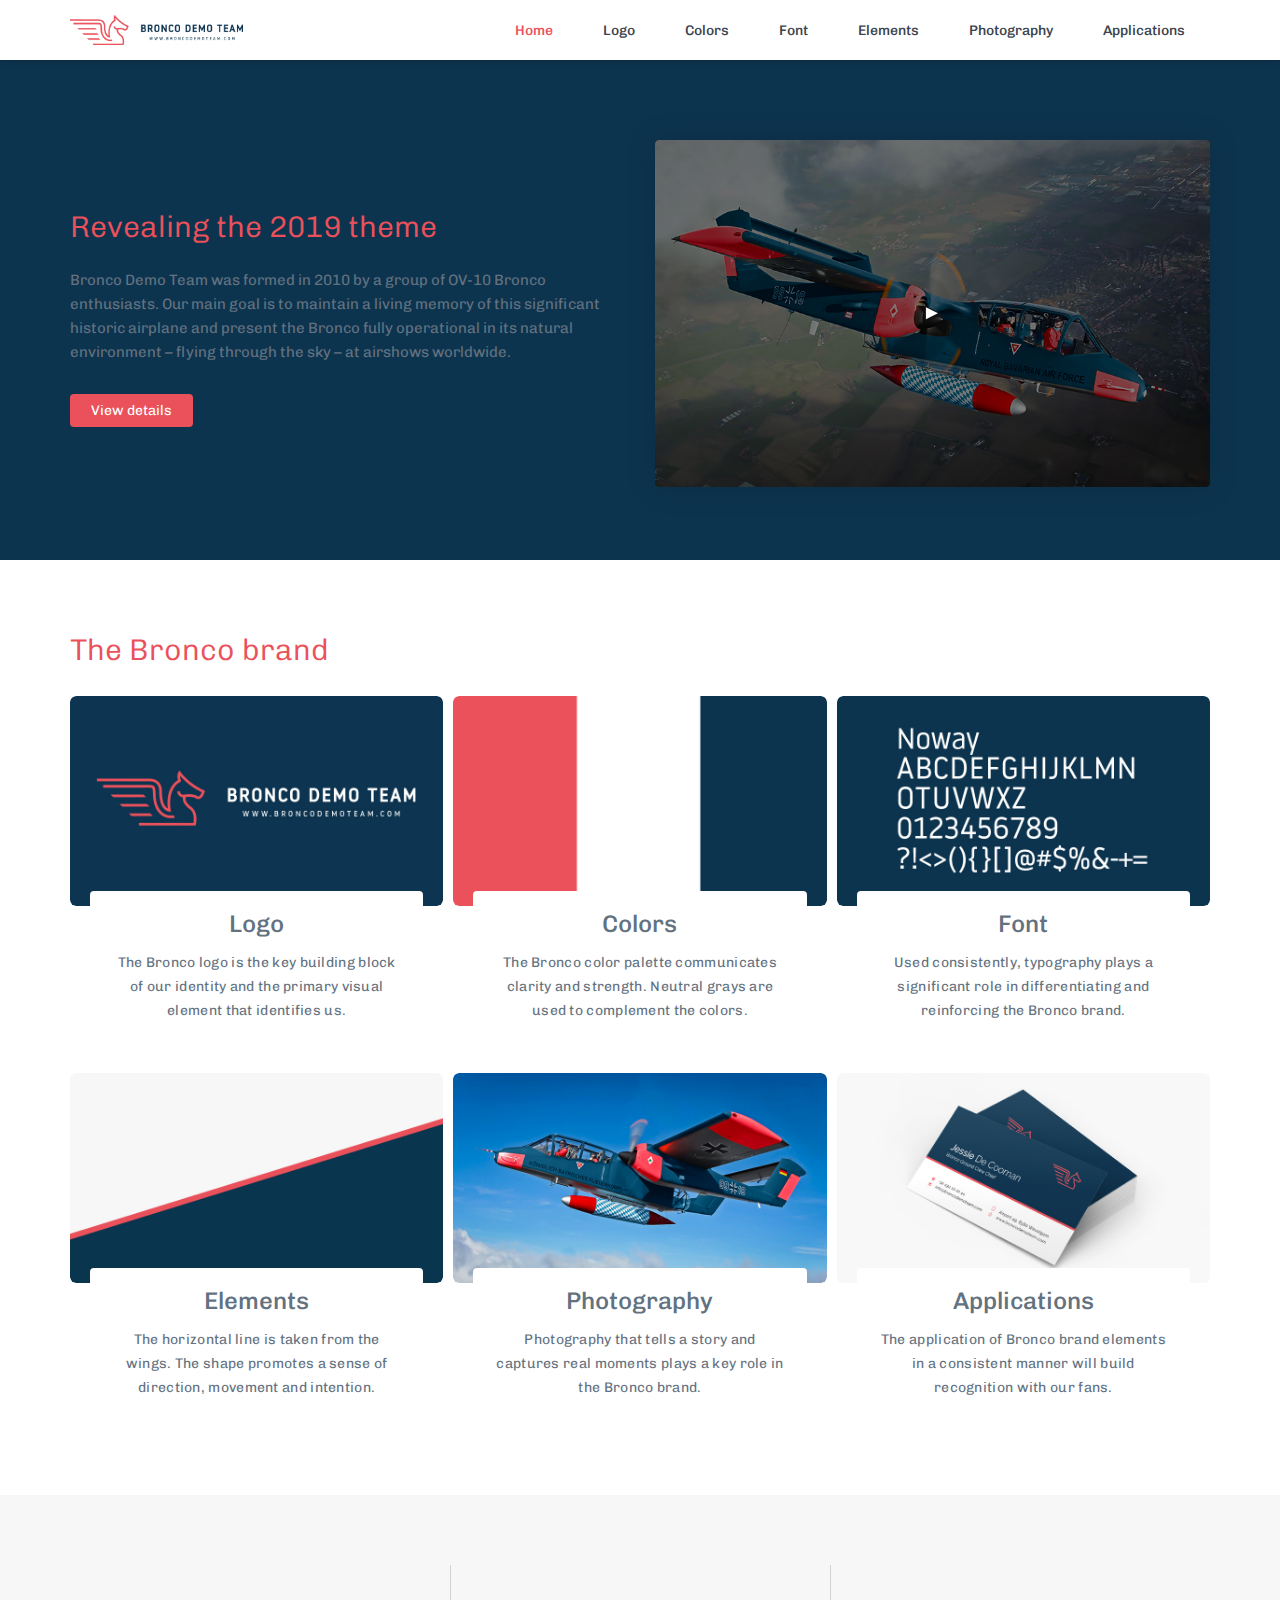
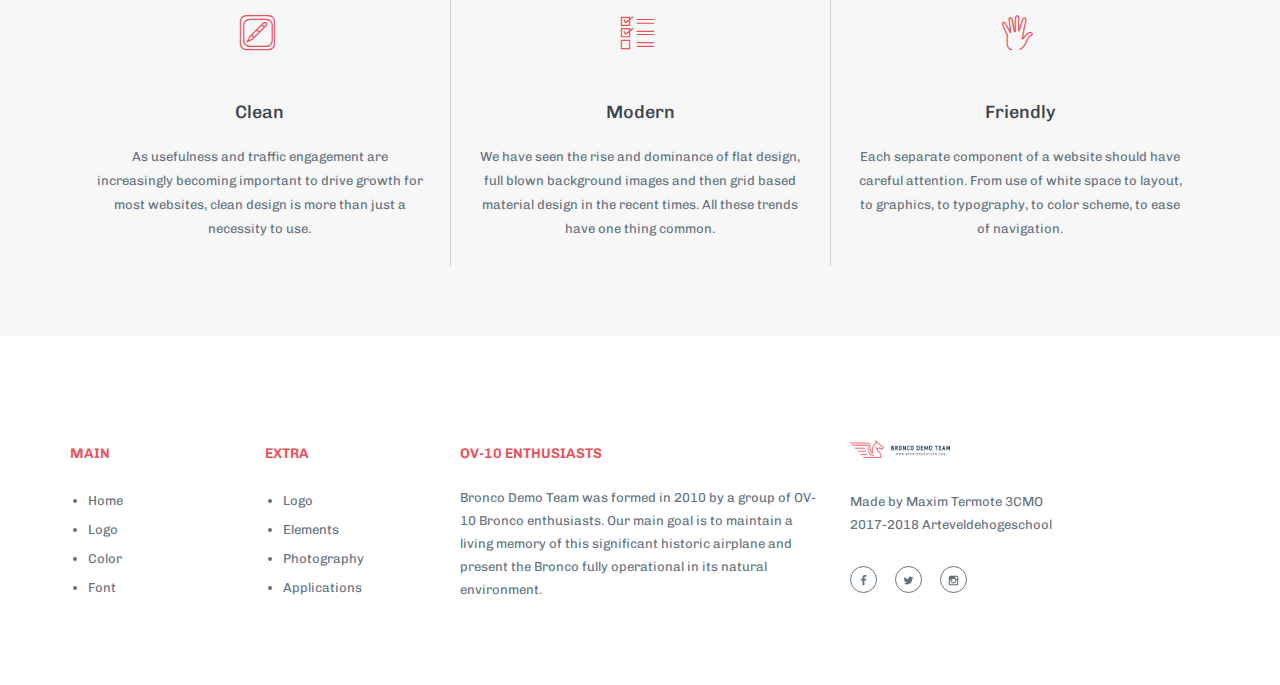
<file: index.html>
<!DOCTYPE html>
<html lang="en">
<head>
    <meta charset="utf-8">
    <meta http-equiv="X-UA-Compatible" content="IE=edge">
    <meta name="viewport" content="width=device-width, initial-scale=1">
    <title>Home</title>
    <meta name="description" content="Bronco Demo Team">
    <script src="scripts/jquery.min.js"></script>
    <link rel="stylesheet" href="scripts/bootstrap/css/bootstrap.css">
    <script src="scripts/script.js"></script>
    <link rel="stylesheet" href="css/style.css">
    <link rel="stylesheet" href="css/content-box.css">
    <link rel="stylesheet" href='scripts/magnific-popup.css'>
    <link rel="icon" href="images/favicon.png">
    <link rel="stylesheet" href="css/skin.css">
    
</head>
<body oncontextmenu="return false;">
    <div id="preloader"></div>
    <header class="fixed-top scroll-change" data-menu-anima="fade-in">
        <div class="navbar navbar-default mega-menu-fullwidth navbar-fixed-top" role="navigation">
            <div class="navbar navbar-main">
                <div class="container">
                    <div class="navbar-header">
						<button type="button" class="navbar-toggle">
                            <i class="fa fa-bars"></i>
                        </button>
                        <a class="navbar-brand" href="index.html">
                            <img class="logo-default" src="images/logo.png" alt="logo" />
                            <img class="logo-retina" src="images/logo.png" alt="logo" />
                        </a>
                    </div>
                    <div class="collapse navbar-collapse">
                        <div class="nav navbar-nav navbar-right">
                            <ul class="nav navbar-nav">
                                <li class="active">
                                    <a  href="index.html">Home</a>
								</li>
								<li>
                                    <a href="logo.html">Logo</a>
								</li>  
								<li>
                                    <a href="colors.html">Colors</a>
								</li>  
								<li>
                                    <a href="font.html">Font</a>
								</li>  
								<li>
                                    <a href="elements.html">Elements</a>
								</li>  
								<li>
                                    <a href="photography.html">Photography</a>
								</li>  
								<li>
                                    <a href="applications.html">Applications</a>
								</li>  
                            </ul>
                        </div>
                    </div>
                </div>
            </div>
        </div>
    </header>
 <div class="section-bg-image row-20" style="background-color: #0d344f">
	<hr class="space xs" />
        <div class="container content">
            <div class="row vertical-row">
                <div class="col-md-6">
                    <h4>Revealing the 2019 theme</h4>
                    <p>
                        Bronco Demo Team was formed in 2010 by a group of OV-10 Bronco enthusiasts. Our main goal is to maintain a living memory of this significant historic airplane and present the Bronco fully operational in its natural environment – flying through the sky – at airshows worldwide.
                    </p>
                    <hr class="space s" />
					<a href="applications.html"><button class="btn btn-sm" type="button">View details</button></a>
                </div>
                <div class="col-md-6" data-anima="fade-right">
                    <a class="img-box shadow-2 i-center" href="https://www.youtube.com/watch?v=8px9UxhQkfk" target="_blank">
                        <i class="im-play"></i>
                        <img src="images/video-poster.jpg">
                    </a>
                </div>
            </div>
        </div>
    </div>
    <div class="section-empty">
        <div class="container content">
            <h4>The Bronco brand</h4>
            <div class="maso-list menu-outer">
                <div class="maso-box row">
                    <div data-sort="1" class="maso-item col-md-4 cat1">
                        <div class="advs-box advs-box-top-icon-img">
                            <a class="img-box" href="logo.html">
                                <span><img src="images/home/1.jpg"></span>
                            </a>
                            <div class="advs-box-content">
                                <h3>Logo</h3>
                                <p>
                                    The Bronco logo is the key building block of our identity and the primary visual element that identifies us. 
                                </p>
                            </div>
                        </div>
                        <hr class="space s" />
                    </div>
                    <div data-sort="2" class="maso-item col-md-4 cat3 cat2">
                        <div class="advs-box advs-box-top-icon-img">
                            <a class="img-box" href="colors.html">
                                <span><img src="images/home/2.jpg"</span>
                            </a>
                            <div class="advs-box-content">
                                <h3>Colors</h3>
                                <p>
                                    The Bronco color palette communicates clarity and strength. Neutral grays are used to complement the colors.
                                </p>
                            </div>
                        </div>
                        <hr class="space s" />
                    </div>
                    <div data-sort="3" class="maso-item col-md-4 cat1 cat2">
                        <div class="advs-box advs-box-top-icon-img">
                            <a class="img-box" href="font.html">
                                <span><img src="images/home/3.jpg" alt=""></span>
                            </a>
                            <div class="advs-box-content">
                                <h3>Font</h3>
                                <p>
                                    Used consistently, typography plays a significant role in differentiating and reinforcing the Bronco brand.
                                </p>
                            </div>
                        </div>
                        <hr class="space s" />
                    </div>
                    <div data-sort="4" class="maso-item col-md-4 cat1 cat3">
                        <div class="advs-box advs-box-top-icon-img">
                            <a class="img-box" href="elements.html">
                                <span><img src="images/home/4.jpg"></span>
                            </a>
                            <div class="advs-box-content">
                                <h3>Elements</h3>
                                <p>
                                    The horizontal line is taken from the wings. The shape promotes a sense of direction, movement and intention. 
                                </p>
                            </div>
                        </div>
                    </div>
                    <div data-sort="5" class="maso-item col-md-4 cat1">
                        <div class="advs-box advs-box-top-icon-img">
                            <a class="img-box" href="photography.html">
                                <span><img src="images/home/5.jpg"></span>
                            </a>
                            <div class="advs-box-content">
                                <h3>Photography</h3>
                                <p>
                                   Photography that tells a story and captures real moments plays a key role in the Bronco brand. 
                                </p>
                            </div>
                        </div>
                    </div>
                    <div data-sort="6" class="maso-item col-md-4 cat3 cat2">
                        <div class="advs-box advs-box-top-icon-img">
                            <a class="img-box" href="applications.html">
                                <span><img src="images/home/6.jpg"></span>
                            </a>
                            <div class="advs-box-content">
                                <h3>Applications</h3>
                                <p>
                                    The application of Bronco brand elements in a consistent manner will build recognition with our fans.
                                </p>
                            </div>
                        </div>
                    </div>
                    <div class="clear"></div>
                </div>
            </div>
        </div>
    </div>
    <div class="section-bg-color">
        <div class="container content">
            <table class="grid-table border-table grid-table-sm-12">
                <tbody>
                    <tr>
                        <td>
                            <div class="advs-box advs-box-top-icon">
                                <i class="im-edit icon circle anima"></i>
                                <h3>Clean</h3>
                                <p>
                                    As usefulness and traffic engagement are increasingly becoming important to drive growth for most websites, clean design is more than just a necessity to use.
                                </p>
                            </div>
                        </td>
                        <td>
                            <div class="advs-box advs-box-top-icon">
                                <i class="im-check icon circle"></i>
                                <h3>Modern</h3>
                                <p>
                                    We have seen the rise and dominance of flat design, full blown background images and then grid based material design in the recent times. All these trends have one thing common.
                                </p>
                            </div>
                        </td>
                        <td>
                            <div class="advs-box advs-box-top-icon">
                                <i class="im-hand icon circle"></i>
                                <h3>Friendly</h3>
                                <p>
                                    Each separate component of a website should have careful attention. From use of white space to layout, to graphics, to typography, to color scheme, to ease of navigation.
                                </p>
                            </div>
                        </td>
                    </tr>
                </tbody>
            </table>
        </div>
    </div>
    <hr class="space m" />
    <i class="scroll-top scroll-top-mobile fa fa-sort-asc"></i>
    <footer class="footer-base">
        <div class="content">
            <div class="container">
                <div class="row">
                    <div class="col-md-4 footer-left text-left">
                        <div class="row">
                            <div class="col-md-6">
                                <h3>Main</h3>
                                <ul class="ul-dots text-s">
                                    <li><a href="index.html">Home</a></li>
                                    <li><a href="logo.html">Logo</a></li>
                                    <li><a href="colors.html">Color</a></li>
                                    <li><a href="font.html">Font</a></li>
                                </ul>
                            </div>
                            <div class="col-md-6">
                                <h3>Extra</h3>
                                <ul class="ul-dots text-s">
                                    <li><a href="logo.html">Logo</a></li>
                                    <li><a href="elements.html">Elements</a></li>
                                    <li><a href="photography.html">Photography</a></li>
                                    <li><a href="applications.html">Applications</a></li>
                                </ul>
                            </div>
                        </div>
                    </div>
                    <div class="col-md-4 footer-center text-left">
                        <h3>OV-10 Enthusiasts</h3>
                        <p class="text-s">
                            Bronco Demo Team was formed in 2010 by a group of OV-10 Bronco enthusiasts. Our main goal is to maintain a living memory of this significant historic airplane and present the Bronco fully operational in its natural environment.
                        </p>
                    </div>
                    <div class="col-md-4 footer-right text-left">
                        <img width="100" src="images/logo.png"/>
                        <hr class="space m" />
                        <div class="tag-row text-s">
                            <span>Made by Maxim Termote 3CMO<br>2017-2018 <a href="https://www.arteveldehogeschool.be/">Arteveldehogeschool</a></span>
                        </div>
                        <hr class="space m" />
                        <div class="btn-group social-group btn-group-icons">
                            <a target="_blank" href="https://www.facebook.com/broncodemoteam" data-social="share-facebook">
                                <i class="fa fa-facebook text-xs circle"></i>
                            </a>
                            <a target="_blank" href="https://twitter.com/broncodemoteam" data-social="share-twitter">
                                <i class="fa fa-twitter text-xs circle"></i>
                            </a>
                            <a target="_blank" href="https://www.instagram.com/broncodemoteam" data-social="share-instagram">
                                <i class="fa fa-instagram text-xs circle"></i>
                            </a>
                        </div>
                    </div>
                </div>
            </div>
        </div>
        <link rel="stylesheet" href="scripts/iconsmind/line-icons.min.css">
        <script type="text/javascript" async src="scripts/jquery.magnific-popup.min.js"></script>
    </footer>
</body>
</html>
</file>
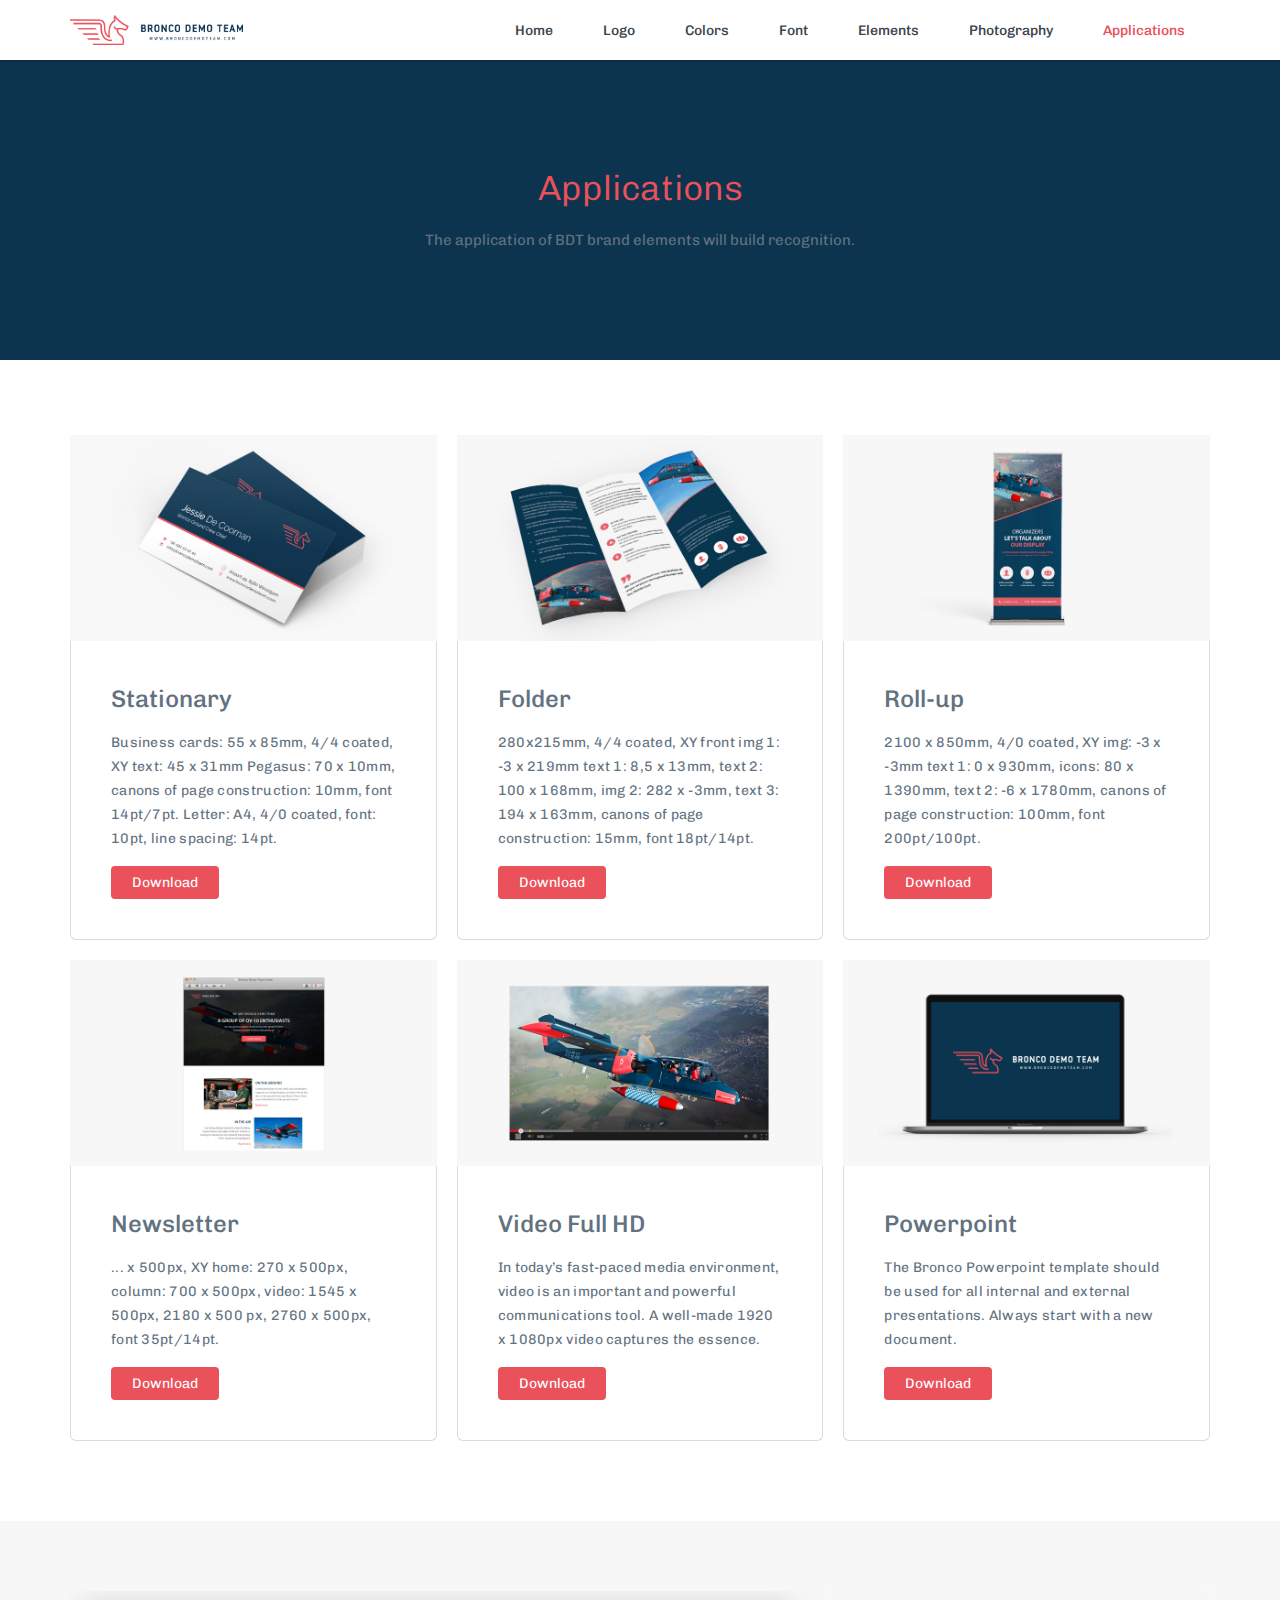
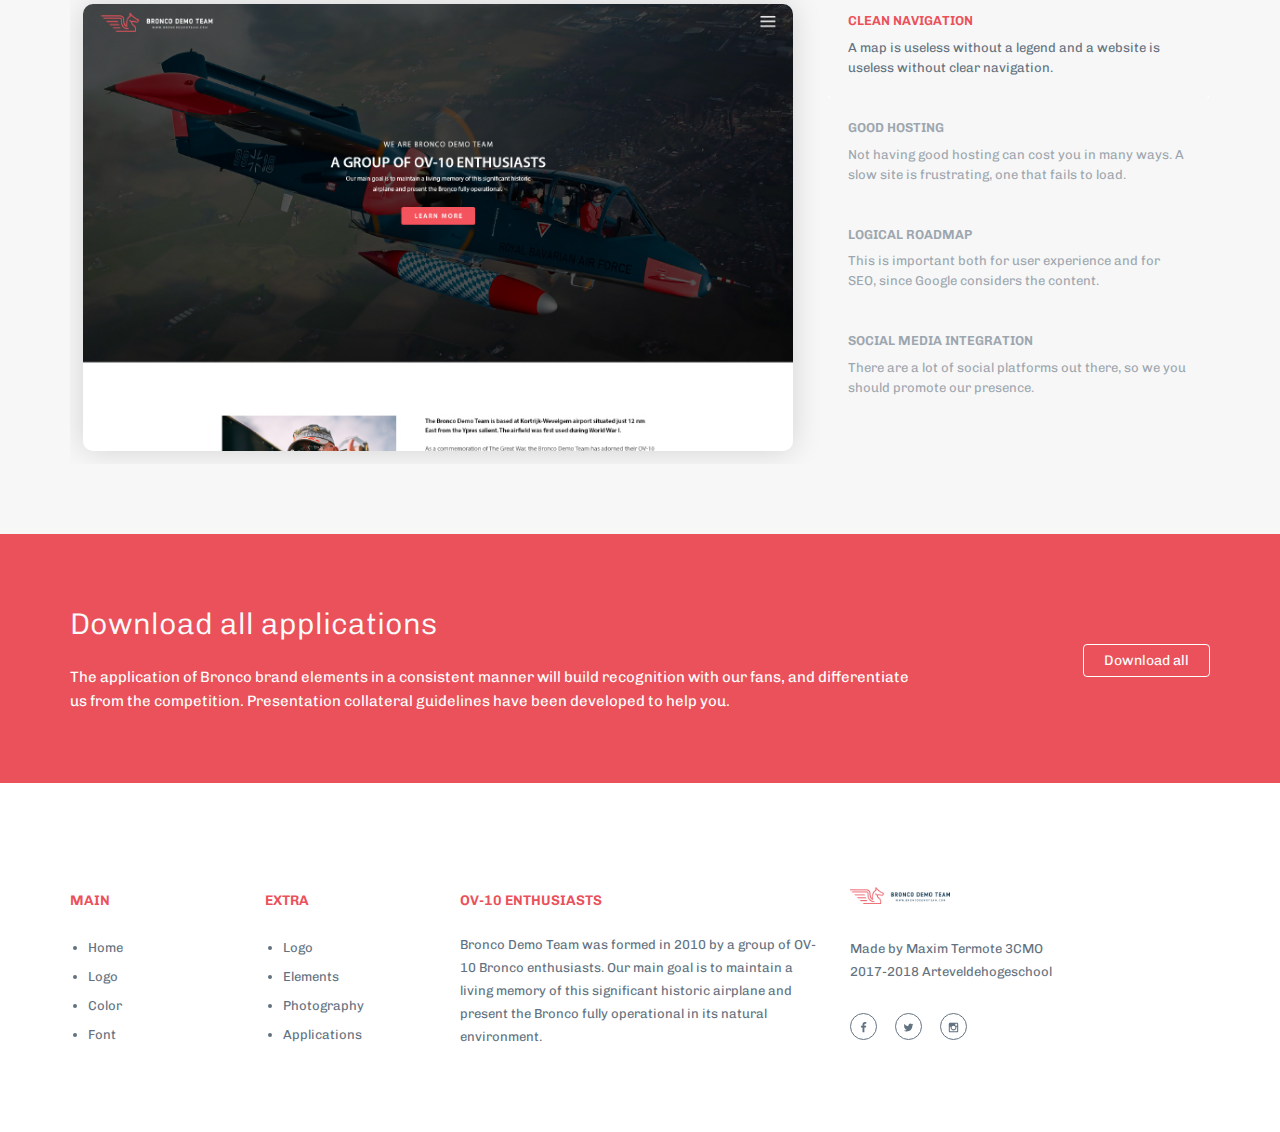
<file: applications.html>
<!DOCTYPE html>
<html lang="en">
<head>
    <meta charset="utf-8">
    <meta http-equiv="X-UA-Compatible" content="IE=edge">
    <meta name="viewport" content="width=device-width, initial-scale=1">
    <title>Applications</title>
    <meta name="description" content="Bronco Demo Team">
    <script src="scripts/jquery.min.js "></script>
    <link rel="stylesheet" href="scripts/bootstrap/css/bootstrap.css">
    <script src="scripts/script.js"></script>
    <link rel="stylesheet" href="css/style.css">
    <link rel="stylesheet" href='css/components.css'>
    <link rel="stylesheet" href='css/content-box.css'>
    <link rel="icon" href="images/favicon.png">
    <link rel="stylesheet" href="css/skin.css">
</head>
<body oncontextmenu="return false;">
    <div id="preloader"></div>
    <header class="fixed-top scroll-change" data-menu-anima="fade-in">
        <div class="navbar navbar-default mega-menu-fullwidth navbar-fixed-top" role="navigation">
            <div class="navbar navbar-main">
                <div class="container">
                    <div class="navbar-header">
						<button type="button" class="navbar-toggle">
                            <i class="fa fa-bars"></i>
                        </button>
                        <a class="navbar-brand" href="index.html">
                            <img class="logo-default" src="images/logo.png" alt="logo" />
                            <img class="logo-retina" src="images/logo.png" alt="logo" />
                        </a>
                    </div>
                    <div class="collapse navbar-collapse">
                        <div class="nav navbar-nav navbar-right">
                            <ul class="nav navbar-nav">
                                <li>
                                    <a  href="index.html">Home</a>
								</li>
								<li>
                                    <a href="logo.html">Logo</a>
								</li>  
								<li>
                                    <a href="colors.html">Colors</a>
								</li>  
								<li>
                                    <a href="font.html">Font</a>
								</li>  
								<li>
                                    <a href="elements.html">Elements</a>
								</li>  
								<li>
                                    <a href="photography.html">Photography</a>
								</li>  
								<li class="active">
                                    <a href="applications.html">Applications</a>
								</li>  
                            </ul>
                        </div>
                    </div>
                </div>
            </div>
        </div>
    </header>
  	<div class="header-title ken-burn" data-parallax="scroll" data-position="top" style="background-color: #0d344f; color: undefined;">
        <div class="container">
            <div class="title-base">
                <h1>Applications</h1>
                <p>The application of BDT brand elements will build recognition.</p>
            </div>
        </div>
    </div>
    <div class="section-empty">
        <div class="container content">
            <div class="grid-list columns-list list-sm-6">
                <div class="grid-box row">
                    <div class="grid-item col-md-4">
                        <div class="advs-box advs-box-multiple boxed-inverse" data-trigger="hover">
                            <img class="anima" src="images/home/6.jpg"/>
                            <div class="advs-box-content">
                                <h3>Stationary</h3>
                                <p>
                                    Business cards:  55 x 85mm, 4/4 coated, XY text: 45 x 31mm Pegasus: 70 x 10mm, canons of page construction: 10mm, font 14pt/7pt. Letter: A4, 4/0 coated, font: 10pt, line spacing: 14pt.
                                </p>
                                <a href="downloads/Letter.zip" download><button class="btn btn-sm " type="button">Download</button></a>
                            </div>
                        </div> 
                    </div>
                    <div class="grid-item col-md-4">
                        <div class="advs-box advs-box-multiple boxed-inverse" data-trigger="hover">
                            <img class="anima" src="images/home/8.jpg"/>
                            <div class="advs-box-content">
                                <h3>Folder</h3>
                                <p>
                                     280x215mm, 4/4 coated, XY front img 1: -3 x 219mm text 1: 8,5 x 13mm, text 2: 100 x 168mm, img 2: 282 x -3mm, text 3: 194 x 163mm, canons of page construction: 15mm, font 18pt/14pt.
                                </p>
                                <a href="downloads/Folder.zip" download><button class="btn btn-sm " type="button">Download</button></a>
                            </div>
                        </div>
                    </div>
                    <div class="grid-item col-md-4">
                        <div class="advs-box advs-box-multiple boxed-inverse" data-trigger="hover">
                            <img class="anima" src="images/home/9.jpg"/>
                            <div class="advs-box-content">
                                <h3>Roll-up</h3>
                                <p>
                                    2100 x 850mm, 4/0 coated, XY img: -3 x -3mm text 1: 0 x 930mm, icons: 80 x 1390mm, text 2: -6 x 1780mm, canons of page construction: 100mm, font 200pt/100pt.
                                </p>
                                <a href="downloads/Roll-up.zip" download><button class="btn btn-sm " type="button">Download</button></a>
                            </div>
                        </div>
                    </div>
                    <div class="grid-item col-md-4">
                        <div class="advs-box advs-box-multiple boxed-inverse" data-trigger="hover">
                            <img class="anima" src="images/home/10.jpg" />
                            <div class="advs-box-content">
                                <h3>Newsletter</h3>
                                <p>
                                    ... x 500px, XY home: 270 x 500px, column: 700 x 500px, video: 1545 x 500px, 2180 x 500 px, 2760 x 500px, font 35pt/14pt.
                                </p>
                                <a href="downloads/Newsletter.zip" download><button class="btn btn-sm " type="button">Download</button></a>
                            </div>
                        </div>
                    </div>
                    <div class="grid-item col-md-4">
                        <div class="advs-box advs-box-multiple boxed-inverse" data-trigger="hover">
                            <img class="anima" src="images/home/11.jpg" />
                            <div class="advs-box-content">
                                <h3>Video Full HD</h3>
                                <p>
                                    In today’s fast-paced media environment, video is an important and powerful communications tool. A well-made 1920 x 1080px video captures the essence.
                                </p>
                                <a href="downloads/Trailer.zip" download><button class="btn btn-sm " type="button">Download</button></a>
                            </div>
                        </div>
                    </div>
                 
                    <div class="grid-item col-md-4">
                        <div class="advs-box advs-box-multiple boxed-inverse" data-trigger="hover">
                            <img class="anima" src="images/home/12.jpg" />
                            <div class="advs-box-content">
                                <h3>Powerpoint</h3>
                                <p>
                                 The Bronco Powerpoint template should be used for all internal and external presentations. Always start with a new document.
                                </p>
                                <a href="downloads/Powerpoint.zip" download><button class="btn btn-sm " type="button">Download</button></a>
                            </div>
                        </div>
                    </div>
                    <div class="clear"></div>
                </div>
            </div>
        </div>
    </div>
    <div class="section-bg-color">
        <div class="container content">
            <div class="tab-box right" data-tab-anima="fade-right">
                <div class="panel-box col-md-8">
                    <div class="panel active">
                        <img class="shadow-2" src="images/appl/1.jpg" />
                    </div>
                    <div class="panel">
                        <img class="shadow-2" src="images/appl/2.jpg" />
                    </div>
                    <div class="panel">
                        <img class="shadow-2" src="images/appl/3.jpg" />
                    </div>
                    <div class="panel">
                        <img class="shadow-2" src="images/appl/4.jpg" />
                    </div>
                </div>
                <ul class="nav nav-tabs col-md-4">
                    <li class="active"><a>Clean Navigation<span>A map is useless without a legend and a website is useless without clear navigation.</span></a></li>
                    <li><a>Good Hosting<span>Not having good hosting can cost you in many ways. A slow site is frustrating, one that fails to load.</span></a></li>
                    <li><a>Logical Roadmap<span>This is important both for user experience and for SEO, since Google considers the content.</span></a></li>
                    <li><a>Social Media Integration<span>There are a lot of social platforms out there, so we you should promote our presence.</span></a></li>
                </ul>
            </div>
        </div>
    </div>
    <div class="section-bg-color bg-color white">
        <div class="container content">
            <div class="row">
                <div class="col-md-9">
                    <h4>Download all applications</h4>
                    <p>
                       The application of Bronco brand elements in a consistent manner will build recognition with our fans, and differentiate us from the competition. Presentation collateral guidelines have been developed to help you.
                    </p>
                </div>
                <div class="col-md-3 text-right">
                    <hr class="space m" />
                    <hr class="space xs" />
                    <a href="downloads/Applications.zip" download class="btn-border btn btn-sm">Download all</a>
                </div>
            </div>
        </div>
    </div>
    <hr class="space m" />
    <i class="scroll-top scroll-top-mobile fa fa-sort-asc"></i>
    <footer class="footer-base">
        <div class="content">
            <div class="container">
                <div class="row">
                    <div class="col-md-4 footer-left text-left">
                        <div class="row">
                            <div class="col-md-6">
                                <h3>Main</h3>
                                <ul class="ul-dots text-s">
                                    <li><a href="index.html">Home</a></li>
                                    <li><a href="logo.html">Logo</a></li>
                                    <li><a href="colors.html">Color</a></li>
                                    <li><a href="font.html">Font</a></li>
                                </ul>
                            </div>
                            <div class="col-md-6">
                                <h3>Extra</h3>
                                <ul class="ul-dots text-s">
                                    <li><a href="logo.html">Logo</a></li>
                                    <li><a href="elements.html">Elements</a></li>
                                    <li><a href="photography.html">Photography</a></li>
                                    <li><a href="applications.html">Applications</a></li>
                                </ul>
                            </div>
                        </div>
                    </div>
                    <div class="col-md-4 footer-center text-left">
                        <h3>OV-10 Enthusiasts</h3>
                        <p class="text-s">
                            Bronco Demo Team was formed in 2010 by a group of OV-10 Bronco enthusiasts. Our main goal is to maintain a living memory of this significant historic airplane and present the Bronco fully operational in its natural environment.
                        </p>
                    </div>
                    <div class="col-md-4 footer-right text-left">
                        <img width="100" src="images/logo.png" alt="" />
                        <hr class="space m" />
                        <div class="tag-row text-s">
                            <span>Made by Maxim Termote 3CMO<br>2017-2018 <a href="https://www.arteveldehogeschool.be/">Arteveldehogeschool</a></span>
                        </div>
                        <hr class="space m" />
                        <div class="btn-group social-group btn-group-icons">
                            <a target="_blank" href="https://www.facebook.com/broncodemoteam" data-social="share-facebook">
                                <i class="fa fa-facebook text-xs circle"></i>
                            </a>
                            <a target="_blank" href="https://twitter.com/broncodemoteam" data-social="share-twitter">
                                <i class="fa fa-twitter text-xs circle"></i>
                            </a>
                            <a target="_blank" href="https://www.instagram.com/broncodemoteam" data-social="share-instagram">
                                <i class="fa fa-instagram text-xs circle"></i>
                            </a>
                        </div>
                    </div>
                </div>
            </div>
        </div>
        <link rel="stylesheet" href="scripts/iconsmind/line-icons.min.css">
        <script src='scripts/jquery.tab-accordion.js'></script>
    </footer>
</body>
</html>
</file>
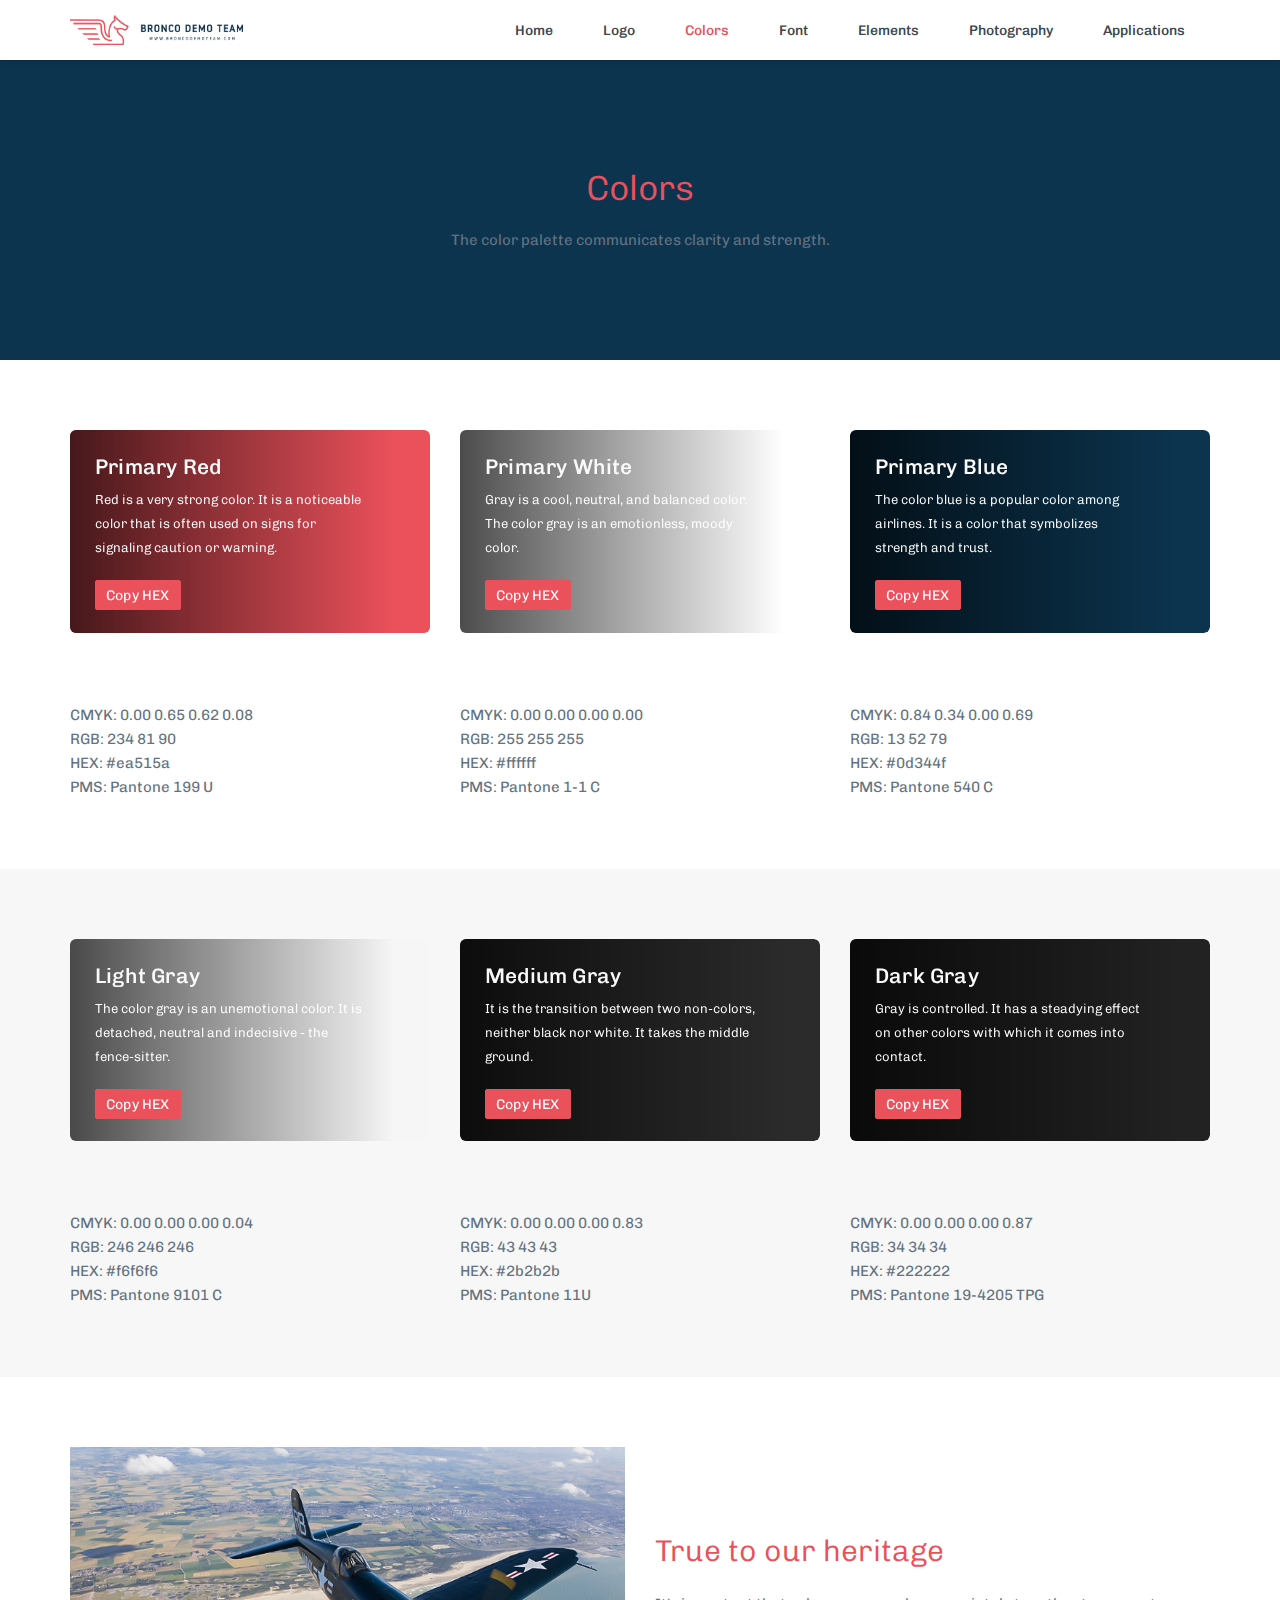
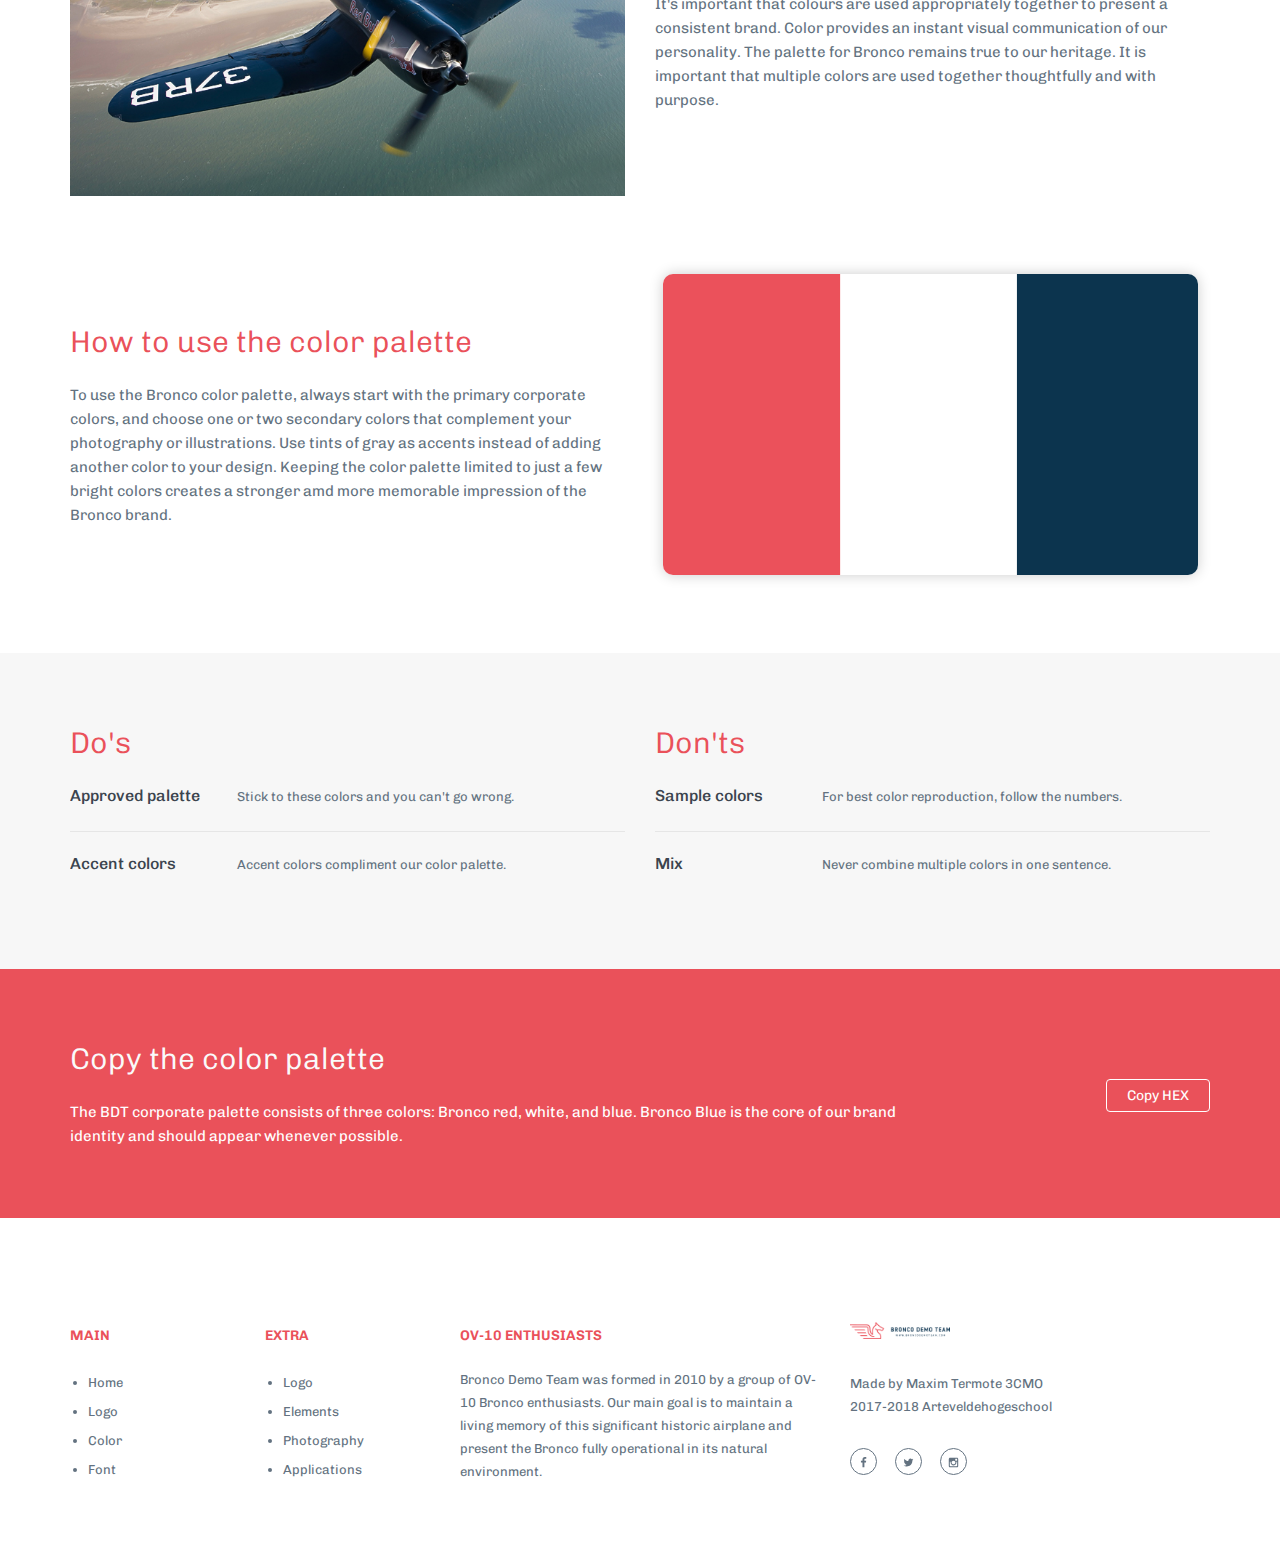
<file: colors.html>
<!DOCTYPE html>
<html lang="en">
<head>
    <meta charset="utf-8">
    <meta http-equiv="X-UA-Compatible" content="IE=edge">
    <meta name="viewport" content="width=device-width, initial-scale=1">
    <title>Colors</title>
    <meta name="description" content="Bronco Demo Team">
    <script src="scripts/jquery.min.js"></script>
    <link rel="stylesheet" href="scripts/bootstrap/css/bootstrap.css">
    <script src="scripts/script.js"></script>
    <link rel="stylesheet" href="css/style.css">
    <link rel="stylesheet" href="css/image-box.css">
    <link rel="icon" href="images/favicon.png">
    <link rel="stylesheet" href="css/skin.css">
</head>
<body oncontextmenu="return false;">
    <div id="preloader"></div>
    <header class="fixed-top scroll-change" data-menu-anima="fade-in">
        <div class="navbar navbar-default mega-menu-fullwidth navbar-fixed-top" role="navigation">
            <div class="navbar navbar-main">
                <div class="container">
                    <div class="navbar-header">
						<button type="button" class="navbar-toggle">
                            <i class="fa fa-bars"></i>
                        </button>
                        <a class="navbar-brand" href="index.html">
                            <img class="logo-default" src="images/logo.png" alt="logo" />
                            <img class="logo-retina" src="images/logo.png" alt="logo" />
                        </a>
                    </div>
                    <div class="collapse navbar-collapse">
                        <div class="nav navbar-nav navbar-right">
                            <ul class="nav navbar-nav">
                                <li>
                                    <a  href="index.html">Home</a>
								</li>
								<li>
                                    <a href="logo.html">Logo</a>
								</li>  
								<li class="active">
                                    <a href="colors.html">Colors</a>
								</li>  
								<li>
                                    <a href="font.html">Font</a>
								</li>  
								<li>
                                    <a href="elements.html">Elements</a>
								</li>  
								<li>
                                    <a href="photography.html">Photography</a>
								</li>  
								<li>
                                    <a href="applications.html">Applications</a>
								</li>  
                            </ul>
                        </div>
                    </div>
                </div>
            </div>
        </div>
    </header>
    <div class="header-title ken-burn" data-parallax="scroll" data-position="top" style="background-color: #0d344f; color: undefined;">
        <div class="container">
            <div class="title-base">
                <h1>Colors</h1>
                <p>The color palette communicates clarity and strength.</p>
            </div>
        </div>
    </div>
    <div class="section-empty section-item">
        <div class="container content">
            <div class="row">
                <div class="col-md-4 col-sm-12">
                    <div class="img-box adv-img adv-img-side-content i-top-right white">
                            <img src="images/color/1.jpg"/>
                        <div class="caption">
                            <h2>Primary Red</h2>
                            <p>
                                Red is a very strong color. It is a noticeable color that is often used on signs for signaling caution or warning.
                            </p>
                           <a class="anima-button circle-button btn btn-xs white" href="http://www.color-hex.com/color/ea515a" target="_blank"><i class="im-right"></i>Copy HEX</a>
                        </div>
                    </div>
                </div>
                <div class="col-md-4 col-sm-12">
                    <div class="img-box adv-img adv-img-side-content i-top-right white"data-trigger="hover">
                        <i class="fa fa-camera-retro"></i>
                        <a class="img-box anima-scale-up">
                            <img src="images/color/2.jpg"/>
                        </a>
                        <div class="caption">
                            <h2>Primary White</h2>
                            <p>
                                Gray is a cool, neutral, and balanced color. The color gray is an emotionless, moody color.
                            </p>
                            <a class="anima-button circle-button btn btn-xs white" href="http://www.color-hex.com/color/ffffff" target="_blank"><i class="im-right"></i>Copy HEX</a>
                        </div>
                    </div>
                </div>
                <div class="col-md-4 col-sm-12">
                    <div class="img-box adv-img adv-img-side-content i-top-right white"data-trigger="hover">
                        <i class="fa fa-camera-retro"></i>
                        <a class="img-box anima-scale-up">
                            <img src="images/color/3.jpg"/>
                        </a>
                        <div class="caption">
							<h2>Primary Blue</h2>
                            <p>
                                The color blue is a popular color among airlines. It is a color that symbolizes strength and trust. 
                            </p>
                            <a class="anima-button circle-button btn btn-xs white" href="http://www.color-hex.com/color/0d344f" target="_blank"><i class="im-right"></i>Copy HEX</a>
                        </div>
                    </div>
                </div>
            </div>
            <hr class="space" />
            <div class="row ">
                <div class="col-md-4 col-sm-12">
                    <p>
                        CMYK: 0.00 0.65 0.62 0.08 <br>  RGB: 234 81 90 <br> HEX: #ea515a <br> PMS: Pantone 199 U
                    </p>
                </div>
                <div class="col-md-4 col-sm-12">
                    <p>
                        CMYK: 0.00 0.00 0.00 0.00 <br>  RGB: 255 255 255 <br> HEX: #ffffff <br> PMS: Pantone 1-1 C
                    </p>
                </div>
                <div class="col-md-4 col-sm-12">
                    <p>
                        CMYK: 0.84 0.34 0.00 0.69<br>  RGB: 13 52 79<br> HEX: #0d344f <br> PMS: Pantone 540 C
                    </p>
                </div>
            </div>
        </div>
    </div>
    <div class="section-bg-color section-item">
        <div class="container content">
            <div class="row">
                <div class="col-md-4 col-sm-12">
                    <div class="img-box adv-img adv-img-side-content i-top-right white" data-trigger="hover">
                        <i class="fa fa-camera-retro"></i>
                        <a class="img-box anima-scale-up">
                            <img src="images/color/4.jpg"/>
                        </a>
                        <div class="caption">
                            <h2>Light Gray</h2>
                            <p>
                                The color gray is an unemotional color. It is detached, neutral and indecisive - the fence-sitter.

                            </p>
                            <a class="anima-button circle-button btn btn-xs white" href="http://www.color-hex.com/color/f6f6f6" target="_blank"><i class="im-right"></i>Copy HEX</a>
                        </div>
                    </div>
                </div>
                <div class="col-md-4 col-sm-12">
                    <div class="img-box adv-img adv-img-side-content i-top-right white" data-trigger="hover">
                        <i class="fa fa-camera-retro"></i>
                        <a class="img-box anima-scale-up">
                            <img src="images/color/5.jpg"/>
                        </a>
                        <div class="caption">
                            <h2>Medium Gray</h2>
                            <p>
								It is the transition between two non-colors, neither black nor white. It takes the middle ground.
                            </p>
                            <a class="anima-button circle-button btn btn-xs white" href="http://www.color-hex.com/color/2b2b2b" target="_blank"><i class="im-right"></i>Copy HEX</a>
                        </div>
                    </div>
                </div>
                <div class="col-md-4 col-sm-12">
                    <div class="img-box adv-img adv-img-side-content i-top-right white" data-trigger="hover">
                        <i class="fa fa-camera-retro"></i>
                        <a class="img-box anima-scale-up">
                            <img src="images/color/6.jpg"/>
                        </a>
                        <div class="caption">
                            <h2>Dark Gray</h2>
                            <p>
                                Gray is controlled. It has a steadying effect on other colors with which it comes into contact.
                            </p>
                            <a class="anima-button circle-button btn btn-xs white" href="http://www.color-hex.com/color/222222" target="_blank"><i class="im-right"></i>Copy HEX</a>
                        </div>
                    </div>
                </div>
            </div>
            <hr class="space" />
            <div class="row ">
                <div class="col-md-4 col-sm-12">
                    <p>
                        CMYK: 0.00 0.00 0.00 0.04 <br>  RGB: 246 246 246 <br> HEX: #f6f6f6 <br> PMS: Pantone 9101 C
                    </p>
                </div>
                <div class="col-md-4 col-sm-12">
                    <p>
                        CMYK: 0.00 0.00 0.00 0.83 <br>  RGB: 43 43 43 <br> HEX: #2b2b2b <br> PMS: Pantone 11U
                    </p>
                </div>
                <div class="col-md-4 col-sm-12">
                    <p>
                        CMYK: 0.00 0.00 0.00 0.87<br>  RGB: 34 34 34 <br> HEX: #222222 <br> PMS: Pantone 19-4205 TPG
                    </p>
                </div>
            </div>
        </div>
    </div>
    <div class="section-empty">
        <div class="container content">
            <div class="row vertical-row">
                <div class="col-md-6">
                    <img src="images/color/7.jpg"/>
                </div>
                <div class="col-md-6">
                    <h4>True to our heritage</h4>
                    <p>
                       It's important that colours are used appropriately together to present a consistent brand. Color provides an instant visual communication of our personality. The palette for Bronco remains true to our heritage. It is important that multiple colors are used together thoughtfully and with purpose.
                    </p>
                </div>
            </div>
            <hr class="space" />
            <div class="row vertical-row">
                <div class="col-md-6">
					<h4>How to use the color palette</h4>
                    <p>
                        To use the Bronco color palette, always start with the primary corporate colors, and choose one or two secondary colors that complement your photography or illustrations.
						Use tints of gray as accents instead of adding another color to your design. Keeping the color palette limited to just a few bright colors creates a stronger amd more memorable impression of the Bronco brand. 
                    </p>
                </div>
                <div class="col-md-6 col-sm-12">
                    <img class="shadow-1" src="images/home/2.jpg">
                </div>
            </div>
        </div>
    </div>
    <div class="section-bg-color section-item">
        <div class="container content">
            <div class="row">
                <div class="col-md-6">
                    <h4>Do's</h4>
                    <div class="list-items list-items-justified">
                        <div class="list-item">
                            <div class="row">
                                <div class="col-md-9">
                                    <h3>Approved palette</h3>
                                    <p>
                                        Stick to these colors and you can't go wrong.
                                    </p>
                                </div>
                                <div class="col-md-3">
                                    <span></span>
                                </div>
                            </div>
                        </div>
                        <div class="list-item">
                            <div class="row">
                                <div class="col-md-9">
                                    <h3>Accent colors</h3>
                                    <p>
                                        Accent colors compliment our color palette.
                                    </p>
                                </div>
                                <div class="col-md-3">
                                    <span></span>
                                </div>
                            </div>
                        </div>
                    </div>
                </div>
                <div class="col-md-6">
                    <h4>Don'ts</h4>
                    <div class="list-items list-items-justified">
                        <div class="list-item">
                            <div class="row">
                                <div class="col-md-9">
                                    <h3>Sample colors</h3>
                                    <p>
                                        For best color reproduction, follow the numbers.
                                    </p>
                                </div>
                                <div class="col-md-3">
                                    <span></span>
                                </div>
                            </div>
                        </div>
                        <div class="list-item">
                            <div class="row">
                                <div class="col-md-9">
                                    <h3>Mix</h3>
                                    <p>
                                        Never combine multiple colors in one sentence.
                                    </p>
                                </div>
                                <div class="col-md-3">
                                    <span></span>
                                </div>
                            </div>
                        </div>
                    </div>
                </div>
            </div>
        </div>
    </div>   
    <div class="section-bg-color bg-color white">
        <div class="container content">
            <div class="row">
                <div class="col-md-9">
                    <h4>Copy the color palette</h4>
                    <p>
                        The BDT corporate palette consists of three colors: Bronco red, white, and blue. Bronco Blue is the core of our brand identity and should appear whenever possible.
                    </p>
                </div>
                <div class="col-md-3 text-right">
                    <hr class="space m" />
                    <hr class="space xs" />
                    <a href="http://www.color-hex.com/color/ea515a" target="_blank" class="btn-border btn btn-sm">Copy HEX</a>
                </div>
            </div>
        </div>
    </div>
    <hr class="space m" />
    <i class="scroll-top scroll-top-mobile fa fa-sort-asc"></i>
    <footer class="footer-base">
        <div class="content">
            <div class="container">
                <div class="row">
                    <div class="col-md-4 footer-left text-left">
                        <div class="row">
                            <div class="col-md-6">
                                <h3>Main</h3>
                                <ul class="ul-dots text-s">
                                    <li><a href="index.html">Home</a></li>
                                    <li><a href="logo.html">Logo</a></li>
                                    <li><a href="colors.html">Color</a></li>
                                    <li><a href="font.html">Font</a></li>
                                </ul>
                            </div>
                            <div class="col-md-6">
                                <h3>Extra</h3>
                                <ul class="ul-dots text-s">
                                    <li><a href="logo.html">Logo</a></li>
                                    <li><a href="elements.html">Elements</a></li>
                                    <li><a href="photography.html">Photography</a></li>
                                    <li><a href="applications.html">Applications</a></li>
                                </ul>
                            </div>
                        </div>
                    </div>
                    <div class="col-md-4 footer-center text-left">
                        <h3>OV-10 Enthusiasts</h3>
                        <p class="text-s">
                            Bronco Demo Team was formed in 2010 by a group of OV-10 Bronco enthusiasts. Our main goal is to maintain a living memory of this significant historic airplane and present the Bronco fully operational in its natural environment.
                        </p>
                    </div>
                    <div class="col-md-4 footer-right text-left">
                        <img width="100" src="images/logo.png" alt="" />
                        <hr class="space m" />
                        <div class="tag-row text-s">
                            <span>Made by Maxim Termote 3CMO<br>2017-2018 <a href="https://www.arteveldehogeschool.be/">Arteveldehogeschool</a></span>
                        </div>
                        <hr class="space m" />
                        <div class="btn-group social-group btn-group-icons">
                            <a target="_blank" href="https://www.facebook.com/broncodemoteam" data-social="share-facebook">
                                <i class="fa fa-facebook text-xs circle"></i>
                            </a>
                            <a target="_blank" href="https://twitter.com/broncodemoteam" data-social="share-twitter">
                                <i class="fa fa-twitter text-xs circle"></i>
                            </a>
                            <a target="_blank" href="https://www.instagram.com/broncodemoteam" data-social="share-instagram">
                                <i class="fa fa-instagram text-xs circle"></i>
                            </a>
                        </div>
                    </div>
                </div>
            </div>
        </div>
        <link rel="stylesheet" href="scripts/iconsmind/line-icons.min.css">
    </footer>
</body>
</html>
</file>
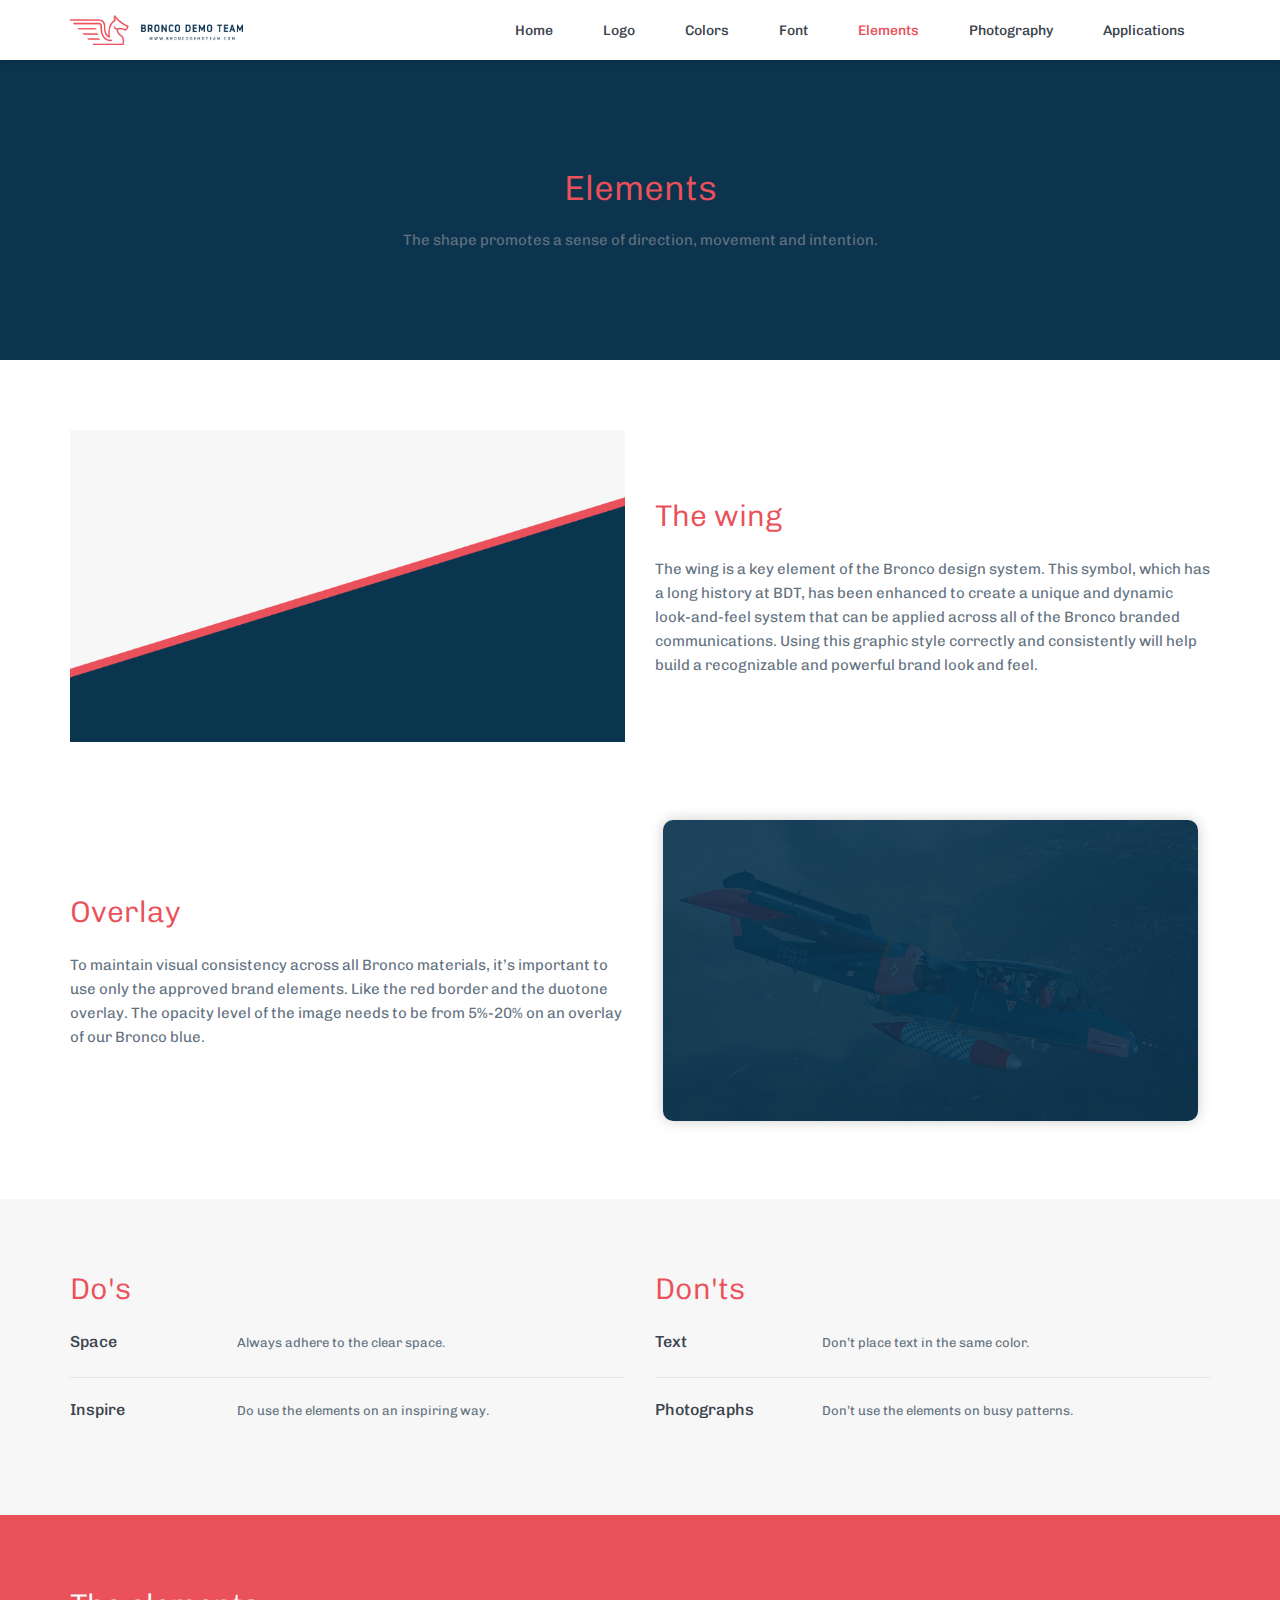
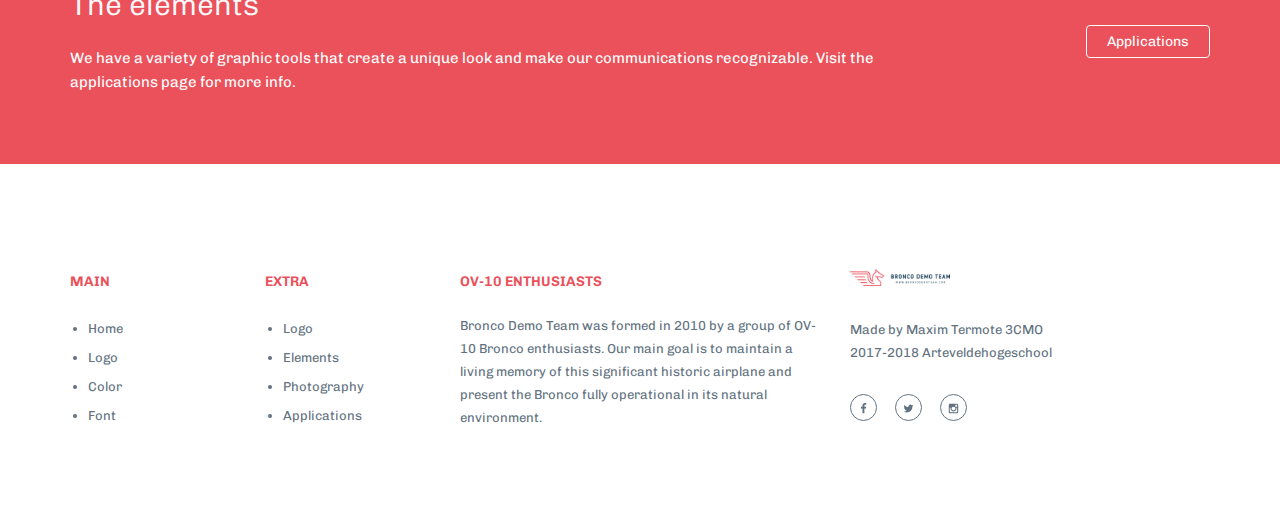
<file: elements.html>
<!DOCTYPE html>
<html lang="en">
<head>
    <meta charset="utf-8">
    <meta http-equiv="X-UA-Compatible" content="IE=edge">
    <meta name="viewport" content="width=device-width, initial-scale=1">
    <title>Elements</title>
    <meta name="description" content="Bronco Demo Team">
    <script src="scripts/jquery.min.js "></script>
    <link rel="stylesheet" href="scripts/bootstrap/css/bootstrap.css">
    <script src="scripts/script.js"></script>
    <link rel="stylesheet" href="css/style.css">
    <link rel="stylesheet" href='css/content-box.css'>
    <link rel="icon" href="images/favicon.png">
    <link rel="stylesheet" href="css/skin.css">
</head>
<body oncontextmenu="return false;">
    <div id="preloader"></div>
    <header class="fixed-top scroll-change" data-menu-anima="fade-in">
        <div class="navbar navbar-default mega-menu-fullwidth navbar-fixed-top" role="navigation">
            <div class="navbar navbar-main">
                <div class="container">
                    <div class="navbar-header">
						<button type="button" class="navbar-toggle">
                            <i class="fa fa-bars"></i>
                        </button>
                        <a class="navbar-brand" href="index.html">
                            <img class="logo-default" src="images/logo.png" alt="logo" />
                            <img class="logo-retina" src="images/logo.png" alt="logo" />
                        </a>
                    </div>
                    <div class="collapse navbar-collapse">
                        <div class="nav navbar-nav navbar-right">
                            <ul class="nav navbar-nav">
                                <li>
                                    <a  href="index.html">Home</a>
								</li>
								<li>
                                    <a href="logo.html">Logo</a>
								</li>  
								<li>
                                    <a href="colors.html">Colors</a>
								</li>  
								<li>
                                    <a href="font.html">Font</a>
								</li>  
								<li class="active">
                                    <a href="elements.html">Elements</a>
								</li>  
								<li>
                                    <a href="photography.html">Photography</a>
								</li>  
								<li>
                                    <a href="applications.html">Applications</a>
								</li>  
                            </ul>
                        </div>
                    </div>
                </div>
            </div>
        </div>
    </header>
    <div class="header-title ken-burn" data-parallax="scroll" data-position="top" style="background-color: #0d344f; color: undefined;">
        <div class="container">
            <div class="title-base">
                <h1>Elements</h1>
                <p>The shape promotes a sense of direction, movement and intention.</p>
            </div>
        </div>
    </div>
    <div class="section-empty">
        <div class="container content">
            <div class="row vertical-row">
                <div class="col-md-6">
                    <img src="images/home/4.jpg"/>
                </div>
                <div class="col-md-6">
                    <h4>The wing</h4>
                    <p>
                       The wing is a key element of the Bronco design system. This symbol, which has a long history at BDT, has been enhanced to create a unique and dynamic look-and-feel system that can be applied across all of the Bronco branded communications. Using this graphic style correctly and consistently will help build a recognizable and powerful brand look and feel.
                    </p>
                </div>
            </div>
            <hr class="space" />
            <div class="row vertical-row">
                <div class="col-md-6">
					<h4>Overlay</h4>
                    <p>
                        To maintain visual consistency across all Bronco materials, it’s important to use only the approved brand elements. Like the red border and the duotone overlay. The opacity level of the image needs to be from 5%-20% on an overlay of our Bronco blue.
                    </p>
                </div>
                <div class="col-md-6 col-sm-12">
                    <img class="shadow-1" src="images/home/7.jpg">
                </div>
            </div>
        </div>
    </div>
    <div class="section-bg-color section-item">
        <div class="container content">
            <div class="row">
                <div class="col-md-6">
                    <h4>Do's</h4>
                    <div class="list-items list-items-justified">
                        <div class="list-item">
                            <div class="row">
                                <div class="col-md-9">
                                    <h3>Space</h3>
                                    <p>
                                        Always adhere to the clear space.
                                    </p>
                                </div>
                                <div class="col-md-3">
                                    <span></span>
                                </div>
                            </div>
                        </div>
                        <div class="list-item">
                            <div class="row">
                                <div class="col-md-9">
                                    <h3>Inspire</h3>
                                    <p>
                                        Do use the elements on an inspiring way. 
                                    </p>
                                </div>
                                <div class="col-md-3">
                                    <span></span>
                                </div>
                            </div>
                        </div>
                    </div>
                </div>
                <div class="col-md-6">
                    <h4>Don'ts</h4>
                    <div class="list-items list-items-justified">
                        <div class="list-item">
                            <div class="row">
                                <div class="col-md-9">
                                    <h3>Text</h3>
                                    <p>
                                       Don’t place text in the same color.
                                    </p>
                                </div>
                                <div class="col-md-3">
                                    <span></span>
                                </div>
                            </div>
                        </div>
                        <div class="list-item">
                            <div class="row">
                                <div class="col-md-9">
                                    <h3>Photographs</h3>
                                    <p>
                                        Don’t use the elements on busy patterns.
                                    </p>
                                </div>
                                <div class="col-md-3">
                                    <span></span>
                                </div>
                            </div>
                        </div>
                    </div>
                </div>
            </div>
        </div>
    </div>   
    <div class="section-bg-color bg-color white">
        <div class="container content">
            <div class="row">
                <div class="col-md-9">
                    <h4>The elements</h4>
                    <p>
                        We have a variety of graphic tools that create a unique look and make our communications recognizable. Visit the applications page for more info.
                    </p>
                </div>
                <div class="col-md-3 text-right">
                    <hr class="space m" />
                    <hr class="space xs" />
                    <a href="applications.html" class="btn-border btn btn-sm">Applications</a>
                </div>
            </div>
            
        </div>
    </div>
    <hr class="space m" />
    <i class="scroll-top scroll-top-mobile fa fa-sort-asc"></i>
    <footer class="footer-base">
        <div class="content">
            <div class="container">
                <div class="row">
                    <div class="col-md-4 footer-left text-left">
                        <div class="row">
                            <div class="col-md-6">
                                <h3>Main</h3>
                                <ul class="ul-dots text-s">
                                    <li><a href="index.html">Home</a></li>
                                    <li><a href="logo.html">Logo</a></li>
                                    <li><a href="colors.html">Color</a></li>
                                    <li><a href="font.html">Font</a></li>
                                </ul>
                            </div>
                            <div class="col-md-6">
                                <h3>Extra</h3>
                                <ul class="ul-dots text-s">
                                    <li><a href="logo.html">Logo</a></li>
                                    <li><a href="elements.html">Elements</a></li>
                                    <li><a href="photography.html">Photography</a></li>
                                    <li><a href="applications.html">Applications</a></li>
                                </ul>
                            </div>
                        </div>
                    </div>
                    <div class="col-md-4 footer-center text-left">
                        <h3>OV-10 Enthusiasts</h3>
                        <p class="text-s">
                            Bronco Demo Team was formed in 2010 by a group of OV-10 Bronco enthusiasts. Our main goal is to maintain a living memory of this significant historic airplane and present the Bronco fully operational in its natural environment.
                        </p>
                    </div>
                    <div class="col-md-4 footer-right text-left">
                        <img width="100" src="images/logo.png" alt="" />
                        <hr class="space m" />
                        <div class="tag-row text-s">
                            <span>Made by Maxim Termote 3CMO<br>2017-2018 <a href="https://www.arteveldehogeschool.be/">Arteveldehogeschool</a></span>
                        </div>
                        <hr class="space m" />
                        <div class="btn-group social-group btn-group-icons">
                            <a target="_blank" href="https://www.facebook.com/broncodemoteam" data-social="share-facebook">
                                <i class="fa fa-facebook text-xs circle"></i>
                            </a>
                            <a target="_blank" href="https://twitter.com/broncodemoteam" data-social="share-twitter">
                                <i class="fa fa-twitter text-xs circle"></i>
                            </a>
                            <a target="_blank" href="https://www.instagram.com/broncodemoteam" data-social="share-instagram">
                                <i class="fa fa-instagram text-xs circle"></i>
                            </a>
                        </div>
                    </div>
                </div>
            </div>
        </div>
        <link rel="stylesheet" href="scripts/iconsmind/line-icons.min.css">
    </footer>
</body>
</html>
</file>
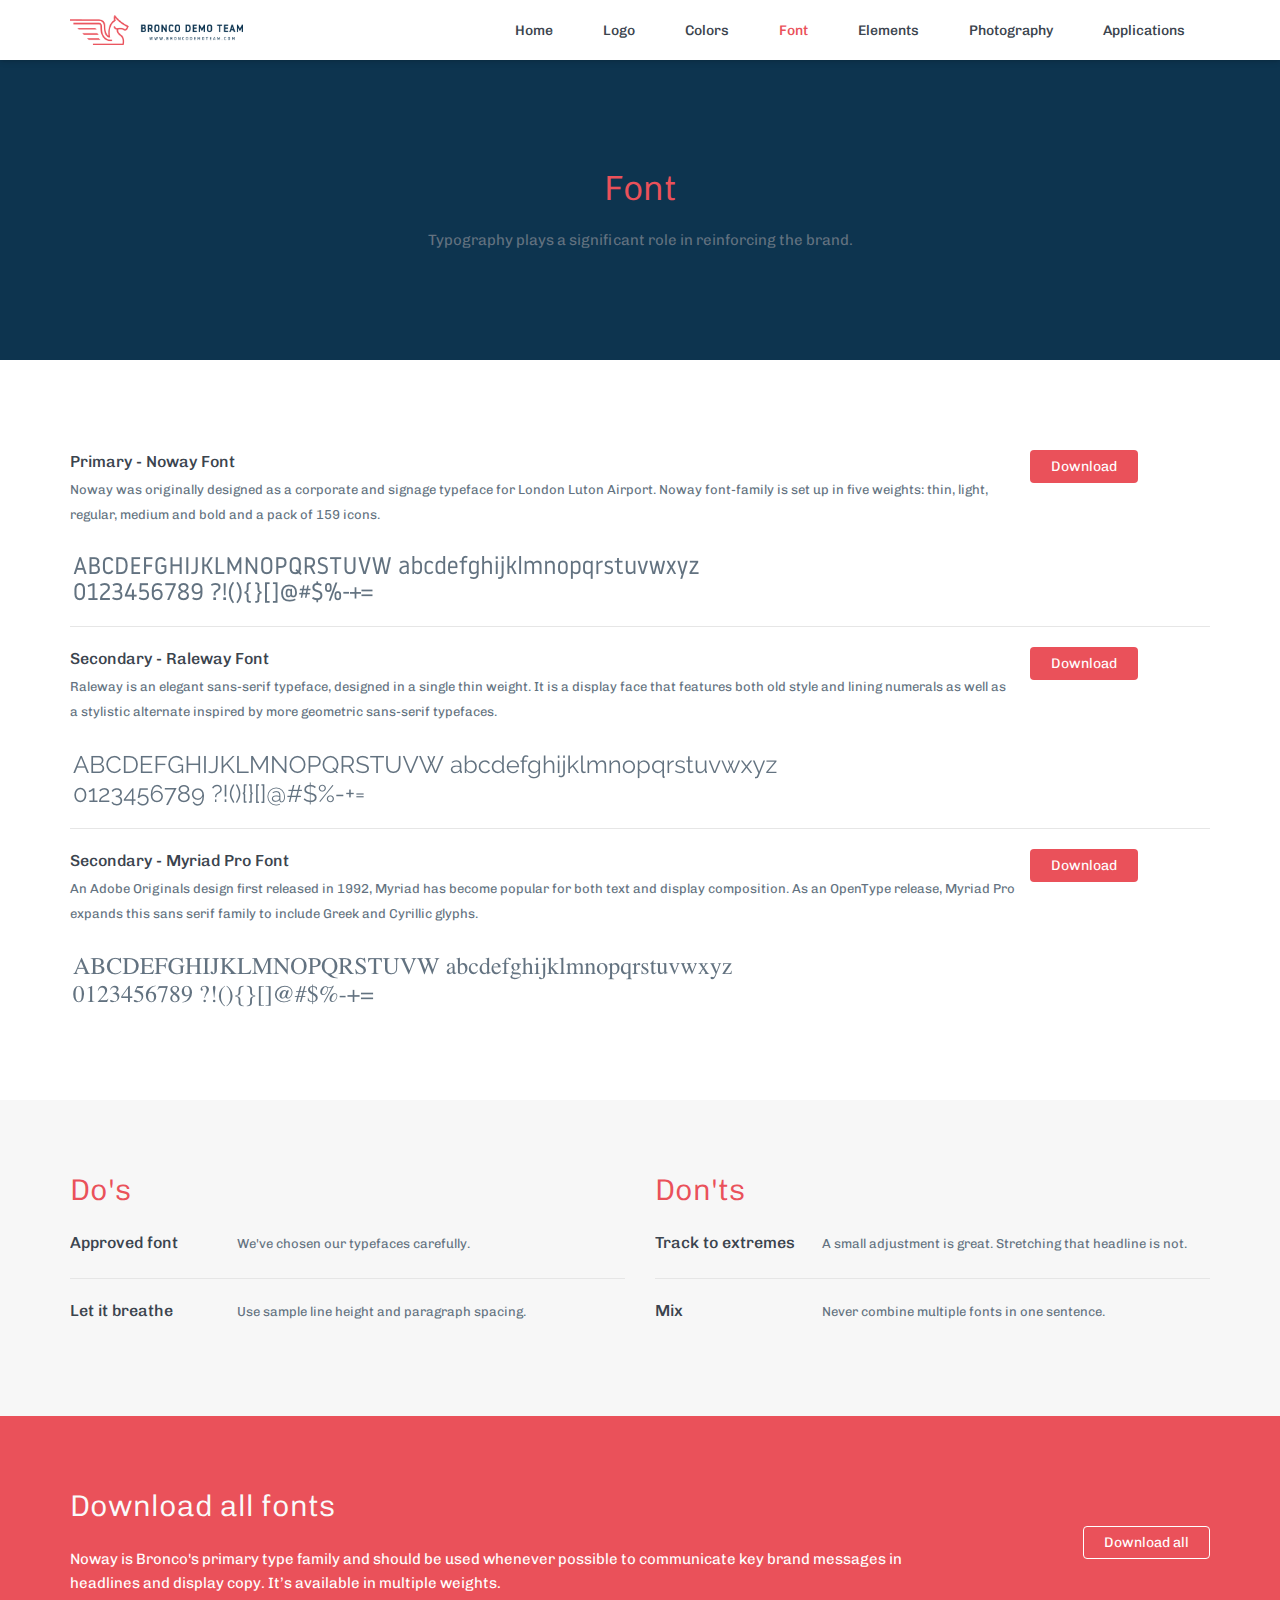
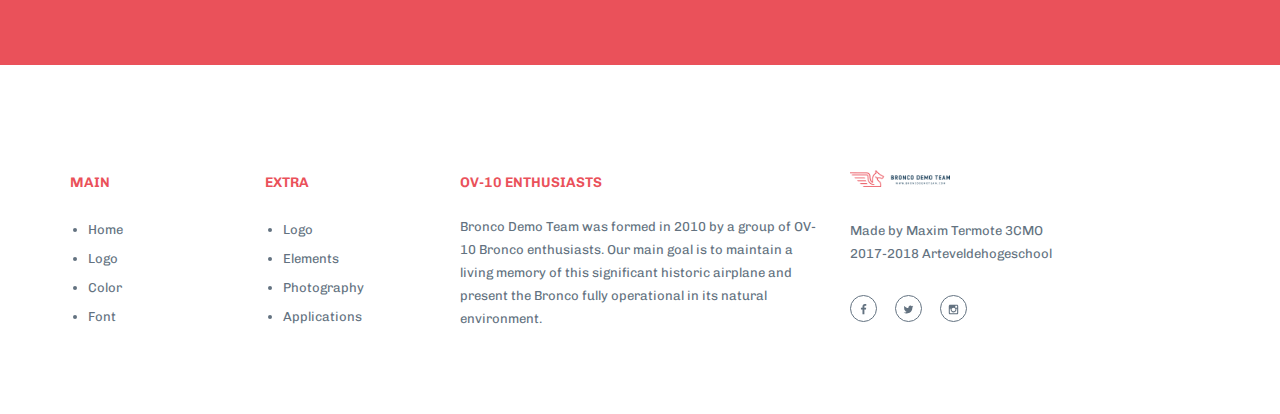
<file: font.html>
<!DOCTYPE html>
<html lang="en">
<head>
    <meta charset="utf-8">
    <meta http-equiv="X-UA-Compatible" content="IE=edge">
    <meta name="viewport" content="width=device-width, initial-scale=1">
    <title>Font</title>
    <meta name="description" content="Bronco Demo Team">
    <script src="scripts/jquery.min.js "></script>
    <link rel="stylesheet" href="scripts/bootstrap/css/bootstrap.css">
    <script src="scripts/script.js"></script>
    <link rel="stylesheet" href="css/style.css">
    <link rel="stylesheet" href='css/content-box.css'>
    <link rel="icon" href="images/favicon.png">
    <link rel="stylesheet" href="css/skin.css">
</head>
<body oncontextmenu="return false;">
    <div id="preloader"></div>
    <header class="fixed-top scroll-change" data-menu-anima="fade-in">
        <div class="navbar navbar-default mega-menu-fullwidth navbar-fixed-top" role="navigation">
            <div class="navbar navbar-main">
                <div class="container">
                    <div class="navbar-header">
						<button type="button" class="navbar-toggle">
                            <i class="fa fa-bars"></i>
                        </button>
                        <a class="navbar-brand" href="index.html">
                            <img class="logo-default" src="images/logo.png" alt="logo" />
                            <img class="logo-retina" src="images/logo.png" alt="logo" />
                        </a>
                    </div>
                    <div class="collapse navbar-collapse">
                        <div class="nav navbar-nav navbar-right">
                            <ul class="nav navbar-nav">
                                <li>
                                    <a  href="index.html">Home</a>
								</li>
								<li>
                                    <a href="logo.html">Logo</a>
								</li>  
								<li>
                                    <a href="colors.html">Colors</a>
								</li>  
								<li class="active">
                                    <a href="font.html">Font</a>
								</li>  
								<li>
                                    <a href="elements.html">Elements</a>
								</li>  
								<li>
                                    <a href="photography.html">Photography</a>
								</li>  
								<li>
                                    <a href="applications.html">Applications</a>
								</li>  
                            </ul>
                        </div>
                    </div>
                </div>
            </div>
        </div>
    </header>
    <div class="header-title ken-burn" data-parallax="scroll" data-position="top" style="background-color: #0d344f; color: undefined;">
        <div class="container">
            <div class="title-base">
                <h1>Font</h1>
                <p>Typography plays a significant role in reinforcing the brand.</p>
            </div>
        </div>
    </div>
     <div class="section-empty section-item text-center">
        <div class="container content">
            <hr class="space s" />
            <div class="list-items text-left">
                <div class="list-item">
                    <div class="row">
                        <div class="col-md-10">
                            <h3>Primary - Noway Font</h3>
                            <p>
                                Noway was originally designed as a corporate and signage typeface for London Luton Airport. Noway font-family is set up in five weights: thin, light, regular, medium and bold and a pack of 159 icons.
                            </p>
                            <br>
                            <p>
                            <img src="images/font%201.png"/>
                            </p>
                        </div>
                        <a href="fonts/Noway.otf" download><button class="btn btn-sm" type="button">Download</button></a>
                    </div>
                </div>
                <div class="list-item">
                    <div class="row">
                        <div class="col-md-10">
                            <h3>Secondary - Raleway Font</h3>
                            <p>
                                Raleway is an elegant sans-serif typeface, designed in a single thin weight. It is a display face that features both old style and lining numerals as well as a stylistic alternate inspired by more geometric sans-serif typefaces.
                            </p>
                            <br>
                            <p>
                             <img src="images/font%202.png"/>
                            </p>
                        </div>
                        <a href="fonts/Raleway.otf" download><button class="btn btn-sm" type="button">Download</button></a>
                    </div>
                </div>
                <div class="list-item">
                    <div class="row">
                        <div class="col-md-10">
                            <h3>Secondary - Myriad Pro Font</h3>
                            <p>
                                An Adobe Originals design first released in 1992, Myriad has become popular for both text and display composition. As an OpenType release, Myriad Pro expands this sans serif family to include Greek and Cyrillic glyphs.
                            </p>
                            <br>
                            <p>
                            <img src="images/font%203.png"/>
                            </p>
                        </div>
                        <a href="fonts/Myriad.otf" download><button class="btn btn-sm" type="button">Download</button></a>
                    </div>
                </div>
            </div>
        </div>
    </div>
    <div class="section-bg-color section-item">
        <div class="container content">
            <div class="row">
                <div class="col-md-6">
                    <h4>Do's</h4>
                    <div class="list-items list-items-justified">
                        <div class="list-item">
                            <div class="row">
                                <div class="col-md-9">
                                    <h3>Approved font</h3>
                                    <p>
                                        We've chosen our typefaces carefully.
                                    </p>
                                </div>
                                <div class="col-md-3">
                                    <span></span>
                                </div>
                            </div>
                        </div>
                        <div class="list-item">
                            <div class="row">
                                <div class="col-md-9">
                                    <h3>Let it breathe</h3>
                                    <p>
                                        Use sample line height and paragraph spacing.
                                    </p>
                                </div>
                                <div class="col-md-3">
                                    <span></span>
                                </div>
                            </div>
                        </div>
                    </div>
                </div>
                <div class="col-md-6">
                    <h4>Don'ts</h4>
                    <div class="list-items list-items-justified">
                        <div class="list-item">
                            <div class="row">
                                <div class="col-md-9">
                                    <h3>Track to extremes</h3>
                                    <p>
                                        A small adjustment is great. Stretching that headline is not.
                                    </p>
                                </div>
                                <div class="col-md-3">
                                    <span></span>
                                </div>
                            </div>
                        </div>
                        <div class="list-item">
                            <div class="row">
                                <div class="col-md-9">
                                    <h3>Mix</h3>
                                    <p>
                                        Never combine multiple fonts in one sentence.
                                    </p>
                                </div>
                                <div class="col-md-3">
                                    <span></span>
                                </div>
                            </div>
                        </div>
                    </div>
                </div>
            </div>
        </div>
    </div>   
    <div class="section-bg-color bg-color white">
        <div class="container content">
            <div class="row">
                <div class="col-md-9">
                    <h4>Download all fonts</h4>
                    <p>
                        Noway is Bronco's primary type family and should be used whenever possible to communicate key brand messages in headlines and display copy. It’s available in multiple weights.
                    </p>
                </div>
                <div class="col-md-3 text-right">
                    <hr class="space m" />
                    <hr class="space xs" />
                    <a href="fonts/Fonts.zip" download class="btn-border btn btn-sm">Download all</a>
                </div>
            </div>
            
        </div>
    </div>
    <hr class="space m" />
    <i class="scroll-top scroll-top-mobile fa fa-sort-asc"></i>
    <footer class="footer-base">
        <div class="content">
            <div class="container">
                <div class="row">
                    <div class="col-md-4 footer-left text-left">
                        <div class="row">
                            <div class="col-md-6">
                                <h3>Main</h3>
                                <ul class="ul-dots text-s">
                                    <li><a href="index.html">Home</a></li>
                                    <li><a href="logo.html">Logo</a></li>
                                    <li><a href="colors.html">Color</a></li>
                                    <li><a href="font.html">Font</a></li>
                                </ul>
                            </div>
                            <div class="col-md-6">
                                <h3>Extra</h3>
                                <ul class="ul-dots text-s">
                                    <li><a href="logo.html">Logo</a></li>
                                    <li><a href="elements.html">Elements</a></li>
                                    <li><a href="photography.html">Photography</a></li>
                                    <li><a href="applications.html">Applications</a></li>
                                </ul>
                            </div>
                        </div>
                    </div>
                    <div class="col-md-4 footer-center text-left">
                        <h3>OV-10 Enthusiasts</h3>
                        <p class="text-s">
                            Bronco Demo Team was formed in 2010 by a group of OV-10 Bronco enthusiasts. Our main goal is to maintain a living memory of this significant historic airplane and present the Bronco fully operational in its natural environment.
                        </p>
                    </div>
                    <div class="col-md-4 footer-right text-left">
                        <img width="100" src="images/logo.png" alt="" />
                        <hr class="space m" />
                        <div class="tag-row text-s">
                            <span>Made by Maxim Termote 3CMO<br>2017-2018 <a href="https://www.arteveldehogeschool.be/">Arteveldehogeschool</a></span>
                        </div>
                        <hr class="space m" />
                        <div class="btn-group social-group btn-group-icons">
                            <a target="_blank" href="https://www.facebook.com/broncodemoteam" data-social="share-facebook">
                                <i class="fa fa-facebook text-xs circle"></i>
                            </a>
                            <a target="_blank" href="https://twitter.com/broncodemoteam" data-social="share-twitter">
                                <i class="fa fa-twitter text-xs circle"></i>
                            </a>
                            <a target="_blank" href="https://www.instagram.com/broncodemoteam" data-social="share-instagram">
                                <i class="fa fa-instagram text-xs circle"></i>
                            </a>
                        </div>
                    </div>
                </div>
            </div>
        </div>
        <link rel="stylesheet" href="scripts/iconsmind/line-icons.min.css">
    </footer>
</body>
</html>
</file>
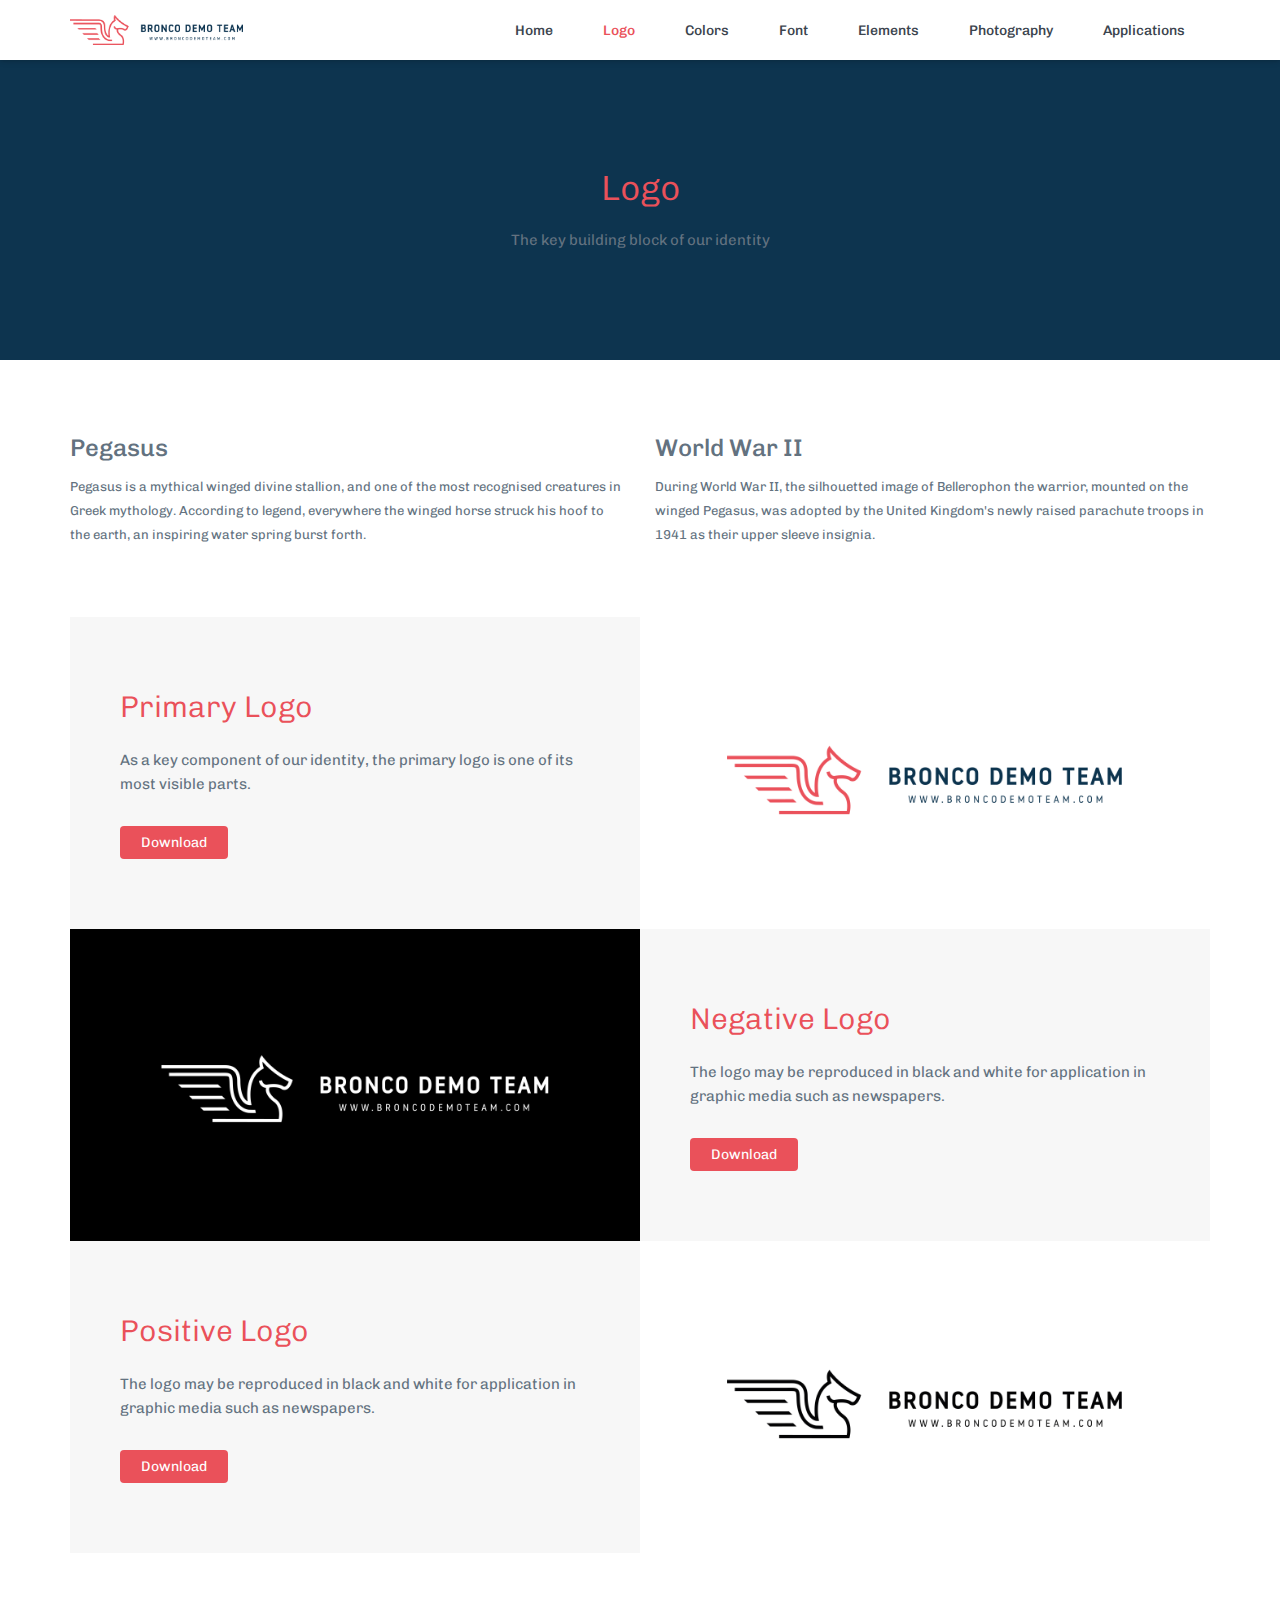
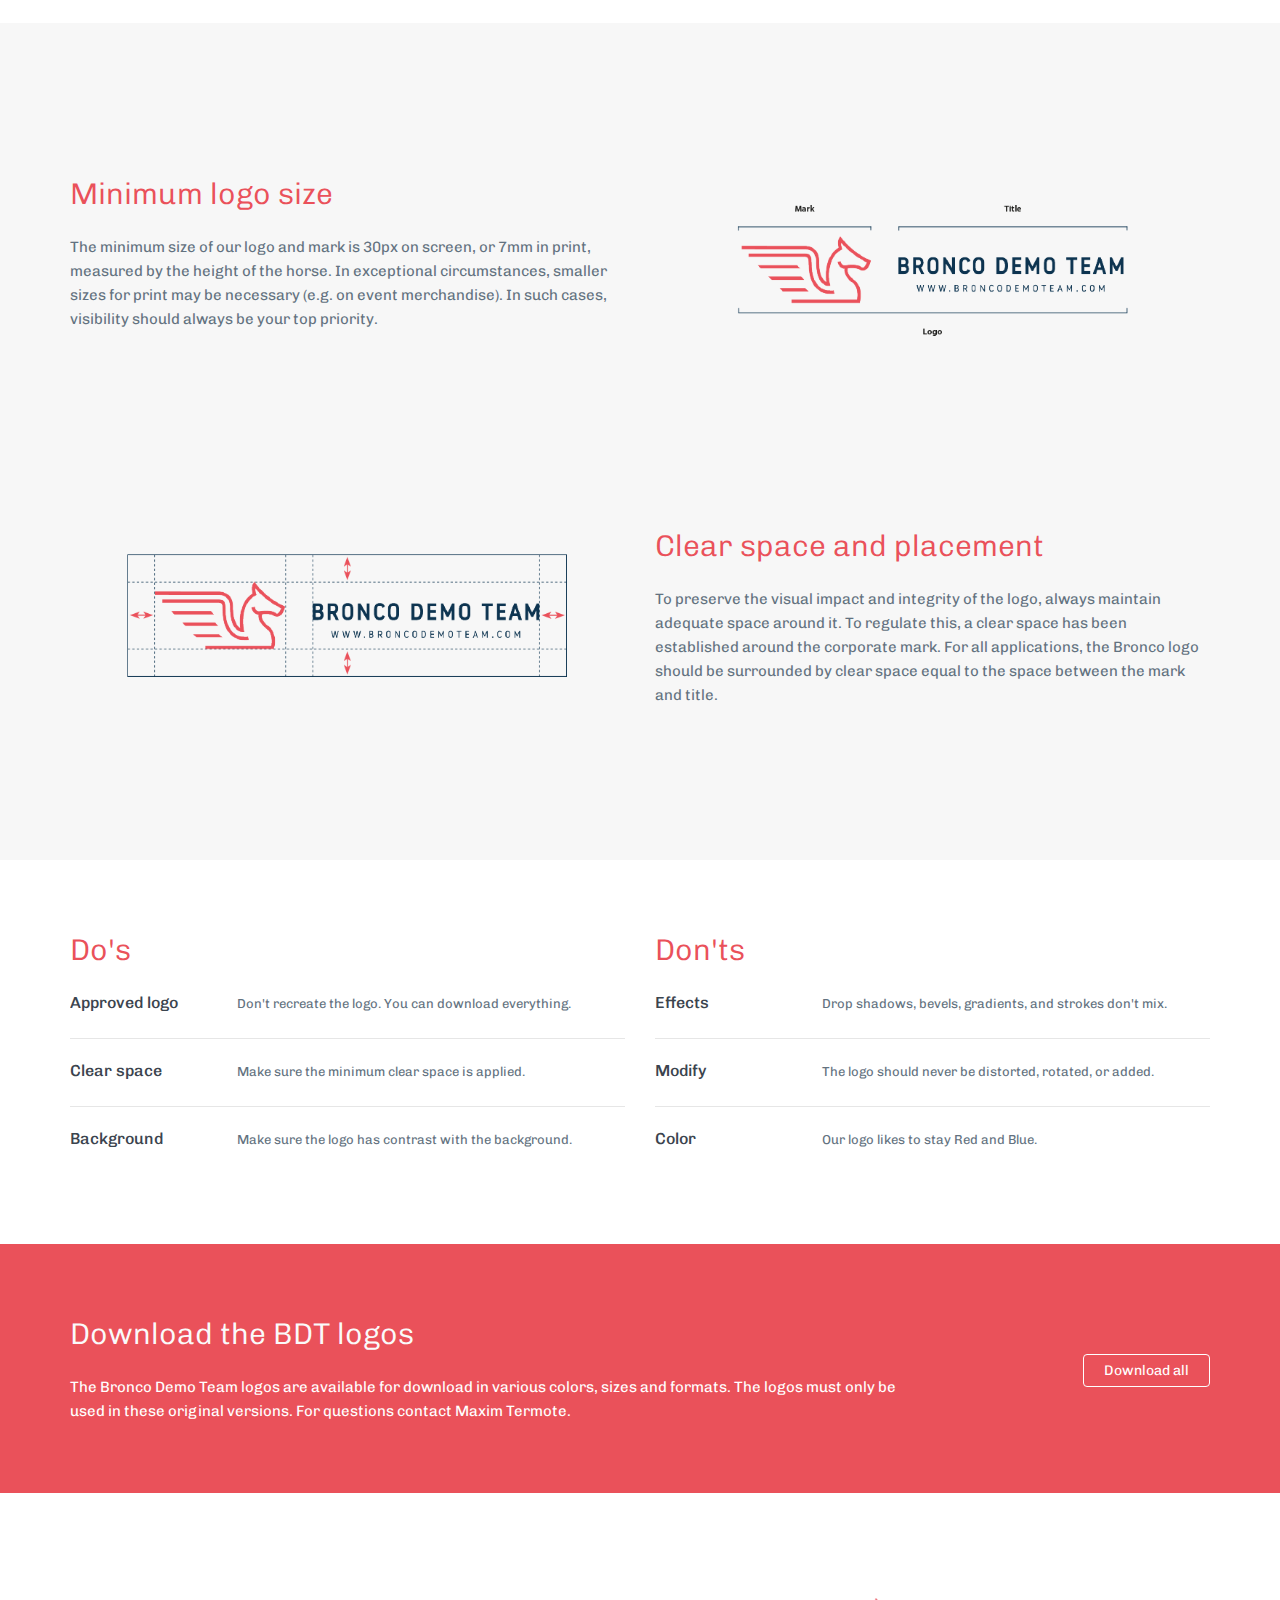
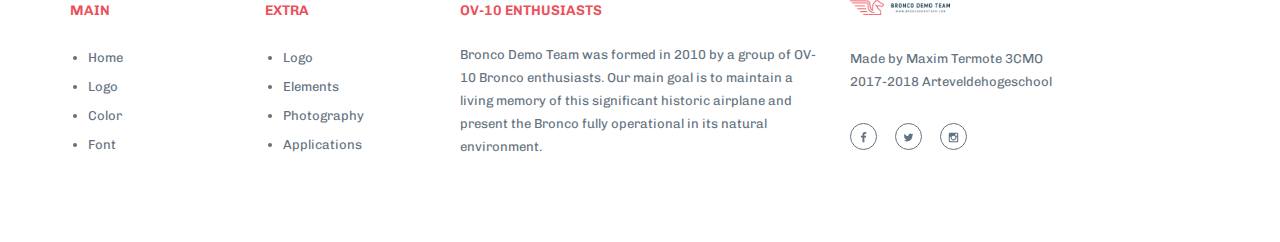
<file: logo.html>
<!DOCTYPE html>
<html lang="en">
<head>
    <meta charset="utf-8">
    <meta http-equiv="X-UA-Compatible" content="IE=edge">
    <meta name="viewport" content="width=device-width, initial-scale=1">
    <title>Logo</title>
    <meta name="description" content="Bronco Demo Team">
	<script src="scripts/jquery.min.js "></script>
    <link rel="stylesheet" href="scripts/bootstrap/css/bootstrap.css">
    <script src="scripts/script.js"></script>
    <link rel="stylesheet" href="css/style.css">
    <link rel="stylesheet" href='css/components.css'>
    <link rel="icon" href="images/favicon.png">
    <link rel="stylesheet" href="css/skin.css">
    <link rel="stylesheet" href="css/image-box.css">
</head>
<body oncontextmenu="return false;">
    <div id="preloader"></div>
    <header class="fixed-top scroll-change" data-menu-anima="fade-in">
        <div class="navbar navbar-default mega-menu-fullwidth navbar-fixed-top" role="navigation">
            <div class="navbar navbar-main">
                <div class="container">
                    <div class="navbar-header">
						<button type="button" class="navbar-toggle">
                            <i class="fa fa-bars"></i>
                        </button>
                        <a class="navbar-brand" href="index.html">
                            <img class="logo-default" src="images/logo.png" alt="logo" />
                            <img class="logo-retina" src="images/logo.png" alt="logo" />
                        </a>
                    </div>
                    <div class="collapse navbar-collapse">
                        <div class="nav navbar-nav navbar-right">
                            <ul class="nav navbar-nav">
                                <li>
                                    <a  href="index.html">Home</a>
								</li>
								<li class="active">
                                    <a href="logo.html">Logo</a>
								</li>  
								<li>
                                    <a href="colors.html">Colors</a>
								</li>  
								<li>
                                    <a href="font.html">Font</a>
								</li>  
								<li>
                                    <a href="elements.html">Elements</a>
								</li>  
								<li>
                                    <a href="photography.html">Photography</a>
								</li>  
								<li>
                                    <a href="applications.html">Applications</a>
								</li>  
                            </ul>
                        </div>
                    </div>
                </div>
            </div>
        </div>
    </header>
  	<div class="header-title ken-burn" data-parallax="scroll" data-position="top" style="background-color: #0d344f; color: undefined;">
        <div class="container">
            <div class="title-base">
                <h1>Logo</h1>
                <p>The key building block of our identity</p>
            </div>
        </div>
    </div>
    <div class="section-empty">
        <div class="container content">
            <div class="row">
                <div class="col-md-6">
                    <div class="advs-box advs-box-side">
                        <div class="row">
                            <div class="col-md-12">
                                <h3>Pegasus</h3>
                                <p>
                                    Pegasus is a mythical winged divine stallion, and one of the most recognised creatures in Greek mythology. According to legend, everywhere the winged horse struck his hoof to the earth, an inspiring water spring burst forth.
                                </p>
                            </div>
                        </div>
                    </div>
                </div>
                <div class="col-md-6">
                    <div class="advs-box advs-box-side">
                        <div class="row">
                            <div class="col-md-12">
                                <h3>World War II</h3>
                                <p>
                                    During World War II, the silhouetted image of Bellerophon the warrior, mounted on the winged Pegasus, was adopted by the United Kingdom's newly raised parachute troops in 1941 as their upper sleeve insignia.
                                </p>
                            </div>
                        </div>
                    </div>
                </div>
            </div>
        </div>
    </div>
    <div class="section-two-blocks two-blocks-container blocks-right">
        <div class="row">
            <div class="col-md-6">
                <img src="images/logo/1.jpg"/>
            </div>
            <div class="col-md-6">
                <div class="content">
                    <h4>Primary Logo</h4>
                    <p>
                        As a key component of our identity, the primary logo is one of its most visible parts.
                    </p>
                    <hr class="space s" />
					<a href="downloads/Primary Logo.zip" download><button class="btn btn-sm " type="button">Download</button></a>
                </div>
            </div>
        </div>
    </div>
    <div class="section-two-blocks two-blocks-container">
        <div class="row">
            <div class="col-md-6">
                <img src="images/logo/2.jpg"/>
            </div>
            <div class="col-md-6">
                <div class="content">
                    <h4>Negative Logo</h4>
                    <p>
                        The logo may be reproduced in black and white for application in graphic media such as newspapers.
                    </p>
                    <hr class="space s" />
					<a href="downloads/Negative Logo.zip" download><button class="btn btn-sm " type="button">Download</button></a>
                </div>
            </div>
        </div>
    </div>
    <div class="section-two-blocks two-blocks-container blocks-right">
        <div class="row">
            <div class="col-md-6">
                <img src="images/logo/3.jpg"/>
            </div>
            <div class="col-md-6">
                <div class="content">
                    <h4>Positive Logo</h4>
                    <p>
                        The logo may be reproduced in black and white for application in graphic media such as newspapers.
                    </p>
                    <hr class="space s" />
					<a href="downloads/Positive Logo.zip" download><button class="btn btn-sm " type="button">Download</button></a>
                </div>
            </div>
        </div>
    </div>
	<hr class="space xl" />
    <div class="section-bg-color section-item">
        <div class="container content">
            <div class="row vertical-row">
                <div class="col-md-6 col-sm-12">
                    <h4>
                        Minimum logo size
                    </h4>
                    <p>
                        The minimum size of our logo and mark is 30px on screen, or 7mm in print, measured by the height of the horse. In exceptional circumstances, smaller sizes for print may be necessary (e.g. on event merchandise). In such cases, visibility should always be your top priority.
                    </p>
                    <hr class="space s" />
                </div>
                <div class="col-md-6">
                    <img src="images/logo/logo.png"/>
                </div>
            </div>
            <div class="row vertical-row">
                <div class="col-md-6">
                    <img src="images/logo/space.png"/>
                </div>
                <div class="col-md-6">
                    <h4>
                        Clear space and placement
                    </h4>
                    <p>
                        To preserve the visual impact and integrity of the logo, always maintain adequate space around it. To regulate this, a clear space has been established around the corporate mark. For all applications, the Bronco logo should be
						surrounded by clear space equal to the space between the mark and title. 
                    </p>
                </div>
            </div>
        </div>
    </div>
    <div class="section-empty">
        <div class="container content">
            <div class="row">
                <div class="col-md-6">
                    <h4>Do's</h4>
                    <div class="list-items list-items-justified">
                        <div class="list-item">
                            <div class="row">
                                <div class="col-md-9">
                                    <h3>Approved logo</h3>
                                    <p>
                                        Don't recreate the logo. You can download everything.
                                    </p>
                                </div>
                                <div class="col-md-3">
                                    <span></span>
                                </div>
                            </div>
                        </div>
                        <div class="list-item">
                            <div class="row">
                                <div class="col-md-9">
                                    <h3>Clear space</h3>
                                    <p>
                                        Make sure the minimum clear space is applied.
                                    </p>
                                </div>
                                <div class="col-md-3">
                                    <span></span>
                                </div>
                            </div>
                        </div>
                        <div class="list-item">
                            <div class="row">
                                <div class="col-md-9">
                                    <h3>Background</h3>
                                    <p>
                                        Make sure the logo has contrast with the background.
                                    </p>
                                </div>
                                <div class="col-md-3">
                                    <span></span>
                                </div>
                            </div>
                        </div>
                    </div>
                </div>
                <div class="col-md-6">
                    <h4>Don'ts</h4>
                    <div class="list-items list-items-justified">
                        <div class="list-item">
                            <div class="row">
                                <div class="col-md-9">
                                    <h3>Effects</h3>
                                    <p>
                                        Drop shadows, bevels, gradients, and strokes don't mix.
                                    </p>
                                </div>
                                <div class="col-md-3">
                                    <span></span>
                                </div>
                            </div>
                        </div>
                        <div class="list-item">
                            <div class="row">
                                <div class="col-md-9">
                                    <h3>Modify</h3>
                                    <p>
                                        The logo should never be distorted, rotated, or added.
                                    </p>
                                </div>
                                <div class="col-md-3">
                                    <span></span>
                                </div>
                            </div>
                        </div>
                        <div class="list-item">
                            <div class="row">
                                <div class="col-md-9">
                                    <h3>Color</h3>
                                    <p>
                                        Our logo likes to stay Red and Blue.
                                    </p>
                                </div>
                                <div class="col-md-3">
                                    <span></span>
                                </div>
                            </div>
                        </div>
                    </div>
                </div>
            </div>
        </div>
    </div>   
    <div class="section-bg-color bg-color white">
        <div class="container content">
            <div class="row">
                <div class="col-md-9">
                    <h4>Download the BDT logos</h4>
                    <p>
                        The Bronco Demo Team logos are available for download in various colors, sizes and formats. The logos must only be used in these original versions. For questions contact Maxim Termote.
                    </p>
                </div>
                <div class="col-md-3 text-right">
                    <hr class="space m" />
                    <hr class="space xs" />
                    <a href="downloads/Logo.zip" download class="btn-border btn btn-sm">Download all</a>
                </div>
            </div>
            
        </div>
    </div>
    <hr class="space m" />
    <i class="scroll-top scroll-top-mobile fa fa-sort-asc"></i>
    <footer class="footer-base">
        <div class="content">
            <div class="container">
                <div class="row">
                    <div class="col-md-4 footer-left text-left">
                        <div class="row">
                            <div class="col-md-6">
                                <h3>Main</h3>
                                <ul class="ul-dots text-s">
                                    <li><a href="index.html">Home</a></li>
                                    <li><a href="logo.html">Logo</a></li>
                                    <li><a href="colors.html">Color</a></li>
                                    <li><a href="font.html">Font</a></li>
                                </ul>
                            </div>
                            <div class="col-md-6">
                                <h3>Extra</h3>
                                <ul class="ul-dots text-s">
                                    <li><a href="logo.html">Logo</a></li>
                                    <li><a href="elements.html">Elements</a></li>
                                    <li><a href="photography.html">Photography</a></li>
                                    <li><a href="applications.html">Applications</a></li>
                                </ul>
                            </div>
                        </div>
                    </div>
                    <div class="col-md-4 footer-center text-left">
                        <h3>OV-10 Enthusiasts</h3>
                        <p class="text-s">
                            Bronco Demo Team was formed in 2010 by a group of OV-10 Bronco enthusiasts. Our main goal is to maintain a living memory of this significant historic airplane and present the Bronco fully operational in its natural environment.
                        </p>
                    </div>
                    <div class="col-md-4 footer-right text-left">
                        <img width="100" src="images/logo.png"/>
                        <hr class="space m" />
                        <div class="tag-row text-s">
                            <span>Made by Maxim Termote 3CMO<br>2017-2018 <a href="https://www.arteveldehogeschool.be/">Arteveldehogeschool</a></span>
                        </div>
                        <hr class="space m" />
                        <div class="btn-group social-group btn-group-icons">
                            <a target="_blank" href="https://www.facebook.com/broncodemoteam" data-social="share-facebook">
                                <i class="fa fa-facebook text-xs circle"></i>
                            </a>
                            <a target="_blank" href="https://twitter.com/broncodemoteam" data-social="share-twitter">
                                <i class="fa fa-twitter text-xs circle"></i>
                            </a>
                            <a target="_blank" href="https://www.instagram.com/broncodemoteam" data-social="share-instagram">
                                <i class="fa fa-instagram text-xs circle"></i>
                            </a>
                        </div>
                    </div>
                </div>
            </div>
        </div>
        <link rel="stylesheet" href="scripts/iconsmind/line-icons.min.css">
        <script async src="scripts/bootstrap/js/bootstrap.min.js"></script>
    </footer>
</body>
</html>
</file>
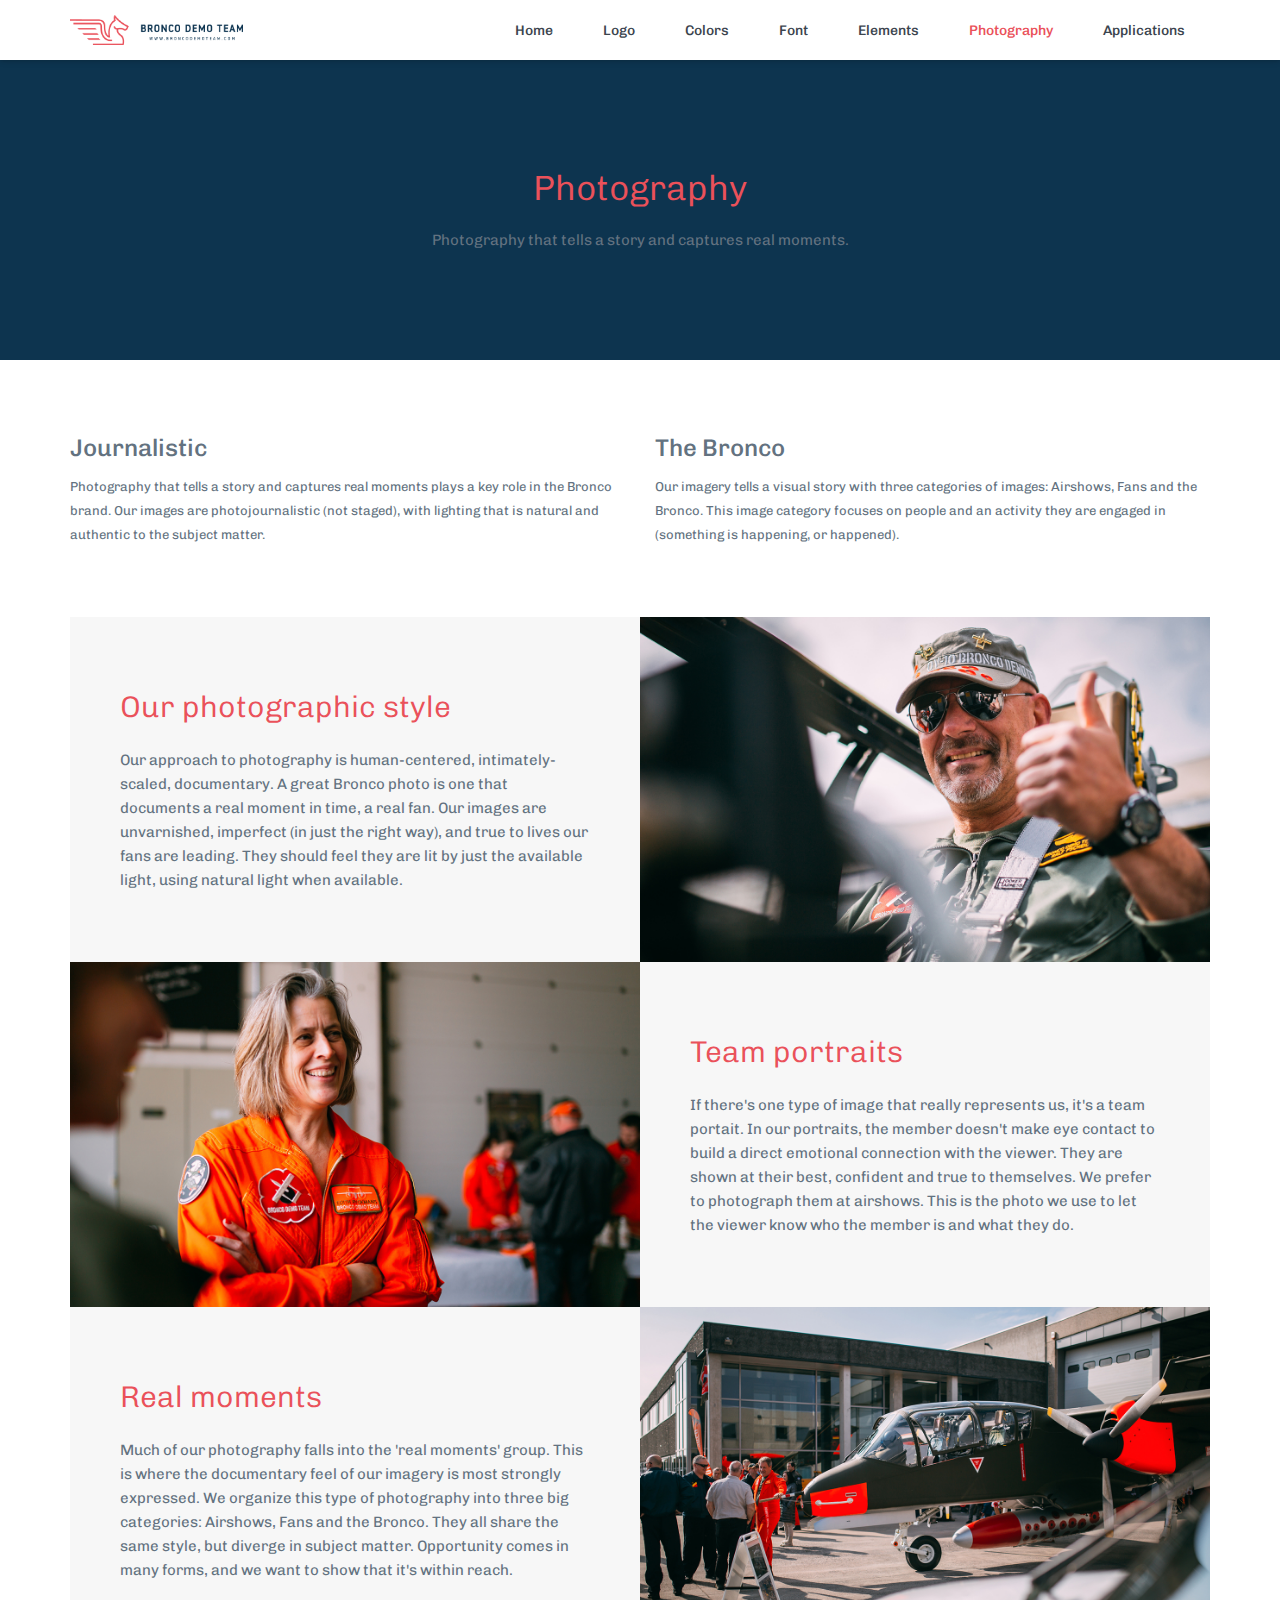
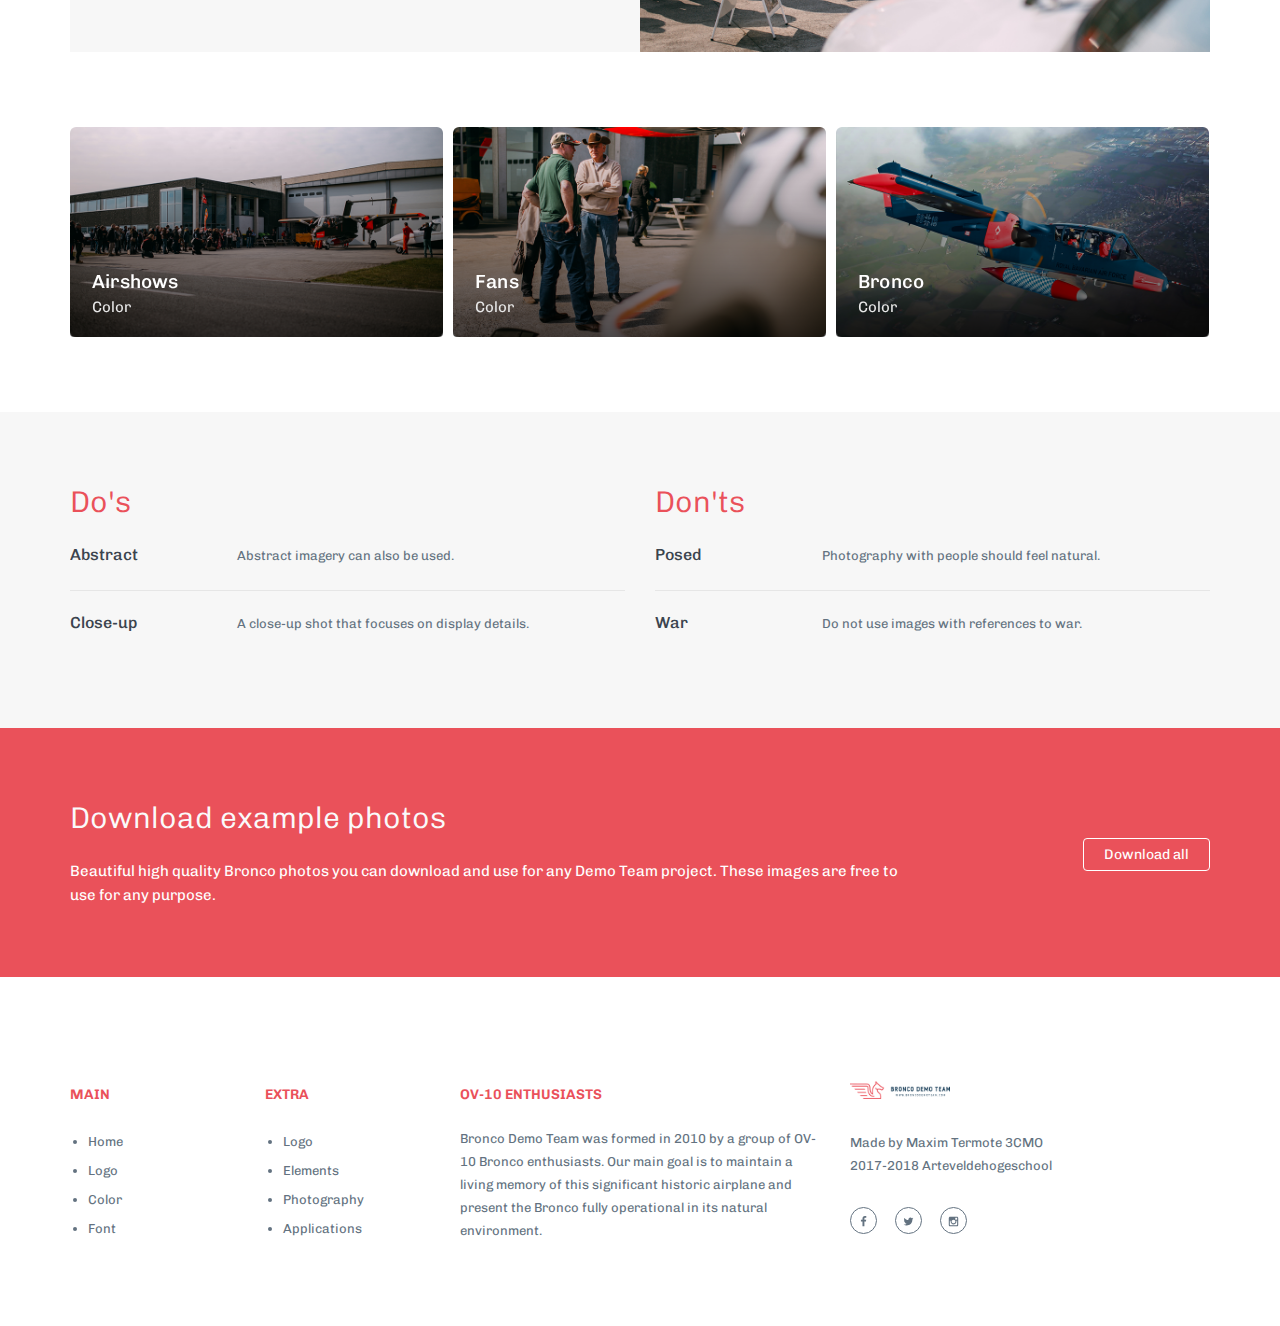
<file: photography.html>
<!DOCTYPE html>
<html lang="en">
<head>
    <meta charset="utf-8">
    <meta http-equiv="X-UA-Compatible" content="IE=edge">
    <meta name="viewport" content="width=device-width, initial-scale=1">
    <title>Photography</title>
    <meta name="description" content="Bronco Demo Team">
    <script src="scripts/jquery.min.js "></script>
    <link rel="stylesheet" href="scripts/bootstrap/css/bootstrap.css">
    <script src="scripts/script.js"></script>
    <link rel="stylesheet" href="css/style.css">
    <link rel="stylesheet" href='css/components.css'>
    <link rel="icon" href="images/favicon.png">
    <link rel="stylesheet" href="css/skin.css">
    <link rel="stylesheet" href="css/image-box.css">
</head>
<body oncontextmenu="return false;">
    <div id="preloader"></div>
    <header class="fixed-top scroll-change" data-menu-anima="fade-in">
        <div class="navbar navbar-default mega-menu-fullwidth navbar-fixed-top" role="navigation">
            <div class="navbar navbar-main">
                <div class="container">
                    <div class="navbar-header">
						<button type="button" class="navbar-toggle">
                            <i class="fa fa-bars"></i>
                        </button>
                        <a class="navbar-brand" href="index.html">
                            <img class="logo-default" src="images/logo.png" alt="logo" />
                            <img class="logo-retina" src="images/logo.png" alt="logo" />
                        </a>
                    </div>
                    <div class="collapse navbar-collapse">
                        <div class="nav navbar-nav navbar-right">
                            <ul class="nav navbar-nav">
                                <li>
                                    <a  href="index.html">Home</a>
								</li>
								<li>
                                    <a href="logo.html">Logo</a>
								</li>  
								<li>
                                    <a href="colors.html">Colors</a>
								</li>  
								<li>
                                    <a href="font.html">Font</a>
								</li>  
								<li>
                                    <a href="elements.html">Elements</a>
								</li>  
								<li class="active">
                                    <a href="photography.html">Photography</a>
								</li>  
								<li>
                                    <a href="applications.html">Applications</a>
								</li>  
                            </ul>
                        </div>
                    </div>
                </div>
            </div>
        </div>
    </header>
  	<div class="header-title ken-burn" data-parallax="scroll" data-position="top" style="background-color: #0d344f; color: undefined;">
        <div class="container">
            <div class="title-base">
                <h1>Photography</h1>
                <p>Photography that tells a story and captures real moments.</p>
            </div>
        </div>
    </div>
    <div class="section-empty">
        <div class="container content">
            <div class="row">
                <div class="col-md-6">
                    <div class="advs-box advs-box-side">
                        <div class="row">
                            <div class="col-md-12">
                                <h3>Journalistic</h3>
                                <p>
                                    Photography that tells a story and captures real moments plays a key role in the Bronco brand. Our images are photojournalistic (not staged), with lighting that is natural and authentic to the subject matter. 
                                </p>
                            </div>
                        </div>
                    </div>
                </div>
                <div class="col-md-6">
                    <div class="advs-box advs-box-side">
                        <div class="row">
                            <div class="col-md-12">
                                <h3>The Bronco</h3>
                                <p>
                                    Our imagery tells a visual story with three categories of images: Airshows, Fans and the Bronco. This image category focuses on people and an activity they are engaged in (something is happening, or happened).
                                </p>
                            </div>
                        </div>
                    </div>
                </div>
            </div>
        </div>
    </div>
    <div class="section-two-blocks two-blocks-container blocks-right">
        <div class="row">
            <div class="col-md-6">
                <a class="img-box" href="downloads/Photos.zip" download><img src="images/photo/1.jpg"/></a>
            </div>
            <div class="col-md-6">
                <div class="content">
                    <h4>Our photographic style</h4>
                    <p>
                        Our approach to photography is human-centered, intimately-scaled, documentary. A great Bronco photo is one that documents a real moment in time, a real fan. Our images are unvarnished, imperfect (in just the right way), and true to lives our fans are leading. They should feel they are lit by just the available light, using natural light when available.
                    </p>
                </div>
            </div>
        </div>
    </div>
    <div class="section-two-blocks two-blocks-container">
        <div class="row">
            <div class="col-md-6">
                <a class="img-box" href="downloads/Photos.zip" download><img src="images/photo/2.jpg"/></a>
            </div>
            <div class="col-md-6">
                <div class="content">
                    <h4>Team portraits</h4>
                    <p>
                       If there's one type of image that really represents us, it's a team portait. In our portraits, the member doesn't make eye contact to build a direct emotional connection with the viewer. They are shown at their best, confident and true to themselves. We prefer to photograph them at airshows. This is the photo we use to let the viewer know who the member is and what they do.
                    </p>
                </div>
            </div>
        </div>
    </div>
    <div class="section-two-blocks two-blocks-container blocks-right">
        <div class="row">
            <div class="col-md-6">
                <a class="img-box" href="downloads/Photos.zip" download><img src="images/photo/3.jpg"/></a>
            </div>
            <div class="col-md-6">
                <div class="content">
                    <h4>Real moments</h4>
                    <p>
                        Much of our photography falls into the 'real moments' group. This is where the documentary feel of our imagery is most strongly expressed. We organize this type of photography into three big categories: Airshows, Fans and the Bronco. They all share the same style, but diverge in subject matter. Opportunity comes in many forms, and we want to show that it's within reach.
                    </p>
                </div>
            </div>
        </div>
    </div>
    <div class="section-empty section-item">
        <div class="content container">
            <div class="maso-list gallery list-sm-6">
                <div class="maso-box row" data-lightbox-anima="fade-top">
                    <div data-sort="2" class="maso-item col-md-4 col-sm-6 cat1 cat3">
                        <div class="img-box adv-img adv-img-classic-box">
                            <a class="img-box mfp-inline">
                                <img src="images/photo/4.jpg">
                            </a>
                            <div class="caption">
                                <div class="caption-inner">
                                    <h2>Airshows</h2>
                                    <p class="sub-text">Color</p>
                                    <p class="big-text">
                                        Successful images of our display are chosen to help explain “what we do”.
                                    </p>
                                </div>
                            </div>
                        </div>
                    </div>
                    <div data-sort="3" class="maso-item col-md-4 col-sm-6 cat1 cat3">
                        <div class="img-box adv-img adv-img-classic-box">
                            <a class="img-box mfp-inline">
                                <img src="images/photo/6.jpg">
                            </a>
                            <div class="caption">
                                <div class="caption-inner">
                                     <h2>Bronco</h2>
                                    <p class="sub-text">Color</p>
                                    <p class="big-text">
                                        These images provide a view into our world and the future of our plane.
                                    </p>
                                </div>
                            </div>
                        </div>
                    </div>
                    <div data-sort="2" class="maso-item col-md-4 col-sm-6 cat2">
                        <div class="img-box adv-img adv-img-classic-box">
                            <a class="img-box mfp-inline">
                                <img src="images/photo/5.jpg">
                            </a>
                            <div class="caption">
                                <div class="caption-inner">
                                    <h2>Fans</h2>
                                    <p class="sub-text">Color</p>
                                    <p class="big-text">
                                        The fan image category includes a wide variety of people in many locations.
                                    </p>
                                </div>
                            </div>
                        </div>
                    </div>
                </div>
            </div>
        </div>
    </div>
    <div class="section-bg-color section-item">
        <div class="container content">
            <div class="row">
                <div class="col-md-6">
                    <h4>Do's</h4>
                    <div class="list-items list-items-justified">
                        <div class="list-item">
                            <div class="row">
                                <div class="col-md-9">
                                    <h3>Abstract</h3>
                                    <p>
                                        Abstract imagery can also be used.
                                    </p>
                                </div>
                                <div class="col-md-3">
                                    <span></span>
                                </div>
                            </div>
                        </div>
                        <div class="list-item">
                            <div class="row">
                                <div class="col-md-9">
                                    <h3>Close-up</h3>
                                    <p>
                                        A close-up shot that focuses on display details. 
                                    </p>
                                </div>
                                <div class="col-md-3">
                                    <span></span>
                                </div>
                            </div>
                        </div>
                    </div>
                </div>
                <div class="col-md-6">
                    <h4>Don'ts</h4>
                    <div class="list-items list-items-justified">
                        <div class="list-item">
                            <div class="row">
                                <div class="col-md-9">
                                    <h3>Posed</h3>
                                    <p>
                                       Photography with people should feel natural.
                                    </p>
                                </div>
                                <div class="col-md-3">
                                    <span></span>
                                </div>
                            </div>
                        </div>
                        <div class="list-item">
                            <div class="row">
                                <div class="col-md-9">
                                    <h3>War</h3>
                                    <p>
                                        Do not use images with references to war.
                                    </p>
                                </div>
                                <div class="col-md-3">
                                    <span></span>
                                </div>
                            </div>
                        </div>
                    </div>
                </div>
            </div>
        </div>
    </div>   
    <div class="section-bg-color bg-color white">
        <div class="container content">
            <div class="row">
                <div class="col-md-9">
                    <h4>Download example photos</h4>
                    <p>
                       Beautiful high quality Bronco photos you can download and use for any Demo Team project. These images are free to use for any purpose. 
                    </p>
                </div>
                <div class="col-md-3 text-right">
                    <hr class="space m" />
                    <hr class="space xs" />
                    <a href="downloads/Photos.zip" download class="btn-border btn btn-sm">Download all</a>
                </div>
            </div>
            
        </div>
    </div>
    <hr class="space m" />
    <i class="scroll-top scroll-top-mobile fa fa-sort-asc"></i>
    <footer class="footer-base">
        <div class="content">
            <div class="container">
                <div class="row">
                    <div class="col-md-4 footer-left text-left">
                        <div class="row">
                            <div class="col-md-6">
                                <h3>Main</h3>
                                <ul class="ul-dots text-s">
                                    <li><a href="index.html">Home</a></li>
                                    <li><a href="logo.html">Logo</a></li>
                                    <li><a href="colors.html">Color</a></li>
                                    <li><a href="font.html">Font</a></li>
                                </ul>
                            </div>
                            <div class="col-md-6">
                                <h3>Extra</h3>
                                <ul class="ul-dots text-s">
                                    <li><a href="logo.html">Logo</a></li>
                                    <li><a href="elements.html">Elements</a></li>
                                    <li><a href="photography.html">Photography</a></li>
                                    <li><a href="applications.html">Applications</a></li>
                                </ul>
                            </div>
                        </div>
                    </div>
                    <div class="col-md-4 footer-center text-left">
                        <h3>OV-10 Enthusiasts</h3>
                        <p class="text-s">
                            Bronco Demo Team was formed in 2010 by a group of OV-10 Bronco enthusiasts. Our main goal is to maintain a living memory of this significant historic airplane and present the Bronco fully operational in its natural environment.
                        </p>
                    </div>
                    <div class="col-md-4 footer-right text-left">
                        <img width="100" src="images/logo.png" alt="" />
                        <hr class="space m" />
                        <div class="tag-row text-s">
                            <span>Made by Maxim Termote 3CMO<br>2017-2018 <a href="https://www.arteveldehogeschool.be/">Arteveldehogeschool</a></span>
                        </div>
                        <hr class="space m" />
                        <div class="btn-group social-group btn-group-icons">
                            <a target="_blank" href="https://www.facebook.com/broncodemoteam" data-social="share-facebook">
                                <i class="fa fa-facebook text-xs circle"></i>
                            </a>
                            <a target="_blank" href="https://twitter.com/broncodemoteam" data-social="share-twitter">
                                <i class="fa fa-twitter text-xs circle"></i>
                            </a>
                            <a target="_blank" href="https://www.instagram.com/broncodemoteam" data-social="share-instagram">
                                <i class="fa fa-instagram text-xs circle"></i>
                            </a>
                        </div>
                    </div>
                </div>
            </div>
        </div>
        <link rel="stylesheet" href="scripts/iconsmind/line-icons.min.css">
        <script src="scripts/imagesloaded.min.js"></script>
        <script src='scripts/isotope.min.js'></script>
    </footer>
</body>
</html>
</file>
<file: css/style.css>
body, .adv-img p, .caption-bottom p, .adv-circle .caption p, .advs-box p, .list-blog p {
    font-family: "Roboto",Helvetica,Arial,sans-serif;
    font-size: 13px;
    line-height: 1.42857143;
    color: #4C4C4C;
}

.mi-menu ul li > a:before, .sidebar-nav .panel-item > span:before, .bs-menu li:hover > a, .bs-menu li.active > a, i.icon, .block-infos .bd-day {
    color: #ea515a;
}

#preloader {
    position: fixed;
    top: 0;
    left: 0;
    right: 0;
    bottom: 0;
    background-color: #fff;
    z-index: 99995;
}

    #preloader:after {
        content: '';
        width: 200px;
        height: 200px;
        position: absolute;
        left: 50%;
        top: 50%;
        background-repeat: no-repeat;
        background-position: center;
        margin: -100px 0 0 -100px;
        z-index: 999999999999;
    }

.scroll-top-mobile {
    position: fixed;
    background: #fff;
    width: 50px;
    height: 50px;
    z-index: 995;
    right: 10px;
    bottom: 10px;
    text-align: center;
    bottom: 10px;
    cursor: pointer;
    padding: 15px 0;
    visibility: hidden;
    opacity: 0;
}

    .scroll-top-mobile.show {
        visibility: visible;
    }

.header-video, .section-slide, .header-title:after {
    background-color: #1D1D1D;
    background-size: 10px;
}

.footer-parallax-container .header-title:after {
    background: none;
}

.bs-callout.bs-callout-danger {
    border-left-color: #ce4844;
    padding: 5px 15px;
}

.bs-callout-danger h5 {
    color: #ce4844;
}

.abs-image {
    position: absolute;
    max-width: none;
}

.row > div:first-child:not(.hc_image_cnt) > .abs-image, .row > div:first-child > .row > .hc_image_cnt > .abs-image {
    right: 0;
}

.row > div:last-child:not(.hc_image_cnt) > .abs-image, .row > div:last-child > .row > .hc_image_cnt > .abs-image {
    left: 0;
}

.table .table {
    background-color: rgba(0,0,0,0);
}

.bg-white, .bg-white.section-two-blocks > .row > div:last-child {
    background-color: #FFF !important;
}

.text-center th {
    text-align: center;
}

.grid-table {
    width: 100%;
    table-layout: fixed;
    text-align: center;
}

    .grid-table td {
        padding: 25px;
    }

        .grid-table td > div {
            padding-left: 0;
            padding-right: 0;
        }

    .grid-table.full-border-table {
        border: 1px solid #D2D2D2;
    }

.border-table td {
    border: 1px solid #D2D2D2;
}

.border-table tr:first-child td {
    border-top: none;
}

.border-table tr:last-child td {
    border-bottom: none;
}

.border-table tr td:first-child {
    border-left: none;
}

.border-table tr td:last-child {
    border-right: none;
}

.tag-row {
    overflow: hidden;
    white-space: nowrap;
    text-overflow: ellipsis;
}

.overflow-visble {
    overflow: visible !important;
}

img {
    max-width: 100%;
}

.visible-xs.hidden-sm {
    display: block !important;
}

.clear {
    clear: both;
    width: 100%;
}

.bg-color {
    background-color: #ea515a;
}

.bg-cover {
    background-repeat: no-repeat;
    background-position: center center;
    background-size: cover;
}

.text-color {
    color: #ea515a;
}

.container .container {
    padding-left: 0;
    padding-right: 0;
}

.opacity-show {
    opacity: 1 !important;
}

.container.content, .section-empty > .content, .section-bg-image > .content, .section-bg-video > .content, .section-bg-animation > .content, .section-slider > .content {
    padding-top: 25px;
    padding-bottom: 25px;
}

div.content {
    padding-left: 15px;
    padding-right: 15px;
}

    div.content > *:first-child {
        margin-top: 0;
    }

a {
    cursor: pointer;
    outline: none;
}

    a[data-toggle], a[data-anima] {
        display: inline-block;
    }

.text-xs {
    font-size: 11px !important;
    line-height: 11px;
}

.text-s {
    font-size: 13px !important;
    line-height: 18px;
}

.text-m {
    font-size: 18px !important;
    line-height: 25px;
}

.text-l {
    font-size: 27px !important;
    line-height: 31px;
}

.text-xl {
    font-size: 50px !important;
    line-height: 50px;
}

.text-xxl {
    font-size: 110px !important;
    line-height: 110px;
}

.col-center {
    float: none !important;
    margin-left: auto !important;
    margin-right: auto !important;
    clear: both;
}

.fixed-bottom-area {
    position: fixed;
    text-align: center;
    bottom: 0;
    left: 0;
    right: 0;
    width: 100%;
    padding: 25px;
    background-color: rgba(0,0,0,0.42);
}

.box-middle-container {
    padding-top: 0 !important;
    padding-bottom: 0 !important;
}

.row.box-middle {
    margin-left: 0;
    margin-right: 0;
}

.no-margins, .no-margins .content {
    margin: 0 !important;
}

.no-paddings, .no-paddings .content {
    padding: 0 !important;
}

.no-paddings-x {
    padding-left: 0 !important;
    padding-right: 0 !important;
}

.no-paddings-y, .no-paddings-y .content {
    padding-top: 0 !important;
    padding-bottom: 0 !important;
}

@media (min-width:994px) {
    .no-padding-bottom, .no-padding-bottom .content {
        padding-bottom: 0 !important;
    }
}

div > p:last-child {
    margin-bottom: 0;
}

header {
    line-height: 1.42857143;
    z-index: 995;
}

    header form.navbar-form {
        margin: 0 0 0 0;
    }

.nav li:hover > ul, .nav li:hover > .mega-menu, .side-menu li:hover .panel, .side-menu li .panel:hover {
    display: block;
}

header .btn-default, header .btn, header .anima-button.circle-button, header .input-group .btn:not(.btn-border) {
    background-color: #FAFAFA;
    color: #797979;
}

    header .btn-default:hover, header .circle-button:hover {
        border-color: #D2D2D2;
        background-color: #e6e6e6;
    }

.navbar-default .navbar-nav > li > a, .mega-menu h5 {
    color: #444;
}

header .navbar-right > * {
    float: left;
}

    header .navbar-right > *:not(li) {
        padding-right: 15px;
        padding-left: 15px;
    }

header .navbar-right > .lan-menu {
    padding-right: 0;
}

header.hamburger-header {
    width: auto;
}

.navbar-brand img {
    transition: all .3s;
    max-height: 100%;
}

.navbar.navbar-inner {
    min-height: inherit;
}

.navbar-brand.scroll-show.showed {
    display: table-cell !important;
}

.navbar-brand .logo-retina, .brand .logo-retina, .logo-retina {
    display: none !important;
}

@media (-webkit-min-device-pixel-ratio: 2) and (min-width: 994px), (min-resolution: 192dpi) and (min-width: 994px) {
    .navbar-brand .logo-retina, .brand .logo-retina, .logo-retina {
        display: block !important;
    }

    .navbar-brand .logo-default, .brand .logo-default, .logo-default {
        display: none !important;
    }
}

.navbar-default .navbar-nav > li > a .caret {
    margin-left: 5px;
}

.navbar-inner .navbar-toggle {
    max-width: 100%;
}

.navbar-right ul ul ul.dropdown-menu {
    left: 100%;
}

.wide-area .container {
    width: 100% !important;
}

header .custom-area {
    padding: 0 15px;
}

.navbar-right img {
    max-height: 41px;
    margin: 5px auto;
}

header > .navbar {
    margin-bottom: 0;
    border: none;
    border-bottom: 1px solid #E4E4E4;
    transform: translate3d(0px, 0px, 0px);
}

.nav.inner > li {
    float: left;
}

    .nav.inner > li > a {
        color: #444;
        cursor: pointer;
    }

        .nav.inner > li > a:focus {
            background: none;
        }

.nav.inner li:hover {
    background: none;
}

.nav.inner, .navbar-inner .navbar-toggle {
    border: 1px solid rgba(0,0,0,0.15);
    border-radius: 3px;
    margin: 5px 0;
    float: none;
}

.navbar-inner .navbar-toggle {
    padding: 5px 10px;
    color: #696969;
    cursor: pointer;
    text-align: left;
}

    .navbar-inner .navbar-toggle:hover {
        background-color: #EEE;
    }

    .navbar-inner .navbar-toggle span {
        font-size: 13px;
        margin: 0 15px;
        line-height: 28px;
    }

    .navbar-inner .navbar-toggle i {
        font-size: 14px;
        margin-top: 3px;
    }

.navbar-inner .navbar-collapse {
    padding: 0;
}

.navbar-inner .navbar-toggle i:last-child, .navbar-header .hamburger-button {
    float: right;
}

.navbar-inner li > a > i.fa {
    margin-right: 0;
}

.nav.inner > li > a:hover, .nav.inner:not(.ms-rounded) > li.active, .nav.inner.ms-rounded > li.active a {
    background-color: #FDFDFD;
}

.nav.ms-minimal, .nav.ms-minimal li:hover, .navbar-default .navbar-nav.ms-minimal > .open > a, .navbar-default .navbar-nav.ms-minimal > .open > a:hover, .navbar-default.ms-minimal .navbar-nav > .open > a:focus {
    background: none !important;
    border: none;
}

.nav.inner.ms-rounded {
    background: none !important;
    border: none;
    margin: -5px 0;
}

    .nav.inner.ms-rounded li a {
        line-height: 10px;
        padding: 10px 15px;
        border: 1px solid #9C9C9C;
        border-radius: 35px;
        margin-right: 10px;
        cursor: pointer;
        font-size: 12px;
        letter-spacing: .5px;
        color: #585858;
        font-weight: 600;
    }

    .nav.inner.ms-rounded.over > li {
        padding-bottom: 15px;
    }

    .nav.inner.ms-rounded .dropdown-menu li, .nav.inner .dropdown-menu li a {
        border: none;
        border-radius: 0;
        margin-right: 0;
    }

        .nav.inner.ms-rounded .dropdown-menu li a {
            padding: 3px 20px;
            line-height: 1.42857143;
        }

    .nav.inner.ms-rounded .dropdown-menu {
        border-radius: 10px;
        padding-top: 8px;
        padding-bottom: 8px;
    }

.bg-menu {
    background-repeat: no-repeat;
    background-position: bottom right;
}

.navbar-brand.center {
    text-align: center;
    width: 100%;
    width: calc(100% - 30px);
}

    .navbar-brand.center > img {
        display: inline-block;
    }

.scroll-show, .scroll-hide.hidden {
    display: none !important;
}

    .scroll-show.showed {
        display: block !important;
    }

.nav-center .scroll-show.showed {
    display: inline-block !important;
}

.navbar-main.navbar-middle li.scroll-show.showed {
    display: inline-block !important;
}

.navbar-main.navbar-middle ul.nav {
    text-align: center;
    float: none;
}

.navbar-main.navbar-middle .navbar-header {
    display: none;
}

.navbar-main.navbar-middle ul.nav > li {
    float: none;
    display: inline-block;
}

.navbar-middle .navbar-brand.center {
    height: auto;
    margin: 15px 0;
    display: block;
}

.navbar-middle .navbar-collapse {
    position: relative;
}

.navbar-middle .navbar-right {
    position: absolute;
    right: 0;
    top: 0;
}

header.menu-top-logo:not(.scroll-css) .navbar-main.navbar-middle ul.navbar-nav {
    margin-left: 0 !important;
}

.full-width-menu {
    border-bottom: 1px solid rgba(0,0,0,0.15);
    background-color: #FFFFFF;
}

    .full-width-menu .nav {
        border: none;
        border-radius: 0;
        margin: 0;
        float: none;
    }

        .full-width-menu .nav.inner > li > a i.caret, .full-width-menu .dropdown-menu li a i.caret, .full-width-menu .nav.inner .dropdown-menu > li > a, .full-width-menu .nav.inner .dropdown-menu > li > a:hover {
            color: #696969 !important;
        }

div.full-width-menu .inner .dropdown-submenu:hover > a:after, div.full-width-menu .inner .dropdown-submenu > a:after {
    border-left-color: #696969 !important;
}

.full-width-menu .dropdown-submenu:hover > a:after {
    border-left-color: inherit !important;
}

.fixed-top {
    height: 52px;
}

.navbar-nav li:hover, .subline-bar li:hover, .sidebar-nav ul a:hover, .panel-item > span:hover, .sidebar-nav .panel-item > span:hover, .bg-transparent li.active {
    color: #171717;
    background: rgba(199,199,199,0.08);
    border-radius: 2px;
}

.bg-transparent li.active, .bg-transparent li:hover {
    background: rgba(199,199,199,0.05);
}

.subline-bar li:hover {
    background: rgba(222,221,221,0.5);
    border-radius: 0;
}

.navbar-brand {
    margin-right: 15px;
}

.navbar-social {
    margin: 7px 0 0 0;
}

    .navbar-social .social-group a {
        margin: 0;
    }

.social-group i {
    font-size: 17px;
    display: block !important;
    float: left;
    color: #525252;
    cursor: pointer;
    font-weight: 400 !important;
}

    .social-group i.circle, .social-button i.circle {
        color: #585858;
        background: none;
        border: 1px solid #828282;
        margin-right: 2.5px;
        margin-left: 2.5px;
    }

.social-group a {
    display: inline-block;
}

.social-group-button {
    display: inline-block;
    position: relative;
}

    .social-group-button .social-group i {
        opacity: 0;
        width: 25px;
        height: 25px;
        font-size: 12px;
        padding: 8px 0;
        line-height: 9px !important;
        transition: none;
    }

    .social-group-button .social-group {
        display: none;
        position: absolute;
        margin-left: 57px;
        z-index: 25;
        top: 50%;
        margin-top: -13px;
        width: 250px;
        text-align: left;
    }

    .social-group-button.bottom-icons .social-group {
        margin: 30px -125px;
        left: 50%;
        text-align: center;
    }

    .social-group-button .social-button {
        cursor: pointer;
        position: relative;
    }

    .social-group-button.social-line .social-group {
        width: 47px;
        left: 50%;
        margin-left: -23.5px;
        margin-top: 35px;
        background-color: white;
        box-shadow: 0px 2px 5px rgba(0, 0, 0, 0.42);
        border-radius: 20px;
        padding: 12px 7px 6px 8px;
        display: none;
    }

        .social-group-button.social-line .social-group a {
            display: block;
            height: 30px;
        }

.social-line .social-group i.circle {
    border-color: #828282 !important;
    color: #585858 !important;
}

    .social-line .social-group i.circle:hover {
        border-color: #FFF !important;
        color: #FFF !important;
    }

.social-group a:first-child {
    margin-left: 0;
}

.social-group a:last-child {
    margin-right: 0;
}

.social-group a i {
    padding: 10px 12px;
    width: 52px;
    text-align: center;
    font-weight: 400 !important;
}

.social-group i:hover, .minisocial-group i:hover {
    background: rgba(31,31,31,0.05);
}

.social-group .fa:hover {
    color: white;
    background-color: #505050;
    border-radius: 2px;
}

.social-group .circle.fa:hover {
    border-radius: 50%;
    border: 1px solid rgba(255,255,255,0);
}

.social-group .fa-facebook {
    padding: 10px 14px;
}

.social-group .fa-twitter {
    padding: 10px 11px;
}

.social-group [class*="facebook"]:hover, .social-colors [class*="facebook"] {
    background-color: #3B5998;
}

.social-group [class*="twitter"]:hover, .social-colors [class*="twitter"] {
    background-color: #3B8ACA;
}

.social-group [class*="instagram"]:hover, .social-colors [class*="instagram"] {
    background-color: #464646;
}

.social-colors i:hover {
    opacity: .8;
}

.social-colors i {
    color: #fff;
}

.subline-bar {
    background-color: #F9F9F9;
    position: absolute;
    width: 100%;
    box-shadow: 0 2px 3px rgba(0,0,0,0.21);
    z-index: 995;
}

header.menu-transparent.scroll-css .subline-bar {
    background-color: #F9F9F9 !important;
}

header.menu-transparent {
    height: 0 !important;
    position: absolute;
    left: 0;
    right: 0;
    top: 0;
}

.subline-bar ul {
    margin: 0;
    padding: 0;
    display: none;
}

    .subline-bar ul li {
        float: left;
        list-style: none;
        padding: 5px 15px;
        cursor: pointer;
    }

.subline-bar a {
    color: #676767;
    font-size: 13px;
    text-decoration: none !important;
}

header.fixed-top .subline-bar {
    position: fixed;
    margin-top: 85px;
}

header.fixed-top.scroll-css .subline-bar {
    margin-top: 50px;
}

.menu-right .subline-bar ul {
    float: right;
}

.navbar-big {
    background-color: #FDFDFD;
    border-bottom: 1px solid rgb(228,228,228);
    margin-bottom: 0;
}

    .navbar-big .navbar-nav > .active > a, .navbar-big .navbar-nav > li > a:hover {
        color: #555;
        background-color: #F7F7F7;
    }

.navbar-main, .nav.inner {
    background-color: #FFFFFF;
    margin-bottom: 0;
    border: none;
}

.navbar-mini {
    background-color: #f8f8f8;
    color: #7B7B7B;
    font-size: 12px;
    border-bottom: 1px solid rgb(228,228,228);
}

    .navbar-mini .navbar-left span:first-child {
        padding-left: 0;
    }

    .navbar-mini span {
        padding: 0 7px;
    }

        .navbar-mini span i {
            margin-right: 7px;
        }

    .navbar-mini hr {
        width: 1px;
        background-color: #BEBEBE;
        margin: 0 0 -2px 0;
        display: inline-block;
        height: 12px;
        padding: 0;
    }

.minisocial-group {
    float: right;
}

    .minisocial-group i {
        font-size: 15px;
        line-height: 33px !important;
        padding-top: 1px;
        display: block !important;
        float: left;
        color: rgb(183,183,183);
        cursor: pointer;
        border-right: 1px solid #DBDBDB;
        width: 35px;
        text-align: center;
    }

i.first {
    border-left: 1px solid rgb(219,219,219);
}

.navbar-mini .navbar-left {
    padding-top: 10px;
}

.navbar-mini .form-control {
    border-radius: 0;
    box-shadow: none;
    border-style: none;
    background: rgb(248,248,248);
}

    .navbar-mini .form-control.focus {
        background: rgba(152,152,152,0.11) !important;
    }

.navbar-mini .navbar-form {
    float: right;
    padding: 0 15px 0 0;
    margin: 0;
}

.navbar-mini .input-group-btn {
    padding: 0;
}

.input-group-addon i {
    color: #555;
}

.navbar-mini .navbar-form .btn-default {
    border-style: none;
    background: #F7F7F7;
    border-radius: 0;
    border-left: 1px solid rgb(231,231,231);
    border-right: 1px solid #E7E7E7;
    color: #999999;
}

.nav-center, .nav-center ul {
    float: none;
    text-align: center;
}

.nav-center {
    width: 100%;
    max-width: 100%;
}

.nav.nav-center > li {
    float: none;
    display: inline-block;
    margin: 0 -1px;
}

.nav.nav-right > li {
    float: right;
}

.nav-center .dropdown-menu li {
    display: block;
    text-align: left;
}

.navbar-nav.subheader-bootstrap .sub {
    font-size: 11px;
    display: block;
    color: #848484;
    white-space: nowrap;
    overflow: hidden;
    font-weight: 400;
}

.menu-transparent .navbar-nav.subheader-bootstrap .sub {
    color: #E4E4E4;
}

.menu-transparent.scroll-css .navbar-nav.subheader-bootstrap .sub {
    color: #848484;
}

.navbar-nav.subheader-bootstrap li {
    text-align: left;
}

.subtitle-header .navbar-main .navbar-form, .subtitle-header .navbar-main .navbar-social {
    padding: 10px 15px;
}

.subtitle-header .lan-menu li a {
    padding-top: 25px;
    padding-bottom: 25px;
}

.subtitle-header .search-box {
    margin: 52px 0 0 0;
}

.list-a {
    padding: 0;
    margin: 0;
}

    .list-a li {
        padding: 5px 0;
        margin: 0;
        list-style: none;
        cursor: pointer;
        background: none !important;
        white-space: nowrap;
    }

        .list-a li:hover {
            color: black;
        }

        .list-a li i {
            margin-right: 10px;
            font-size: 15px;
            display: inline-block;
            padding-bottom: 0;
        }

.mega-menu .col, .side-menu .panel .col {
    display: table-cell;
    vertical-align: top;
    min-width: 230px;
    padding: 0 25px;
}

.side-menu .panel .col {
    padding: 86px 25px 0 0;
}

    .side-menu .panel .col:last-child {
        padding-right: 0;
    }

.side-menu .col .fa-li {
    line-height: 33px;
}

.side-menu-center {
    top: 50%;
    transform: translateY(-50%);
    position: relative;
}

.mega-menu {
    min-width: 250px;
    padding: 25px 5px;
}

    .mega-menu a {
        color: #636363;
        padding-left: 5px;
        display: block;
        white-space: nowrap;
    }

    .mega-menu .fa-ul .fa-li, li.panel-item .fa-li {
        color: #694E94;
    }

    .mega-menu.bg-menu {
        min-width: 400px;
    }

    .mega-menu .nav-tabs li {
        white-space: nowrap;
        margin-bottom: 0 !important;
        border-radius: 0;
    }

    .mega-menu h5 {
        margin-top: 5px;
        min-height: 15px;
    }

    .mega-menu.dropdown-menu {
        overflow: hidden;
    }

.mega-menu-fullwidth > li {
    position: static !important;
}

    .mega-menu-fullwidth > li.dropdown {
        position: relative !important;
    }

        .mega-menu-fullwidth > li.dropdown.mega-dropdown {
            position: static !important;
        }

.mega-menu-fullwidth, .navbar.mega-menu-fullwidth .container, header .navbar-main > .container {
    position: relative;
}

    .mega-menu-fullwidth .mega-dropdown {
        position: static !important;
    }

div.mega-menu-fullwidth .mega-dropdown .mega-menu {
    width: 100%;
    width: calc(100% - 30px);
    margin: 0 15px;
}

.wide-area.navbar.mega-menu-fullwidth .mega-dropdown .mega-menu {
    width: calc(100% - 30px);
}

.mega-menu .fa-ul.no-icons {
    margin-left: 1px;
}

.mega-menu .col > h5:first-child {
    margin-top: 0;
}

.navbar-big-logo .navbar-brand {
    position: relative;
    top: -36px;
    padding: 0;
    margin-left: 0 !important;
    margin-right: 0;
}

.navbar-big-logo.navbar-fixed-top .container.scroll-css .navbar-brand {
    top: 0 !important;
}

header .scroll-css .search-box {
    background-color: #fff !important;
}

.navbar-big-logo .navbar-mini .container {
    padding-left: 197px;
    min-height: 35px;
}

.navbar-big-logo .navbar-brand img {
    max-height: inherit;
}

.navbar-big-logo .navbar-header {
    max-height: 30px;
}

.navbar-main.middle-box-menu {
    padding-bottom: 41px;
}

.box-menu-inner .icon-box i {
    color: #636363;
}

.box-menu-inner {
    position: absolute !important;
    left: 50%;
    margin-left: -585px;
    z-index: 95;
}

    .box-menu-inner > .row {
        background-color: #FBFBFB;
        margin: 0;
        height: 80px;
        padding: 15px 0;
        border: 1px solid #E8E8E8;
    }

    .box-menu-inner .icon-box {
        margin: 0;
    }

header.scroll-css .middle-box-menu {
    padding-bottom: 0 !important;
}

.icon-menu .navbar-collapse ul.nav > li > a i {
    margin-right: 10px;
    font-size: 40px;
    height: 60px;
    width: 60px;
    line-height: 60px;
    vertical-align: middle;
    color: #5D5D5D;
}

.icon-menu:not(.icon-menu-top) ul.nav > li > a i {
    width: auto;
    margin-right: 10px;
}

.icon-menu .navbar-collapse ul.nav i.onlycover {
    background-size: contain;
    background-repeat: no-repeat;
}

.icon-menu:not(.icon-menu-top) .navbar-collapse ul.nav i.onlycover {
    width: 60px !important;
    display: inline-block;
}

.icon-menu .navbar-collapse ul.nav > a {
    padding: 10px 15px;
}

header .icon-top.nav > li > a i {
    display: block;
    text-align: center;
    font-size: 34px !important;
    padding-bottom: 5px;
    margin: 0 auto !important;
    height: 36px;
    width: 40px !important;
    line-height: 40px;
}

.icon-menu .icon-top > li > a {
    text-align: center;
}

.bg-transparent .icon-menu li i {
    color: #F9F9F9 !important;
}

@media (min-width:769px) {
    header.fixed-top.scroll-css .icon-menu .navbar-collapse ul.nav > li > a > i {
        font-size: 25px !important;
        height: 25px;
        line-height: 25px;
        transition: all .3s;
    }

    header.fixed-top.scroll-css .icon-menu:not(.icon-menu-top) .navbar-collapse ul.nav i.onlycover {
        width: 25px !important;
    }
}

.icon-menu .navbar-brand {
    height: 90px;
}

.icon-menu-top .navbar-brand {
    height: 110px;
}

.icon-top > li > .dropdown-toggle > .caret {
    display: none;
}

.icon-menu.icon-menu-top .nav.navbar-right {
    margin-top: 30px;
}

.icon-menu .navbar-main .nav.navbar-right {
    margin-top: 20px;
}

.scroll-css .icon-menu.icon-menu .nav.navbar-right {
    margin-top: 2px;
}

.scroll-css .icon-menu.icon-menu-top .nav.navbar-right {
    margin-top: 12px;
}

header.scroll-css .icon-menu .navbar-brand {
    height: 55px;
    padding: 5px 15px 5px 15px;
    transition: all .3s;
}

header.scroll-css .icon-menu-top .navbar-brand {
    height: 75px;
}

header.scroll-css .icon-top .icon-menu .navbar-brand {
    height: 75px;
}

.lan-menu a img {
    margin: -2px 5px 0 0;
}

.lan-menu li a {
    font-size: 11px;
    text-transform: uppercase;
    color: #5F5F5F;
}

    .lan-menu li a span {
        padding: 0;
    }

.lan-menu ul.dropdown-menu {
    min-width: 80px;
    width: 100%;
}

.navbar-mini .lan-menu {
    float: right;
    height: 34px;
    width: auto;
}

    .navbar-mini .lan-menu li {
        height: 34px;
    }

        .navbar-mini .lan-menu li a {
            padding: 8px 15px;
            padding: 0px 7px;
        }
       .navbar-mini  .lan-menu ul.dropdown-menu {
            padding-top: 0;
        }
.lan-menu ul li a {
    padding: 10px 15px;
}

.hamburger-button {
    color: #636363;
    font-size: 30px;
    padding: 4px 15px;
    display: inline-block;
}

    .hamburger-button i {
        color: #636363;
    }

    .hamburger-button:hover {
        color: #ea515a;
    }

    .hamburger-button.active {
        color: #6D6D6D;
        text-shadow: 0 -1px 0 #080808;
    }

.hamburger-header .hamburger-button.active {
    margin-left: 250px;
}

.hamburger-menu {
    visibility: hidden;
    opacity: 0;
}

.container > .hamburger-button {
    padding-left: 0;
    padding-right: 0;
}

.hamburger-button > span {
    font-size: 13px;
    transform: translateY(-7px);
    display: inline-block;
}
footer {
    background-color: #F5F5F5;
    position: relative;
    z-index: 1;
    margin-top: 0 !important;
}

    footer h4, footer h5, footer h6 {
        margin-top: 0;
    }

.footer-base hr {
    margin-left: 0;
}

.footer-bg {
    height: 330px;
    padding: 15px 0;
    background-position: center top;
}

    .footer-bg .footer-center {
        border: none;
        margin-top: 0;
    }

footer .container {
    padding: 35px 15px;
}

.footer-bg .copy-row .copy-text {
    letter-spacing: 1px;
}

.footer-1 {
    text-align: justify;
}

footer .social-group i {
    color: #4C4C4C;
}

.copy-row .col-md-12 {
    text-align: center;
}

.footer-list a {
    display: block;
    border-bottom: 1px solid rgba(117,117,117,0.1);
    color: #464646;
    padding-bottom: 5px;
    margin-bottom: 5px;
}

.copy-row hr {
    margin: 10px 15px 15px 15px;
}

.copy-row .copy-text {
    font-size: 12px;
    line-height: 20px;
}

.copy-row .nav {
    float: right;
    display: block;
    width: inherit;
    margin: 0 -15px 0 0;
}

.footer-minimal .container {
    text-align: center;
}

footer .social-group a {
    margin: 0 5px;
    display: inline-block;
}

footer .social-group {
    float: none;
    margin-bottom: 15px;
}

.footer-left {
    text-align: left;
}

.footer-right {
    text-align: right;
}

.footer-center {
    text-align: center;
}

footer .content {
    overflow: hidden;
}

footer.footer-parallax .content {
    margin-top: 0;
}

footer.footer-center .content {
    border-top: 1px solid #E2E2E2;
    background-color: white;
}

.footer-center .footer-main {
    margin: 20px;
    font-size: 13px;
}

.footer-center .copy-row {
    margin-top: 15px;
    color: #757575;
    padding: 10px;
}

.footer-minimal .copy-row {
    padding: 10px;
}

.footer-center .footer-title {
    color: #4C4C4C;
    margin-bottom: 20px;
    font-weight: 600;
}

.footer-parallax {
    position: fixed;
    bottom: 0;
    left: 0;
    right: 0;
    z-index: -121;
    height: 270px;
    padding-top: 20px;
    opacity: 0;
}

    .footer-parallax .container {
        padding-top: 30px;
    }

.footer-parallax-container {
    min-height: 500px;
    position: relative;
    z-index: 1;
    box-shadow: 0 0 30px -5px rgba(58,58,58,0.72);
    margin-bottom: 270px;
}

.overlay-content .footer-parallax {
    position: static;
}

.footer-parallax .copy-text {
    margin-top: 45px;
    float: none;
}
.nav.ms-minimal li a {
    border-bottom: 2px solid rgba(248,248,248,0);
    letter-spacing: .5px;
    color: #585858 !important;
    font-weight: 600;
}

.nav.ms-minimal .dropdown ul li > a {
    border-right: 1px solid rgba(0,0,0,0);
}

.nav.ms-minimal .dropdown-menu > li > a:hover {
    background-color: #FDFDFD !important;
}

.nav.ms-minimal > li.active > a {
    background: none !important;
    border-bottom-color: #ea515a;
}

.nav.ms-minimal > li:hover > a {
    background: none;
    border-bottom-color: #ea515a;
}

.nav.ms-minimal > li:hover, .nav.ms-minimal li.active:hover {
    background: none;
}

.ms-minimal ul li > a, .ms-minimal ul ul li > a, .ms-minimal ul li > span {
    border-right: 2px solid rgba(248,248,248,0);
    border-radius: 0;
}

.ms-minimal li.active > a {
    background: none !important;
}

.ms-minimal li:hover > a, .ms-minimal li:hover > span {
    border-right-color: #ea515a;
    border-radius: 0 !important;
}

.ms-minimal li:hover {
    background: none;
}

.nav.ms-minimal > li .dropdown-menu {
    border-radius: 0;
    background-color: #FFF;
    border: 1px solid rgba(255,255,255,0);
}
/* 
==============================
BACKGROUND OVERLAY & GRADIENT
==============================
*/
.bg-overlay {
    background-repeat: repeat;
    width: 100%;
    height: 100%;
}

    .bg-overlay.video {
        position: absolute;
        top: 0;
        bottom: 0;
        z-index: 3;
        background-color: rgba(0,0,0,0.25);
    }

    .bg-overlay.transparent-dark {
        background-color: rgba(0,0,0,0.51);
    }

    .bg-overlay.transparent-light {
        background-color: rgba(255,255,255,0.7);
    }

.overlay-container, .bg-gradient-container {
    position: relative;
    overflow: hidden;
}

    .overlay-container .bg-overlay, .background-page > .bg-overlay, .bg-gradient-container .bg-gradient {
        position: absolute;
        top: 0;
        bottom: 0;
        z-index: 1;
        transform: translate3d(0,0,0);
    }

.overlay-content {
    position: relative;
    z-index: 9;
}
.background-page {
    left: 0;
    top: 0;
    bottom: 0;
    right: 0;
    height: 100%;
    width: 100%;
    z-index: 0;
    position: fixed;
    overflow: hidden;
    background-size: cover;
    background-position: center center;
}

    .background-page .flexslider {
        background-color: rgba(0,0,0,0) !important;
        height: 100%;
        margin: 0;
        z-index: 0;
    }

        .background-page .flexslider .slides > li, .background-page .flexslider .slides, .full-screen-size .layer-parallax, .full-screen-title .layer-parallax, .full-screen-title .videobox {
            height: 100% !important;
        }

    .background-page iframe {
        border-style: none;
    }

iframe {
    border: none;
}

.background-page video {
    width: 100%;
    bottom: 0;
    top: 0;
}
.header-bootstrap {
    background-color: #6f5499;
    background-image: linear-gradient(to bottom,rgba(0,0,0,0.17) 0,rgba(0,0,0,0.08) 100%);
    filter: progid:DXImageTransform.Microsoft.gradient(startColorstr='#563d7c',endColorstr='#6F5499',GradientType=0);
    z-index: 9;
}

    .title .title-content h1, .title .title-content .breadcrumb, .header-bootstrap .title {
        margin-top: 0;
        text-transform: inherit;
    }

    .header-bootstrap i {
        color: white;
        font-size: 60px;
    }

    .header-bootstrap div > span {
        color: #FFF;
        text-transform: uppercase;
        font-size: 13px;
    }

    .header-bootstrap .container {
        padding-top: 25px;
        padding-bottom: 25px;
    }

    .header-bootstrap .breadcrumb a, .header-bootstrap h1 span {
        color: #E4E4E4;
        margin-left: 10px;
        font-weight: 400;
        text-transform: inherit;
    }

    .header-bootstrap .breadcrumb {
        float: right;
        margin: 21px 0 0 0;
    }

    .header-bootstrap h1 {
        font-weight: 400;
        color: #FFF;
        text-transform: uppercase;
        font-size: 24px;
        margin: 7px 0 0 0;
    }

    .header-bootstrap .breadcrumb > .active {
        color: #FFF;
    }

.header-animation:not(.section-bg-animation) .title-base {
    margin-top: 100px;
}

.header-animation .anima-layer {
    position: absolute;
    top: auto;
    left: 0;
    width: 100%;
    min-width: 900px;
    min-height: 612px;
    overflow: hidden;
    z-index: 3;
}

[data-parallax].header-animation .anima-layer {
    top: 0;
}

.header-animation .overlay {
    position: absolute;
    left: 50%;
    z-index: 5;
}

    .header-animation .overlay.bottom {
        bottom: 0;
    }

.header-animation .container {
    position: relative;
    z-index: 9;
}

.header-animation.header-parallax .layer-parallax {
    background-size: cover;
    background-position: center center;
}

.header-base {
    min-height: 150px;
    padding-top: 20px;
    padding-bottom: 40px;
    margin-top: 0;
    background-color: #6F6F6F;
    border-bottom: 1px solid #E6E6E6;
}

    .header-base:not(.bg-cover) {
        background-color: #353535;
        color: #fff;
    }


    .header-base h1, .header-base.header-bar h1 {
        margin-top: 20px !important;
    }

    .header-base .bar {
        height: 35px;
    }

    .header-base.header-bar {
        padding-top: 0;
    }

        .header-base.header-bar h2 {
            color: #828282;
        }

div.header-base.header-bar .breadcrumb.b a {
    color: #828282;
}

.header-base hr {
    width: 100%;
    position: relative;
}

.header-base .breadcrumb {
    margin-top: 20px;
}

header.menu-transparent.bg-transparent .navbar {
    border: none;
    background: rgba(0, 0, 0, 0.1) !important;
}

header.bg-transparent .navbar-mini .navbar-form .btn-default, header.bg-transparent input, header.bg-transparent .fa, header.bg-transparent button, header.bg-transparent .social-group a i.fa {
    background: none !important;
    background-color: rgba(0,0,0,0) !important;
    border-color: rgba(158,158,158,0.39) !important;
    color: #E4E4E4;
}

header.bg-transparent > .navbar {
    background-color: rgba(0,0,0,0.41) !important;
    border-radius: 0;
}

header.menu-transparent.scroll-css > .navbar {
    background: #FFF !important;
}

.bg-transparent, .bg-transparent .navbar-nav a {
    background-color: rgba(0,0,0,0) !important;
}

    .menu-transparent.bg-transparent .navbar-nav > li > a:hover, .bg-transparent .navbar-nav .active > a, header.menu-transparent .navbar-default {
        background-color: rgba(0,0,0,0) !important;
    }

.menu-transparent:not(.scroll-css) li.dropdown:hover {
    background: rgba(0, 0, 0, 0.4) !important;
    border-radius: 0;
}

header.bg-transparent .navbar-default .navbar-nav > li > a {
    color: #E4E4E4;
    transform: translateY(0px);
    transition: transform .3s;
}

header.bg-transparent .dropdown-menu .divider {
    background-color: rgb(80, 80, 80);
}


header.bg-title {
    height: 450px;
}

.header-title:after {
    content: '';
    position: absolute;
    right: 0;
    top: 0;
    bottom: 0;
    z-index: -120;
    left: 0;
    height: 100%;
}

.header-title, .header-animation {
    text-align: center;
    height: 350px;
    background-position: center center;
    background-size: cover;
    overflow: hidden;
    position: relative;
}

@keyframes ken-burn-in {
    0% {
        transform: scale(1.2);
    }

    100% {
        transform: scale(1);
    }
}

.parallax-mirror.ken-burn img {
    animation: ken-burn-in 13s;
    transform-origin: bottom left;
    transform: scale(1.2);
}

.parallax-mirror.ken-burn-center img {
    animation: ken-burn-in 10s;
    transform: scale(1.2);
}

.parallax-mirror.ken-burn-out img {
    transform-origin: bottom left;
    transform: scale(1.1) !important;
    transition: transform 10s;
}

@media (max-width: 1650px) {
    .parallax-side-cnt .parallax-slider {
        width: auto !important;
        height: auto !important;
        left: 50% !important;
        transform: translate3d(0px, 0px, 0px) translateX(-50%) !important;
    }
}

.header-animation {
    position: relative;
    height: 500px;
}

    .header-title .breadcrumb.b, .header-slider .breadcrumb.b, .header-video .breadcrumb.b, .header-animation .breadcrumb.b {
        text-align: center;
        margin-top: 40px;
        margin-bottom: 0;
    }

        .header-title .breadcrumb.b a, .header-video .breadcrumb.b a, .header-video .breadcrumb.b a, .header-animation .breadcrumb.b a, .header-slider .breadcrumb.b a {
            color: #585858;
        }

    .header-title.white .breadcrumb a, .header-video.white .breadcrumb a, .header-video.white .breadcrumb a, .header-base.white .breadcrumb a, .header-animation.white .breadcrumb a, .header-slider.white .breadcrumb a {
        color: #E4E4E4;
    }

.header-title.full-screen-title {
    position: relative;
    padding-top: 0;
}

header.bg-title .active > a {
    background-color: #FF005D;
}

header.bg-title h1 {
    font-size: 30px;
    font-weight: 100;
    text-transform: uppercase;
}

header.bg-title h2 {
    font-size: 15px;
    font-weight: 100;
    margin-top: 5px;
}

header.bg-title .breadcrumb.b {
    text-align: center;
    margin-top: 200px;
}


.header-slider .overlaybox, .header-video .overlaybox, .section-bg-video .overlaybox, .section-slider .overlaybox {
    position: absolute;
    z-index: 95;
    width: 100%;
    top: 0;
    text-align: center;
}

.header-video .layer-parallax {
    height: 600px;
}

.header-slider .flex-control-nav {
    bottom: 10px;
    z-index: 95;
}

.header-slider, .header-video {
    overflow: hidden;
    position: relative;
}

    .header-slider .flex-control-paging li a {
        background: rgba(171,171,171,0.5);
    }

        .header-slider .flex-control-paging li a.flex-active {
            background: rgba(181,181,181,0.9);
        }

.header-video {
    height: 350px;
    overflow: hidden;
}

.videobox {
    position: absolute;
    height: 350px;
    overflow: hidden;
    width: 100%;
    z-index: 1;
}

    .videobox .mobile-poster {
        display: none;
        height: 180px;
        background-size: cover;
        background-repeat: no-repeat;
        background-position: center center;
    }

    .videobox video {
        width: 100%;
    }

    .videobox iframe {
        width: 200%;
        margin-left: -50%;
        margin-top: -15%;
        height: 200%;
        position: absolute;
        left: 0;
    }

*::--webkit-media-controls-play-button, *::-webkit-media-controls-start-playback-button, *::-webkit-media-controls-panel {
    display: none !important;
    -webkit-appearance: none;
}

.header-video .overlaybox {
    overflow: hidden;
}

.header-parallax {
    z-index: 2;
    height: 350px;
}

.layer-parallax {
    left: 0;
    top: 0;
    overflow: hidden;
    margin: 0;
    padding: 0;
    height: 500px;
    width: 100%;
    z-index: -1;
    position: fixed !important;
}

.header-parallax img {
    width: 100%;
}

.full-screen-title .overlaybox {
    top: 50% !important;
    position: absolute;
    width: 100%;
    z-index: 9;
}

.full-screen-title.header-parallax {
    padding-top: 0;
    z-index: 0;
}
.list-full-screen {
    position: absolute;
    height: 100%;
    overflow: hidden;
    bottom: 5px;
    margin: 0;
    width: 100%;
}

    .list-full-screen .slides li a {
        position: relative;
        height: 100%;
        display: block;
    }

        .list-full-screen .slides li a img {
            width: auto;
        }

    .list-full-screen .slides li {
        width: 200px;
    }

.bg-box {
    border-bottom: 1px solid #E7E7E7;
    background-color: #F8F8F8;
    border-radius: 3px;
    padding: 20px;
}

.porfolio-bar a {
    color: #3D3D3D;
}

    .porfolio-bar a i {
        padding: 5px;
        font-size: 33px;
    }

.porfolio-bar div .icon-box {
    margin: 0 auto;
}

.portfolio-details.fixed-area.active {
    padding: 25px 15px;
}

.portfolio-details h3 {
    margin-top: 0;
}
.vertical-row.row, .vertical-row > .row {
    display: flex !important;
    align-items: center;
}

.section-two-blocks > .vertical-row.row {
    align-items: initial;
}

.middle-content, .middle-content > .row, .middle-content > .row > div {
    display: flex !important;
    align-items: center;
    justify-content: center;
    flex-direction: column;
}

.row.vertical-row:not(.box-middle) {
    margin-left: -15px;
    margin-right: -15px;
}

.vertical-row > div {
    padding: 0;
}

.row.vertical-row > div {
    padding-left: 15px;
    padding-right: 15px;
}

.proporzional-row:not(.hc_column_cnt), .proporzional-row > .row {
    display: flex;
}


    .proporzional-row > *:not(.row), .proporzional-row > .row > * {
        flex: 1 1 auto;
    }

    .proporzional-row .flexslider, .proporzional-row .hc_image_slider_cnt, .proporzional-row .flexslider div, .proporzional-row .flexslider .slides, .proporzional-row .img-box,
    .proporzional-row > div > .advs-box, [class*="row-"].grid-item > div, .grid-item > .row > div, .proporzional-row .google-map, .proporzional-row > .row > div > .row,
    .proporzional-row .hc_google_map_cnt, [class*="row-"] .flexslider, [class*="row-"] .flexslider div, [class*="row-"] .flexslider .slides, [class*="row-"] .row,
    [class*="row-"] li .img-box, .proporzional-row .hc_content_box_cnt, .proporzional-row > .row > div > .row > div > .advs-box, .proporzional-row > .row > div > .row > div > .adv-img,
    .proporzional-row > .row > div > .row > .hc_image_box_cnt {
        height: 100%;
        display: block;
    }

.clear-proporzional, .clear-proporzional *:not(hr) {
    height: auto !important;
}

[class*="row-"]:not(.one-row-list) .col-md-12 {
    max-height: 100%;
    overflow: hidden;
}

[class*="row-"]:not(.one-row-list) > .row > [class*="col-md-"], [class*="row-"]:not(.one-row-list) > .row > div > .img-box {
    height: 100%;
}

@media (min-width:993px) {
    [class*="boxed"].col-md-2:not(.no-margins) {
        width: calc(16.66666667% - 30px);
    }

    [class*="boxed"].col-md-3:not(.no-margins) {
        width: calc(25% - 30px);
    }

    [class*="boxed"].col-md-4:not(.no-margins) {
        width: calc(33.33333333% - 30px);
    }

    [class*="boxed"].col-md-5:not(.no-margins) {
        width: calc(41.66666667% - 30px);
    }

    [class*="boxed"].col-md-6:not(.no-margins) {
        width: calc(50% - 30px);
    }

    [class*="boxed"].col-md-7:not(.no-margins) {
        width: calc(58.33333333% - 30px);
    }

    [class*="boxed"].col-md-8:not(.no-margins) {
        width: calc(66.66666667% - 30px);
    }

    [class*="boxed"].col-md-9:not(.no-margins) {
        width: calc(75% - 30px);
    }

    [class*="boxed"].col-md-10:not(.no-marlgins) {
        width: calc(83.33333333% - 30px);
    }

    [class*="boxed"].col-md-11:not(.no-margins) {
        width: calc(91.66666667% - 30px);
    }

    [class*="boxed"].col-md-12:not(.no-margins) {
        width: calc(100% - 30px);
    }

    .grid-item > [class*="boxed"], .grid-item > [class*="boxed-inverse"], .maso-item > [class*="boxed"], .maso-item > [class*="boxed-inverse"] {
        width: 100% !important;
    }
}

.base-box.boxed, .base-box.boxed-inverse, .boxed-inverse, [class*="col-md-"].boxed, [class*="col-md-"].boxed-inverse, .grid-box > .grid-item.boxed-inverse, .row.vertical-row > div.boxed-inverse, .row.vertical-row > div.boxed {
    border-style: none !important;
    padding: 25px 25px 25px 25px;
}

[class*="col-md-"].boxed, [class*="col-md-"].boxed-inverse {
    margin: 0 15px;
}

.grid-item > .boxed-inverse, .grid-item > .boxed {
    margin: 0;
    width: 100%;
}

[class*="col-md-"].boxed-inverse, .boxed-inverse, .fixed-area.boxed-inverse {
    background-color: #f5f5f5;
}

.section-bg-color [class*="col-md-"].boxed-inverse, .fixed-area.boxed-inverse {
    background-color: #fff;
}

[class*="col-md-"].boxed {
    background-color: #444;
}

.grid-item.boxed-inverse {
    margin-top: 15px;
    height: calc(100% - 109px);
}

.list-items .list-item {
    padding: 10px 0;
    border-bottom: 1px dashed #E6E6E6;
    transition: padding .3s;
}

    .list-items .list-item:hover {
        background-color: rgba(115,115,115,0.02);
    }

    .list-items .list-item:last-child {
        border-bottom: none;
    }

    .list-items .list-item h3 {
        font-size: 16px;
        line-height: 20px;
        text-transform: uppercase;
        font-weight: 600;
        margin: 0;
        overflow: hidden;
        text-overflow: ellipsis;
    }

    .list-items .list-item p {
        line-height: 25px;
        color: #797979;
        font-size: 13px;
        margin: 0;
    }

    .list-items .list-item span {
        text-align: right;
        display: block;
        font-size: 20px;
        white-space: nowrap;
        font-weight: 600;
        color: #696969;
    }


.list-item-img {
    position: relative;
}

    .list-item-img .col-md-9 {
        padding: 10px 0 10px 110px;
    }

    .list-item-img .col-md-3 {
        padding-top: 10px;
    }

    .list-item-img .icon {
        position: absolute;
        width: 80px;
        left: 14px;
        height: 80px;
        top: 50%;
        margin-top: -40px;
    }

.list-items .list-item.list-item-img {
    border-bottom: none;
}

.list-item-img:after {
    content: '';
    position: absolute;
    width: 85%;
    width: calc(100% - 95px);
    margin-left: 95px;
    margin-top: 9px;
    height: 1px;
    border-bottom: 1px solid #E6E6E6;
}

.list-items .list-item-img:last-child:after {
    display: none;
}

.list-items-justified .list-item {
    position: relative;
}

    .list-items-justified .list-item h3 {
        float: left;
        width: 30%;
        padding-right: 15px;
    }

.list-items-justified .col-md-9, .list-items-justified .col-md-10 {
    width: 100%;
    display: flex;
}

.list-items-justified .col-md-3, .list-items-justified .col-md-2 {
    position: absolute;
    left: 0;
    bottom: 12px;
    padding: 0;
}

    .list-items-justified .col-md-3 span, .list-items-justified .col-md-2 span {
        text-align: left;
    }

.list-items-justified .list-item p {
    float: right;
    width: 70%;
}

ul.list-texts {
    padding-left: 0;
}

    ul.list-texts li {
        list-style-type: none;
        padding: 3px 0;
    }

        ul.list-texts li b {
            padding-right: 5px;
        }

.list-texts-justified li {
    text-align: right;
    position: relative;
}

    .list-texts-justified li:after {
        content: '';
        width: 100%;
        position: absolute;
        left: 0;
        top: 19px;
        border-bottom: 1px dotted #bbb;
        z-index: 1;
    }

    .list-texts-justified li b {
        text-align: left;
        float: left;
        background: white;
        position: relative;
        z-index: 2;
    }

    .list-texts-justified li span {
        background: white;
        padding-left: 6px;
        position: relative;
        display: inline-block;
        z-index: 2;
    }

.bg-gray, .section-bg-color .list-texts-justified li b, .section-bg-color .list-texts-justified li span {
    background-color: #f7f7f7;
}
.fa-ul > li, ul.no-icons li {
    line-height: 200%;
}

    .fa-ul > li a {
        color: #585858;
    }

.fa-ul .fa-li {
    line-height: 180%;
    text-align: left;
}

.fa-ul i.square, .fa-ul i.circle {
    margin-bottom: 5px;
}

.fa-ul.text-right {
    margin-left: 0;
    margin-right: 2.14285714em;
}

    .fa-ul.text-right .fa-li {
        left: inherit;
        right: -2.14285714em;
        padding-left: 0;
        text-align: right;
    }

.fa-ul.text-center > li {
    display: inline-block;
    margin: 0 20%;
}

.fa-ul li > b {
    margin-right: 5px;
}

.ul-squares {
    list-style-type: square !important;
}

.ul-decimal {
    list-style-type: decimal !important;
}

    .ul-decimal.no-margins, .ul-squares.no-margins, .ul-dots.no-margins {
        margin-left: 18px !important;
        padding-left: 0;
    }

i.circle {
    padding: 20px;
    background-color: #585858;
    color: white;
    text-align: center;
    display: inline-block;
}

    i.circle.onlycover, i.circle.cover {
        background-color: rgba(0,0,0,0) !important;
    }

i.onlycover {
    display: inline-block;
}

i.square {
    padding: 20px;
    color: #FFF;
    background-color: #585858;
    border-radius: 2px;
    text-align: center;
    display: inline-block;
}

.icon-background > div, .icon-background {
    position: relative;
    z-index: 1;
    overflow: hidden;
}

    .icon-background .i-background {
        left: 0;
        top: 0;
        right: 0;
        position: absolute;
        z-index: -1;
        width: 100% !important;
        color: rgba(191,191,191,0.15) !important;
        text-align: center;
        box-sizing: border-box;
    }

.i-background.i-top-right {
    text-align: left;
}

.i-background.i-top-left {
    text-align: right;
}

.i-background.i-bottom-right {
    bottom: 0;
    top: inherit;
    text-align: right;
}

.i-background.i-bottom-left {
    bottom: 0;
    top: inherit;
    text-align: left;
}

.i-background.i-bottom {
    bottom: 50px;
    top: inherit;
}

i.cover, i.onlycover {
    background-size: cover;
    background-position: center center;
    background-color: transparent !important;
    border: none;
}

    i.onlycover:before {
        visibility: hidden;
    }

.icon-list.vertical-icon-list .list-item {
    display: block;
    margin-bottom: 10px;
}

.icon-list .list-item label {
    padding: 0 10px;
    cursor: text;
}

.icon-list.text-bold .list-item label {
    font-weight: 600;
}

.icon-list .list-item {
    display: inline-block;
    margin-right: 10px;
    border-radius: 3px;
}

.icon-list.text-right .list-item {
    margin-left: 10px;
    margin-right: 0;
}

.icon-list.text-center .list-item {
    margin-left: 10px;
}

.icon-list .list-item i, .icon-list .list-item label, .icon-box-top-bottom label {
    display: table-cell;
    vertical-align: middle;
    font-weight: 400;
    line-height: normal;
}

.icon-list.icon-list-top-bottom .list-item, .icon-box-top-bottom {
    text-align: center;
    margin-right: 0;
}

.icon-box.icon-box-top-bottom {
    display: block;
}

    .icon-box.icon-box-top-bottom .icon-box-cell > i {
        float: none;
        margin: 7px 0 7px 0;
        display: inline-block;
    }

.icon-box-top-bottom.text-left .icon-box-cell {
    text-align: left;
}

.icon-list.icon-list-top-bottom label {
    display: block;
}

.icon-list.icon-list-top-bottom .list-item i {
    display: inline-block;
    margin: 5px 0;
}

.icon-list.text-right {
    margin-left: -10px;
}

.icon-list.text-left {
    margin-right: -10px;
}

.text-xs.circle, .text-xs.square {
    width: 27px;
    height: 27px;
    padding: 0;
    line-height: 27px;
}

.text-s.circle, .text-s.square {
    width: 43px;
    height: 43px;
    padding: 0;
    line-height: 43px;
}

.text-m.circle, .text-m.square {
    width: 58px;
    height: 58px;
    padding: 0;
    line-height: 58px;
}

.text-l.circle, .text-l.square {
    width: 66px;
    height: 66px;
    padding: 0;
    line-height: 66px;
}

.text-xl.circle, .text-xl.square {
    width: 92px;
    height: 92px;
    padding: 0;
    line-height: 92px;
    font-size: 35px !important;
}

i.text-xl.circle, i.text-xl.square {
    line-height: 92px !important;
}

.icon-box {
    display: table;
}

.text-center .icon-box {
    margin: 10px auto;
}

.text-left .icon-box {
    margin: 1px 0 10px 0;
}

.icon-box label {
    font-weight: 400;
    display: table-cell;
    vertical-align: middle;
    padding-left: 15px;
    position: relative;
}

.icon-box.icon-box-right label {
    padding-left: 0;
    padding-right: 15px;
}

.icon-box-top-bottom label {
    display: block;
    padding: 0;
}

.icon-box-cell label {
    display: block;
    margin: 0;
}

.icon-box-cell {
    display: table-cell;
    vertical-align: middle;
}

    .icon-box-cell p {
        padding: 5px 0 0 15px;
        margin: 0;
    }

.icon-box-right .icon-box-cell label {
    padding-left: 0;
    padding-right: 15px;
    text-align: right;
}

.icon-box-right .icon-box-cell p {
    padding-left: 0;
    padding-right: 15px;
    text-align: right;
}

.icon-box-top-bottom .icon-box-cell {
    display: block;
    text-align: center;
}

    .icon-box-top-bottom .icon-box-cell label {
        padding: 0;
    }

    .icon-box-top-bottom .icon-box-cell p {
        padding: 0;
    }

.icon-box.text-light label {
    font-weight: 300;
}

.btn {
    background-color: #f5f5f5;
}

    .btn-default i, .btn i, .btn-text i {
        color: #585858;
        margin-right: 10px;
    }

*[data-social] i, .btn-group-icons i {
    margin: 0 3px;
}

.social-group {
    margin: 0 -3px;
}

.dropdown.btn-group .active > a {
    color: #262626;
    background-color: #f5f5f5;
}

.btn-default.btn-primary i {
    color: white;
}

.btn.ico i {
    margin-right: 10px;
}

.btn-text {
    border-bottom: 1px dotted rgba(0,0,0,0.3);
    display: inline-table;
}

    .btn-text:hover {
        color: #7D7D7D;
    }

.anima-button {
    position: relative;
    overflow: hidden;
    display: inline-block;
    transition: padding-left .3s;
}

.anima-button i {
    position: absolute;
    top: 50%;
    height: 20px;
    line-height: 20px;
    margin-top: -10px;
    margin-left: -50%;
    font-size: 100%;
}

.anima-button.btn-xs i {
    margin-top: -9px;
}

.anima-button:hover {
    padding-left: 25px;
    transition: padding-left .3s;
}

.anima-button.circle-button:hover {
    padding-left: 33px;
}

.anima-button.btn-lg:hover, .anima-button.btn-lg.circle-button:hover {
    padding-left: 43px;
}

.anima-button.btn:hover i, .anima-button.circle-button:hover i {
    margin-left: -20px;
}

.anima-button:hover i {
    margin-left: -25px;
    transition: all .3s;
}

.anima-button.btn-lg:hover i, .anima-button.btn-lg.circle-button:hover i {
    margin-left: -30px;
}

.btn-primary:hover i {
    color: white;
}

.button-cnt {
    display: inline-block;
}

.circle-button.btn-primary:hover {
    background-color: #ea515a;
    color: #FFF;
    border-color: #ea515a;
}

.circle-button.btn-primary {
    color: #FFF !important;
    border: none;
}

.btn-primary.circle-button:hover {
    background-color: #3070a7 !important;
}

.navbar-main .circle-button {
    margin-top: 12px;
}

.btn-border, .white .btn-border {
    border-width: 1px;
    border-style: solid;
    background: none !important;
    background-color: rgba(255, 255, 255, 0.00) !important;
}
.img-box {
    display: inline-block;
    overflow: hidden;
    max-width: 100%;
    outline: none !important;
    position: relative;
    text-align: left;
}

    .img-box.thumbnail .caption {
        background-color: #FFF;
    }

    .img-box.adv-img:hover {
        background-color: transparent;
    }

    .img-box:before {
        content: "";
        position: absolute;
        right: 0;
        top: 0;
        left: 0;
        bottom: 0;
        background: #000000;
        z-index: 0;
        transition: opacity 0s;
        -webkit-transition-delay: .3s;
        transition-delay: .3s;
        opacity: 0;
    }


    .img-box.circle:before {
        border-radius: 50%;
        opacity: 0;
        transform: scale(0.995);
    }

    .img-box.circle.thumbnail:before {
        margin: 4px;
    }

    .img-box:hover:before {
        right: 0;
        top: 0;
        left: 0;
        bottom: 0;
        opacity: 1;
        transition: none;
        -webkit-transform: translateZ(0);
    }

.png-over .img-box img {
    opacity: .8 !important;
    margin: auto;
    height: auto !important;
}

.png-over .img-box:hover img {
    opacity: 1 !important;
}

.png-over .img-box:before, .png-over.img-box:before {
    display: none !important;
}

.png-over li a {
    text-align: center;
}

.png-over li img {
    width: auto !important;
}

.img-box.thumbnail:before {
    margin: 4px;
}

.img-box img {
    z-index: 2;
    position: relative;
    -webkit-transform: translateZ(0);
}

.img-box:hover img {
    opacity: 0.8 !important;
    transition: opacity .3s;
}

.img-box.adv-circle:hover img {
    opacity: 0.6 !important;
}

.img-box.caption-out > span {
    height: 80%;
}

    .img-box.caption-out > span.caption {
        height: 20%;
    }

.img-box.circle img {
    margin: 0 !important;
}

.img-box > i, .img-box span > i, .img-box .caption > i {
    position: absolute !important;
    margin: 15px;
    font-size: 20px;
    color: #FFF;
    text-shadow: 0 2px 2px rgba(0,0,0,0.5);
    z-index: 11;
    transform: translate3d(0,0,0);
}

.img-box.i-bottom i {
    bottom: 0;
}

.img-box.i-bottom-right i {
    bottom: 0;
    right: 0;
}

.img-box.i-top-right > i {
    right: 15px;
}

.img-box.i-top-right.inner > span > i {
    right: 0;
}

.img-box.i-bottom-right.inner > span > i {
    bottom: 0;
    right: 0;
}

.img-box.i-center i {
    left: 0;
    margin: -28px 0 0 50%;
    top: 50%;
    line-height: 50px;
}

.img-box.i-center {
    position: relative;
}

    .img-box.i-center i::before {
        margin-left: -10.5px;
    }

.grayscale img {
    filter: url("data:image/svg+xml;utf8,<;svg xmlns=\'http://www.w3.org/2000/svg\'>;<;filter id=\'grayscale\'>;<;feColorMatrix type=\'matrix\' values=\'0.3333 0.3333 0.3333 0 0 0.3333 0.3333 0.3333 0 0 0.3333 0.3333 0.3333 0 0 0 0 0 1 0\'/>;<;/filter>;<;/svg>;#grayscale");
    filter: gray;
    -webkit-filter: grayscale(100%);
}

.grayscale:hover img {
    filter: url("data:image/svg+xml;utf8,<;svg xmlns=\'http://www.w3.org/2000/svg\'>;<;filter id=\'grayscale\'>;<;feColorMatrix type=\'matrix\' values=\'1 0 0 0 0,0 1 0 0 0,0 0 1 0 0,0 0 0 1 0\'/>;<;/filter>;<;/svg>;#grayscale");
    -webkit-filter: grayscale(0%);
}

*[data-anima].img-box.i-center i {
    padding: 0;
}

*[data-anima="fadeRight"].img-box i, *[data-anima="fadeLeft"].img-box i {
    padding: 0 15px;
}

.img-box .caption {
    font-size: 11px;
    line-height: 14px;
    letter-spacing: .2px;
    font-weight: bold;
    text-align: center;
    padding: 7px 7px 0 7px;
    color: #676767;
    background-color: #FFF;
    z-index: 9;
    position: relative;
}

.img-box.inner, .img-box.inner span {
    position: relative;
}

.img-box.anima-scale-up, .img-box.anima-scale-up-2x, .img-box.anima-scale-rotate, .img-box.show-scale {
    opacity: 1 !important;
}

.img-box.inner.circle .caption {
    padding: 0 20%;
    background: none;
    bottom: 25px;
    height: 45px;
    white-space: normal;
    text-shadow: 0 1px 2px rgba(0,0,0,0.34);
}

.img-box.inner .caption {
    position: absolute;
    z-index: 9;
    margin-top: -47px;
    width: 100%;
    left: 0;
    height: 47px;
    line-height: 14px;
    overflow: hidden;
    background-color: transparent !important;
    color: white;
    text-shadow: 0 0 3px rgba(0,0,0,0.5);
    transform: translate3d(0,0,0);
}

span.caption-box {
    overflow: visible !important;
}

.circle, .circle img {
    border-radius: 50%;
    position: relative;
    backface-visibility: hidden;
    transform: scale(1);
}

.caption.caption-out {
    display: block;
    text-align: center;
    font-size: 11px;
    line-height: 14px;
    letter-spacing: .2px;
    font-weight: bold;
    margin-top: 10px;
    color: #676767;
}

.thumb-xs .img-box, .thumb-xs figure {
    height: 79px;
}

.thumb-s .img-box, .thumb-s figure {
    height: 127px;
}

.thumb-m .img-box, .thumb-m figure {
    height: 168px;
}

.thumb-l .img-box, .thumb-l figure {
    height: 357px;
}

.thumb-xl .img-box, .thumb-l figure {
    height: 500px;
}
.grid-box.row {
    margin: -5px;
    width: 100%;
    width: calc(100% + 10px);
}

.grid-box.no-margins.row {
    margin: 0;
    width: 100%;
}

.grid-box.no-margins > .grid-item, .no-margins > .grid-item {
    padding: 0;
}

.grid-box > .grid-item {
    padding: 5px;
}

.grid-box .pagination-sm {
    margin: 15px 10px;
}

.grid-item .img-box:not([class*="row-"]), .grid-item .box, .grid-item .base-box {
    height: 100%;
}

.grid-item .advs-box .img-box, .grid-item .adv-img-down-text .img-box {
    height: auto;
}

.grid-item p {
    height: auto;
}

.grid-item > div {
    padding-left: 0;
    padding-right: 0;
}

.grid-item > a, .maso-item > a {
    display: block;
}

.menu-outer ul.nav {
    position: absolute;
    top: -85px;
    text-align: right;
    width: 100%;
}

    .menu-outer ul.nav li {
        float: none;
        display: inline-block;
    }

.load-more-maso i, .load-more-grid i {
    margin-right: 0;
}

.pagination .next i, .pagination-sm .last i, .pagination i[class*="right"] {
    margin-left: 7px;
}

.pagination .prev a i, .pagination .first a i, .pagination i[class*="left"] {
    margin-right: 7px;
}

.hide-first-last .first, .hide-first-last .last {
    display: none;
}

.pagination > li > a {
    color: #585858;
    border: 1px solid #9C9C9C;
}

.pagination > li.disabled > a {
    border: 1px solid #9C9C9C;
    color: #969696;
}

    .pagination > li.disabled > a:hover {
        border: 1px solid #9C9C9C;
    }

.pagination > li > a:hover, .pagination > li > a:focus {
    border-color: #9C9C9C;
    color: #585858;
}

.album-title {
    padding: 5px 0;
    display: none;
    font-weight: 600;
    font-size: 17px;
    text-transform: uppercase;
}

    .album-title .btn {
        margin-left: 15px;
    }

        .album-title .btn .fa {
            margin: 0 10px 0 0;
        }

.album-box.col-md-2 .album-img {
    height: 75px;
}

.album-box.col-md-6 .album-img {
    height: 200px;
}

.album-box {
    padding: 15px;
}

.album-item > div {
    padding-left: 0;
    padding-right: 0;
}

.grid-list .list-nav {
    text-align: center;
    margin-top: 20px;
}

.list-nav .pagination {
    margin: 0 auto;
}

.maso-list, .grid-list {
    position: relative;
}

.album-item .maso-list .navbar-inner {
    margin-top: 25px;
}

.maso-list .navbar-inner {
    margin-bottom: 5px;
}

.maso-box > .maso-item {
    padding: 5px;
    visibility: hidden;
    max-width: 100%;
    height: auto;
}

.maso-item > * {
    opacity: 0;
}

.maso-mask .maso-item > a, .maso-custom .maso-item > * {
    opacity: 1;
}

.maso-mask .maso-item, .maso-custom .maso-box > .maso-item {
    visibility: visible;
}

.maso-box.no-margins .maso-item, .no-margins .maso-item {
    padding: 0;
}

.maso-item .img-box {
    position: relative;
    width: 100%;
}

.maso-item > .img-box {
    display: block;
}

.maso-item .img-box:not([class*="row-"]) {
    height: 100%;
}

.maso-box.bottom-endline {
    overflow: hidden;
    visibility: hidden;
}

.maso-box.row {
    margin-left: -5px;
    margin-right: -5px;
}

.maso-box.no-margins.row {
    margin: 0;
}

.maso-box .clear {
    float: left;
}

.maso-layout .maso-item:nth-child(3n+0) .img-box {
    height: 550px;
    max-height: 550px;
}

.maso-layout .maso-item:nth-child(2n+0) .img-box {
    height: 350px;
    max-height: 350px;
}

.maso-layout .maso-item:nth-child(4n+0) .img-box {
    height: 250px;
    max-height: 250px;
}

.maso-layout .maso-item:nth-child(1) .img-box {
    height: 450px;
    max-height: 450px;
}

.nav.inner.ms-rounded .maso-order {
    padding: 5px 15px;
    margin-right: 0;
    border-radius: 35px;
    color: #585858;
    line-height: 20px;
}

.maso-order i {
    margin-right: 2px;
}

.maso-order:hover {
    background-color: #EEE;
    cursor: pointer;
}

.maso-list .list-nav {
    text-align: center;
    margin-top: 20px;
    margin-bottom: 10px;
}

.fixed-area {
    z-index: 27;
}

[class*="col-md"].fixed-area.active {
    margin-left: 0;
    margin-right: 0;
}


.scroll-box {
    overflow: hidden;
}

.slimScrollDiv .scroll-box {
    padding-right: 20px;
}

.slimScrollBar {
}

.scroll-content {
    padding-right: 25px;
}

    .scroll-content > .col-md-12 {
        margin-left: -15px;
        margin-right: -15px;
        width: calc(100% + 30px);
    }

    .scroll-content.gradient-bottom:after {
        content: "";
        position: absolute;
        right: 10px;
        left: 0;
        bottom: 0;
        background: linear-gradient(to top,rgba(37,37,37,0.73) 0%,rgba(0,0,0,0) 100%);
        height: 18px;
        margin-bottom: 0;
        border-top: none;
    }

    .scroll-content.gradient-light:after {
        background: linear-gradient(to top,rgba(255,255,255,0.59) 0%,rgba(0,0,0,0) 100%);
    }

.breadcrumb.b {
    background-color: rgba(0,0,0,0);
    padding: 0;
    text-align: right;
}

.widget .tagbox {
    padding: 15px 0;
}

.widget > div:first-child > p:first-child {
    margin-top: 0;
    padding-top: 0;
}

.screen-reader-text {
    display: none;
}

.widget input[type="search"] {
    border: 1px solid #a9a9a9;
}
.title-base {
    text-align: center;
    position: relative;
}

    .title-base.title-small {
        margin: 0 0 35px 0;
    }

        .title-base.title-small p {
            font-size: 13px;
            margin-top: 15px;
        }

        .title-base.title-small h2 {
            margin: 0 0 15px 0 !important;
        }

        .title-base.title-small hr {
            margin-bottom: 0;
            padding-bottom: 0;
        }

    .title-base.text-right .scroll-top {
        right: auto;
        left: 0;
    }

    .title-base hr {
        width: 50px;
        height: 3px;
        background-color: #694D94;
        border: none;
        margin-top: 0;
    }

    .title-base h1 b, .title-base p b {
        font-style: italic;
    }

.header-title.white .title-base hr, .header-slider.white .title-base hr, .header-video.white .title-base hr, .header-animation.white .title-base hr {
    background-color: #694D94;
}

.text-bold {
    font-weight: 700;
}

.text-black {
    font-weight: 900 !important;
}

.text-light {
    font-weight: 300;
}

.title-base h1, .title-icon h2, .title-icon h1, .title-base.title-small h2 {
    font-size: 25px;
    font-weight: 600;
    margin-top: 40px;
    text-transform: uppercase;
}

header .title-base h1, header div.title-base p, .header-base .breadcrumb.b a, .header-base .breadcrumb li {
    color: #FFF;
}

.title-base p, div.title-icon p {
    font-size: 15px;
    margin-top: 20px;
    color: #6B6B6B;
}

.title-base.text-left hr {
    margin: 0 auto 20px 0;
    left: 0;
}

.title-base.text-right hr {
    margin: 0 0 20px auto;
    right: 0;
}

.title-base .scroll-top, .title-modern .scroll-top {
    background-color: #3E3E3E;
    color: #FFF;
    width: 22px;
    height: 19px;
    border-radius: 3px;
    text-align: center;
    font-size: 18px;
    position: absolute;
    right: 0;
    top: 45px;
    cursor: pointer;
}

    .title-base .scroll-top:hover, .title-modern .scroll-top:hover {
        background-color: #585858;
    }
.title-modern {
    position: relative;
    margin-bottom: 15px;
}

    .title-modern .scroll-top {
        top: 30px;
    }

    .title-modern h1, .title-modern h2, .title-modern h3 {
        padding: 5px 0;
        margin: -1px;
        display: inline-block;
        border-bottom: 1px solid #ea515a;
        white-space: nowrap;
        padding-bottom: 10px;
    }

    .title-modern p {
        margin: 5px 0;
        font-size: 13px;
        line-height: 1.42857143;
    }

    .title-modern hr {
        margin: 0 0 15px 0;
        border-top: 1px solid #C1C1C1;
    }

    .title-modern.st-icon hr {
        margin-right: 45px;
    }

.title-modern-2 hr {
    max-width: 700px;
    margin: 0 auto 13px auto !important;
}
.title-icon {
    text-align: center;
}

    .title-icon h2 {
        z-index: 2;
        position: relative;
    }

    .title-icon p {
        font-weight: 300;
        font-style: italic;
        display: block;
        margin: 1% 0;
        font-size: 14px;
        padding: 0;
        z-index: 2;
        position: relative;
    }

    .title-icon i {
        font-size: 35px;
        width: 100%;
        color: #BDBDBD;
        margin-bottom: 5px;
        background-position: center center;
    }

.title-icon-bg {
    padding-top: 25px;
    padding-bottom: 30px;
}

.title-icon.title-icon-bg h2 i {
    margin-top: -80px;
    font-size: 170px;
}

.title-icon.title-icon-bg i {
    background: none;
    left: 0;
    margin-top: -142px;
    position: absolute;
    z-index: 0;
    font-size: 200px;
    width: 100%;
    color: rgba(150,150,150,0.18) !important;
    padding-right: 0;
}
.dropcap {
    font-size: 50px;
    left: 0;
    line-height: 1;
    margin: 0 20px 10px 0;
    position: relative;
    float: left;
    font-style: normal;
}

    .dropcap.a {
    }
hr.space {
    border: none !important;
    clear: both;
    height: 70px;
    margin: 0;
}

    hr.space.l {
        height: 50px;
    }

    hr.space.xs {
        height: 10px;
    }

    hr.space.s {
        height: 20px;
    }

    hr.space.m {
        height: 30px;
    }

span.space {
    width: 10px;
    display: inline-block;
}

hr.text-left {
    margin-left: 0 !important;
    margin-right: auto !important;
}

hr.text-right {
    margin-right: 0 !important;
    margin-left: auto !important;
}

hr.a {
    border-bottom: 1px solid #E0E0E0;
    width: 100%;
    height: 1px;
    max-width: 600px;
}

hr.b {
    border-top: 1px dotted #D4D4D4;
}

hr.c {
    border-top: 1px dashed #C7C7C7;
}

hr.d {
    background-position: center center;
    background-size: contain;
    border: none;
    height: 3px;
}

hr.d-dark {
    background-position: center center;
    background-size: contain;
    border: none;
    height: 3px;
}

hr.e {
    max-width: 50px;
    width: 50px;
    border-top: 3px solid #5D5D5D;
}

.text-center > hr.e {
    margin: 15px auto;
}

hr.f-top, .hr-f-top {
    background: linear-gradient(to top,rgba(204,204,204,0.15) 0%,rgba(0,0,0,0) 100%);
    height: 18px;
    margin-bottom: 0;
    border-bottom: 1px solid #E4E4E4;
    border-top: none;
}

    hr.f-top.f-dark, .hr-f-top-dark {
        background: linear-gradient(to top,rgba(51,51,51,0.43) 0%,rgba(0,0,0,0) 100%);
    }

hr.f, .hr-f-bottom {
    height: 18px;
    margin-top: 0;
    border-top: 1px solid #E4E4E4;
    background: linear-gradient(to bottom,rgba(204,204,204,0.15) 0%,rgba(0,0,0,0) 100%);
}

    hr.f.f-dark, .hr-f-bottom-dark {
        background: linear-gradient(to bottom,rgba(51,51,51,0.43) 0%,rgba(0,0,0,0) 100%);
    }

.hr-f-top, .hr-f-top-dark, .hr-f-bottom, .hr-f-bottom-dark {
    height: auto;
}

hr.g {
    height: 18px;
    border: none;
}

hr.h {
    height: 18px;
    border: none;
}

hr.i {
    height: 18px;
    border: none;
}

hr.mini {
    max-width: 200px;
}

hr.micro {
    max-width: 80px;
}

body .row-1 {
    height: 25px !important;
}

body .row-2 {
    height: 50px !important;
}

body .row-3 {
    height: 75px !important;
}

body .row-4 {
    height: 100px !important;
}

body .row-5 {
    height: 125px !important;
}

body .row-6 {
    height: 150px !important;
}

body .row-7 {
    height: 175px !important;
}

body .row-8 {
    height: 200px !important;
}

body .row-9 {
    height: 225px !important;
}

body .row-10 {
    height: 250px !important;
}

body .row-11 {
    height: 275px !important;
}

body .row-12 {
    height: 300px !important;
}

body .row-13 {
    height: 325px !important;
}

body .row-14 {
    height: 350px !important;
}

body .row-15 {
    height: 375px !important;
}

body .row-16 {
    height: 400px !important;
}

body .row-17 {
    height: 425px !important;
}

body .row-18 {
    height: 450px !important;
}

body .row-19 {
    height: 475px !important;
}

body .row-20 {
    height: 500px !important;
}

body .row-21 {
    height: 750px !important;
}

body .row-22 {
    height: 1000px !important;
}

body .row-23 {
    height: 1250px !important;
}
.section-empty, .footer-parallax-container.bg-color, .footer-parallax-container > .content {
    background-color: #FFF;
    position: relative;
    z-index: 3;
    overflow: hidden;
}

.section-bg-color {
    overflow: hidden;
    position: relative;
    z-index: 3;
}

.overlay-content .section-empty:not(.section-bg-color), .overlay-content.header-video, .overlay-content .section-slide, .overlay-content .header-title:after {
    background: none !important;
}

.section-bg-image {
    background-position: center center;
    background-size: cover;
    background-repeat: no-repeat;
    overflow: hidden;
}

.section-bg-video {
    overflow: hidden;
    position: relative;
    overflow: hidden;
}

.section-custom {
    background-color: #FFF;
}

.section-bg-video .videobox {
    height: 130%;
}

.section-bg-video .bg-overlay {
    position: absolute;
    z-index: 2;
}

.section-bg-animation {
    text-align: left;
    padding: 0;
    overflow: hidden;
    height: 100%;
}

    .section-bg-animation .anima-layer {
        bottom: -55px;
    }

    .section-bg-animation img.overlay {
        opacity: 1 !important;
    }

    .section-bg-image.box-middle-container .container, .section-bg-video.box-middle-container .container, .section-slider.box-middle-container .container, .section-bg-animation.box-middle-container .container, .section-empty.box-middle-container .container {
        padding-top: 0 !important;
        padding-bottom: 0 !important;
    }

[class*="section-"] > div > .row:first-child > div > *:first-child, [class*="section-"] > div > *:first-child, [class*="section-"] > *:first-child {
    margin-top: 0;
}

[class*="section-"] > div > .row:last-child > div > *:last-child, [class*="section-"] > div > *:last-child, [class*="section-"] > *:last-child {
    margin-bottom: 0;
}

.section-bg-animation .container, .section-slider .container {
    opacity: 1 !important;
}

.section-bg-animation .container {
    margin-top: 0 !important;
}

.section-bg-color, .section-two-blocks > .row > div:last-child {
    background-color: #f7f7f7;
}

.section-two-blocks {
    overflow: hidden;
}

    .section-two-blocks > .row > div:last-child .content > div {
        padding: 0;
    }

    .section-two-blocks > .row > div:first-child > div {
        padding-right: 0;
        padding-left: 0;
    }

    .section-two-blocks .content {
        padding: 25px;
        width: 570px;
    }

    .section-two-blocks > .row > .col-md-5 .content {
        width: 410px;
    }

    .section-two-blocks > .row > .col-md-6:last-child .content, .section-two-blocks > .row > .col-md-5 .content {
        padding-right: 0;
        padding-left: 50px;
    }

    .section-two-blocks.blocks-right > .row > .col-md-5 .content, .section-two-blocks.blocks-right > .row > .col-md-6:last-child .content {
        padding-left: 0;
        padding-right: 50px;
    }

    .section-two-blocks > .row > .col-md-7 .content {
        width: 665px;
    }

    .section-two-blocks .row > div > a.img-box {
        height: 100%;
        width: 100%;
    }

        .section-two-blocks .row > div > a.img-box img {
            max-width: 100%;
            width: 100%;
            margin-left: 0 !important;
        }

@media (min-width:994px) {
    .section-two-blocks .row > div > a.img-box img {
        right: 0;
        position: absolute;
    }

    .section-two-blocks.blocks-right .row > div > a.img-box img {
        right: auto;
        left: 0;
    }
}

.section-two-blocks > .row > .col-md-5, .section-two-blocks > .row > .col-md-6, .section-two-blocks > .row > .col-md-7 {
    padding: 0;
}

.section-two-blocks.blocks-right > .row > .col-md-5, .section-two-blocks.blocks-right > .row > .col-md-5 .content, .section-two-blocks.blocks-right > .row > .col-md-6, .section-two-blocks.blocks-right > .row > .col-md-6 .content, .section-two-blocks.blocks-right > .row > .col-md-7, .section-two-blocks.blocks-right > .row > .col-md-7 .content {
    float: right;
}

.section-two-blocks > .row > .col-md-5, .section-two-blocks > .row > .col-md-6, .section-two-blocks > .row > .col-md-7, .section-two-blocks > .row {
    position: relative;
    height: 100%;
    overflow: hidden;
}

@media (min-width:768px) {
    .section-two-blocks > .row {
        display: flex;
    }

    .section-two-blocks.blocks-right > .row {
        flex-direction: row-reverse;
    }

    .section-two-blocks.full-width-section .content {
        width: 100%;
        padding-right: 40px !important;
    }

    .section-two-blocks.full-width-section.blocks-right .content {
        padding-left: 40px !important;
        padding-right: 25px !important;
    }
}

.section-two-blocks.blocks-right .vertical-row {
    flex-direction: row-reverse;
}

.section-two-blocks .row {
    min-width: 100%;
}

.section-two-blocks .blocks-video iframe {
    position: relative;
    height: 130%;
    width: 130%;
    left: -12%;
    top: -12%;
}

.section-two-blocks .blocks-video *[data-video-youtube] {
    position: relative;
    height: 100%;
}

.section-two-blocks .blocks-video video {
    width: 100%;
}

.section-two-blocks .row > [class*="col-"] {
    height: auto;
}

.section-two-blocks.blocks-multi .row > [class*="col-"] {
    padding: 0;
}

.section-two-blocks > .row > .col-md-6 > .google-map {
    height: 100%;
    min-height: 300px;
}


.section-two-blocks .content > *:last-child {
    margin-bottom: 0;
}

.two-blocks-container {
    background: #fff;
}

    .two-blocks-container > .row {
        max-width: 1140px;
        min-width: 0;
        margin: auto;
    }

        .two-blocks-container > .row .content, .two-blocks-container.section-two-blocks > .row > .col-md-6:last-child .content {
            padding-right: 50px;
            padding-left: 50px;
        }

.block-text {
    text-align: center;
    padding: 25px !important;
}

.block-inner {
    border: 2px solid #5A5A5A;
    padding: 25px;
    height: 100%;
}



.section-map {
    position: relative;
    overflow: hidden;
}

    .section-map .google-map {
        position: relative;
        height: 100%;
        width: 100%;
        margin: 0;
    }

    .section-map .overlaybox {
        position: absolute;
        z-index: 95;
        width: 100%;
        top: 0;
    }

    .section-map .overlaybox-inner > *:last-child {
        margin-bottom: 0 !important;
    }

    .section-map .overlaybox.overlaybox-top {
        margin-bottom: 150px;
    }

    .section-map .overlaybox-top .overlaybox-inner {
        margin-top: 25px;
    }

    .section-map .overlaybox-bottom .overlaybox-inner {
        margin-bottom: 25px;
    }

    .section-map .overlaybox.overlaybox-bottom {
        bottom: 0;
        top: auto;
        margin-top: 150px;
    }

    .section-map .overlaybox-inner > .row > * {
        padding: 0 15px;
    }

.overlaybox-side, .overlaybox-side .content, .overlaybox-side .row {
    height: 1px;
    padding: 0 !important;
}

    .overlaybox-side.overlaybox-right .overlaybox-inner {
        margin-left: 0;
        float: right;
    }

    .overlaybox-side.overlaybox-center .overlaybox-inner {
        float: none;
        display: inline-block;
    }

    .overlaybox-side.overlaybox-center, .overlaybox-side.overlaybox-center .row {
        text-align: center;
    }

    .overlaybox-side .overlaybox-inner {
        padding: 25px;
        background-color: white;
        box-shadow: 0 2px 2px rgba(0,0,0,0.08);
        border-radius: 3px;
        margin: 0 25px;
        width: calc(50% - 25px);
    }
.border-table.white td {
    border: 1px solid white;
}

.white .countdown span, .white .fa-ul > li a, .white .icon-list .list-item i, .white .icon-box-cell label:not(.counter), .white .title-icon h2, .white h1, .white .h1, .white h2, .white .h2, .white h3, .white .h3, .white h4, .white h5, .white h6, .white i, .white .advs-box .icon, .white .advs-box h2, .white .advs-box h3 {
    color: #FAFAFA;
}

.white .title-base hr {
    background-color: #FAFAFA;
}

.white .slimScrollBar {
    background-color: rgba(250,250,250,0.51) !important;
}

.white .advs-box h4, .white .navbar-nav > .active > a, .white .navbar-nav > .active > a:hover, .white .navbar-nav > .active > a:focus, .white .navbar-nav > .open > a, .white .navbar-nav > .open > a:hover, .white .navbar-nav > .open > a:focus, .white .navbar-nav > li > a:focus, .white, .white ul li, .white p, .white .breadcrumb > .active, .white .navbar-nav > li > a, .white .navbar-nav > li > a:hover, .white .dropdown-menu > li > a, .white h5, .white .title-base h1, .white .title-base h2, .white .title-base h3, .white ul.list-texts li b {
    color: #FFFFFF !important;
}

    .white .dropdown-menu {
        background-color: #3D3D3D;
    }

        .white .dropdown-menu > li > a:hover, .white .dropdown-menu > li > a:focus, .white a {
            color: #E2E2E2;
        }

    .white .navbar .navbar-mini {
        color: #B8B8B8;
        background-color: #444;
        border-bottom-color: #3D3D3D;
    }

    .white .navbar .navbar-main {
        background-color: #444444;
        border-bottom: 1px solid #353535;
    }

    .white header div.scroll-css, header.white div.scroll-css {
        background-color: rgb(68,68,68) !important;
    }

    .white .navbar-mini .navbar-form .btn-default {
        background: #3E3E3E;
        border-left: 1px solid #3E3E3E;
    }

    .white .navbar-mini .form-control {
        background: #444444;
    }

    .white .minisocial-group i {
        color: rgb(183,183,183);
        border-right: 1px solid #3D3D3D;
    }

    .white i.first {
        border-left: 1px solid #3D3D3D;
    }

    .white .navbar.inside {
        border: 1px solid #3D3D3D;
    }

    .white.circle-button i, .white .circle-button i, .white .navbar-toggle > span, .white .navbar-toggle i {
        color: white;
    }

    .white.btn, .white .btn, .white .navbar-inner .navbar-toggle {
        color: white;
        border-color: #FFF;
        background: none;
    }

ul.pagination.white > li > a, .pagination > .disabled > span, .pagination.white > .disabled > a, .pagination.white > .disabled > a:hover {
    background: none;
    color: #FFF;
    border-color: #FFF;
}

    ul.pagination.white > li > a:hover, .white.circle-button:hover, .white .circle-button:hover {
        background-color: rgba(0,0,0,0.2);
    }

.pagination.white > .active > a, .pagination.white > .active > a:hover {
    background-color: #FFFFFF;
    border-color: #FFFFFF;
    color: #404040;
}
button.navbar-toggle {
    padding: 3px !important;
    border: none;
}

.navbar-toggle > i {
    font-size: 25px;
    margin: 2px 5px 0 5px;
    line-height: 23px;
    color: #4C4C4C;
}

.side-menu li.active > ul {
    display: none;
    height: auto !important;
}

.side-menu li.active.open > ul {
    display: block;
}

.navbar-toggle > span {
    display: inline-block;
    font-size: 14px;
    font-weight: 600;
    letter-spacing: 1px;
    color: #585858;
    margin: 5px 5px 0 5px;
    float: right;
}

.navbar-default form {
    border: none;
}

@media (max-width:1500px) {
    .side-menu-container .container {
        width: 950px;
    }
}

@media (min-width : 994px ) and ( max-width : 1199px ){
    .section-two-blocks div.content {
        width: 460px;
    }

    div.box-menu-inner {
        margin-left: -485px;
    }
}

@media (max-width : 993px ){
    [class*="col-md"] {
        padding-top: 5px;
        padding-bottom: 5px;
    }

    .scroll-top-mobile {
        visibility: visible;
    }

    .full-screen-title {
        height: 100% !important;
    }

    .middle-content > .row, .middle-content > .row > div {
        flex-direction: row;
        flex-wrap: wrap;
    }

    .section-two-blocks > div > [class*="col-md"] {
        padding-top: 0;
        padding-bottom: 0;
    }

    .section-map .overlaybox-inner {
        width: 100%;
    }

    .section-two-blocks div.content {
        width: 88%;
        width: calc(100% - 50px);
    }

    .text-xxl {
        font-size: 45px !important;
        line-height: 50px;
    }

    .text-xl {
        font-size: 35px !important;
    }

    .no-paddings > .content > div {
        margin-left: -15px;
        margin-right: -15px;
    }

    a.img-box {
        margin: 0;
    }

    .background-page video, .background-page iframe {
        display: none;
    }

    .mega-tabs .nav-tabs li {
        float: none;
    }

    [class*="col-md"].fixed-area.active {
        margin-left: 15px;
        margin-right: 15px;
    }

    .scroll-content.scroll-mobile-disabled {
        padding-right: 0 !important;
    }


    footer .fa-ul > li, .title-base.text-right, .list-items .list-item span {
        text-align: center;
    }

    .maso-item, .grid-item {
        overflow: visible !important;
    }

    .maso-list, .grid-list, body [class*="row-"] {
        height: auto !important;
    }

    [class*="row-"].google-map {
        min-height: 300px;
    }

    .call-action-box .row {
        display: block;
        width: 100%;
        text-align: center;
        margin: 0 !important;
    }

    .col-md-6, .col-md-3:not(.widget), .col-md-9, footer .col-md-4 .col-md-6 {
        width: 50%;
        float: left;
    }

    .row > div.widget {
        float: left;
    }

    .col-md-4, .col-md-2 {
        width: 33%;
        float: left;
    }

    .col-md-8 {
        width: 66%;
        float: left;
    }

    footer .content > div > .row > [class*="col-md"], .col-md-4 [class*="col-md"], .sidebar-content > .row > .col-md-9, .woocommerce-cnt > .section-empty > .content > .row > .col-md-9 {
        width: 100%;
        float: none;
    }

    div [class*="boxed"].col-md-12 {
        width: auto !important;
    }

    [class*="col-md-"].boxed-inverse.col-sm-6, [class*="col-md-"].boxed.col-sm-6 {
        width: 50%;
        width: calc(50% - 30px);
    }

    .col-sm-6 {
        width: 50% !important;
    }

    .col-sm-4 {
        width: 33.33% !important;
    }

    .header-title .breadcrumb.b, .header-slider .breadcrumb.b, .header-video .breadcrumb.b, .header-animation .breadcrumb.b {
        display: none;
    }
    .section-item, .section-empty, .section-bg-image, .section-item, .section-empty, .section-bg-image, .header-title, .header-animation, .header-video {
        width: 100%;
    }

    header .custom-area {
        text-align: center;
        width: 100%;
    }

    .overlaybox-side, .overlaybox-side .content, .overlaybox-side .row, .section-map {
        height: auto;
    }

    .section-map {
        height: auto !important;
    }

        .section-map .overlaybox {
            position: static;
        }

        .section-map .google-map {
            min-height: 250px;
        }

    .overlaybox-side .overlaybox-inner {
        margin: 0 !important;
        box-shadow: none;
        border: none;
    }

    .section-bg-video .videobox {
        position: absolute;
    }

    .section-two-blocks .blocks-video iframe {
        height: 100%;
        width: 100%;
        left: 0;
        top: 0;
    }

    .section-two-blocks:not(.blocks-right) .row > div > a.img-box img {
        right: -50px;
        left: auto;
        position: absolute;
    }

    .section-two-blocks > .row > div:first-child > div {
        padding: 0;
    }
    .navbar-header {
        background-color: #FFF;
    }

    .bg-transparent .navbar-header {
        background-color: rgba(61, 61, 61, 0.00);
    }

    .bg-transparent .navbar-default .navbar-nav .open .dropdown-menu > li > a {
        color: #fff;
    }

    .dropdown-submenu .dropdown-menu a {
        padding-left: 40px;
    }

    .navbar-main.middle-box-menu {
        padding-bottom: 0 !important;
    }

    header .navbar-nav {
        margin-top: 0;
    }

    .one-page-menu .hamburger-button.active {
        right: 0;
        position: fixed;
        background: #FFF;
        box-shadow: 0 2px 1px rgba(0,0,0,0.2);
    }

    .dropdown .dropdown-menu {
        display: none;
    }

    div.box-menu-inner {
        display: none !important;
    }

    .dropdown.open .dropdown-menu {
        display: block;
        margin: 0 !important;
    }

    .side-menu li {
        overflow: hidden;
    }

    .fa-ul > li {
        overflow: visible;
        text-align: left;
    }

    .fa-ul.text-right > li {
        text-align: right;
    }

    .nav li:hover > ul, .nav li:hover > .mega-menu, .side-menu li:hover .panel, .side-menu li .panel:hover {
        display: none;
    }

    .mega-menu.bg-menu {
        min-width: 5px;
    }

    .nav li.open > .mega-menu, .side-menu li.open .panel, .side-menu li .panel.open {
        display: block;
    }

    .navbar-fixed-top, .navbar-fixed-bottom {
        position: static !important;
        margin-top: 0 !important;
    }

        .navbar-fixed-top .navbar-collapse, .navbar-fixed-bottom .navbar-collapse {
            max-height: inherit;
            box-shadow: 0 3px 5px rgba(0,0,0,0.13);
        }

    .search-box {
        display: block;
        position: relative;
        width: 100% !important;
        margin: 0;
        box-shadow: none;
        background: none;
        border: none;
        padding: 0;
    }

    .btn-search {
        display: none;
    }

    .search-box-menu {
        display: block;
    }

    .social-group, .navbar-social {
        text-align: center;
    }

        .social-group a {
            display: inline-block;
        }

    .navbar-left {
        width: 100%;
        float: none;
        margin: 0;
        padding: 0;
        border: none;
        text-align: center;
    }

    .lan-menu {
        text-align: center;
        margin: 0 -15px;
        padding: 0 !important;
        display: block;
    }
    .bg-menu {
        background: none !important;
    }

    .navbar-big-logo .navbar-mini .container {
        padding-left: 0 !important;
    }

    .navbar-big-logo .navbar-header {
        text-align: center;
        max-height: 100%;
        padding-bottom: 15px;
    }

        .navbar-big-logo .navbar-header button {
            float: none;
            width: 100%;
            margin: 10px;
        }

    .navbar-big-logo .navbar-brand {
        position: static;
        display: block;
        float: left;
        max-width: 100%;
        width: 100%;
        height: inherit;
        text-align: center;
    }

        .navbar-big-logo .navbar-brand img {
            margin: 0 auto;
        }

    .subline-bar {
        position: static;
    }

        .subline-bar ul {
            margin: 0 -15px;
        }

            .subline-bar ul li {
                width: 33.33%;
                margin: 5px 0;
            }

    header.fixed-top .subline-bar {
        position: static;
        margin-top: 0 !important;
    }

    .navbar-main.navbar-middle .navbar-header {
        display: block;
    }

    .navbar-main.navbar-middle ul.nav > li {
        text-align: left;
        display: block;
    }

        .navbar-main.navbar-middle ul.nav > li.logo-item, .navbar-middle ul.nav > .scroll-hide {
            display: none !important;
        }

    .navbar-main.navbar-middle ul.nav {
        margin: 7.5px -15px !important;
    }

    .navbar-middle .navbar-right {
        position: static;
    }

    .navbar-main.navbar-middle .navbar-right ul.lan-menu.nav {
        margin-left: 0 !important;
        padding-left: 0 !important;
    }

    .navbar-middle .navbar-right .lan-menu ul li a {
        text-align: left;
    }

    header.menu-top-logo:not(.scroll-css) .navbar-main.navbar-middle ul.navbar-nav {
        margin-left: -15px !important;
    }

    .box-menu-inner {
        position: static !important;
        margin: 10px 0 0 0;
    }

        .box-menu-inner > .row {
            height: inherit;
        }

        .box-menu-inner .icon-box-cell i {
            width: 50px;
            font-size: 25px !important;
        }

        .box-menu-inner [class*="col-"] {
            margin-bottom: 15px;
        }

            .box-menu-inner [class*="col-"]:last-child {
                margin-bottom: 0;
            }

    .icon-menu .navbar-brand img {
        margin-top: 0;
    }

    .icon-menu .icon-top > li > a {
        text-align: center;
    }

    .icon-menu .navbar-toggle {
        margin-top: 29px;
    }

    .icon-menu-top .navbar-toggle {
        margin-top: 37px;
    }

    header .navbar-right > * {
        float: none;
        padding: 0 !important;
    }

    header .navbar-right .navbar-social, header .navbar-right .social-group {
        width: 100%;
        margin: 0;
        text-align: center;
    }

    .nav.inner.ms-rounded.over > li {
        padding-bottom: 0;
    }

    footer .container {
        padding: 35px 0 15px 0;
    }

    .menu-outer ul.nav {
        position: relative;
        top: 0;
        text-align: left;
    }
    .navbar-mini .nav {
        text-align: center;
        margin: 0;
        padding: 5px 0;
    }

    .navbar-mini .navbar-left, .navbar-mini .minisocial-group {
        display: none;
    }

    .navbar-mini .container {
        padding: 0;
    }

    .navbar-mini .navbar-right {
        padding: 0;
    }

    .navbar-mini .navbar-form {
        padding: 0;
        float: none;
    }

    .minisocial-group {
        float: none;
        width: 100%;
        text-align: center;
        border-top: 1px solid #E4E4E4;
    }

        .minisocial-group i {
            float: none;
            display: inline-block !important;
        }

    .navbar-mini .lan-menu li a {
        padding: 7px 15px;
    }

    div.navbar-nav {
        margin: 0 0 0 0;
    }

    .nav.ms-minimal > li.active > a, .nav.ms-minimal > li:hover > a {
        border-bottom: none;
    }

    .side-menu-fixed {
        visibility: hidden;
        opacity: 0;
    }

        .side-menu-fixed .brand {
            display: none;
        }

    .navbar-form {
        margin: 0;
    }

    .side-menu-fixed .panel > ul.collapse {
        margin-left: 0;
        margin-right: 0;
    }

    .side-menu-fixed .panel {
        position: static;
        box-shadow: none;
        padding: 0;
    }

        .side-menu-fixed .panel ul {
            margin-top: 0 !important;
        }

    .panel-item .panel ul ul {
        background: none;
    }

    .side-menu-header .navbar-header, .side-menu-header > .navbar {
        display: block;
    }

    .navbar-right .hamburger-button {
        display: none;
    }

    .side-menu-header.over .slimScrollDiv, .side-menu-header.over .mi-menu nav {
        overflow: hidden !important;
    }

    .side-menu-container .container {
        width: 100%;
    }

    .side-menu-container, .side-menu-container #fullpage-main {
        padding-left: 0;
    }

    .navbar-brand {
        margin-top: 0 !important;
        margin-right: 5px;
        max-width: 80%;
        height: auto;
        padding-left: 15px;
    }

    .navbar-toggle {
        max-width: 20%;
    }

    .lan-menu ul li a {
        text-align: center;
    }

    .navbar-mini .lan-menu.navbar-nav .open .dropdown-menu {
        background-color: #FDFDFD;
        position: absolute;
        margin-top: -5px;
        box-shadow: 0 2px 2px rgba(0,0,0,0.21);
    }

    .dropdown-menu {
        padding-bottom: 5px;
    }

    .navbar-left .social-group {
        width: 100%;
    }

    .mega-menu {
        padding-top: 0;
        padding-left: 10px;
    }

        .mega-menu .col, .side-menu .panel .col {
            padding: 0 10px;
            display: block;
            min-width: 100%;
        }
        .mega-menu .col > h5:first-child {
                margin-top: 15px;
        }
    .side-menu-header .navbar-right {
        display: none;
    }

    .side-menu .mega-item .panel {
        padding: 0 8px;
    }

    .nav.inner > li {
        display: block;
        float: none;
    }

    .navbar-inner .navbar-collapse li {
        text-align: left;
        margin: 0;
    }

    .full-width-menu .nav {
        margin-left: -15px;
        margin-right: -15px;
        width: inherit;
        max-width: inherit;
    }

    .full-width-menu .inner ul {
        position: relative !important;
    }

        .full-width-menu .inner ul a {
            text-align: center;
        }

    .nav.inner.ms-rounded li a, .nav.inner.ms-rounded .maso-order {
        margin: 5px 0;
    }

    .nav.ms-minimal li a {
        padding: 10px 15px;
    }
    .videobox video {
        margin-top: 0 !important;
        background-color: #000;
    }

    .title-base .scroll-top, .title-modern .scroll-top {
        position: static;
        margin-top: 15px;
    }

    .videobox, .header-video {
        height: 350px;
        position: relative;
        overflow: hidden;
    }

        .header-video .overlaybox {
            margin-top: 15px;
        }

        .videobox .mobile-poster {
            display: block;
            height: 100%;
        }

        .videobox iframe, .videobox *[data-video-youtube] {
            display: none;
        }

    .title-base h1 {
        font-size: 20px;
        margin-top: 25px;
    }

    .title-base p, .title-icon p {
        font-size: 13px;
    }

    .title-base hr {
        display: none;
    }

    .header-base {
        height: auto;
        padding-bottom: 35px;
    }

        .header-base .breadcrumb, .header-bootstrap .breadcrumb {
            text-align: center;
            float: none;
        }

    .header-bootstrap .vertical-row {
        display: flex;
    }

        .header-bootstrap .vertical-row > div {
            text-align: left !important;
        }

    .title-modern h1, .title-modern h2, .title-modern h3 {
        white-space: normal;
    }

    .title-modern-2 h1, .title-modern-2 h2, .title-modern-2 h3 {
        padding-right: 0;
    }

    .header-title .container, .header-video .container, .header-animation .container, .header-slider .container {
        margin-top: 0 !important;
        opacity: 1 !important;
    }

    .header-title, .header-video, .header-animation, .header-slider {
        height: 150px !important;
    }

    .section-bg-animation {
        height: 100% !important;
    }

    .porfolio-bar .col-md-2 {
        width: 40%;
        float: left;
    }

    .porfolio-bar .col-md-8 {
        width: 20%;
        float: left;
    }
    .icon-box-cell {
        text-align: left;
    }

    .fixed-area {
        position: relative !important;
        left: 0 !important;
        top: 0 !important;
    }

    .vertical-row {
        display: block !important;
    }

        .vertical-row > .row {
            display: block !important;
            margin: 0 -15px;
            width: auto;
        }

        .vertical-row.row {
            display: block !important;
            width: auto;
            margin-bottom: 0 !important;
        }

        .vertical-row .button-cnt {
            text-align: center !important;
        }


        .vertical-row > div, .row.vertical-row > div {
            padding-top: 10px;
            padding-bottom: 10px;
        }

            .vertical-row > div.col-md-8 {
                text-align: left;
            }

    .proporzional-row .google-map {
        height: 350px;
    }

    .scroll-hide {
        display: block !important;
        opacity: 1 !important;
    }

    .tag-row.icon-row span {
        margin: 0;
    }

        .tag-row.icon-row span:after {
            position: relative;
            top: -3px;
        }

    .list-items .list-item .row {
        display: flex;
    }

    .list-items .list-item .col-md-9 {
        width: 75%;
        min-width: 75%;
    }

    .list-item-img .icon {
        display: none;
    }

    .list-item-img:after {
        margin-left: 0;
        width: 100%;
    }

    .list-items.list-items-justified .list-item .col-md-9 {
        width: 100%;
    }

    .section-item.no-paddings .col-md-12 {
        padding-top: 0;
        padding-bottom: 0;
    }

    iframe.video-box {
        height: auto !important;
        min-height: 250px;
    }

    .collapse-box.text-center-xs > .text-left {
        text-align: center !important;
    }

    .col-md-12 > div > .maso-box.row, .col-md-12 > div > .grid-box.row {
        width: auto !important;
    }

    .fa-ul.text-center-sm > li {
        display: inline-block;
        margin: 0 20%;
        white-space: nowrap;
    }

    .ul-dots.text-center-sm, .ul-square.text-center-sm, .ul-decimal.text-center-sm {
        display: inline-block;
    }

        .ul-dots.text-center-sm li, .ul-square.text-center-sm li, .ul-decimal.text-center-sm li {
            text-align: left !important;
        }
    hr.space {
        height: 35px;
    }

        hr.space.xs {
            height: 8px;
        }

        hr.space.s {
            height: 10px;
        }

        hr.space.m {
            height: 20px;
        }

    hr.e {
        float: none !important;
        margin-left: auto !important;
        margin-right: auto;
    }
    .hidden-sm {
        display: none !important;
    }

    .latest-post-list .col-md-8 {
        padding-left: 15px;
    }

    .text-center .icon-box {
        margin-left: 0;
    }

    .album-title .btn {
        margin: 10px 0;
    }

    .pagination {
        margin-left: 1px;
    }

        .pagination > li.first, .pagination > li.last {
            display: none;
        }

        .pagination > li.prev a {
            border-bottom-left-radius: 2px;
            border-top-left-radius: 2px;
        }

        .pagination > li.next a {
            border-bottom-right-radius: 2px;
            border-top-right-radius: 2px;
        }


    .list-items .list-item .col-md-10 {
        width: 70%;
        float: left;
    }

    .list-items .list-item .col-md-2 {
        width: 30%;
        float: left;
    }

    table.table, table.table tbody, table.table thead, table.table tr, table.table td, table.table tr, table.table th {
        display: block;
        width: 100%;
        border-bottom-width: 1px !important;
    }

    table.table {
        border: none;
    }

        table.table thead th:first-child {
            border-top: 1px solid #DDD !important;
        }

        table.table thead th:last-child {
            border-bottom: 2px solid #DDD !important;
        }

    table.bootgrid-table {
        border: 1px solid #ddd;
    }

    .actionBar > div {
        margin-bottom: 5px !important;
    }

    table.bootgrid-table tr > th, table.bootgrid-table tr > td {
        border-top: 0 !important;
    }

    footer, .footer-left, .footer-right {
        text-align: center;
    }

        footer hr {
            margin-left: auto !important;
            margin-right: auto !important;
        }

    .footer-bg {
        height: inherit;
    }

    footer {
        height: auto !important;
    }

    .footer-parallax-container {
        margin-bottom: 0 !important;
    }

    footer .fa-ul > li i {
        margin-left: -25px;
        left: inherit;
    }

    .footer-parallax {
        position: static;
        opacity: 1 !important;
        padding: 0 !important;
    }

    .section-map .overlaybox.overlaybox-top {
        margin-top: 0 !important;
        margin-bottom: 0;
    }

    .col-sm-12 {
        width: 100% !important;
    }

    [class*="boxed"].col-sm-12, [class*="boxed"].col-md-4.col-sm-12.boxed-inverse, [class*="boxed"].col-sm-12.col-md-4.boxed {
        width: calc(100% - 30px) !important;
    }

    .proporzional-row, .proporzional-row > .row {
        display: block !important;
    }

    [class*="col-md-"].boxed-inverse, [class*="col-md-"].boxed, .col-md-6.col-sm-12.boxed-inverse, .col-md-6.col-sm-12.boxed {
        max-width: 100%;
        width: calc(100% - 30px) !important;
        margin: 5px 15px;
    }

    .col-md-4.boxed-inverse:not([class*="col-sm-"]), .col-md-4.boxed:not([class*="col-sm-"]) {
        width: calc(33.3333% - 30px) !important;
    }

    .col-md-6.boxed-inverse:not([class*="col-sm-"]), .col-md-6.boxed:not([class*="col-sm-"]) {
        width: calc(50% - 30px) !important;
    }

    .section-two-blocks .row > div > a.img-box {
        display: block;
    }

    div:not(.hc_column_cnt) > table th {
        padding: 8px;
    }

    .icon-list.text-right {
        margin-left: 0;
    }

    .text-center-sm, .text-center-sm th, .text-center-sm.hc_social_share_buttons_cnt > .text-left, .text-center-sm .hc_social_share_buttons_cnt > .text-left {
        text-align: center !important;
    }

    .text-left-sm {
        text-align: left !important;
    }

    .text-right-sm {
        text-align: right !important;
    }

    .text-center-sm .icon-box {
        margin: 10px auto;
    }

    .visible-xs, .button-cnt.visible-xs > .btn {
        display: none !important;
    }

    .visible-sm, .button-cnt.visible-sm > .btn, .hidden-xs {
        display: block !important;
    }

    .visible-xs.hidden-sm {
        display: none !important;
    }

    .height-full-sm {
        height: 100% !important;
    }

    footer .tag-row span, footer .tag-row {
        white-space: normal;
    }

    .icon-box-top-bottom.text-left.text-center-sm .icon-box-cell {
        text-align: center;
    }

    .grid-table.grid-table-sm-12 td {
        width: 100%;
    }

    .no-paddings .hc_pt_grid_list_cnt {
        padding: 0 !important;
    }
}
@media (max-width: 767px) {
    .col-md-6, .col-md-3, .col-md-3:not(.widget), .col-md-4, .col-md-2, .col-md-9, .col-md-8, .col-md-7, .col-md-1, .col-md-5 {
        width: 100%;
        float: none;
    }

    .col-sm-6, .col-sm-4 {
        width: 100% !important;
        float: none;
    }

    .grid-table {
        display: block;
    }

        .grid-table tr, .grid-table tbody, .grid-table td {
            width: 100%;
            float: none;
            border: none !important;
        }

        .grid-table td {
            width: 50%;
            float: left;
        }

        .grid-table.grid-table-xs-12 td {
            width: 100%;
        }

    .fa-ul.text-center-xs > li {
        display: inline-block;
        margin: 0 20%;
        white-space: nowrap;
    }

    .icon-box-top-bottom.text-left.text-center-xs .icon-box-cell {
        text-align: center;
    }

    footer [class*="col-md"], .col-md-4 [class*="col-md"] {
        width: 100%;
        float: none;
    }

    .hidden-xs {
        display: none !important;
    }

    .visible-xs.hidden-sm {
        display: block !important;
    }

    .visible-xs {
        display: block !important;
    }

    .col-xs-12, [class*="col-md-"].boxed-inverse, [class*="col-md-"].boxed {
        width: 100% !important;
        width: calc(100% - 30px) !important;
    }

    .section-two-blocks {
        height: auto !important;
        overflow: hidden;
    }

        .section-two-blocks .row {
            width: auto;
        }

        .section-two-blocks:not(.two-blocks-container) .row > [class*="col-"] {
            padding: 0 15px;
        }

    .two-blocks-container:not(.two-blocks-container) .row > [class*="col-"] {
        padding: 0 0;
    }

    .section-two-blocks .content, .section-two-blocks .col-md-5 .content {
        padding: 15px !important;
        width: auto !important;
        margin-bottom: 15px;
    }

    .title-base.text-left {
        text-align: center !important;
    }

    .vertical-row > div, .row.vertical-row > div {
        text-align: center;
    }

    .text-center-xs, .text-center-xs th, .text-center-xs.hc_social_share_buttons_cnt > .text-left, .text-center-xs .hc_social_share_buttons_cnt > .text-left {
        text-align: center !important;
    }

    .text-left-xs {
        text-align: left !important;
    }

    .pull-none-xs {
        float: none !important;
    }

    .no-bg-xs {
        background: none !important;
        background-image: none !important;
    }

    .height-full-xs {
        height: 100% !important;
    }

    .icon-list .list-item, .icon-list.text-right .list-item {
        margin: 0 0 10px 0;
        padding-left: 0;
        display: block;
    }

    .col-md-4.boxed-inverse, .col-md-4.boxed, .col-md-6.boxed-inverse, .col-md-6.boxed {
        width: auto;
    }

    .ul-dots.text-center-xs, .ul-square.text-center-xs, .ul-decimal.text-center-xs {
        display: inline-block;
    }

        .ul-dots.text-center-xs li, .ul-square.text-center-xs li, .ul-decimal.text-center-xs li {
            text-align: left !important;
        }
}
html.iex .side-menu ul ul {
    display: block;
}

html.iex .side-menu.over ul ul {
    display: none;
}

html.iex .img-box img {
    margin-top: 0 !important;
}

html.iex .footer-parallax {
    z-index: 0;
}
</file>
<file: css/content-box.css>
.advs-box a.btn, .advs-box a.anima-button, .advs-box a.btn-text {
    margin-top: 15px;
}

.base-box {
    text-align: center;
}

    .base-box .subtitle .sub {
        text-align: center;
        text-transform: initial;
    }

    .base-box p {
        margin-bottom: 25px;
    }

    .base-box .img-box {
        height: 135px;
        margin-bottom: 15px;
        width: 100%;
    }

    .base-box.boxed, .advs-box.boxed, .base-box.boxed-inverse, .advs-box.boxed-inverse {
        background-color: #FDFDFD;
        border: 1px solid #F1F1F1;
        padding: 25px;
        border: none;
    }

.section-bg-color .boxed-inverse, .section-bg-color .advs-box.boxed-inverse {
    background-color: #FFF;
}

.advs-box .tag-row, .base-box .tag-row {
    margin: 10px 0;
    white-space: nowrap;
    text-overflow: ellipsis;
}

.advs-box .img-box img, .base-box .img-box img {
    width: 100%;
    z-index: 1;
}

.advs-box .advs-box-content p {
    margin: 0 auto 15px auto;
    padding: 0;
}

.advs-box .social-group-button:not(.social-line) .social-group {
    margin-left: 30px;
}

.advs-box iframe {
    width: 100%;
    border: none;
    height: 200px;
    display: block;
}

.advs-box-side .icon.circle, .advs-box-side .icon.square {
    max-width: 90px;
    max-height: 90px;
    width: 90px;
    height: 90px;
    text-align: center;
    font-size: 50px;
    text-align: center;
    color: #FFF;
}

.caption-bottom > a {
    margin-top: 5px;
}

.box-extra-value {
    padding-bottom: 10px;
    margin: 0 !important;
}

.extra-content {
    padding: 4px 10px 2px 10px;
    font-size: 14px;
    color: #fff;
    font-weight: 600;
    margin: 10px 0 17px 0;
    display: inline-block;
    background-color: #404040;
}
.advs-box-top-icon-img.niche-box-post {
    padding-top: 0 !important;
    text-align: left;
    margin-top: 0 !important;
    border: none;
}

    .advs-box-top-icon-img.niche-box-post hr {
        margin: 10px 0 0;
    }

    .advs-box-top-icon-img.niche-box-post .advs-box-content p {
        text-align: left;
        max-width: 100%;
    }

.advs-box-top-icon-img.boxed .img-box.thumbnail, .advs-box-top-icon-img.boxed-inverse .img-box.thumbnail {
    border: 1px solid #FBFBFB;
    padding: 0;
    border-radius: 0;
    margin-bottom: 0;
}
.advs-box-top-icon {
    padding-top: 45px !important;
    text-align: center;
    margin-top: 45px !important;
    position: relative;
}

.advs-box-top-icon-img {
    text-align: center;
}

.flexslider .advs-box-top-icon {
    margin-top: 49px !important;
}

.advs-box-top-icon h3 {
    margin-top: 15px;
}

.advs-box-top-icon p, .advs-box-top-icon-img p, .advs-box-side p, .advs-box-content p, .advs-box-top-icon p, .advs-box-top-icon-img p, .advs-box-side p, .advs-box-side-icon p {
    text-align: center;
    margin-bottom: 0;
    margin: auto;
}

.advs-box-top-icon a {
    margin-top: 15px;
}

.advs-box-top-icon .icon {
    font-size: 35px;
    line-height: 46px;
    margin: -90px 0 0 -45px;
    position: absolute;
    text-align: center;
    box-sizing: initial;
    left: 50%;
    width: 45px;
    height: 45px;
    color: #FFFFFF;
    padding: 20px;
}

.advs-box-top-icon.boxed .icon, .advs-box-top-icon.boxed-inverse .icon {
    box-shadow: 0 3px 7px rgba(0, 0, 0, 0.17);
}

.advs-box-top-icon .subtitle hr, .advs-box-top-icon-img .subtitle hr {
    width: 50%;
    margin-top: 15px;
}

.advs-box-top-icon .subtitle {
    font-weight: 600;
    text-transform: uppercase;
    margin-top: 15px;
}

.advs-box-top-icon-img .icon {
    z-index: 9;
    position: absolute;
    left: 10px;
    top: 10px;
    font-size: 25px;
}

.advs-box-top-icon-img, .advs-box-multiple {
    padding-top: 0;
    position: relative;
    overflow: visible;
    margin-top: 0;
    margin-bottom: 5px;
}

    .advs-box-top-icon-img .img-box, .advs-box-multiple .img-box, .advs-box-top-icon-img .flexslider .slides > li, .advs-box-multiple .flexslider {
        z-index: 1;
        max-height: 350px;
        width: 100%;
        display: block;
    }

    .advs-box-top-icon-img .flexslider {
        margin-top: 0;
    }

        .advs-box-top-icon-img .flexslider .flex-viewport {
            overflow: hidden;
        }

    .advs-box-top-icon-img.boxed, .advs-box-top-icon-img.boxed-inverse {
        padding: 0 !important;
        border: none;
    }

        .advs-box-top-icon-img.boxed .advs-box-content, .advs-box-top-icon-img.boxed-inverse .advs-box-content {
            padding: 15px;
            border: 1px solid #ECECEC;
            border-top: none;
        }

.one-row-list .advs-box-top-icon-img iframe, .one-row-list .advs-box-top-icon-img img-box, .one-row-list .advs-box-top-icon-img ul.slides li, .one-row-list .advs-box-top-icon-img .flexslider {
    height: 350px;
    overflow: hidden;
}

.columns-list .advs-box-top-icon-img iframe, .columns-list .advs-box-top-icon-img .img-box, .columns-list .advs-box-top-icon-img ul.slides li, .columns-list .advs-box-top-icon-img .flexslider {
    height: 144px;
}
.advs-box-side-icon {
    display: table;
    text-align: left;
    width: 100%;
}

    .advs-box-side-icon .icon-box {
        display: table-cell;
        vertical-align: middle;
        padding-right: 45px;
    }

    .advs-box-side-icon .icon:not(.onlycover) {
        padding-left: 0;
    }

    .advs-box-side-icon.boxed .icon-box {
        padding-right: 20px;
    }

    .advs-box-side-icon .icon-box i {
        font-size: 65px;
        line-height: 72px;
        text-align: center;
        box-sizing: initial;
        width: 65px;
        height: 65px;
    }

    .advs-box-side-icon p {
        text-align: left;
        margin-left: 0;
    }

    .advs-box-side-icon .caption-box a {
        margin-top: 15px;
    }

.advs-box-top-icon-img .advs-box-content {
    padding-top: 10px;
}
.advs-box.advs-box-multiple.boxed-inverse, .advs-box.advs-box-multiple.boxed {
    padding: 0 !important;
}

.advs-box-multiple a.img-box {
    display: block;
}

.advs-box-multiple .advs-box-content {
    padding: 15px 15px 25px 15px;
    text-align: left;
}

.advs-box-multiple div.circle {
    position: absolute;
    width: 90px;
    height: 90px;
    right: 10px;
    margin-top: -45px;
    border: 3px solid #FBFBFB;
    background-color: #424242;
    text-align: center;
    padding: 13px;
    font-size: 35px;
    color: white;
    line-height: 40px;
    z-index: 9;
}

.advs-box-multiple div i {
    color: white;
}

.advs-box-multiple div.circle span {
    display: block;
    font-size: 12px;
    line-height: 7px;
    color: #EFEFEF;
}

.advs-box-multiple .subtitle {
    margin-bottom: 25px;
}

.advs-box-multiple p {
    text-align: left;
    margin: 15px 0 !important;
    max-width: 100%;
}

.advs-box-multiple h3 {
    padding-right: 100px;
}

.advs-box-multiple .circle > i {
    line-height: 62px;
    height: 58px;
    width: 58px;
    padding: 0;
}

    .advs-box-multiple .circle > i.onlycover {
        margin-top: 6px;
        height: 50px;
        width: 50px;
    }
.advs-box-horizontal .col-md-6 p {
    text-align: justify;
}

.advs-box-horizontal .col-md-2 a {
    display: block;
    margin-top: 47%;
}
.call-action-box {
    padding: 25px;
    border: 1px solid #EAEAEA;
    background-color: #5F5F5F;
    width: 100%;
    overflow: hidden;
}

    .call-action-box > .row {
        margin: 0 -30px;
        flex-grow: 1;
    }

    .call-action-box i.action-icon {
        font-size: 45px;
    }

    .call-action-box p {
        margin: 0;
        font-size: 17px;
        text-align: left;
    }

    .call-action-box.full-width .vertical-row {
        margin: 0 -15px;
    }

    .call-action-box [class*="col-"]:last-child {
        text-align: right !important;
    }

    .call-action-box .container.content {
        padding-top: 0;
        padding-bottom: 0;
    }

div.call-action-box a, div.call-action-box a.btn {
    white-space: nowrap;
    background-color: rgba(0, 0, 0, 0.1);
    margin: 0;
}

@media (max-width : 993px ){
    .call-action-box.full-width .vertical-row > .row {
        display: block;
        width: 100%;
    }

    .call-action-box p {
        text-align: justify;
        margin-bottom: 15px !important;
    }
}
.one-row-list .advs-box-top-icon-img .img-box {
    height: 350px;
}

.columns-list .grid-item, .columns-list .maso-item {
    padding: 10px;
}

.columns-list .advs-box h2 {
    font-size: 18px;
    min-height: 35px;
}

.columns-list {
    margin: -5px !important;
}

    .columns-list .niche-box-post .tag-row, .columns-list .niche-box-blog .tag-row {
        font-size: 13px;
        font-weight: 400;
    }

.grid-list .flex-direction-nav, .maso-list .flex-direction-nav {
    line-height: 57px;
}

.blog-list .advs-box-top-icon-img.boxed, .blog-list .advs-box-top-icon-img.boxed-inverse {
    margin-top: 0;
    margin-bottom: 5px;
}

.advs-box-top-icon-img .block-data {
    border: 1px solid #DEDEDE;
}

.blog-list .advs-box-top-icon-img .subtitle {
    min-height: 57px;
}

.blog-list.grid-box > .grid-item {
    padding: 15px;
}

.grid-box .grid-item .advs-box, .maso-box .maso-item .advs-box {
    margin-bottom: 0;
}
@media (max-width : 993px ){
    .advs-box-side-icon .icon-box, .advs-box-side-icon .caption-box {
        display: block;
        text-align: center;
        padding-right: 0 !important;
    }

    .advs-box-side, .advs-box-side-icon p, .advs-box.advs-box-side p {
        text-align: center;
    }

        .advs-box-side hr {
            margin: 15px auto;
        }

    .advs-box-side-img.boxed, .advs-box-side-img.boxed-inverse, .advs-box-side-icon.boxed .icon-box {
        padding: 0;
    }

        .advs-box-side-img.boxed .col-md-8, .advs-box-side-img.boxed-inverse .col-md-8 {
            padding: 15px 30px;
        }

    .one-row-list .advs-box-top-icon-img .img-box, .one-row-list .niche-box-blog .img-box, .one-row-list .niche-box-blog ul.slides li, .one-row-list .niche-box-blog iframe {
        height: auto;
    }

    .social-group-button .social-group {
        display: block;
        width: 47px;
        left: -43px;
        margin-top: 35px;
        background-color: white;
        box-shadow: 0px 2px 5px rgba(0, 0, 0, 0.42);
        border-radius: 20px;
        padding: 12px 7px 6px 8px;
        display: none;
    }

        .social-group-button .social-group a {
            display: block;
            height: 30px;
        }

    .social-group-button.bottom-icons .social-group {
        margin: 30px -23px;
    }

    .tag-row span {
        white-space: normal;
    }

    .list-group-item .col-md-3 {
        width: 33.3%;
        float: left;
    }

    .list-group-item .col-md-8 {
        width: 66.6%;
        float: left;
    }

    .pricing-table-big {
        zoom: 1;
        margin: 0;
        margin-bottom: 20px;
    }

    .niche-box-team .content-box {
        height: 100px;
    }

    .latest-post-list .col-md-4 {
        width: 33.3%;
        float: left;
    }

    .latest-post-list .col-md-8 {
        width: 66.6%;
        float: left;
    }


    .maso-list .list-nav {
        margin-bottom: 15px;
    }

    .call-action-box {
        text-align: center;
    }

        .call-action-box [class*="col-"]:last-child {
            text-align: center;
            float: right;
        }

    .advs-box [class*="col-md-"] {
        padding-top: 0;
        padding-bottom: 0;
    }

    .advs-box-side-img .img-box {
        display: block;
        position: static;
        width: 100%;
    }

    .advs-box-side-img > .row {
        display: block;
    }

    .advs-box-side-img.boxed-inverse .col-md-8 {
        padding: 15px 30px;
        width: 100%;
    }
}
html.iex .advs-box-top-icon .icon, html.iex .advs-box-top-icon-img .icon {
    width: 85px;
    height: 85px;
}

html.iex .advs-box-side-icon .icon-box i {
    width: 105px;
    height: 105px;
}

html.iex .pricing-table-big {
    margin: 0;
    zoom: 0;
}
</file>
<file: css/skin.css>
@import url('https://fonts.googleapis.com/css?family=Chivo:300,400,500,600,700');

.album-box .caption, .extra-content, .boxed.advs-box-top-icon-img .advs-box-content, [class*="col-md-"].boxed, block-data, .advs-box-side-img hr, .mi-menu .sidebar-nav, .advs-box-top-icon-img:after, .accordion-list .list-group-item:before, .white.btn, .white .btn, .circle-button, .btn.circle-button, .btn, .header-bootstrap, .header-title hr, .advs-box.boxed, i.circle, .advs-box-multiple div.circle, .advs-box-side-img hr, .call-action-box, .title-base hr, .white .title-base hr, .header-video.white .title-base hr, .header-slider.white .title-base hr, .header-animation.white .title-base hr, .header-title.white .title-base hr, .nav.inner.ms-mini, .bg-color, .title-base .scroll-top, .title-modern .scroll-top, i.square, .header-base, .progress-bar, .tagbox span {
    background-color: #ea515a;
}

    .navbar-inner .nav.ms-minimal li a:before, .header-base.white {
        background-color: #ea515a !important;
    }

    .bg-color .btn:not(.btn-border), .btn-primary:focus, .boxed .btn, .boxed.advs-box-multiple div.circle, .btn-primary.focus, .side-menu .active, .white.circle-button:hover, .btn:hover, a.button.alt:hover {
        background-color: #d64c59 !important;
    }

    i.icon, .fullpage-menu .active i, .navbar-default .navbar-toggle:hover i, .navbar-default .navbar-toggle:focus i, header .side-menu .active > a, .adv-img-button-content .caption i, .icon-menu ul.nav > li.active > a i, .icon-menu ul.nav > li:hover > a i, .title-base h1, .title-icon h2, .title-icon h1, .title-base.title-small h2, .active .maso-order i, .btn.btn-border i, .advs-box-top-icon .icon, .datepicker-panel > ul > li.picked, .tab-box .nav-tabs > li.active > a, .advs-box-content h2:hover a, .box-menu-inner .icon-box i, .caption-bottom p, .mi-menu li .fa, .advs-box-top-icon.boxed .icon, .fullpage-arrow.arrow-circle .arrow i, .accordion-list .list-group-item > a i, .mega-menu .fa-ul .fa-li, .adv-circle.adv-circle-center i, .mi-menu a > .fa, .box-steps .step-item:after, .box-steps .step-number, h6, li.panel-item .fa-li, .icon-menu .navbar-collapse ul.nav i, .side-menu i, .side-menu ul a i, .bs-menu li:hover > a, .bs-menu li.active > a, .hamburger-button:hover, .img-box.adv-circle i, .advs-box-side .icon, .advs-box-side-icon i, .title-icon i, i, .fullpage-menu.white li.active a i, .timeline > li > .timeline-label h4, .anima-button i, h4, .list-group-item, .footer-center .footer-title, .accordion-list .list-group-item > a.active, .btn-border, .btn.btn-border, .btn.circle-button.btn-border {
        color: #ea515a;
    }

@media (max-width : 993px ){
    .navbar-nav .open > li > a[href="#"] {
        color: #ea515a !important;
    }
}

.footer-minimal .footer-title, .advs-box-top-icon.boxed .btn, .advs-box-top-icon.boxed .circle-button, .sidebar-nav ul a:hover, header .mi-menu .sidebar-nav ul a:hover, .text-color, .white .text-color, .accordion-list .list-group-item > a:hover, .boxed .circle-button:hover i, .boxed .btn:hover i, .pagination > .active > a, .pagination > li:not(.disabled):hover > a, .boxed .circle-button, .navbar-inner .nav.ms-minimal li.active a, .navbar-nav > .active > a, .navbar-nav > li:hover > a, footer h3, header .navbar-nav .dropdown li > a:hover {
    color: #ea515a !important;
}

.btn-border:hover, .btn.btn-border:hover, .btn.circle-button.btn-border:hover {
    color: #d64c59;
}

    .btn-border:hover i {
        color: #d64c59 !important;
    }

.nav-pills > li.active > a, .nav-pills > li.active > a:hover, .nav-pills > li.active > a:focus, .pagination > li:not(.disabled):hover > a i:before {
    border-color: #ea515a !important;
    color: #ea515a !important;
}

.nav.inner.ms-rounded > li > a:hover, .nav.inner.ms-rounded > li.active a, .timeline > li > .timeline-badge {
    background-color: #ea515a !important;
    border-color: #ea515a !important;
}

.circle-button, .navbar-nav > .active > a .caret:before, .btn-default, .navbar-nav > li:hover > a .caret:before, .white .btn:not(.btn-border), .btn-border, .bg-transparent .navbar-nav > li.active > a .caret:before, .bg-transparent .navbar-nav > li:hover > a .caret:before {
    border-color: #ea515a;
}

.boxed.advs-box-multiple .advs-box-content {
    border-color: #ea515a !important;
}

.circle-button:hover, .btn:hover {
    border-color: #d64c59 !important;
}

.navbar-default .navbar-nav > li > a, .list-items .list-item h3, .list-items .list-item span, .header-base .breadcrumb.b li.active, .content-box h2, .progress-bar > span, .progress-circle .inner-circle .main, .mega-menu h5, header li a, header .navbar-nav .dropdown li > a, .advs-box-content h2 a, .advs-box-top-icon h3, .adv-img-down-text h2 {
    color: #3b444e;
}

body, header, p, .adv-img p, .navbar-mini span, .list-items .list-item p, .porfolio-bar i, .header-base .breadcrumb.b a, .porfolio-bar a, header.bg-transparent .navbar-default .navbar-nav > li > a, .title-base p, div.title-icon p, .content-box h4, .side-menu-fixed .bottom-area p, .pagination li > a, .pagination li:not(.disabled) > a i, header .mi-menu ul li > a, .caption-bottom p, .adv-circle .caption p, .adv-img-down-text .caption-bottom p, .tag-row span, .tag-row a, .tag-row i, .advs-box p, .tab-box .nav-tabs > li > a span, p, .social-group i, footer .social-group i, .list-group-item, a {
    color: #637280;
}

    .social-group i.circle, .social-button i.circle, .maso-order i {
        color: #637280;
        border-color: #637280;
    }

    header .slimScrollBar {
        background: #637280 !important;
    }

.white.btn, .white .btn, .white .tag-row a, .header-bootstrap i.icon, .white .tag-row i, .white .advs-box-content h2 a, .white.advs-box-side-img h2 a, .advs-box-side-icon.boxed .icon-box i, .mi-menu .side-menu i, .circle-button, .white .pagination > li.disabled > a, .white .pagination > li > a, .social-colors i, .btn.circle-button, .btn, .btn i, .circle-button, .btn.circle-button, .btn:hover, .btn:hover i, .btn.focus, .input-group button, .block-infos .block-comment, .block-infos .block-comment i {
    color: #fff;
}

    .nav.inner.ms-rounded > li > a:hover, .white .btn-text:hover,.header-base.white .breadcrumb.b a, .mi-menu .sidebar-nav ul a:hover, .white .btn.btn-border:hover, .white.advs-box-top-icon h3, .nav.inner:not(.ms-rounded) > li.active, .nav.inner.ms-rounded > li.active a, .nav.inner.ms-rounded li:hover i, .ms-rounded .active .maso-order i, .white .btn.circle-button.btn-border {
        color: #fff !important;
    }

.section-bg-image .advs-box.boxed-inverse, .header-base:not(.bg-cover), .white .flex-control-paging li a:hover, body .section-bg-color .boxed-inverse, .section-bg-image [class*="col-md-"].boxed-inverse, [class*="shadow-"].boxed-inverse, .sidebar-nav ul ul {
    background-color: #fff;
}

header .side-menu .active {
    background-color: #fff !important;
}

.white .flex-control-paging li a.flex-active {
    border-color: #fff;
    background-color: #fff;
}

.white .flex-control-paging li a, body .white .flex-direction-nav a:before, .btn .caret:before, body .white .flex-direction-nav a.flex-next:before, .white .accordion-list .list-group-item > a:before {
    border-color: #fff;
}

.white .btn.btn-border:hover, .white .pagination li > a i:before {
    border-color: #fff !important;
}

.section-bg-color .advs-box-top-icon.boxed .icon, .section-bg-color .advs-box-top-icon.boxed-inverse .icon, .section-bg-color .advs-box-top-icon .icon, .navbar-mini {
    background-color: #f7f7f7;
}

.footer-bg-color, .bg-color-2 {
    background-color: #f9fcff !important;
}

.shadow-1 {
    box-shadow: 0 0 14px rgba(0, 0, 0, 0.2);
}

.shadow-2 {
    box-shadow: 0 0 30px rgba(0, 0, 0, 0.15);
}

img.shadow-1, img.shadow-2, img.shadow-3 {
    border-radius: 10px;
    margin: 8px !important;
    width: calc(100% - 20px);
}

iframe.shadow-1, iframe.shadow-2 {
    border-radius: 10px;
}

img.shadow-2 {
    margin: 13px !important;
}

.adv-img-down-text.shadow-1 {
    box-shadow: none;
}

    .adv-img-down-text.shadow-1 .img-box {
        margin: 9px;
        width: calc(100% - 18px);
        border-radius: 10px;
        box-shadow: 0 0 14px rgba(0, 0, 0, 0.2);
        overflow: hidden;
    }

        .adv-img-down-text.shadow-1 .img-box img {
            border-radius: 10px;
        }

.width-750 {
    max-width: 750px;
    margin-left: auto;
    margin-right: auto;
}

.width-500 {
    max-width: 500px;
    margin: auto;
}

.btn-200 {
    width: 200px;
}

.off-section {
    margin-top: -125px;
    background: none;
}

.maso-15 .maso-box .maso-item, .grid-15 .grid-box .grid-item {
    padding: 15px;
}

.maso-15, .grid-15 {
    margin: -15px;
}

.btn-border, .btn-border:hover, .navbar-nav li:hover, header .btn-default:hover, header .circle-button:hover {
    background: none !important;
    box-shadow: none !important;
}

.btn:hover {
    box-shadow: 0 2px 10px rgba(0, 0, 0, 0.3);
}

body, header, p, .adv-img p, .caption-bottom p, .adv-circle .caption p, .advs-box p, p {
    font-family: 'Chivo', sans-serif;
    font-weight: 400;
    letter-spacing: normal;
    font-size: 15px;
    line-height: 24px;
    -webkit-font-smoothing: antialiased;
    -webkit-text-size-adjust: 100%;
    -moz-osx-font-smoothing: grayscale;
}

.advs-box p {
    font-size: 13px;
}

.advs-box-side .img-box, .advs-box-top-icon.boxed, .maso-item > .img-box, .grid-item > .img-box, [class*="col-md-"] > .img-box, [class*="col-md-"] > .img-box img, [class*="col-md-"] .img-box:before, .slides > li > .img-box:not(.circle), .slides > li > .img-box:not(.circle) img, .social-group a i:not(.circle) {
    border-radius: 4px !important;
}

.adv-img, div div.adv-img-side-content.adv-img, .adv-img .img-box,.advs-box-top-icon-img .img-box img,.advs-box-top-icon-img .img-box:before, .img-box, .img-box img, .advs-box.boxed {
    border-radius: 6px !important;
}

.adv-circle, [class*="col-md-"] > .img-box.adv-circle {
    border-radius: 50% !important;
}

header .slimScrollBar {
    opacity: 0.2 !important;
}

.img-box.circle {
    border-radius: 50%;
}

[class*="col-md-"].boxed-inverse, [class*="col-md-"].boxed, .row.vertical-row > div.boxed-inverse, .row.vertical-row > div.boxed {
    padding: 60px;
    border-radius: 4px;
}

h4 {
    font-weight: 300;
    font-size: 30px;
    margin-bottom: 20px;
    line-height: 41px;
}

body .row-22 {
    height: 800px !important;
}

h3, .h3 {
    line-height: 35px;
}

.btn, ul.list-texts li b {
    transition: all .6s;
}

ul.list-texts li b {
    font-weight: 600;
}

.btn:not(.circle-button) {
    border-radius: 4px;
}

.btn-xs {
    padding: 5px 10px 3px 10px;
}

.btn-lg {
    padding: 10px 25px;
    border-radius: 30px;
    font-weight: 300;
}

.anima-button.btn-xs:hover {
    padding-left: 30px;
}

.container.content, .section-empty > .content, .section-bg-color > .content, .section-bg-image > .content, .section-bg-video > .content, .section-bg-animation > .content, .section-slider > .content, .section-two-blocks .content {
    padding-top: 70px;
    padding-bottom: 70px;
}

.caret {
    border: none;
    margin-top: -26px;
}

    .caret:before, .dropdown-submenu > a:after, body .flex-direction-nav a:before, body .flex-direction-nav a.flex-next:before, .accordion-list .list-group-item > a:before, .side-menu .fa.arrow:before,
    .pagination > li > a i:before, .porfolio-bar .icon-box i:before {
        border-top-width: 2px;
        border-top-style: solid;
        border-right-width: 2px;
        border-right-style: solid;
        content: "" !important;
        display: inline-block;
        margin-left: .3em;
        position: relative;
        pointer-events: none;
        width: 6px;
        height: 6px;
        transition: right .15s;
        -webkit-transform: rotate(135deg);
        -ms-transform: rotate(135deg);
        transform: rotate(135deg);
        border-color: rgba(93, 93, 93, 0.5);
    }

.side-menu .fa.arrow:before {
    transform: rotate(45deg);
}

.nav > li > a {
    padding: 10px 25px;
}

.nav.inner > li > a:hover, .nav.inner:not(.ms-rounded) > li.active, .nav.inner.ms-rounded > li.active a, .sidebar-nav ul a:hover, .sidebar-nav ul ul a:hover, .sidebar-nav ul ul a:active {
    background: none;
}

.dropdown-submenu > a:after {
    content: '';
    border-left: none;
    border-bottom: none;
    transform: rotate(45deg);
}

header .bottom-area a > img {
    border-radius: 5px;
}

header .navbar-right > .lan-menu {
    padding-right: 15px;
}

body ul.lan-menu li a,header .navbar-nav ul.lan-menu .dropdown li > a {
    font-size: 11px;
    line-height: 25px;
    margin-top: 17px;
    font-weight: 600;
    text-transform: uppercase;
    border: 1px solid #c5c5c5;
    border-radius: 15px;
    padding: 1.2px 12px 0 9px;
    background: #fff;
}

.lan-menu a img {
    margin: -3px 5px 0 0;
    border-radius: 15px;
}

.lan-menu li a span {
    display: none;
}

.lan-menu ul.dropdown-menu {
    min-width: 60px;
    width: 60px;
    background: none;
    border: none;
    box-shadow: none;
    padding-top: 15px;
}


.side-menu-fixed .bottom-area p {
    padding: 5px 20px;
    opacity: .7;
}

header .navbar-nav .dropdown li > a {
    font-weight: 400;
    font-size: 13px;
    border-bottom: 1px solid #f3f3f3;
    transition: all .3s;
    padding: 12px 15px;
}

header .navbar-nav .mega-menu ul > li > a {
    padding: 5px 0;
}

header .navbar-nav .dropdown:not(.mega-tabs) li > a:hover {
    padding-left: 20px;
    background: none;
}

header .navbar-nav .mega-menu .col ul > li > a:hover {
    padding-left: 5px;
}

header .col li:last-child > a {
    border-bottom: none;
}


header > .navbar {
    box-shadow: 0 0 4px rgba(0,0,0,.14), 0 2px 6px rgba(0, 0, 0, 0.12);
    border: none;
}

header.menu-transparent.bg-transparent > .navbar {
    background: linear-gradient(to bottom, rgba(255, 255, 255, 0.65) 0%,rgba(0,0,0,0) 100%) !important;
    box-shadow: none;
}

.bg-transparent .navbar-nav li a, .bg-transparent .navbar-nav li, .bg-transparent .navbar-default .navbar-nav > .active > a, header.menu-transparent.bg-transparent .navbar .navbar, .bg-transparent .navbar-default .navbar-nav > li:hover > a, .bg-transparent:not(.scroll-css) li.dropdown:hover {
    background: none !important;
}
.text-xl {
    line-height: 55px;
    font-size: 40px !important;
}
.navbar-brand {
    height: 60px;
}

.main-slider {
    height: 650px;
}

.main-title {
    height: 500px;
}

.text-xs {
    line-height: 13px;
}

footer {
    background-color: #FFF;
}

    footer .container {
        padding: 70px 15px;
    }

    footer .copy-row {
        padding: 10px 0;
        opacity: .7;
    }


    footer h3 {
        text-transform: uppercase;
        font-size: 14px;
        font-weight: 600;
        margin-bottom: 15px;
    }

    footer hr.space.s {
        height: 19px;
    }

@media (min-width: 993px) {

    .navbar-nav > li > a {
        padding-top: 21px;
        padding-bottom: 19px;
        font-size: 14px;
        font-weight: 500;
    }
}

.btn-sm {
    padding: 6px 20px 5px 20px;
}

.anima-button.btn-sm:hover {
    padding-left: 38px;
}

.icon-box label {
    font-weight: 500;
}

.box-steps .step-item > h3 {
    font-weight: 500;
    font-size: 17px;
    margin-top: -7px;
}

.box-steps .step-number {
    opacity: 1;
    font-size: 25px;
    line-height: 20px;
}

h6 {
    font-size: 17px;
    font-weight: 400;
}


.grid-center {
    text-align: center;
}

    .grid-center .grid-item {
        display: inline-block;
        float: none;
    }

.top-70 {
    margin-top: 100px;
}

.icon-box-top-bottom .icon-box-cell label {
    margin: 8px 0;
}

.big-box {
    background-color: #fff;
    border: 1px solid #e0e0e0;
    padding: 70px;
    margin: 0 15px;
    border-radius: 4px;
    width: 47%;
    width: calc(50% - 30px);
    transition: all .6s;
}

    .big-box:hover {
        background-color: #fcfcfc;
        box-shadow: 0 0 15px rgba(0, 0, 0, 0.15);
    }

    .big-box h2 span {
        display: block;
        font-size: 13px;
        text-transform: uppercase;
        font-weight: 500;
        margin-bottom: 5px;
    }

.logo-pop img {
    max-width: 120px;
}

.navbar-default .navbar-nav > .active > a, .navbar-default .navbar-nav > li:hover > a,.navbar-default .navbar-nav > .active > a, .navbar-default .navbar-nav > .active > a:hover {
    background-color: #fff;
}

div.header-base div h1 {
    text-transform: none;
    margin-top: 24px;
}

.header-base .title-base p {
    font-size: 13px;
    margin-top: 0px;
    letter-spacing: .3px;
    opacity: .8;
}

.header-title .title-base {
    max-width: 550px;
    margin: auto;
}

.mi-menu .sidebar-nav {
    border-radius: 6px;
    border: none;
    padding: 15px 0;
}

.mi-menu ul li > a, .mi-menu ul li > a:hover {
    color: #fff;
}

.flex-control-paging li a, .header-slider .flex-control-paging li a {
    background: none;
    border-style: solid;
    border-width: 1px;
    border-color: rgba(93, 93, 93, 0.5);
}

    .flex-control-paging li a.flex-active, .header-slider .flex-control-paging li a.flex-active {
        background: #949494;
        border-color: #949494;
    }

body .flex-direction-nav a:before, body .flex-direction-nav a.flex-next:before {
    content: '' !important;
    -webkit-transform: rotate(225deg);
    -ms-transform: rotate(225deg);
    transform: rotate(225deg);
    width: 13px;
    height: 13px;
}

body .flex-direction-nav a.flex-next:before {
    -webkit-transform: rotate(45deg);
    -ms-transform: rotate(45deg);
    transform: rotate(45deg);
}

.flex-direction-nav a {
    margin-top: -15px;
}

.flexslider:not(.outer-navs):hover .flex-next {
    right: 15px;
}

.flexslider.outer-navs:hover .flex-direction-nav .flex-next {
    transform: translateX(85px);
}

.ul-dots, .ul-decimal, .ul-squares {
    padding-left: 18px;
}

.accordion-list .list-group-item, .accordion-list .list-group-item:last-child {
    border: none;
}

    .accordion-list .list-group-item > a {
        padding-left: 30px;
        position: relative;
    }

        .accordion-list .list-group-item > a:before {
            -webkit-transform: rotate(45deg);
            -ms-transform: rotate(45deg);
            transform: rotate(45deg);
            margin-left: -28px;
            top: 18px;
            position: absolute;
            transition: all .4s;
        }

        .accordion-list .list-group-item > a.active:before {
            -webkit-transform: rotate(135deg);
            -ms-transform: rotate(135deg);
            transform: rotate(135deg);
        }

        .accordion-list .list-group-item > a:hover {
            background: none;
        }

        .accordion-list .list-group-item > a.active, .accordion-list .list-group-item > a.active:hover {
            border: none;
            font-weight: 500;
        }

    .accordion-list .list-group-item > .panel > .inner {
        padding: 10px 0;
    }

    .accordion-list .list-group-item:first-child a {
        padding-top: 0;
    }

        .accordion-list .list-group-item:first-child a:before {
            top: 9px;
        }

.tab-box .nav-tabs > li > a {
    text-transform: uppercase;
    font-size: 13px;
    font-weight: 600;
    padding: 21px 20px 20px 20px;
    margin-right: 0;
    opacity: .6;
    transition: all .4s;
}

    .tab-box .nav-tabs > li > a span {
        text-transform: none;
        display: block;
        line-height: 20px;
        font-weight: 400;
        margin-top: 7px;
    }

.tab-box .nav-tabs > li.active > a, .tab-box .nav-tabs > li:hover > a {
    background: #f7f7f7;
    border-radius: 4px;
    opacity: 1;
}

    .tab-box .panel-box .panel {
        padding-top: 0;
        padding-bottom: 0;
    }

.tab-box > .panel, .tab-box > .panel-box > .panel {
    padding: 30px 0 0 0;
}

.tab-box.left .panel-box .panel {
    padding: 0 0 0 30px;
}

.tab-box.right .panel-box .panel {
    padding: 0 30px 0 0;
}

.tab-box .nav-tabs.nav-center li.active {
    margin-right: 0;
    bottom: 0;
}

.nav-pills > li.active > a,.nav-pills > li.active > a:focus, .nav-pills > li:hover > a:hover {
    font-weight: 500;
}

.ul-dots li {
    padding: 3px 0;
}

.text-s {
    line-height: 23px;
}

.input-group .form-control:first-child {
    border-color: #dcdcdc;
    border-top-left-radius: 4px;
    border-bottom-left-radius: 4px;
}

.input-group-btn:last-child > .btn {
    border-top-right-radius: 4px;
    border-bottom-right-radius: 4px;
}

.advs-box .advs-box-content p {
    font-size: 14px;
    letter-spacing: .3px;
    margin-bottom: 0;
}

.advs-box-top-icon-img .block-data {
    float: left;
    width: 80%;
    text-align: left;
    padding: 0 20px;
    border: none;
    background: rgba(247, 247, 247, 0);
}

.advs-box-top-icon-img.:after {
    content: '';
    position: absolute;
    width: 0%;
    height: 1px;
    transition: all .6s;
}

.advs-box-top-icon-img.:hover:after {
    width: 100%;
}

.advs-box-top-icon-img .img-box, .grid-item > .img-box {
    border-radius: 4px;
}

.advs-box-top-icon-img .advs-box-content {
    margin: -15px 20px 0 20px;
    padding: 15px 20px 20px 20px;
    background: #fff;
    position: relative;
    z-index: 3;
    border-radius: 4px;
    transform: translate3d(0,0,0);
}

.advs-box-top-icon-img.boxed .advs-box-content, .advs-box-top-icon-img.boxed-inverse .advs-box-content {
    padding: 15px 20px 25px 20px;
    border: none;
}

.advs-box-top-icon-img.boxed:hover:after, .advs-box-top-icon-img.boxed-inverse:hover:after {
    width: calc(100% - 8px);
    margin-left: 4px;
}

.section-bg-color .advs-box.advs-box-top-icon.boxed-inverse {
    background-color: #f7f7f7;
    border: 1px solid #d6d6d6 !important;
}

.advs-box-top-icon h3 {
    font-size: 18px;
    margin-bottom: 15px;
}

.advs-box-top-icon.boxed-inverse h3, .advs-box-top-icon.boxed h3 {
    margin-top: 0;
}

.advs-box-top-icon.boxed .icon, .advs-box-top-icon.boxed-inverse .icon, .advs-box-top-icon .icon {
    background: #fff;
    box-shadow: none;
}

.section-bg-color .advs-box-top-icon-img:not(.boxed-inverse) .advs-box-content {
    background: #f7f7f7;
}

.base-box.boxed-inverse, .advs-box.boxed-inverse {
    background: none;
    border-style: solid !important;
    border-width: 1px;
    border-color: #dcdcdc;
    border-radius: 6px;
}

    .tab-box .nav-tabs > li > a, .tab-box .panel-box .panel, .tab-box .nav-tabs, .tab-box .panel-box, .tab-box > .panel, .tab-box > .panel-box > .panel,.advs-box-multiple.boxed-inverse, .advs-box-multiple div.circle,.nav.ms-minimal > li.active > a, .nav.ms-minimal > li:hover > a ,.section-bg-image .advs-box.boxed-inverse,.base-box.boxed-inverse .advs-box-content, .advs-box.boxed-inverse:not(.advs-box-multiple) .advs-box-content, .section-bg-color .boxed-inverse, .section-bg-color .advs-box.boxed-inverse, .section-bg-color .boxed-inverse.advs-box-multiple .advs-box-content {
        border: none !important;
    }

.nav.inner > li > a, .nav.inner.ms-rounded li a {
    font-weight: 500;
}

.nav.inner.ms-rounded li a {
    border: 1px solid #dcdcdc;
}

.adv-img-down-text h2 a, .adv-img-down-text h2 {
    text-transform: none;
    font-weight: 500;
    font-size: 17px;
    padding-bottom: 0;
}

.adv-img-down-text > .img-box {
    border-radius: 6px;
    overflow: hidden;
}

.adv-img-down-text .caption-bottom p {
    margin-top: 5px;
}

.advs-box-side hr {
    display: none;
}

.white .icon-box:not(.icon-box-top-bottom) .icon-box-cell:first-child, div.white .countdown > div:after {
    border-right: 1px solid rgba(255, 255, 255, 0.31);
}

.icon-box:not(.icon-box-top-bottom) .icon-box-cell:first-child {
    padding-right: 15px;
    margin-right: 15px;
    border-right: 1px solid rgba(123, 123, 123, 0.25);
}

.icon-box.icon-box-right:not(.icon-box-top-bottom) .icon-box-cell:first-child {
    padding-right: 0;
    margin-right: 0;
}

.icon-box.icon-box-right:not(.icon-box-top-bottom) .icon-box-cell:last-child {
    padding-left: 15px;
    margin-left: 15px;
}


.advs-box-side.boxed-inverse, .advs-box-side.boxed {
    padding: 0;
}

    .advs-box-side.boxed-inverse > .row > div, .advs-box-side.boxed > .row > div {
        flex: 1 1 auto;
    }

    .advs-box-side.boxed-inverse .col-md-8, .advs-box-side.boxed .col-md-8 {
        padding: 28px 45px 25px 25px;
    }

    .advs-box-side.boxed-inverse .img-box, .advs-box-side.boxed .img-box {
        border-top-right-radius: 0;
        border-bottom-right-radius: 0;
    }

.advs-box-side > .row > .col-md-4 {
    padding-bottom: 0px;
}

.advs-box-side.boxed-inverse > .row > .col-md-4, .advs-box-side.boxed > .row > .col-md-4 {
    padding-bottom: 0;
}

.extra-content {
    border-radius: 15px;
    font-size: 12px;
    font-weight: 500;
    padding: 4px 15px 2px 15px;
}

.img-box.adv-img-half-content .caption {
    text-align: left;
    padding: 70px 25px 25px 25px;
}

.adv-img-half-content .sub-text {
    padding-left: 15px;
    border-radius: 25px;
    padding: 4px 15px;
    display: inline-block;
}

div.adv-img-half-content p {
    max-width: 920px;
    font-weight: 300;
}

.adv-img-half-content.big-box h2 {
    font-size: 30px;
    font-weight: 500;
}

.img-box.adv-img-side-content .caption {
    padding: 25px;
    width: 90%;
    background: linear-gradient(to right, rgba(0, 0, 0, 0.7) 0%,rgba(0, 0, 0, 0) 100%);
}

    .img-box.adv-img-side-content .caption p {
        font-weight: 300;
        font-size: 13px;
        margin-top: 5px;
    }

    .img-box.adv-img-side-content .caption .btn {
        margin-top: 20px;
    }

.img-box.adv-img-side-content h2, .img-box.adv-img-side-content h3 {
    font-size: 21px;
    font-weight: 500;
    margin-bottom: 10px;
    text-transform: none;
}

.advs-box-side-icon .icon-box i {
    font-size: 44px;
}

.navbar-inner .nav.ms-minimal li.active a, .navbar-inner .nav.ms-minimal li:hover a {
    opacity: 1;
}

    .navbar-inner .nav.ms-minimal li.active a:before, .navbar-inner .nav.ms-minimal li:hover a:before {
        width: 100%;
    }

.navbar-inner .nav.ms-minimal li a:before {
    content: '';
    position: absolute;
    left: 0px;
    bottom: 0px;
    width: 0%;
    height: 1px;
    background: #272b2b;
    transition: all 0.35s ease-out;
    -webkit-transition: all 0.35s ease-out;
}
 
.nav.ms-minimal {
    margin-bottom: 15px;
}

.mi-menu .sidebar-nav ul a {
    transition: all 0.35s ease-out;
}

    .mi-menu .sidebar-nav ul a:hover {
        padding-left: 25px;
    }

.adv-img-classic-box .caption-inner h2 {
    text-transform: none;
    font-weight: 500;
    margin-bottom: 10px;
}

.adv-img-classic-box .caption-inner {
    max-height: 95px;
}

.name-box i {
    box-shadow: none;
}

.section-bg-color hr {
    border-color: #e1e1e1;
}

.section-bg-color .block-quote.quote-1:before, .section-bg-color .block-quote.quote-2:before, .section-bg-color .block-quote.quote-2:after {
    color: #d4d4d4;
}

.adv-img-classic-box .caption-inner p.big-text {
    font-size: 13px;
}

.progress-circle .inner-circle .main {
    font-size: 14px;
}

.progress-circle .inner-circle .sub {
    font-size: 13px;
}

.advs-box-side-img hr {
    display: none;
}

.advs-box .tag-row span {
    font-size: 12px;
}

.advs-box-side-img.boxed-inverse .col-md-8 {
    padding-top: 30px;
    padding-bottom: 35px;
}

.menu-outer ul.nav {
    top: -50px;
}

.pagination {
    border-radius: 25px;
    overflow: hidden;
}

    .pagination > li.disabled > a, .pagination > li > a,.pagination > li.disabled > a:hover,.pagination > li > a:hover,.pagination > .active > a,.pagination > .active:hover > a {
        border: none;
        background: none;
    }

.pagination-sm li > a {
    height: 28px;
}

.pagination-sm > li > a, .pagination-sm > li > span {
    font-weight: 400;
    font-size: 15px;
}

.pagination > li.disabled > a i {
    color: #969696;
}

.pagination > li > a i:before {
    -webkit-transform: rotate(45deg);
    -ms-transform: rotate(45deg);
    transform: rotate(45deg);
    top: -3px;
}

.pagination > li.first > a i:before, .pagination > li.prev > a i:before {
    -webkit-transform: rotate(225deg);
    -ms-transform: rotate(225deg);
    transform: rotate(225deg);
}

.pagination > li > a i:after {
    display: none;
}

.list-items .list-item:hover {
    background: none;
}

.list-items .list-item h3, .adv-img h2, .adv-circle h2, .caption-bottom h2 {
    font-weight: 500;
    text-transform: none;
}

.list-items .list-item span {
    font-weight: 500;
}

.title-base h1, .title-icon h2, .title-icon h1, .title-base.title-small h2 {
    text-transform: none;
    font-weight: 300;
    font-size: 35px;
}

.title-base hr {
    display: none;
}

.header-title {
    height: 300px;
}

.adv-img-full-content h2 {
    font-size: 22px;
}

div.adv-img-full-content p {
    font-weight: 300;
}

.bg-overlay.transparent-light {
    background-color: rgba(255,255,255,0.4);
}

.comment-list .name {
    font-weight: 500;
}

.breadcrumb.b li {
    font-size: 12px;
}

.section-two-blocks .row > div > a.img-box img, .section-two-blocks .row > div > a.img-box {
    border-radius: 0 !important;
}

.list-items .list-item:first-child {
    padding-top: 0;
}

.list-items .list-item h3 {
    margin-top: 2px;
    margin-bottom: 5px;
}

.list-items .list-item {
    border-bottom-style: solid;
    padding-bottom: 20px;
    padding-top: 20px;
}

.side-menu .active {
    font-weight: 500;
}

.side-menu i {
    margin-right: 15px;
}

.timeline > li > .timeline-panel {
    border: none;
    padding: 40px;
    border-radius: 6px;
    box-shadow: 0 0 15px rgba(0, 0, 0, 0.05);
}

    .timeline > li > .timeline-panel:before {
        border-right: none;
        border-left: none;
    }

.timeline-title {
    font-size: 26px;
}

.advs-box-multiple .circle > i {
    line-height: 58px;
    font-size: 30px;
}

.advs-box-multiple .advs-box-content {
    padding: 40px;
    border: 1px solid #dcdcdc;
    border-top: none;
    border-bottom-left-radius: 6px;
    border-bottom-right-radius: 6px;
}

.advs-box-multiple a.img-box {
    border-top-left-radius: 6px;
    border-top-right-radius: 6px;
}

.advs-box-multiple div.circle {
    font-weight: 300;
    font-size: 22px;
    padding-top: 15px;
}

    .advs-box-multiple div.circle span {
        line-height: 13px;
    }

.btn-group-icons .btn-default {
    padding-top: 13px;
}

.mega-tabs .tab-box {
    margin: 15px 15px 20px 15px;
}

    .mega-tabs .nav-tabs, .mega-tabs .tab-box .nav-tabs > li.active > a {
        background-color: #fff;
    }

    .mega-tabs .tab-box .nav-tabs > li > a {
        padding: 10px 15px;
    }

.mega-menu .col > h5 {
    margin-bottom: 20px;
}

.mega-menu .fa-ul .fa-li {
    font-size: 15px;
    line-height: 45px;
}

.mega-menu .fa-ul {
    margin-left: 33px;
}

.bootgrid-header .fa {
    border: 1px solid #dcdcdc;
    border-right: none;
    border-top-left-radius: 4px;
    border-bottom-left-radius: 4px;
}

.bootgrid-header .btn {
    padding-right: 28px;
}

.bootgrid-header .actionBar .btn-group {
    font-weight: 500;
    font-size: 12px;
}

.bootgrid-table th > .column-header-anchor > .text {
    font-weight: 500;
}

.adv-img-full-content i.main-icon {
    font-size: 20px;
}

div.adv-img-button-content .caption a i {
    line-height: 55px;
}

div.call-action-box a {
    width: 100%;
}

.social-button i.circle {
    font-weight: 900;
}

.btn-group-lg a.btn {
    height: 50px;
    line-height: 32px;
}

.collapse-button {
    padding: 6px 30px 5px 20px;
}

    .collapse-button:not(.btn) .caret {
        margin-top: -32px;
    }

.footer-parallax {
    height: 310px;
}

.navbar-mini .navbar-left {
    padding-top: 6px;
}

.navbar-big-logo .navbar-mini .container {
    padding-left: 175px;
}

.navbar-mini .lan-menu li a {
    margin-top: 4px;
}

.side-menu.ms-simple li:hover {
    opacity: 1;
}

iframe {
    border: none;
}

body > i.scroll-top {
    border-radius: 50%;
    box-shadow: 0 0 10px rgba(0, 0, 0, 0.14);
}


@media (max-width : 993px ){
    .advs-box-side-img .col-md-4 {
        width: 100%;
    }
    .big-box {
        width: auto;
        margin-bottom: 10px;
    }

    .navbar-toggle > i {
        font-size: 36px;
    }

    .navbar-toggle {
        margin-bottom: 1px;
    }

    .navbar-brand {
        height: 60px;
    }

    .text-xl {
        line-height: 35px;
        font-size: 25px !important;
    }

    .navbar-default .navbar-toggle:hover, .navbar-default .navbar-toggle:focus {
        background: none;
    }

    .lan-menu {
        margin: 0 0 25px 0;
    }

    .tab-box.left .nav-tabs > li, .tab-box.right .nav-tabs > li {
        border: none;
    }

    footer .container {
        padding: 70px 0px;
    }

    .off-section {
        margin-top: 0;
    }

    .hamburger-button i {
        font-size: 42px;
        margin-top: 6px;
    }

    .advs-box-side h3 {
        margin-top: 15px;
    }

    .nav-tabs > li {
        border: none;
    }

    header .collapse .navbar-nav {
    padding: 15px 0;
    }

    .no-paddings, .no-paddings .content {
        padding: 0 15px !important;
    }

    iframe {
        width: 100%;
    }

    .two-blocks-container > .row .content {
        padding-right: 0 !important;
        padding-left: 50px !important;
    }

    .two-blocks-container.blocks-right > .row .content {
        padding-right: 50px !important;
        padding-left: 0 !important;
    }

    .header-title, .header-video, .header-animation, .header-slider {
        height: 200px !important;
    }

    .title-base h1, .title-icon h2, .title-icon h1, .title-base.title-small h2 {
        font-size: 25px;
    }

    .timeline-title {
        font-size: 20px;
        line-height: 30px;
    }

    header .navbar-nav .dropdown li > a {
        padding: 12px 40px;
    }

    .maso-15, .grid-15 {
        margin: 0;
    }

        .maso-15 .maso-box .maso-item, .grid-15 .grid-box .grid-item {
            padding: 15px 5px;
        }

    h2, .h2, h3, .h3 {
        font-size: 19px;
    }

    .advs-box-side > .row {
        display: flex !important;
    }

    .advs-box-side .col-md-8, .advs-box-side .col-md-8 p {
        text-align: left;
    }

    div.mega-menu-fullwidth .mega-dropdown .mega-menu {
        margin: 0 15px !important;
    }
}

@media (max-width:767px) {
    [class*="col-md-"].boxed-inverse, [class*="col-md-"].boxed, .row.vertical-row > div.boxed-inverse, .row.vertical-row > div.boxed {
        padding: 40px;
    }

    .tab-box.left .panel-box .panel, .tab-box.right .panel-box .panel {
        padding: 5px 0;
    }

    .tab-box.left .nav-tabs, .tab-box.right .nav-tabs, .tab-box .panel-box {
        float: none;
    }

        .tab-box .panel-box .panel {
            height: auto !important;
        }

    .advs-box-side > .row {
        display: block !important;
    }

    .advs-box-side .col-md-8, .advs-box-side .col-md-8 p {
        text-align: center;
    }

    .two-blocks-container > .row .content, .two-blocks-container.blocks-right > .row .content {
        padding-right: 15px !important;
        padding-left: 15px !important;
    }
}
</file>
<file: css/components.css>
.collapse-box .panel, .accordion-list .panel {
    padding: 0;
    display: none;
    overflow: hidden;
    margin: 5px 0;
    position: relative;
}

.accordion-list .list-group-item {
    padding: 0;
    border: none;
    border-top: 1px solid #DADADA;
    border-radius: 0;
    margin-bottom: 0px;
    text-align: left;
}

    .accordion-list .list-group-item:last-child {
        border-bottom: 1px solid #DADADA;
    }

    .accordion-list .list-group-item > a {
        padding: 10px 15px;
        display: block;
    }

        .accordion-list .list-group-item > a i {
            margin-right: 15px;
            color: #ea515a;
        }

        .accordion-list .list-group-item > a.active, .accordion-list .list-group-item > a.active:hover {
            border: 1px solid #929292;
            margin: -1px -1px 0 -1px;
            font-weight: 600;
        }

        .accordion-list .list-group-item > a:hover {
            color: #555;
            background-color: #FBFBFB;
        }

    .accordion-list .list-group-item > .panel > .inner {
        padding: 10px 15px;
    }
.tab-box > .panel, .tab-box > .panel-box > .panel {
    padding: 15px;
    border: 1px solid #DDD;
    border-top-style: none;
    display: none;
    border-radius: 0px 0px 4px 4px;
}

.nav-pills.nav-center > li {
    margin: 0;
}

.tab-box.inverse .panel {
    border-top-style: solid;
    border-bottom-style: none;
    border-radius: 4px 4px 0px 0px;
}

.tab-box.inverse .nav-tabs a {
    border-bottom-color: rgba(255, 255, 255, 0);
    border-radius: 0;
}

.tab-box.left .nav-tabs > li > a:hover, .tab-box.right .nav-tabs > li > a:hover {
    border-bottom: 1px solid #FDFDFD;
}

.tab-box.right .nav-tabs > li.active > a {
    margin-left: 0px;
    border-bottom: none !important;
}

.tab-box .nav-tabs.nav-justified a {
    margin-right: 0px;
}

.tab-box.inverse .nav-tabs li.active a {
    border-bottom-color: #DDD;
    border-top: 1px solid #FFF;
    border-radius: 0 0 2px 2px;
    top: 0px;
    margin-right: 0px;
}

.tab-box.inverse .nav-tabs li.active {
    background-color: #FFF;
    border-top: 1px solid #FFF;
}

.tab-box .nav-tabs li.active {
    background-color: #FFF;
    z-index: 1;
}

.tab-box .nav-tabs.nav-center li.active {
    margin-right: -2px;
    bottom: -1px;
}

.tab-box.inverse .nav-tabs {
    border-bottom: 0;
    border-top: 1px solid #DDD;
}

.tab-box.pills > .panel, .tab-box.pills > .panel-box .panel {
    padding: 25px 0 0 0;
    border: none;
}

.tab-box .panel.active {
    display: block;
}

.tab-box .panel > *:first-child, .tab-box .panel > .row > div > *:first-child {
    margin-top: 0;
}

.tab-box .panel > *:last-child, .tab-box .panel > .row > div > *:last-child {
    margin-bottom: 0;
}

.tab-box.gray .panel.active {
    background-color: #f5f5f5;
}

.tab-box .panel > .col-md-12:not([class*=boxed]) {
    margin-left: -15px;
    margin-right: -15px;
    width: calc(100% + 30px);
}

.tab-box .panel > [class*=boxed].col-md-12 {
    margin-left: 0;
    margin-right: 0;
    width: 100%;
}

.tab-box .panel > .row > *:not([class*=boxed]) {
    padding: 0 15px;
}

.tab-box .panel > .row > img {
    padding: 0 0;
    margin: 0 15px;
}

.tab-box.left .nav-tabs, .tab-box.right .nav-tabs {
    border-bottom: none;
    padding: 0;
}

.tab-box.left .nav-tabs {
    border-right: 1px solid #ddd;
}

.tab-box.right .nav-tabs {
    border-left: 1px solid #ddd;
}

    .tab-box.left .nav-tabs > li, .tab-box.right .nav-tabs > li {
        float: none;
        margin-bottom: 0px;
    }

.tab-box.left .nav-tabs > li {
    margin-right: -1px;
}

.tab-box.right .nav-tabs > li {
    margin-left: -1px;
}

.tab-box.left .nav-tabs > li.active > a,
.tab-box.left .nav-tabs > li.active > a:hover,
.tab-box.left .nav-tabs > li.active > a:focus {
    border-bottom-color: #ddd;
    border-right-color: transparent;
}

.tab-box.right .nav-tabs > li.active > a,
.tab-box.right .nav-tabs > li.active > a:hover,
.tab-box.right .nav-tabs > li.active > a:focus {
    border-bottom: 1px solid #ddd;
    border-left-color: transparent;
}

.tab-box.left .nav-tabs > li > a {
    border-radius: 2px 0 0 2px;
    display: block;
    overflow: hidden;
    text-overflow: ellipsis;
}

.tab-box.right .nav-tabs > li > a {
    border-radius: 0 2px 2px 0;
}

.tab-box.left .panel-box, .tab-box.right .panel-box {
    padding: 0;
    overflow: hidden;
}

.tab-box.left:not(.pills) .panel-box {
    border-left: 1px solid #ddd;
    margin-left: -1px;
}

.tab-box.right:not(.pills) .panel-box {
    border-right: 1px solid #ddd;
    margin-right: -1px;
}

.tab-box.left .panel-box .panel {
    border: 1px solid #DDD;
    border-left-style: none;
    border-radius: 0px 4px 4px 0px;
}

.tab-box.right .panel-box .panel {
    border: 1px solid #DDD;
    border-right-style: none;
    border-radius: 4px 0 0 4px;
}

.tab-box.left .nav-pills li, .tab-box.right .nav-pills li {
    float: none;
    margin-bottom: 2px;
    display: block;
}

.nav.nav-pills {
    padding-right: 0;
    text-align: center;
}

.tab-box.left.pills .panel, .tab-box.right.pills .panel {
    padding: 0 15px;
    border: none;
}

.tab-box.left.pills .nav-pills > li + li, .tab-box.right.pills .nav-pills > li + li {
    margin-left: 0;
}

.mega-tabs .dropdown-menu {
    padding: 0;
    overflow: hidden;
}

.mega-tabs .nav-tabs {
    border: none;
    background: #fbfbfb;
}

.mega-tabs .tab-box .nav-tabs > li > a {
    border: none;
    padding: 15px 30px;
    border-top: none !important;
    border-radius: 0;
}

.mega-tabs .tab-box .panel.active {
    border: none;
    margin: 0 -10px 10px -10px;
}

@media (max-width : 993px ){

    .mega-tabs .tab-box .nav-tabs > li > a {
        padding-left: 15px;
    }

    .nav-tabs > li {
        float: none;
        border: 1px solid #DDD;
    }

    header .nav-tabs > li {
        border: none;
    }

    header .mega-tabs .nav-tabs {
        background: none;
    }

    header .mega-tabs .tab-box .nav-tabs > li > a {
        padding: 15px;
        text-align: left;
    }

    .nav.nav-center > li {
        display: block;
        margin: 0;
        border-bottom: none;
    }

    .nav-tabs > li.active {
        border: none;
        top: 0 !important;
        border-radius: 0 !important;
    }

        .nav-tabs > li.active a, .tab-box.inverse .nav-tabs li.active > a {
            border-radius: 0 0 0 0 !important;
            border-bottom: 0;
            border-top-color: #DDDDDD !important;
        }

        .nav-tabs > li.active > a {
            background-color: #f5f5f5 !important;
        }

    .nav-tabs li.active:last-child a {
        border: 1px solid #ddd;
    }

    header .nav-tabs li.active:last-child a {
        border: none !important;
    }

    .tab-box.left .nav-tabs > li.active > a, .tab-box.left .nav-tabs > li.active > a:hover, .tab-box.left .nav-tabs > li.active > a:focus,
    .tab-box.right .nav-tabs > li.active > a, .tab-box.right .nav-tabs > li.active > a:hover, .tab-box.right .nav-tabs > li.active > a:focus {
        border: none;
        border-bottom: none !important;
    }

    .tab-box.left .nav-tabs > li, .tab-box.right .nav-tabs > li {
        border: none;
        margin: 0;
        border-bottom: 1px solid #ddd;
    }

    .tab-box.left .nav-tabs, .tab-box.right .nav-tabs {
        border: 1px solid #ddd;
        border-bottom: none;
        height: auto !important;
    }

    .tab-box.left:not(.pills) .panel-box .panel, .tab-box.right:not(.pills) .panel-box .panel {
        border: 1px solid #DDD;
        border-left-style: solid;
        border-radius: 2px;
    }

    .tab-box.inverse .nav-tabs li:first-child {
        border-top: none !important;
    }

    .tab-box.left .nav-tabs > li:last-child {
        border-bottom: none !important;
    }

    .tab-box.right .nav-tabs {
        border-top: none !important;
    }

    .tab-box.left .panel-box .panel {
        border-top-left-radius: 0;
        border-top-right-radius: 0;
    }

    .tab-box.right .panel-box .panel {
        border-bottom-left-radius: 0;
        border-bottom-right-radius: 0;
    }

    .nav-tabs.nav-justified > li > a {
        margin-bottom: 0;
    }

    .tab-box .nav-tabs.nav-center li.active {
        margin-right: 0;
        bottom: 0;
    }

    .tab-box .nav-tabs.nav-center li:last-child a {
        border-bottom: none !important;
    }

    .tab-box.inverse .nav-tabs.nav-center li:last-child a {
        border-bottom: 1px solid #DDD !important;
    }

    .nav-justified-v li > a {
        line-height: inherit !important;
        height: auto !important;
    }

    .tab-box.left.pills .panel, .tab-box.right.pills .panel {
        padding: 15px;
    }

    .nav-pills {
        height: auto !important;
    }

        .nav-pills > li > a {
            padding: 8px;
        }

    .timeline > li > .timeline-panel {
        width: 100%;
        background: white;
    }

    .timeline > li > .timeline-label {
        position: relative;
        height: 100%;
        margin: 45px 0;
        padding: 0;
        left: 0;
    }

    .timeline > li.timeline-inverted > .timeline-label {
        top: 32px;
        left: auto;
        right: 0;
        margin-left: 0;
        width: auto;
    }
}

@media ( min-width : 769px ) and (max-width : 993px ){
}

@media (min-width: 992px) and (max-width: 1200px) {
}
</file>
<file: css/image-box.css>
.adv-img {
    position: relative;
    display: block;
    background: none;
}

div.adv-img p, .caption-bottom p, a.adv-circle .caption p {
    color: #F5F5F5;
    font-weight: 400;
    height: initial;
}

div.caption-bottom p {
    color: #929292;
}

.adv-img:before {
    display: none !important;
}

.img-box.adv-img img {
    opacity: 1 !important;
}

.adv-img a:focus {
    outline: none;
}

.adv-img .img-box {
    display: block;
    width: 100%;
}

.adv-img .caption {
    position: absolute;
    z-index: 9;
    overflow: hidden;
    color: #FFF;
    cursor: pointer;
    transform: translate3d(0,0,0);
}

.adv-img > i, .adv-img span > i {
    margin: 15px;
    z-index: 10;
}

.adv-img .sub i {
    opacity: 1 !important;
    position: static !important;
    font-size: 14px !important;
    margin: 0 5px 0 0 !important;
    color: white;
}

.adv-img h2, .adv-circle h2, .caption-bottom h2 {
    margin: 0;
    font-size: 19px;
    font-weight: 600;
    text-transform: uppercase;
}

.caption-bottom {
    text-align: center;
    line-height: 28px;
    padding: 15px;
}

.adv-img-down-text .caption-bottom p {
    margin-bottom: 5px;
}

.adv-img-down-text .img-box:before {
    background: rgba(255, 255, 255, 0.00);
}

.adv-img .white.circle-button:hover, .adv-img .white .circle-button:hover {
    background-color: rgba(19, 19, 19, 0.49);
}

.adv-img-down-text.boxed-inverse, .adv-img-down-text.boxed {
    padding: 0 !important;
}
.img-box.adv-img-half-content .caption, .img-box.adv-img-side-content .caption {
    position: absolute;
    bottom: 0;
    right: 0;
    left: 0;
    padding: 25px 15px;
    background-color: rgba(4, 4, 4, 0.7);
    background: linear-gradient(to top, rgba(0, 0, 0, 0.7) 0%,rgba(0, 0, 0, 0) 100%);
    transform: translate3d(0,0,0);
}

.adv-img-side-content .caption {
    top: 0;
    height: 100%;
    width: 70%;
    text-align: left;
    font-size: 11px;
}

.adv-img-half-content {
    height: auto !important;
}

    .adv-img-half-content i.main-icon, .adv-img-side-content i.main-icon {
        color: #585858;
    }

    .adv-img-half-content .caption.caption-top {
        top: 0;
        bottom: auto;
    }

.adv-img-side-content .caption.caption-right {
    right: 0;
    left: auto;
}

.adv-img-half-content p, .adv-img-side-content p {
    margin: 15px 0 0 0;
}

.adv-img-full-content .caption {
    text-align: center;
    margin: auto;
    width: 100%;
    position: absolute;
    top: 0;
    left: 0;
    bottom: 0;
    right: 0;
    display: table;
    height: 100%;
    padding: 15%;
    background: none !important;
}

.adv-img-full-content .caption-bg {
    background-color: rgba(0, 0, 0, 0.7);
    position: absolute;
    top: 0;
    left: 0;
    bottom: 0;
    right: 0;
    z-index: 9;
}

.adv-img .img-box img {
    width: 100%;
}

.adv-img-full-content h2 {
    margin: 15px 0;
}

.adv-img-full-content p.sub {
    margin-top: 10px;
    text-transform: uppercase;
}

.adv-img-full-content i.main-icon {
    margin: 0 0 15px 0;
    width: 100%;
    text-align: center;
    position: static !important;
    color: white;
    font-size: 50px;
}
.adv-img-button-content h2 {
    margin-bottom: 15px;
}

.adv-img-button-content .caption i {
    position: static !important;
    background-color: rgb(255, 255, 255);
    color: #3C3C3C;
    margin: 10px;
}

    .adv-img-button-content .caption i:hover {
        opacity: .8 !important;
    }

.adv-img-button-content > .img-box:before {
    opacity: 0;
    transition-delay: 0s;
    transition: opacity .3s;
}

.adv-img-button-content.show > .img-box:before, .adv-img-button-content:hover > .img-box:before {
    opacity: 0.6 !important;
    z-index: 9;
}
.adv-img-down-text .caption:hover {
    opacity: 1;
}

.adv-img-down-text .caption {
    opacity: 0;
    height: 100%;
    text-align: center;
    top: 0;
    position: absolute;
    width: 100%;
    background-color: rgba(0, 0, 0, 0.3);
    transition: opacity .5s;
}

.adv-img-down-text h2 a {
    color: #3E3E3E;
    padding-bottom: 10px;
    display: inline-block;
}
.adv-img-classic-box .caption {
    top: 0;
    bottom: 0;
    position: absolute;
    width: 100%;
    height: 100%;
    background-color: rgba(0, 0, 0, 0.3);
    background: linear-gradient(to top, rgba(0, 0, 0, 0.7) 0%,rgba(0, 0, 0, 0) 100%) !important;
    transform: translate3d(0,0,0);
}

.adv-img-classic-box .caption-inner {
    bottom: 0;
    position: absolute;
    padding: 20px 15px;
    text-align: left;
    overflow: hidden;
    max-height: 85px;
    transition: max-height .8s;
    max-width: 100%;
}

    .adv-img-classic-box .caption-inner h2 {
        white-space: nowrap;
        overflow: hidden;
        text-overflow: ellipsis;
        margin-bottom: 2px;
    }

.adv-img-classic-box:hover .caption-inner {
    max-height: 500px;
}

.adv-img-classic-box .caption-inner p.sub-text {
    height: 20px;
    overflow: hidden;
    text-overflow: ellipsis;
    margin-bottom: 20px;
    color: #E8E8E8;
}

.adv-img-classic-box .caption-inner p.big-text {
    height: 53px;
    overflow: hidden;
    text-overflow: ellipsis;
    margin-bottom: 10px;
}

.adv-img-classic-box .caption a {
    margin-bottom: 5px;
    margin-top: 10px;
}

.adv-img-classic-box a.img-box:before, .adv-img-full-content a.img-box:before {
    display: none;
}

.adv-img-classic-box .img-box {
    height: 100%;
}
.adv-circle-center.show,
.adv-circle-center-2.show {
    transition: none;
}

.img-box.adv-circle.show img {
    opacity: 0.5;
}

.circle.show i, .circle.show .caption, .img-box.adv-circle.show:before {
    opacity: 1 !important;
}

.img-box.adv-circle-center.show:hover img, .img-box.adv-circle-center-2.show:hover img {
    opacity: 0.3 !important;
}

.adv-circle .caption p {
    margin: 10px 0 0;
}

.adv-circle .caption {
    position: absolute;
    z-index: 9;
    overflow: hidden;
    color: #FFF;
    background: none;
    transform: translate3d(0,0,0);
}

.adv-circle i {
    margin: 15px;
    z-index: 10;
}

.adv-circle .sub i {
    opacity: 1 !important;
    position: static !important;
    font-size: 14px !important;
    margin: 0 5px 0 0 !important;
}

.adv-circle h2 {
    font-size: 20px;
    font-weight: 600;
    margin: 0;
    text-transform: uppercase;
    color: #FFFFFF;
}

.adv-circle.adv-circle-center-2 .caption, .adv-img-button-content .caption {
    margin: auto;
    position: absolute;
    top: 0;
    left: 0;
    bottom: 0;
    right: 0;
    display: table;
    height: 100%;
    width: 100%;
    padding: 15%;
    background: none;
}

    .adv-circle.adv-circle-center-2 .caption .inner, .adv-img-full-content .caption .inner, .adv-img-button-content .caption .inner {
        display: table-cell;
        vertical-align: middle;
        position: relative;
        height: 100%;
    }
.adv-circle.adv-circle-center i {
    left: 0;
    right: 0;
    top: 25%;
    font-size: 35px;
    text-align: center;
    color: #FFFFFF;
}

    .adv-circle.adv-circle-center i.circle, .adv-circle.adv-circle-center i.square {
        left: 50%;
        right: auto;
        margin-left: -45px;
        top: 10px;
    }

.adv-circle.adv-circle-center .caption {
    top: 50%;
    padding: 0 7%;
    width: 100%;
    color: #585858;
    margin-top: -10px;
}
.adv-circle.adv-circle-half i, .adv-circle.adv-circle-bottom i {
    left: 0;
    right: 0;
    top: 50%;
    font-size: 35px;
    margin: -18.5px 0 0 0;
    text-align: center;
    color: white;
    text-shadow: 0px 1px 3px rgba(0, 0, 0, 0.5);
}

.adv-circle.img-box.i-center i::before {
    margin-left: 0;
}

.adv-circle-half:before, .adv-circle-bottom:before, .adv-circle-bg:before {
    display: none !important;
}

.img-box.adv-circle.adv-circle-half img, .img-box.adv-circle.adv-circle-bottom img, .img-box.adv-circle.adv-circle-bg img {
    opacity: 1 !important;
}

.img-box.adv-circle.adv-circle-half.show:hover img, .img-box.adv-circle-bottom.show:hover img, .img-box.adv-circle-bg.show:hover img {
    transform: scale(1.2);
}

.adv-circle.adv-circle-half .caption, .adv-circle.adv-circle-bottom .caption {
    top: 50%;
    padding: 10% 20%;
    width: 100%;
    height: 50%;
    background-color: rgba(0, 0, 0, 0.5);
    border-radius: 0 0 1000px 1000px;
}

    .adv-circle.adv-circle-half .caption p {
        margin: 10px 0 0;
    }

.adv-circle.adv-circle-bottom .caption {
    background-color: transparent;
    padding: 20%;
}

    .adv-circle.adv-circle-bottom .caption:before {
        content: '';
        background-color: rgba(0, 0, 0, 0.5);
        width: 100%;
        position: absolute;
        height: 100%;
        left: 0;
        z-index: -1;
    }

    .adv-circle.adv-circle-bottom .caption h2 {
        padding-top: 5%;
    }

    .adv-circle.adv-circle-bottom .caption p {
        margin-bottom: 2px;
    }
.adv-circle.adv-circle-bg i {
    left: 50%;
    top: 18%;
    font-size: 35px;
    margin-left: -18.5px;
}

.adv-circle.adv-circle-bg .caption {
    top: 4%;
    left: 4%;
    right: 4%;
    bottom: 4%;
    background-color: rgba(0, 0, 0, 0.5);
    border-radius: 50%;
    padding: 40% 15%;
}
.adv-circle.adv-circle-center-2 i {
    display: none;
}

.adv-circle.adv-circle-center-2 .sub i {
    display: inline-block;
}

.adv-circle.adv-circle-center-2 .caption p {
    text-align: right;
    margin-top: 5%;
    border-right: 3px solid #F7F7F7;
    padding-right: 10px;
}

.adv-circle.adv-circle-center-2 .caption h2 {
    text-align: right;
}
@media (max-width : 993px ){
    .img-box.adv-img-side-content .caption {
        position: static;
    }

    .adv-img-side-content > .img-box {
        position: absolute;
        height: 100%;
        z-index: 0;
    }

        .adv-img-side-content > .img-box img {
            height: 100%;
        }
}
</file>
<file: scripts/iconsmind/line-icons.min.css>
@font-face {
    font-family: 'icomoon';
    src: url('line-icons-fonts/icomoon.eot');
    src: url('line-icons-fonts/icomoon.eot?#iefix-rdmvgc') format('embedded-opentype'), url('line-icons-fonts/icomoon.woff') format('woff'), url('line-icons-fonts/icomoon.ttf') format('truetype'), url('line-icons-fonts/icomoon.svg?-rdmvgc#icomoon') format('svg');
    font-weight: normal;
    font-style: normal;
}

[class^="im-"], [class*=" im-"], .maso-order i, .fa-search, .mfp-preloader, .mfp-arrow:before, .fa-bookmark, .fa-pencil, .album-title .btn .fa, .bootgrid-table thead .fa, .side-menu .fa.arrow,
.fa-share-alt, .pagination .fa-angle-left, .pagination .fa-angle-right, .porfolio-bar i, .fa-calendar, .fa-angle-up.scroll-top, .adv-img-button-content .caption i, .popup-close, .side-menu .plus-times,
.dropdown-submenu > a:after, .navbar-toggle .fa-bars, header .fa-bars, .hamburger-button i:before, .fa-angle-double-left, .fa-angle-double-right, .fa-angle-down, .fa-comment-o, .scroll-top-mobile:before,
.advs-box .btn .fa-long-arrow-right,.adv-img .btn .fa-long-arrow-right:before,.box-steps .step-item:after,.fa-shopping-cart:before {
    font-family: 'icomoon' !important;
    speak: none;
    font-style: normal;
    font-weight: normal;
    font-variant: normal;
    text-transform: none;
    line-height: 1;
    -webkit-font-smoothing: antialiased;
    -moz-osx-font-smoothing: grayscale;
    text-transform: none;
}
.scroll-top-mobile:before {
    content: "\ea29";
    transform: rotate(90deg);
    font-size: 20px;
    display: inline-block;
}

.flex-direction-nav a:before {
    font-family: "icomoon" !important;
    font-size: 50px !important;
    content: '\ea29' !important;
}

.flex-direction-nav a.flex-next:before {
    content: '\ebfc' !important;
}

.mfp-arrow-right {
    right: 18px;
}
@media (max-width: 992px) {
  .mfp-arrow:before, .mfp-arrow:after, .mfp-arrow .mfp-b, .mfp-arrow .mfp-a {
        margin: 12px 18px;
    }
}
.album-title .btn .fa:before {
    content: "\ea29";
}

.bootgrid-table thead .fa-angle-down:before {
    content: "\ed84";
    font-size: 24px;
}

.bootgrid-table thead .fa-angle-up:before {
    content: "\ed8c";
    font-size: 24px;
}

.bootgrid-header .search .fa {
    font-weight: 900;
}

.pagination .fa {
    font-size: 15px;
    display: inline-block;
    transform: translateY(2px);
    font-weight: 900;
}

.fa-angle-up.scroll-top {
    font-size: 12px;
    line-height: 19px;
    font-weight: 900;
}

.adv-img-down-text .fa-plus:before {
    content: "+";
}

.load-more-maso i, .load-more-grid i {
    display: none;
}

.fullpage-varrow.varrow-circle .arrow i {
    font-size: 15px;
    font-weight: 600;
}

.maso-order .fa-arrow-down:before, .maso-order .fa-arrow-up:before {
    content: '\5E';
    transform: rotate(180deg);
    display: inline-block;
    font-size: 16px;
    padding-bottom: 2px;
    margin-left: 0;
}

.maso-order .fa-arrow-up:before {
    transform: rotate(0) translateY(4px);
    padding-bottom: 0;
}
.box-steps .step-item:after {
    content: '\e660';
}
.im-play:before {
    content: "\25BA";
}


/*
Font Awesome
Social icons and compatibility styles
*/
@font-face {
    font-family: "fontawesome";
    src: url("line-icons-fonts/social.eot");
    src: url("line-icons-fonts/social.eot?#iefix") format("embedded-opentype"), url("line-icons-fonts/social.woff") format("woff"), url("line-icons-fonts/social.ttf") format("truetype"), url("line-icons-fonts/social.svg#social") format("svg");
    font-weight: normal;
    font-style: normal;
}

.fa {
    display: inline-block;
    font: normal normal normal 14px/1 fontawesome;
    font-size: inherit;
    text-rendering: auto;
    -webkit-font-smoothing: antialiased;
    -moz-osx-font-smoothing: grayscale;
    transform: translate(0, 0);
    padding-left: 1px;
    text-transform: none;
}

.fa-ul {
    padding-left: 0;
    margin-left: 46px;
    list-style-type: none;
}

    .fa-ul > li {
        position: relative;
    }

.fa-li {
    position: absolute;
    left: -2.08em;
    width: 2.14285714em;
    top: -5px;
    text-align: center;
    font-size: 20px;
}

.maso-order i {
    font-weight: 600;
}


.fa-paypal:before {
    content: "\61";
}

.fa-facebook-official:before {
    content: "\62";
}

.fa-facebook:before {
    content: "\63";
}

.fa-twitter:before {
    content: "\64";
}

.fa-twitch:before {
    content: "\65";
}

.fa-twitter-square:before {
    content: "\66";
}

.fa-youtube-square:before {
    content: "\67";
}

.fa-youtube:before {
    content: "\69";
}

.fa-google-plus:before, .fa-google:before {
    content: "\68";
}

.fa-google-plus-square:before {
    content: "\6a";
}

.fa-linkedin:before {
    content: "\6b";
}

.fa-linkedin-square:before {
    content: "\6c";
}

.fa-instagram:before {
    content: "\6d";
}

.fa-pinterest:before {
    content: "\6e";
}

.fa-pinterest-p:before {
    content: "\6f";
}

.fa-pinterest-square:before {
    content: "\70";
}

.fa-skype:before {
    content: "\71";
}

.fa-paypal-1:before {
    content: "\72";
}

.fa-soundcloud:before {
    content: "\73";
}

.fa-spotify:before {
    content: "\74";
}

.fa-stack-overflow:before {
    content: "\75";
}

.fa-tripadvisor:before {
    content: "\76";
}

.fa-wordpress:before {
    content: "\77";
}

.fa-windows:before {
    content: "\78";
}

.fa-vimeo-square:before {
    content: "\79";
}

.fa-vimeo:before {
    content: "\7a";
}

.fa-apple:before {
    content: "\41";
}

.fa-android:before {
    content: "\42";
}

.fa-amazon:before {
    content: "\43";
}

.fa-500px:before {
    content: "\44";
}


/*
Icons Mind
*/

.im-a-z:before {
    content: "\e600";
}

.im-aa:before {
    content: "\e601";
}

.im-add-bag:before {
    content: "\e602";
}

.im-add-basket:before {
    content: "\e603";
}

.im-add-cart:before {
    content: "\e604";
}

.im-add-file:before {
    content: "\e605";
}

.im-add-spaceafterparagraph:before {
    content: "\e606";
}

.im-add-spacebeforeparagraph:before {
    content: "\e607";
}

.im-add-user:before {
    content: "\e608";
}

.im-add-userstar:before {
    content: "\e609";
}

.im-add-window:before {
    content: "\e60a";
}

.im-add:before {
    content: "\e60b";
}

.im-address-book:before {
    content: "\e60c";
}

.im-address-book2:before {
    content: "\e60d";
}

.im-administrator:before {
    content: "\e60e";
}

.im-aerobics-2:before {
    content: "\e60f";
}

.im-aerobics-3:before {
    content: "\e610";
}

.im-aerobics:before {
    content: "\e611";
}

.im-affiliate:before {
    content: "\e612";
}

.im-aim:before {
    content: "\e613";
}

.im-air-balloon:before {
    content: "\e614";
}

.im-airbrush:before {
    content: "\e615";
}

.im-airship:before {
    content: "\e616";
}

.im-alarm-clock:before {
    content: "\e617";
}

.im-alarm-clock2:before {
    content: "\e618";
}

.im-alarm:before {
    content: "\e619";
}

.im-alien-2:before {
    content: "\e61a";
}

.im-alien:before {
    content: "\e61b";
}

.im-aligator:before {
    content: "\e61c";
}

.im-align-center:before {
    content: "\e61d";
}

.im-align-justifyall:before, .porfolio-bar .fa-th:before, .navbar-toggle .fa-bars:before, .hamburger-button i:before, header .fa-bars:before {
    content: "\e61e";
}

.im-align-justifycenter:before {
    content: "\e61f";
}

.im-align-justifyleft:before {
    content: "\e620";
}

.im-align-justifyright:before {
    content: "\e621";
}

.im-align-left:before {
    content: "\e622";
}

.im-align-right:before {
    content: "\e623";
}

.im-alpha:before {
    content: "\e624";
}

.im-ambulance:before {
    content: "\e625";
}

.im-amx:before {
    content: "\e626";
}

.im-anchor-2:before {
    content: "\e627";
}

.im-anchor:before {
    content: "\e628";
}

.im-android-store:before {
    content: "\e629";
}

.im-android:before {
    content: "\e62a";
}

.im-angel-smiley:before {
    content: "\e62b";
}

.im-angel:before {
    content: "\e62c";
}

.im-angry:before {
    content: "\e62d";
}

.im-apple-bite:before {
    content: "\e62e";
}

.im-apple-store:before {
    content: "\e62f";
}

.im-apple:before {
    content: "\e630";
}

.im-approved-window:before {
    content: "\e631";
}

.im-aquarius-2:before {
    content: "\e632";
}

.im-aquarius:before {
    content: "\e633";
}

.im-archery-2:before {
    content: "\e634";
}

.im-archery:before {
    content: "\e635";
}

.im-argentina:before {
    content: "\e636";
}

.im-aries-2:before {
    content: "\e637";
}

.im-aries:before {
    content: "\e638";
}

.im-army-key:before {
    content: "\e639";
}

.im-arrow-around:before {
    content: "\e63a";
}

.im-arrow-back3:before {
    content: "\e63b";
}

.im-arrow-back:before {
    content: "\e63c";
}

.im-arrow-back2:before {
    content: "\e63d";
}

.im-arrow-barrier:before {
    content: "\e63e";
}

.im-arrow-circle:before {
    content: "\e63f";
}

.im-arrow-cross:before {
    content: "\e640";
}

.im-arrow-down:before, .fa-angle-down:before {
    content: "\e641";
}

.im-arrow-down2:before {
    content: "\e642";
}

.im-arrow-down3:before {
    content: "\e643";
}

.im-arrow-downincircle:before {
    content: "\e644";
}

.im-arrow-fork:before {
    content: "\e645";
}

.im-arrow-forward:before {
    content: "\e646";
}

.im-arrow-forward2:before {
    content: "\e647";
}

.im-arrow-from:before {
    content: "\e648";
}

.im-arrow-inside:before {
    content: "\e649";
}

.im-arrow-inside45:before {
    content: "\e64a";
}

.im-arrow-insidegap:before {
    content: "\e64b";
}

.im-arrow-insidegap45:before {
    content: "\e64c";
}

.im-arrow-into:before {
    content: "\e64d";
}

.im-arrow-join:before {
    content: "\e64e";
}

.im-arrow-junction:before {
    content: "\e64f";
}

.im-arrow-left:before {
    content: "\e650";
}

.im-arrow-left2:before {
    content: "\e651";
}

.im-arrow-leftincircle:before {
    content: "\e652";
}

.im-arrow-loop:before {
    content: "\e653";
}

.im-arrow-merge:before {
    content: "\e654";
}

.im-arrow-mix:before {
    content: "\e655";
}

.im-arrow-next:before {
    content: "\e656";
}

.im-arrow-outleft:before {
    content: "\e657";
}

.im-arrow-outright:before {
    content: "\e658";
}

.im-arrow-outside:before {
    content: "\e659";
}

.im-arrow-outside45:before {
    content: "\e65a";
}

.im-arrow-outsidegap:before {
    content: "\e65b";
}

.im-arrow-outsidegap45:before {
    content: "\e65c";
}

.im-arrow-over:before {
    content: "\e65d";
}

.im-arrow-refresh:before {
    content: "\e65e";
}

.im-arrow-refresh2:before {
    content: "\e65f";
}

.im-arrow-right:before {
    content: "\e660";
}

.im-arrow-right2:before {
    content: "\e661";
}

.im-arrow-rightincircle:before {
    content: "\e662";
}

.im-arrow-shuffle:before {
    content: "\e663";
}

.im-arrow-squiggly:before {
    content: "\e664";
}

.im-arrow-through:before {
    content: "\e665";
}

.im-arrow-to:before {
    content: "\e666";
}

.im-arrow-turnleft:before {
    content: "\e667";
}

.im-arrow-turnright:before {
    content: "\e668";
}

.im-arrow-up:before, .fa-angle-up.scroll-top:before {
    content: "\e669";
}

.im-arrow-up2:before {
    content: "\e66a";
}

.im-arrow-up3:before {
    content: "\e66b";
}

.im-arrow-upincircle:before {
    content: "\e66c";
}

.im-arrow-xleft:before {
    content: "\e66d";
}

.im-arrow-xright:before {
    content: "\e66e";
}

.im-ask:before {
    content: "\e66f";
}

.im-assistant:before {
    content: "\e670";
}

.im-astronaut:before {
    content: "\e671";
}

.im-at-sign:before {
    content: "\e672";
}

.im-atm:before {
    content: "\e673";
}

.im-atom:before {
    content: "\e674";
}

.im-audio:before {
    content: "\e675";
}

.im-auto-flash:before {
    content: "\e676";
}

.im-autumn:before {
    content: "\e677";
}

.im-baby-clothes:before {
    content: "\e678";
}

.im-baby-clothes2:before {
    content: "\e679";
}

.im-baby-cry:before {
    content: "\e67a";
}

.im-baby:before {
    content: "\e67b";
}

.im-back2:before {
    content: "\e67c";
}

.im-back-media:before {
    content: "\e67d";
}

.im-back-music:before {
    content: "\e67e";
}

.im-back:before {
    content: "\e67f";
}

.im-background:before {
    content: "\e680";
}

.im-bacteria:before {
    content: "\e681";
}

.im-bag-coins:before {
    content: "\e682";
}

.im-bag-items:before {
    content: "\e683";
}

.im-bag-quantity:before {
    content: "\e684";
}

.im-bag:before {
    content: "\e685";
}

.im-bakelite:before {
    content: "\e686";
}

.im-ballet-shoes:before {
    content: "\e687";
}

.im-balloon:before {
    content: "\e688";
}

.im-banana:before {
    content: "\e689";
}

.im-band-aid:before {
    content: "\e68a";
}

.im-bank:before {
    content: "\e68b";
}

.im-bar-chart:before {
    content: "\e68c";
}

.im-bar-chart2:before {
    content: "\e68d";
}

.im-bar-chart3:before {
    content: "\e68e";
}

.im-bar-chart4:before {
    content: "\e68f";
}

.im-bar-chart5:before {
    content: "\e690";
}

.im-bar-code:before {
    content: "\e691";
}

.im-barricade-2:before {
    content: "\e692";
}

.im-barricade:before {
    content: "\e693";
}

.im-baseball:before {
    content: "\e694";
}

.im-basket-ball:before {
    content: "\e695";
}

.im-basket-coins:before {
    content: "\e696";
}

.im-basket-items:before {
    content: "\e697";
}

.im-basket-quantity:before {
    content: "\e698";
}

.im-bat-2:before {
    content: "\e699";
}

.im-bat:before {
    content: "\e69a";
}

.im-bathrobe:before {
    content: "\e69b";
}

.im-batman-mask:before {
    content: "\e69c";
}

.im-battery-0:before {
    content: "\e69d";
}

.im-battery-25:before {
    content: "\e69e";
}

.im-battery-50:before {
    content: "\e69f";
}

.im-battery-75:before {
    content: "\e6a0";
}

.im-battery-100:before {
    content: "\e6a1";
}

.im-battery-charge:before {
    content: "\e6a2";
}

.im-bear:before {
    content: "\e6a3";
}

.im-beard-2:before {
    content: "\e6a4";
}

.im-beard-3:before {
    content: "\e6a5";
}

.im-beard:before {
    content: "\e6a6";
}

.im-bebo:before {
    content: "\e6a7";
}

.im-bee:before {
    content: "\e6a8";
}

.im-beer-glass:before {
    content: "\e6a9";
}

.im-beer:before {
    content: "\e6aa";
}

.im-bell-2:before {
    content: "\e6ab";
}

.im-bell:before {
    content: "\e6ac";
}

.im-belt-2:before {
    content: "\e6ad";
}

.im-belt-3:before {
    content: "\e6ae";
}

.im-belt:before {
    content: "\e6af";
}

.im-berlin-tower:before {
    content: "\e6b0";
}

.im-beta:before {
    content: "\e6b1";
}

.im-betvibes:before {
    content: "\e6b2";
}

.im-bicycle-2:before {
    content: "\e6b3";
}

.im-bicycle-3:before {
    content: "\e6b4";
}

.im-bicycle:before {
    content: "\e6b5";
}

.im-big-bang:before {
    content: "\e6b6";
}

.im-big-data:before {
    content: "\e6b7";
}

.im-bike-helmet:before {
    content: "\e6b8";
}

.im-bikini:before {
    content: "\e6b9";
}

.im-bilk-bottle2:before {
    content: "\e6ba";
}

.im-billing:before {
    content: "\e6bb";
}

.im-bing:before {
    content: "\e6bc";
}

.im-binocular:before {
    content: "\e6bd";
}

.im-bio-hazard:before {
    content: "\e6be";
}

.im-biotech:before {
    content: "\e6bf";
}

.im-bird-deliveringletter:before {
    content: "\e6c0";
}

.im-bird:before {
    content: "\e6c1";
}

.im-birthday-cake:before {
    content: "\e6c2";
}

.im-bisexual:before {
    content: "\e6c3";
}

.im-bishop:before {
    content: "\e6c4";
}

.im-bitcoin:before {
    content: "\e6c5";
}

.im-black-cat:before {
    content: "\e6c6";
}

.im-blackboard:before {
    content: "\e6c7";
}

.im-blinklist:before {
    content: "\e6c8";
}

.im-block-cloud:before {
    content: "\e6c9";
}

.im-block-window:before {
    content: "\e6ca";
}

.im-blogger:before {
    content: "\e6cb";
}

.im-blood:before {
    content: "\e6cc";
}

.im-blouse:before {
    content: "\e6cd";
}

.im-blueprint:before {
    content: "\e6ce";
}

.im-board:before {
    content: "\e6cf";
}

.im-bodybuilding:before {
    content: "\e6d0";
}

.im-bold-text:before {
    content: "\e6d1";
}

.im-bone:before {
    content: "\e6d2";
}

.im-bones:before {
    content: "\e6d3";
}

.im-book:before {
    content: "\e6d4";
}

.im-bookmark:before {
    content: "\e6d5";
}

.im-books-2:before {
    content: "\e6d6";
}

.im-books:before {
    content: "\e6d7";
}

.im-boom:before {
    content: "\e6d8";
}

.im-boot-2:before {
    content: "\e6d9";
}

.im-boot:before {
    content: "\e6da";
}

.im-bottom-totop:before {
    content: "\e6db";
}

.im-bow-2:before {
    content: "\e6dc";
}

.im-bow-3:before {
    content: "\e6dd";
}

.im-bow-4:before {
    content: "\e6de";
}

.im-bow-5:before {
    content: "\e6df";
}

.im-bow-6:before {
    content: "\e6e0";
}

.im-bow:before {
    content: "\e6e1";
}

.im-bowling-2:before {
    content: "\e6e2";
}

.im-bowling:before {
    content: "\e6e3";
}

.im-box2:before {
    content: "\e6e4";
}

.im-box-close:before {
    content: "\e6e5";
}

.im-box-full:before {
    content: "\e6e6";
}

.im-box-open:before {
    content: "\e6e7";
}

.im-box-withfolders:before {
    content: "\e6e8";
}

.im-box:before {
    content: "\e6e9";
}

.im-boy:before {
    content: "\e6ea";
}

.im-bra:before {
    content: "\e6eb";
}

.im-brain-2:before {
    content: "\e6ec";
}

.im-brain-3:before {
    content: "\e6ed";
}

.im-brain:before {
    content: "\e6ee";
}

.im-brazil:before {
    content: "\e6ef";
}

.im-bread-2:before {
    content: "\e6f0";
}

.im-bread:before {
    content: "\e6f1";
}

.im-bridge:before {
    content: "\e6f2";
}

.im-brightkite:before {
    content: "\e6f3";
}

.im-broke-link2:before {
    content: "\e6f4";
}

.im-broken-link:before {
    content: "\e6f5";
}

.im-broom:before {
    content: "\e6f6";
}

.im-brush:before {
    content: "\e6f7";
}

.im-bucket:before {
    content: "\e6f8";
}

.im-bug:before {
    content: "\e6f9";
}

.im-building:before {
    content: "\e6fa";
}

.im-bulleted-list:before {
    content: "\e6fb";
}

.im-bus-2:before {
    content: "\e6fc";
}

.im-bus:before {
    content: "\e6fd";
}

.im-business-man:before {
    content: "\e6fe";
}

.im-business-manwoman:before {
    content: "\e6ff";
}

.im-business-mens:before {
    content: "\e700";
}

.im-business-woman:before {
    content: "\e701";
}

.im-butterfly:before {
    content: "\e702";
}

.im-button:before {
    content: "\e703";
}

.im-cable-car:before {
    content: "\e704";
}

.im-cake:before {
    content: "\e705";
}

.im-calculator-2:before {
    content: "\e706";
}

.im-calculator-3:before {
    content: "\e707";
}

.im-calculator:before {
    content: "\e708";
}

.im-calendar-2:before {
    content: "\e709";
}

.im-calendar-3:before, .fa-calendar:before {
    content: "\e70a";
}

.im-calendar-4:before {
    content: "\e70b";
}

.im-calendar-clock:before {
    content: "\e70c";
}

.im-calendar:before {
    content: "\e70d";
}

.im-camel:before {
    content: "\e70e";
}

.im-camera-2:before {
    content: "\e70f";
}

.im-camera-3:before {
    content: "\e710";
}

.im-camera-4:before {
    content: "\e711";
}

.im-camera-5:before {
    content: "\e712";
}

.im-camera-back:before {
    content: "\e713";
}

.im-camera:before {
    content: "\e714";
}

.im-can-2:before {
    content: "\e715";
}

.im-can:before {
    content: "\e716";
}

.im-canada:before {
    content: "\e717";
}

.im-cancer-2:before {
    content: "\e718";
}

.im-cancer-3:before {
    content: "\e719";
}

.im-cancer:before {
    content: "\e71a";
}

.im-candle:before {
    content: "\e71b";
}

.im-candy-cane:before {
    content: "\e71c";
}

.im-candy:before {
    content: "\e71d";
}

.im-cannon:before {
    content: "\e71e";
}

.im-cap-2:before {
    content: "\e71f";
}

.im-cap-3:before {
    content: "\e720";
}

.im-cap-smiley:before {
    content: "\e721";
}

.im-cap:before {
    content: "\e722";
}

.im-capricorn-2:before {
    content: "\e723";
}

.im-capricorn:before {
    content: "\e724";
}

.im-car-2:before {
    content: "\e725";
}

.im-car-3:before {
    content: "\e726";
}

.im-car-coins:before {
    content: "\e727";
}

.im-car-items:before {
    content: "\e728";
}

.im-car-wheel:before {
    content: "\e729";
}

.im-car:before {
    content: "\e72a";
}

.im-cardigan:before {
    content: "\e72b";
}

.im-cardiovascular:before {
    content: "\e72c";
}

.im-cart-quantity:before {
    content: "\e72d";
}

.im-casette-tape:before {
    content: "\e72e";
}

.im-cash-register:before {
    content: "\e72f";
}

.im-cash-register2:before {
    content: "\e730";
}

.im-castle:before {
    content: "\e731";
}

.im-cat:before {
    content: "\e732";
}

.im-cathedral:before {
    content: "\e733";
}

.im-cauldron:before {
    content: "\e734";
}

.im-cd-2:before {
    content: "\e735";
}

.im-cd-cover:before {
    content: "\e736";
}

.im-cd:before {
    content: "\e737";
}

.im-cello:before {
    content: "\e738";
}

.im-celsius:before {
    content: "\e739";
}

.im-chacked-flag:before {
    content: "\e73a";
}

.im-chair:before {
    content: "\e73b";
}

.im-charger:before {
    content: "\e73c";
}

.im-check-2:before {
    content: "\e73d";
}

.im-check:before {
    content: "\e73e";
}

.im-checked-user:before {
    content: "\e73f";
}

.im-checkmate:before {
    content: "\e740";
}

.im-checkout-bag:before {
    content: "\e741";
}

.im-checkout-basket:before {
    content: "\e742";
}

.im-checkout:before {
    content: "\e743";
}

.im-cheese:before {
    content: "\e744";
}

.im-cheetah:before {
    content: "\e745";
}

.im-chef-hat:before {
    content: "\e746";
}

.im-chef-hat2:before {
    content: "\e747";
}

.im-chef:before {
    content: "\e748";
}

.im-chemical-2:before {
    content: "\e749";
}

.im-chemical-3:before {
    content: "\e74a";
}

.im-chemical-4:before {
    content: "\e74b";
}

.im-chemical-5:before {
    content: "\e74c";
}

.im-chemical:before {
    content: "\e74d";
}

.im-chess-board:before {
    content: "\e74e";
}

.im-chess:before {
    content: "\e74f";
}

.im-chicken:before {
    content: "\e750";
}

.im-chile:before {
    content: "\e751";
}

.im-chimney:before {
    content: "\e752";
}

.im-china:before {
    content: "\e753";
}

.im-chinese-temple:before {
    content: "\e754";
}

.im-chip:before {
    content: "\e755";
}

.im-chopsticks-2:before {
    content: "\e756";
}

.im-chopsticks:before {
    content: "\e757";
}

.im-christmas-ball:before {
    content: "\e758";
}

.im-christmas-bell:before {
    content: "\e759";
}

.im-christmas-candle:before {
    content: "\e75a";
}

.im-christmas-hat:before {
    content: "\e75b";
}

.im-christmas-sleigh:before {
    content: "\e75c";
}

.im-christmas-snowman:before {
    content: "\e75d";
}

.im-christmas-sock:before {
    content: "\e75e";
}

.im-christmas-tree:before {
    content: "\e75f";
}

.im-christmas:before {
    content: "\e760";
}

.im-chrome:before {
    content: "\e761";
}

.im-chrysler-building:before {
    content: "\e762";
}

.im-cinema:before {
    content: "\e763";
}

.im-circular-point:before {
    content: "\e764";
}

.im-city-hall:before {
    content: "\e765";
}

.im-clamp:before {
    content: "\e766";
}

.im-clapperboard-close:before {
    content: "\e767";
}

.im-clapperboard-open:before {
    content: "\e768";
}

.im-claps:before {
    content: "\e769";
}

.im-clef:before {
    content: "\e76a";
}

.im-clinic:before {
    content: "\e76b";
}

.im-clock-2:before {
    content: "\e76c";
}

.im-clock-3:before {
    content: "\e76d";
}

.im-clock-4:before {
    content: "\e76e";
}

.im-clock-back:before {
    content: "\e76f";
}

.im-clock-forward:before {
    content: "\e770";
}

.im-clock:before {
    content: "\e771";
}

.im-close-window:before {
    content: "\e772";
}

.im-close:before, .popup-close:before {
    content: "\e773";
}

.im-clothing-store:before {
    content: "\e774";
}

.im-cloud--:before {
    content: "\e775";
}

.im-cloud-:before {
    content: "\e776";
}

.im-cloud-camera:before {
    content: "\e777";
}

.im-cloud-computer:before {
    content: "\e778";
}

.im-cloud-email:before {
    content: "\e779";
}

.im-cloud-hail:before {
    content: "\e77a";
}

.im-cloud-laptop:before {
    content: "\e77b";
}

.im-cloud-lock:before {
    content: "\e77c";
}

.im-cloud-moon:before {
    content: "\e77d";
}

.im-cloud-music:before {
    content: "\e77e";
}

.im-cloud-picture:before {
    content: "\e77f";
}

.im-cloud-rain:before {
    content: "\e780";
}

.im-cloud-remove:before {
    content: "\e781";
}

.im-cloud-secure:before {
    content: "\e782";
}

.im-cloud-settings:before {
    content: "\e783";
}

.im-cloud-smartphone:before {
    content: "\e784";
}

.im-cloud-snow:before {
    content: "\e785";
}

.im-cloud-sun:before {
    content: "\e786";
}

.im-cloud-tablet:before {
    content: "\e787";
}

.im-cloud-video:before {
    content: "\e788";
}

.im-cloud-weather:before {
    content: "\e789";
}

.im-cloud:before {
    content: "\e78a";
}

.im-clouds-weather:before {
    content: "\e78b";
}

.im-clouds:before {
    content: "\e78c";
}

.im-clown:before {
    content: "\e78d";
}

.im-cmyk:before {
    content: "\e78e";
}

.im-coat:before {
    content: "\e78f";
}

.im-cocktail:before {
    content: "\e790";
}

.im-coconut:before {
    content: "\e791";
}

.im-code-window:before {
    content: "\e792";
}

.im-coding:before {
    content: "\e793";
}

.im-coffee-2:before {
    content: "\e794";
}

.im-coffee-bean:before {
    content: "\e795";
}

.im-coffee-machine:before {
    content: "\e796";
}

.im-coffee-togo:before {
    content: "\e797";
}

.im-coffee:before {
    content: "\e798";
}

.im-coffin:before {
    content: "\e799";
}

.im-coin:before {
    content: "\e79a";
}

.im-coins-2:before {
    content: "\e79b";
}

.im-coins-3:before {
    content: "\e79c";
}

.im-coins:before {
    content: "\e79d";
}

.im-colombia:before {
    content: "\e79e";
}

.im-colosseum:before {
    content: "\e79f";
}

.im-column-2:before {
    content: "\e7a0";
}

.im-column-3:before {
    content: "\e7a1";
}

.im-column:before {
    content: "\e7a2";
}

.im-comb-2:before {
    content: "\e7a3";
}

.im-comb:before {
    content: "\e7a4";
}

.im-communication-tower:before {
    content: "\e7a5";
}

.im-communication-tower2:before {
    content: "\e7a6";
}

.im-compass-2:before {
    content: "\e7a7";
}

.im-compass-3:before {
    content: "\e7a8";
}

.im-compass-4:before {
    content: "\e7a9";
}

.im-compass-rose:before {
    content: "\e7aa";
}

.im-compass:before {
    content: "\e7ab";
}

.im-computer-2:before {
    content: "\e7ac";
}

.im-computer-3:before {
    content: "\e7ad";
}

.im-computer-secure:before {
    content: "\e7ae";
}

.im-computer:before {
    content: "\e7af";
}

.im-conference:before {
    content: "\e7b0";
}

.im-confused:before {
    content: "\e7b1";
}

.im-conservation:before {
    content: "\e7b2";
}

.im-consulting:before {
    content: "\e7b3";
}

.im-contrast:before {
    content: "\e7b4";
}

.im-control-2:before {
    content: "\e7b5";
}

.im-control:before {
    content: "\e7b6";
}

.im-cookie-man:before {
    content: "\e7b7";
}

.im-cookies:before {
    content: "\e7b8";
}

.im-cool-guy:before {
    content: "\e7b9";
}

.im-cool:before {
    content: "\e7ba";
}

.im-copyright:before {
    content: "\e7bb";
}

.im-costume:before {
    content: "\e7bc";
}

.im-couple-sign:before {
    content: "\e7bd";
}

.im-cow:before {
    content: "\e7be";
}

.im-cpu:before {
    content: "\e7bf";
}

.im-crane:before {
    content: "\e7c0";
}

.im-cranium:before {
    content: "\e7c1";
}

.im-credit-card:before {
    content: "\e7c2";
}

.im-credit-card2:before {
    content: "\e7c3";
}

.im-credit-card3:before {
    content: "\e7c4";
}

.im-cricket:before {
    content: "\e7c5";
}

.im-criminal:before {
    content: "\e7c6";
}

.im-croissant:before {
    content: "\e7c7";
}

.im-crop-2:before {
    content: "\e7c8";
}

.im-crop-3:before {
    content: "\e7c9";
}

.im-crown-2:before {
    content: "\e7ca";
}

.im-crown:before {
    content: "\e7cb";
}

.im-crying:before {
    content: "\e7cc";
}

.im-cube-molecule:before {
    content: "\e7cd";
}

.im-cube-molecule2:before {
    content: "\e7ce";
}

.im-cupcake:before {
    content: "\e7cf";
}

.im-cursor-click:before {
    content: "\e7d0";
}

.im-cursor-click2:before {
    content: "\e7d1";
}

.im-cursor-move:before {
    content: "\e7d2";
}

.im-cursor-move2:before {
    content: "\e7d3";
}

.im-cursor-select:before {
    content: "\e7d4";
}

.im-cursor:before {
    content: "\e7d5";
}

.im-d-eyeglasses:before {
    content: "\e7d6";
}

.im-d-eyeglasses2:before {
    content: "\e7d7";
}

.im-dam:before {
    content: "\e7d8";
}

.im-danemark:before {
    content: "\e7d9";
}

.im-danger-2:before {
    content: "\e7da";
}

.im-danger:before {
    content: "\e7db";
}

.im-dashboard:before {
    content: "\e7dc";
}

.im-data-backup:before {
    content: "\e7dd";
}

.im-data-block:before {
    content: "\e7de";
}

.im-data-center:before {
    content: "\e7df";
}

.im-data-clock:before {
    content: "\e7e0";
}

.im-data-cloud:before {
    content: "\e7e1";
}

.im-data-compress:before {
    content: "\e7e2";
}

.im-data-copy:before {
    content: "\e7e3";
}

.im-data-download:before {
    content: "\e7e4";
}

.im-data-financial:before {
    content: "\e7e5";
}

.im-data-key:before {
    content: "\e7e6";
}

.im-data-lock:before {
    content: "\e7e7";
}

.im-data-network:before {
    content: "\e7e8";
}

.im-data-password:before {
    content: "\e7e9";
}

.im-data-power:before {
    content: "\e7ea";
}

.im-data-refresh:before {
    content: "\e7eb";
}

.im-data-save:before {
    content: "\e7ec";
}

.im-data-search:before {
    content: "\e7ed";
}

.im-data-security:before {
    content: "\e7ee";
}

.im-data-settings:before {
    content: "\e7ef";
}

.im-data-sharing:before {
    content: "\e7f0";
}

.im-data-shield:before {
    content: "\e7f1";
}

.im-data-signal:before {
    content: "\e7f2";
}

.im-data-storage:before {
    content: "\e7f3";
}

.im-data-stream:before {
    content: "\e7f4";
}

.im-data-transfer:before {
    content: "\e7f5";
}

.im-data-unlock:before {
    content: "\e7f6";
}

.im-data-upload:before {
    content: "\e7f7";
}

.im-data-yes:before {
    content: "\e7f8";
}

.im-data:before {
    content: "\e7f9";
}

.im-david-star:before {
    content: "\e7fa";
}

.im-daylight:before {
    content: "\e7fb";
}

.im-death:before {
    content: "\e7fc";
}

.im-debian:before {
    content: "\e7fd";
}

.im-dec:before {
    content: "\e7fe";
}

.im-decrase-inedit:before {
    content: "\e7ff";
}

.im-deer-2:before {
    content: "\e800";
}

.im-deer:before {
    content: "\e801";
}

.im-delete-file:before {
    content: "\e802";
}

.im-delete-window:before {
    content: "\e803";
}

.im-delicious:before {
    content: "\e804";
}

.im-depression:before {
    content: "\e805";
}

.im-deviantart:before {
    content: "\e806";
}

.im-device-syncwithcloud:before {
    content: "\e807";
}

.im-diamond:before {
    content: "\e808";
}

.im-dice-2:before {
    content: "\e809";
}

.im-dice:before {
    content: "\e80a";
}

.im-digg:before {
    content: "\e80b";
}

.im-digital-drawing:before {
    content: "\e80c";
}

.im-diigo:before {
    content: "\e80d";
}

.im-dinosaur:before {
    content: "\e80e";
}

.im-diploma-2:before {
    content: "\e80f";
}

.im-diploma:before {
    content: "\e810";
}

.im-direction-east:before {
    content: "\e811";
}

.im-direction-north:before {
    content: "\e812";
}

.im-direction-south:before {
    content: "\e813";
}

.im-direction-west:before {
    content: "\e814";
}

.im-director:before {
    content: "\e815";
}

.im-disk:before {
    content: "\e816";
}

.im-dj:before {
    content: "\e817";
}

.im-dna-2:before {
    content: "\e818";
}

.im-dna-helix:before {
    content: "\e819";
}

.im-dna:before {
    content: "\e81a";
}

.im-doctor:before {
    content: "\e81b";
}

.im-dog:before {
    content: "\e81c";
}

.im-dollar-sign:before {
    content: "\e81d";
}

.im-dollar-sign2:before {
    content: "\e81e";
}

.im-dollar:before {
    content: "\e81f";
}

.im-dolphin:before {
    content: "\e820";
}

.im-domino:before {
    content: "\e821";
}

.im-door-hanger:before {
    content: "\e822";
}

.im-door:before {
    content: "\e823";
}

.im-doplr:before {
    content: "\e824";
}

.im-double-circle:before {
    content: "\e825";
}

.im-double-tap:before {
    content: "\e826";
}

.im-doughnut:before {
    content: "\e827";
}

.im-dove:before {
    content: "\e828";
}

.im-down-2:before, .fa-bookmark:before {
    content: "\e829";
}

.im-down-3:before {
    content: "\e82a";
}

.im-down-4:before {
    content: "\e82b";
}

.im-down:before, .side-menu .active > a > .fa.arrow:before, .side-menu .active .plus-times:before {
    content: "\e82c";
}

.im-download-2:before {
    content: "\e82d";
}

.im-download-fromcloud:before {
    content: "\e82e";
}

.im-download-window:before {
    content: "\e82f";
}

.im-download:before {
    content: "\e830";
}

.im-downward:before {
    content: "\e831";
}

.im-drag-down:before {
    content: "\e832";
}

.im-drag-left:before {
    content: "\e833";
}

.im-drag-right:before {
    content: "\e834";
}

.im-drag-up:before {
    content: "\e835";
}

.im-drag:before {
    content: "\e836";
}

.im-dress:before {
    content: "\e837";
}

.im-drill-2:before {
    content: "\e838";
}

.im-drill:before {
    content: "\e839";
}

.im-drop:before {
    content: "\e83a";
}

.im-dropbox:before {
    content: "\e83b";
}

.im-drum:before {
    content: "\e83c";
}

.im-dry:before {
    content: "\e83d";
}

.im-duck:before {
    content: "\e83e";
}

.im-dumbbell:before {
    content: "\e83f";
}

.im-duplicate-layer:before {
    content: "\e840";
}

.im-duplicate-window:before {
    content: "\e841";
}

.im-dvd:before {
    content: "\e842";
}

.im-eagle:before {
    content: "\e843";
}

.im-ear:before {
    content: "\e844";
}

.im-earphones-2:before {
    content: "\e845";
}

.im-earphones:before {
    content: "\e846";
}

.im-eci-icon:before {
    content: "\e847";
}

.im-edit-map:before {
    content: "\e848";
}

.im-edit:before {
    content: "\e849";
}

.im-eggs:before {
    content: "\e84a";
}

.im-egypt:before {
    content: "\e84b";
}

.im-eifel-tower:before {
    content: "\e84c";
}

.im-eject-2:before {
    content: "\e84d";
}

.im-eject:before {
    content: "\e84e";
}

.im-el-castillo:before {
    content: "\e84f";
}

.im-elbow:before {
    content: "\e850";
}

.im-electric-guitar:before {
    content: "\e851";
}

.im-electricity:before {
    content: "\e852";
}

.im-elephant:before {
    content: "\e853";
}

.im-email:before {
    content: "\e854";
}

.im-embassy:before {
    content: "\e855";
}

.im-empire-statebuilding:before {
    content: "\e856";
}

.im-empty-box:before {
    content: "\e857";
}

.im-end2:before {
    content: "\e858";
}

.im-end-2:before {
    content: "\e859";
}

.im-end:before {
    content: "\e85a";
}

.im-endways:before {
    content: "\e85b";
}

.im-engineering:before {
    content: "\e85c";
}

.im-envelope-2:before {
    content: "\e85d";
}

.im-envelope:before {
    content: "\e85e";
}

.im-environmental-2:before {
    content: "\e85f";
}

.im-environmental-3:before {
    content: "\e860";
}

.im-environmental:before {
    content: "\e861";
}

.im-equalizer:before {
    content: "\e862";
}

.im-eraser-2:before {
    content: "\e863";
}

.im-eraser-3:before {
    content: "\e864";
}

.im-eraser:before {
    content: "\e865";
}

.im-error-404window:before {
    content: "\e866";
}

.im-euro-sign:before {
    content: "\e867";
}

.im-euro-sign2:before {
    content: "\e868";
}

.im-euro:before {
    content: "\e869";
}

.im-evernote:before {
    content: "\e86a";
}

.im-evil:before {
    content: "\e86b";
}

.im-explode:before {
    content: "\e86c";
}

.im-eye-2:before {
    content: "\e86d";
}

.im-eye-blind:before {
    content: "\e86e";
}

.im-eye-invisible:before {
    content: "\e86f";
}

.im-eye-scan:before {
    content: "\e870";
}

.im-eye-visible:before {
    content: "\e871";
}

.im-eye:before {
    content: "\e872";
}

.im-eyebrow-2:before {
    content: "\e873";
}

.im-eyebrow-3:before {
    content: "\e874";
}

.im-eyebrow:before {
    content: "\e875";
}

.im-eyeglasses-smiley:before {
    content: "\e876";
}

.im-eyeglasses-smiley2:before {
    content: "\e877";
}

.im-face-style:before {
    content: "\e878";
}

.im-face-style2:before {
    content: "\e879";
}

.im-face-style3:before {
    content: "\e87a";
}

.im-face-style4:before {
    content: "\e87b";
}

.im-face-style5:before {
    content: "\e87c";
}

.im-face-style6:before {
    content: "\e87d";
}

.im-facebook-2:before {
    content: "\e87e";
}

.im-facebook:before {
    content: "\e87f";
}

.im-factory-2:before {
    content: "\e880";
}

.im-factory:before {
    content: "\e881";
}

.im-fahrenheit:before {
    content: "\e882";
}

.im-family-sign:before {
    content: "\e883";
}

.im-fan:before {
    content: "\e884";
}

.im-farmer:before {
    content: "\e885";
}

.im-fashion:before {
    content: "\e886";
}

.im-favorite-window:before {
    content: "\e887";
}

.im-fax:before {
    content: "\e888";
}

.im-feather:before {
    content: "\e889";
}

.im-feedburner:before {
    content: "\e88a";
}

.im-female-2:before {
    content: "\e88b";
}

.im-female-sign:before {
    content: "\e88c";
}

.im-female:before {
    content: "\e88d";
}

.im-file-block:before {
    content: "\e88e";
}

.im-file-bookmark:before {
    content: "\e88f";
}

.im-file-chart:before {
    content: "\e890";
}

.im-file-clipboard:before {
    content: "\e891";
}

.im-file-clipboardfiletext:before {
    content: "\e892";
}

.im-file-clipboardtextimage:before {
    content: "\e893";
}

.im-file-cloud:before {
    content: "\e894";
}

.im-file-copy:before {
    content: "\e895";
}

.im-file-copy2:before {
    content: "\e896";
}

.im-file-csv:before {
    content: "\e897";
}

.im-file-download:before {
    content: "\e898";
}

.im-file-edit:before {
    content: "\e899";
}

.im-file-excel:before {
    content: "\e89a";
}

.im-file-favorite:before {
    content: "\e89b";
}

.im-file-fire:before {
    content: "\e89c";
}

.im-file-graph:before {
    content: "\e89d";
}

.im-file-hide:before {
    content: "\e89e";
}

.im-file-horizontal:before {
    content: "\e89f";
}

.im-file-horizontaltext:before {
    content: "\e8a0";
}

.im-file-html:before {
    content: "\e8a1";
}

.im-file-jpg:before {
    content: "\e8a2";
}

.im-file-link:before {
    content: "\e8a3";
}

.im-file-loading:before {
    content: "\e8a4";
}

.im-file-lock:before {
    content: "\e8a5";
}

.im-file-love:before {
    content: "\e8a6";
}

.im-file-music:before {
    content: "\e8a7";
}

.im-file-network:before {
    content: "\e8a8";
}

.im-file-pictures:before {
    content: "\e8a9";
}

.im-file-pie:before {
    content: "\e8aa";
}

.im-file-presentation:before {
    content: "\e8ab";
}

.im-file-refresh:before {
    content: "\e8ac";
}

.im-file-search:before {
    content: "\e8ad";
}

.im-file-settings:before {
    content: "\e8ae";
}

.im-file-share:before {
    content: "\e8af";
}

.im-file-textimage:before {
    content: "\e8b0";
}

.im-file-trash:before {
    content: "\e8b1";
}

.im-file-txt:before {
    content: "\e8b2";
}

.im-file-upload:before {
    content: "\e8b3";
}

.im-file-video:before {
    content: "\e8b4";
}

.im-file-word:before {
    content: "\e8b5";
}

.im-file-zip:before {
    content: "\e8b6";
}

.im-file:before {
    content: "\e8b7";
}

.im-files:before {
    content: "\e8b8";
}

.im-film-board:before {
    content: "\e8b9";
}

.im-film-cartridge:before {
    content: "\e8ba";
}

.im-film-strip:before {
    content: "\e8bb";
}

.im-film-video:before {
    content: "\e8bc";
}

.im-film:before {
    content: "\e8bd";
}

.im-filter-2:before {
    content: "\e8be";
}

.im-filter:before {
    content: "\e8bf";
}

.im-financial:before {
    content: "\e8c0";
}

.im-find-user:before {
    content: "\e8c1";
}

.im-finger-dragfoursides:before {
    content: "\e8c2";
}

.im-finger-dragtwosides:before {
    content: "\e8c3";
}

.im-finger-print:before {
    content: "\e8c4";
}

.im-finger:before {
    content: "\e8c5";
}

.im-fingerprint-2:before {
    content: "\e8c6";
}

.im-fingerprint:before {
    content: "\e8c7";
}

.im-fire-flame:before {
    content: "\e8c8";
}

.im-fire-flame2:before {
    content: "\e8c9";
}

.im-fire-hydrant:before {
    content: "\e8ca";
}

.im-fire-staion:before {
    content: "\e8cb";
}

.im-firefox:before {
    content: "\e8cc";
}

.im-firewall:before {
    content: "\e8cd";
}

.im-first-aid:before {
    content: "\e8ce";
}

.im-first:before {
    content: "\e8cf";
}

.im-fish-food:before {
    content: "\e8d0";
}

.im-fish:before {
    content: "\e8d1";
}

.im-fit-to:before {
    content: "\e8d2";
}

.im-fit-to2:before {
    content: "\e8d3";
}

.im-five-fingers:before {
    content: "\e8d4";
}

.im-five-fingersdrag:before {
    content: "\e8d5";
}

.im-five-fingersdrag2:before {
    content: "\e8d6";
}

.im-five-fingerstouch:before {
    content: "\e8d7";
}

.im-flag-2:before {
    content: "\e8d8";
}

.im-flag-3:before {
    content: "\e8d9";
}

.im-flag-4:before {
    content: "\e8da";
}

.im-flag-5:before {
    content: "\e8db";
}

.im-flag-6:before {
    content: "\e8dc";
}

.im-flag:before {
    content: "\e8dd";
}

.im-flamingo:before {
    content: "\e8de";
}

.im-flash-2:before {
    content: "\e8df";
}

.im-flash-video:before {
    content: "\e8e0";
}

.im-flash:before {
    content: "\e8e1";
}

.im-flashlight:before {
    content: "\e8e2";
}

.im-flask-2:before {
    content: "\e8e3";
}

.im-flask:before {
    content: "\e8e4";
}

.im-flick:before {
    content: "\e8e5";
}

.im-flickr:before {
    content: "\e8e6";
}

.im-flowerpot:before {
    content: "\e8e7";
}

.im-fluorescent:before {
    content: "\e8e8";
}

.im-fog-day:before {
    content: "\e8e9";
}

.im-fog-night:before {
    content: "\e8ea";
}

.im-folder-add:before {
    content: "\e8eb";
}

.im-folder-archive:before {
    content: "\e8ec";
}

.im-folder-binder:before {
    content: "\e8ed";
}

.im-folder-binder2:before {
    content: "\e8ee";
}

.im-folder-block:before {
    content: "\e8ef";
}

.im-folder-bookmark:before {
    content: "\e8f0";
}

.im-folder-close:before {
    content: "\e8f1";
}

.im-folder-cloud:before {
    content: "\e8f2";
}

.im-folder-delete:before {
    content: "\e8f3";
}

.im-folder-download:before {
    content: "\e8f4";
}

.im-folder-edit:before {
    content: "\e8f5";
}

.im-folder-favorite:before {
    content: "\e8f6";
}

.im-folder-fire:before {
    content: "\e8f7";
}

.im-folder-hide:before {
    content: "\e8f8";
}

.im-folder-link:before {
    content: "\e8f9";
}

.im-folder-loading:before {
    content: "\e8fa";
}

.im-folder-lock:before {
    content: "\e8fb";
}

.im-folder-love:before {
    content: "\e8fc";
}

.im-folder-music:before {
    content: "\e8fd";
}

.im-folder-network:before {
    content: "\e8fe";
}

.im-folder-open:before {
    content: "\e8ff";
}

.im-folder-open2:before {
    content: "\e900";
}

.im-folder-organizing:before {
    content: "\e901";
}

.im-folder-pictures:before {
    content: "\e902";
}

.im-folder-refresh:before {
    content: "\e903";
}

.im-folder-remove-:before {
    content: "\e904";
}

.im-folder-search:before {
    content: "\e905";
}

.im-folder-settings:before {
    content: "\e906";
}

.im-folder-share:before {
    content: "\e907";
}

.im-folder-trash:before {
    content: "\e908";
}

.im-folder-upload:before {
    content: "\e909";
}

.im-folder-video:before {
    content: "\e90a";
}

.im-folder-withdocument:before {
    content: "\e90b";
}

.im-folder-zip:before {
    content: "\e90c";
}

.im-folder:before {
    content: "\e90d";
}

.im-folders:before {
    content: "\e90e";
}

.im-font-color:before {
    content: "\e90f";
}

.im-font-name:before {
    content: "\e910";
}

.im-font-size:before {
    content: "\e911";
}

.im-font-style:before {
    content: "\e912";
}

.im-font-stylesubscript:before {
    content: "\e913";
}

.im-font-stylesuperscript:before {
    content: "\e914";
}

.im-font-window:before {
    content: "\e915";
}

.im-foot-2:before {
    content: "\e916";
}

.im-foot:before {
    content: "\e917";
}

.im-football-2:before {
    content: "\e918";
}

.im-football:before {
    content: "\e919";
}

.im-footprint-2:before {
    content: "\e91a";
}

.im-footprint-3:before {
    content: "\e91b";
}

.im-footprint:before {
    content: "\e91c";
}

.im-forest:before {
    content: "\e91d";
}

.im-fork:before {
    content: "\e91e";
}

.im-formspring:before {
    content: "\e91f";
}

.im-formula:before {
    content: "\e920";
}

.im-forsquare:before {
    content: "\e921";
}

.im-forward:before {
    content: "\e922";
}

.im-fountain-pen:before {
    content: "\e923";
}

.im-four-fingers:before {
    content: "\e924";
}

.im-four-fingersdrag:before {
    content: "\e925";
}

.im-four-fingersdrag2:before {
    content: "\e926";
}

.im-four-fingerstouch:before {
    content: "\e927";
}

.im-fox:before {
    content: "\e928";
}

.im-frankenstein:before {
    content: "\e929";
}

.im-french-fries:before {
    content: "\e92a";
}

.im-friendfeed:before {
    content: "\e92b";
}

.im-friendster:before {
    content: "\e92c";
}

.im-frog:before {
    content: "\e92d";
}

.im-fruits:before {
    content: "\e92e";
}

.im-fuel:before {
    content: "\e92f";
}

.im-full-bag:before {
    content: "\e930";
}

.im-full-basket:before {
    content: "\e931";
}

.im-full-cart:before {
    content: "\e932";
}

.im-full-moon:before {
    content: "\e933";
}

.im-full-screen:before {
    content: "\e934";
}

.im-full-screen2:before {
    content: "\e935";
}

.im-full-view:before {
    content: "\e936";
}

.im-full-view2:before {
    content: "\e937";
}

.im-full-viewwindow:before {
    content: "\e938";
}

.im-function:before {
    content: "\e939";
}

.im-funky:before {
    content: "\e93a";
}

.im-funny-bicycle:before {
    content: "\e93b";
}

.im-furl:before {
    content: "\e93c";
}

.im-gamepad-2:before {
    content: "\e93d";
}

.im-gamepad:before {
    content: "\e93e";
}

.im-gas-pump:before {
    content: "\e93f";
}

.im-gaugage-2:before {
    content: "\e940";
}

.im-gaugage:before {
    content: "\e941";
}

.im-gay:before {
    content: "\e942";
}

.im-gear-2:before {
    content: "\e943";
}

.im-gear:before {
    content: "\e944";
}

.im-gears-2:before {
    content: "\e945";
}

.im-gears:before {
    content: "\e946";
}

.im-geek-2:before {
    content: "\e947";
}

.im-geek:before {
    content: "\e948";
}

.im-gemini-2:before {
    content: "\e949";
}

.im-gemini:before {
    content: "\e94a";
}

.im-genius:before {
    content: "\e94b";
}

.im-gentleman:before {
    content: "\e94c";
}

.im-geo--:before {
    content: "\e94d";
}

.im-geo-:before {
    content: "\e94e";
}

.im-geo-close:before {
    content: "\e94f";
}

.im-geo-love:before {
    content: "\e950";
}

.im-geo-number:before {
    content: "\e951";
}

.im-geo-star:before {
    content: "\e952";
}

.im-geo:before {
    content: "\e953";
}

.im-geo2--:before {
    content: "\e954";
}

.im-geo2-:before {
    content: "\e955";
}

.im-geo2-close:before {
    content: "\e956";
}

.im-geo2-love:before {
    content: "\e957";
}

.im-geo2-number:before {
    content: "\e958";
}

.im-geo2-star:before {
    content: "\e959";
}

.im-geo2:before {
    content: "\e95a";
}

.im-geo3--:before {
    content: "\e95b";
}

.im-geo3-:before {
    content: "\e95c";
}

.im-geo3-close:before {
    content: "\e95d";
}

.im-geo3-love:before {
    content: "\e95e";
}

.im-geo3-number:before {
    content: "\e95f";
}

.im-geo3-star:before {
    content: "\e960";
}

.im-geo3:before {
    content: "\e961";
}

.im-gey:before {
    content: "\e962";
}

.im-gift-box:before {
    content: "\e963";
}

.im-giraffe:before {
    content: "\e964";
}

.im-girl:before {
    content: "\e965";
}

.im-glass-water:before {
    content: "\e966";
}

.im-glasses-2:before {
    content: "\e967";
}

.im-glasses-3:before {
    content: "\e968";
}

.im-glasses:before {
    content: "\e969";
}

.im-global-position:before {
    content: "\e96a";
}

.im-globe-2:before {
    content: "\e96b";
}

.im-globe:before {
    content: "\e96c";
}

.im-gloves:before {
    content: "\e96d";
}

.im-go-bottom:before {
    content: "\e96e";
}

.im-go-top:before {
    content: "\e96f";
}

.im-goggles:before {
    content: "\e970";
}

.im-golf-2:before {
    content: "\e971";
}

.im-golf:before {
    content: "\e972";
}

.im-google-buzz:before {
    content: "\e973";
}

.im-google-drive:before {
    content: "\e974";
}

.im-google-play:before {
    content: "\e975";
}

.im-google-plus:before {
    content: "\e976";
}

.im-google:before {
    content: "\e977";
}

.im-gopro:before {
    content: "\e978";
}

.im-gorilla:before {
    content: "\e979";
}

.im-gowalla:before {
    content: "\e97a";
}

.im-grave:before {
    content: "\e97b";
}

.im-graveyard:before {
    content: "\e97c";
}

.im-greece:before {
    content: "\e97d";
}

.im-green-energy:before {
    content: "\e97e";
}

.im-green-house:before {
    content: "\e97f";
}

.im-guitar:before {
    content: "\e980";
}

.im-gun-2:before {
    content: "\e981";
}

.im-gun-3:before {
    content: "\e982";
}

.im-gun:before {
    content: "\e983";
}

.im-gymnastics:before {
    content: "\e984";
}

.im-hair-2:before {
    content: "\e985";
}

.im-hair-3:before {
    content: "\e986";
}

.im-hair-4:before {
    content: "\e987";
}

.im-hair:before {
    content: "\e988";
}

.im-half-moon:before {
    content: "\e989";
}

.im-halloween-halfmoon:before {
    content: "\e98a";
}

.im-halloween-moon:before {
    content: "\e98b";
}

.im-hamburger:before {
    content: "\e98c";
}

.im-hammer:before {
    content: "\e98d";
}

.im-hand-touch:before {
    content: "\e98e";
}

.im-hand-touch2:before {
    content: "\e98f";
}

.im-hand-touchsmartphone:before {
    content: "\e990";
}

.im-hand:before {
    content: "\e991";
}

.im-hands:before {
    content: "\e992";
}

.im-handshake:before {
    content: "\e993";
}

.im-hanger:before {
    content: "\e994";
}

.im-happy:before {
    content: "\e995";
}

.im-hat-2:before {
    content: "\e996";
}

.im-hat:before {
    content: "\e997";
}

.im-haunted-house:before {
    content: "\e998";
}

.im-hd-video:before {
    content: "\e999";
}

.im-hd:before {
    content: "\e99a";
}

.im-hdd:before {
    content: "\e99b";
}

.im-headphone:before {
    content: "\e99c";
}

.im-headphones:before {
    content: "\e99d";
}

.im-headset:before {
    content: "\e99e";
}

.im-heart-2:before {
    content: "\e99f";
}

.im-heart:before {
    content: "\e9a0";
}

.im-heels-2:before {
    content: "\e9a1";
}

.im-heels:before {
    content: "\e9a2";
}

.im-height-window:before {
    content: "\e9a3";
}

.im-helicopter-2:before {
    content: "\e9a4";
}

.im-helicopter:before {
    content: "\e9a5";
}

.im-helix-2:before {
    content: "\e9a6";
}

.im-hello:before {
    content: "\e9a7";
}

.im-helmet-2:before {
    content: "\e9a8";
}

.im-helmet-3:before {
    content: "\e9a9";
}

.im-helmet:before {
    content: "\e9aa";
}

.im-hipo:before {
    content: "\e9ab";
}

.im-hipster-glasses:before {
    content: "\e9ac";
}

.im-hipster-glasses2:before {
    content: "\e9ad";
}

.im-hipster-glasses3:before {
    content: "\e9ae";
}

.im-hipster-headphones:before {
    content: "\e9af";
}

.im-hipster-men:before {
    content: "\e9b0";
}

.im-hipster-men2:before {
    content: "\e9b1";
}

.im-hipster-men3:before {
    content: "\e9b2";
}

.im-hipster-sunglasses:before {
    content: "\e9b3";
}

.im-hipster-sunglasses2:before {
    content: "\e9b4";
}

.im-hipster-sunglasses3:before {
    content: "\e9b5";
}

.im-hokey:before {
    content: "\e9b6";
}

.im-holly:before {
    content: "\e9b7";
}

.im-home-2:before {
    content: "\e9b8";
}

.im-home-3:before {
    content: "\e9b9";
}

.im-home-4:before {
    content: "\e9ba";
}

.im-home-5:before {
    content: "\e9bb";
}

.im-home-window:before {
    content: "\e9bc";
}

.im-home:before {
    content: "\e9bd";
}

.im-homosexual:before {
    content: "\e9be";
}

.im-honey:before {
    content: "\e9bf";
}

.im-hong-kong:before {
    content: "\e9c0";
}

.im-hoodie:before {
    content: "\e9c1";
}

.im-horror:before {
    content: "\e9c2";
}

.im-horse:before {
    content: "\e9c3";
}

.im-hospital-2:before {
    content: "\e9c4";
}

.im-hospital:before {
    content: "\e9c5";
}

.im-host:before {
    content: "\e9c6";
}

.im-hot-dog:before {
    content: "\e9c7";
}

.im-hotel:before {
    content: "\e9c8";
}

.im-hour:before {
    content: "\e9c9";
}

.im-hub:before {
    content: "\e9ca";
}

.im-humor:before {
    content: "\e9cb";
}

.im-hurt:before {
    content: "\e9cc";
}

.im-ice-cream:before {
    content: "\e9cd";
}

.im-icq:before {
    content: "\e9ce";
}

.im-id-2:before {
    content: "\e9cf";
}

.im-id-3:before {
    content: "\e9d0";
}

.im-id-card:before {
    content: "\e9d1";
}

.im-idea-2:before {
    content: "\e9d2";
}

.im-idea-3:before {
    content: "\e9d3";
}

.im-idea-4:before {
    content: "\e9d4";
}

.im-idea-5:before {
    content: "\e9d5";
}

.im-idea:before {
    content: "\e9d6";
}

.im-identification-badge:before {
    content: "\e9d7";
}

.im-imdb:before {
    content: "\e9d8";
}

.im-inbox-empty:before {
    content: "\e9d9";
}

.im-inbox-forward:before {
    content: "\e9da";
}

.im-inbox-full:before {
    content: "\e9db";
}

.im-inbox-into:before {
    content: "\e9dc";
}

.im-inbox-out:before {
    content: "\e9dd";
}

.im-inbox-reply:before {
    content: "\e9de";
}

.im-inbox:before {
    content: "\e9df";
}

.im-increase-inedit:before {
    content: "\e9e0";
}

.im-indent-firstline:before {
    content: "\e9e1";
}

.im-indent-leftmargin:before {
    content: "\e9e2";
}

.im-indent-rightmargin:before {
    content: "\e9e3";
}

.im-india:before {
    content: "\e9e4";
}

.im-info-window:before {
    content: "\e9e5";
}

.im-information:before {
    content: "\e9e6";
}

.im-inifity:before {
    content: "\e9e7";
}

.im-instagram:before {
    content: "\e9e8";
}

.im-internet-2:before {
    content: "\e9e9";
}

.im-internet-explorer:before {
    content: "\e9ea";
}

.im-internet-smiley:before {
    content: "\e9eb";
}

.im-internet:before {
    content: "\e9ec";
}

.im-ios-apple:before {
    content: "\e9ed";
}

.im-israel:before {
    content: "\e9ee";
}

.im-italic-text:before {
    content: "\e9ef";
}

.im-jacket-2:before {
    content: "\e9f0";
}

.im-jacket:before {
    content: "\e9f1";
}

.im-jamaica:before {
    content: "\e9f2";
}

.im-japan:before {
    content: "\e9f3";
}

.im-japanese-gate:before {
    content: "\e9f4";
}

.im-jeans:before {
    content: "\e9f5";
}

.im-jeep-2:before {
    content: "\e9f6";
}

.im-jeep:before {
    content: "\e9f7";
}

.im-jet:before {
    content: "\e9f8";
}

.im-joystick:before {
    content: "\e9f9";
}

.im-juice:before {
    content: "\e9fa";
}

.im-jump-rope:before {
    content: "\e9fb";
}

.im-kangoroo:before {
    content: "\e9fc";
}

.im-kenya:before {
    content: "\e9fd";
}

.im-key-2:before {
    content: "\e9fe";
}

.im-key-3:before {
    content: "\e9ff";
}

.im-key-lock:before {
    content: "\ea00";
}

.im-key:before {
    content: "\ea01";
}

.im-keyboard:before {
    content: "\ea02";
}

.im-keyboard3:before {
    content: "\ea03";
}

.im-keypad:before {
    content: "\ea04";
}

.im-king-2:before {
    content: "\ea05";
}

.im-king:before {
    content: "\ea06";
}

.im-kiss:before {
    content: "\ea07";
}

.im-knee:before {
    content: "\ea08";
}

.im-knife-2:before {
    content: "\ea09";
}

.im-knife:before {
    content: "\ea0a";
}

.im-knight:before {
    content: "\ea0b";
}

.im-koala:before {
    content: "\ea0c";
}

.im-korea:before {
    content: "\ea0d";
}

.im-lamp:before {
    content: "\ea0e";
}

.im-landscape-2:before {
    content: "\ea0f";
}

.im-landscape:before {
    content: "\ea10";
}

.im-lantern:before {
    content: "\ea11";
}

.im-laptop-2:before {
    content: "\ea12";
}

.im-laptop-3:before {
    content: "\ea13";
}

.im-laptop-phone:before {
    content: "\ea14";
}

.im-laptop-secure:before {
    content: "\ea15";
}

.im-laptop-tablet:before {
    content: "\ea16";
}

.im-laptop:before {
    content: "\ea17";
}

.im-laser:before {
    content: "\ea18";
}

.im-last-fm:before {
    content: "\ea19";
}

.im-last:before {
    content: "\ea1a";
}

.im-laughing:before {
    content: "\ea1b";
}

.im-layer-1635:before {
    content: "\ea1c";
}

.im-layer-1646:before {
    content: "\ea1d";
}

.im-layer-backward:before {
    content: "\ea1e";
}

.im-layer-forward:before {
    content: "\ea1f";
}

.im-leafs-2:before {
    content: "\ea20";
}

.im-leafs:before {
    content: "\ea21";
}

.im-leaning-tower:before {
    content: "\ea22";
}

.im-left--right:before {
    content: "\ea23";
}

.im-left--right3:before {
    content: "\ea24";
}

.im-left-2:before {
    content: "\ea25";
}

.im-left-3:before {
    content: "\ea26";
}

.im-left-4:before {
    content: "\ea27";
}

.im-left-toright:before {
    content: "\ea28";
}

.im-left:before, .pagination .fa-angle-left:before, .porfolio-bar .fa-arrow-left:before, .fa-angle-double-left:before, .fa-angle-left:before,.pagination .fa-angle-double-left:before,.mfp-arrow-left:before  {
    content: "\ea29";
}

.im-leg-2:before {
    content: "\ea2a";
}

.im-leg:before {
    content: "\ea2b";
}

.im-lego:before {
    content: "\ea2c";
}

.im-lemon:before {
    content: "\ea2d";
}

.im-len-2:before {
    content: "\ea2e";
}

.im-len-3:before {
    content: "\ea2f";
}

.im-len:before {
    content: "\ea30";
}

.im-leo-2:before {
    content: "\ea31";
}

.im-leo:before {
    content: "\ea32";
}

.im-leopard:before {
    content: "\ea33";
}

.im-lesbian:before {
    content: "\ea34";
}

.im-lesbians:before {
    content: "\ea35";
}

.im-letter-close:before {
    content: "\ea36";
}

.im-letter-open:before {
    content: "\ea37";
}

.im-letter-sent:before {
    content: "\ea38";
}

.im-libra-2:before {
    content: "\ea39";
}

.im-libra:before {
    content: "\ea3a";
}

.im-library-2:before {
    content: "\ea3b";
}

.im-library:before {
    content: "\ea3c";
}

.im-life-jacket:before {
    content: "\ea3d";
}

.im-life-safer:before {
    content: "\ea3e";
}

.im-light-bulb:before {
    content: "\ea3f";
}

.im-light-bulb2:before {
    content: "\ea40";
}

.im-light-bulbleaf:before {
    content: "\ea41";
}

.im-lighthouse:before {
    content: "\ea42";
}

.im-like-2:before {
    content: "\ea43";
}

.im-like:before {
    content: "\ea44";
}

.im-line-chart:before {
    content: "\ea45";
}

.im-line-chart2:before {
    content: "\ea46";
}

.im-line-chart3:before {
    content: "\ea47";
}

.im-line-chart4:before {
    content: "\ea48";
}

.im-line-spacing:before {
    content: "\ea49";
}

.im-line-spacingtext:before {
    content: "\ea4a";
}

.im-link-2:before {
    content: "\ea4b";
}

.im-link:before {
    content: "\ea4c";
}

.im-linkedin-2:before {
    content: "\ea4d";
}

.im-linkedin:before {
    content: "\ea4e";
}

.im-linux:before {
    content: "\ea4f";
}

.im-lion:before {
    content: "\ea50";
}

.im-livejournal:before {
    content: "\ea51";
}

.im-loading-2:before {
    content: "\ea52";
}

.im-loading-3:before {
    content: "\ea53";
}

.im-loading-window:before {
    content: "\ea54";
}

.im-loading:before {
    content: "\ea55";
}

.im-location-2:before {
    content: "\ea56";
}

.im-location:before {
    content: "\ea57";
}

.im-lock-2:before {
    content: "\ea58";
}

.im-lock-3:before {
    content: "\ea59";
}

.im-lock-user:before {
    content: "\ea5a";
}

.im-lock-window:before {
    content: "\ea5b";
}

.im-lock:before {
    content: "\ea5c";
}

.im-lollipop-2:before {
    content: "\ea5d";
}

.im-lollipop-3:before {
    content: "\ea5e";
}

.im-lollipop:before {
    content: "\ea5f";
}

.im-loop:before {
    content: "\ea60";
}

.im-loud:before {
    content: "\ea61";
}

.im-loudspeaker:before {
    content: "\ea62";
}

.im-love-2:before {
    content: "\ea63";
}

.im-love-user:before {
    content: "\ea64";
}

.im-love-window:before {
    content: "\ea65";
}

.im-love:before {
    content: "\ea66";
}

.im-lowercase-text:before {
    content: "\ea67";
}

.im-luggafe-front:before {
    content: "\ea68";
}

.im-luggage-2:before {
    content: "\ea69";
}

.im-macro:before {
    content: "\ea6a";
}

.im-magic-wand:before {
    content: "\ea6b";
}

.im-magnet:before {
    content: "\ea6c";
}

.im-magnifi-glass-:before {
    content: "\ea6d";
}

.im-magnifi-glass:before {
    content: "\ea6e";
}

.im-magnifi-glass2:before, .fa-search:before {
    content: "\ea6f";
}

.im-mail-2:before {
    content: "\ea70";
}

.im-mail-3:before {
    content: "\ea71";
}

.im-mail-add:before {
    content: "\ea72";
}

.im-mail-attachement:before {
    content: "\ea73";
}

.im-mail-block:before {
    content: "\ea74";
}

.im-mail-delete:before {
    content: "\ea75";
}

.im-mail-favorite:before {
    content: "\ea76";
}

.im-mail-forward:before {
    content: "\ea77";
}

.im-mail-gallery:before {
    content: "\ea78";
}

.im-mail-inbox:before {
    content: "\ea79";
}

.im-mail-link:before {
    content: "\ea7a";
}

.im-mail-lock:before {
    content: "\ea7b";
}

.im-mail-love:before {
    content: "\ea7c";
}

.im-mail-money:before {
    content: "\ea7d";
}

.im-mail-open:before {
    content: "\ea7e";
}

.im-mail-outbox:before {
    content: "\ea7f";
}

.im-mail-password:before {
    content: "\ea80";
}

.im-mail-photo:before {
    content: "\ea81";
}

.im-mail-read:before {
    content: "\ea82";
}

.im-mail-removex:before {
    content: "\ea83";
}

.im-mail-reply:before {
    content: "\ea84";
}

.im-mail-replyall:before {
    content: "\ea85";
}

.im-mail-search:before {
    content: "\ea86";
}

.im-mail-send:before {
    content: "\ea87";
}

.im-mail-settings:before {
    content: "\ea88";
}

.im-mail-unread:before {
    content: "\ea89";
}

.im-mail-video:before {
    content: "\ea8a";
}

.im-mail-withatsign:before {
    content: "\ea8b";
}

.im-mail-withcursors:before {
    content: "\ea8c";
}

.im-mail:before {
    content: "\ea8d";
}

.im-mailbox-empty:before {
    content: "\ea8e";
}

.im-mailbox-full:before {
    content: "\ea8f";
}

.im-male-2:before {
    content: "\ea90";
}

.im-male-sign:before {
    content: "\ea91";
}

.im-male:before {
    content: "\ea92";
}

.im-malefemale:before {
    content: "\ea93";
}

.im-man-sign:before {
    content: "\ea94";
}

.im-management:before {
    content: "\ea95";
}

.im-mans-underwear:before {
    content: "\ea96";
}

.im-mans-underwear2:before {
    content: "\ea97";
}

.im-map-marker:before {
    content: "\ea98";
}

.im-map-marker2:before {
    content: "\ea99";
}

.im-map-marker3:before {
    content: "\ea9a";
}

.im-map:before {
    content: "\ea9b";
}

.im-map2:before {
    content: "\ea9c";
}

.im-marker-2:before {
    content: "\ea9d";
}

.im-marker-3:before {
    content: "\ea9e";
}

.im-marker:before {
    content: "\ea9f";
}

.im-martini-glass:before {
    content: "\eaa0";
}

.im-mask:before {
    content: "\eaa1";
}

.im-master-card:before {
    content: "\eaa2";
}

.im-maximize-window:before {
    content: "\eaa3";
}

.im-maximize:before {
    content: "\eaa4";
}

.im-medal-2:before {
    content: "\eaa5";
}

.im-medal-3:before {
    content: "\eaa6";
}

.im-medal:before {
    content: "\eaa7";
}

.im-medical-sign:before {
    content: "\eaa8";
}

.im-medicine-2:before {
    content: "\eaa9";
}

.im-medicine-3:before {
    content: "\eaaa";
}

.im-medicine:before {
    content: "\eaab";
}

.im-megaphone:before {
    content: "\eaac";
}

.im-memory-card:before {
    content: "\eaad";
}

.im-memory-card2:before {
    content: "\eaae";
}

.im-memory-card3:before {
    content: "\eaaf";
}

.im-men:before {
    content: "\eab0";
}

.im-menorah:before {
    content: "\eab1";
}

.im-mens:before {
    content: "\eab2";
}

.im-metacafe:before {
    content: "\eab3";
}

.im-mexico:before {
    content: "\eab4";
}

.im-mic:before {
    content: "\eab5";
}

.im-microphone-2:before {
    content: "\eab6";
}

.im-microphone-3:before {
    content: "\eab7";
}

.im-microphone-4:before {
    content: "\eab8";
}

.im-microphone-5:before {
    content: "\eab9";
}

.im-microphone-6:before {
    content: "\eaba";
}

.im-microphone-7:before {
    content: "\eabb";
}

.im-microphone:before {
    content: "\eabc";
}

.im-microscope:before {
    content: "\eabd";
}

.im-milk-bottle:before {
    content: "\eabe";
}

.im-mine:before {
    content: "\eabf";
}

.im-minimize-maximize-close-window:before {
    content: "\eac0";
}

.im-minimize-window:before {
    content: "\eac1";
}

.im-minimize:before {
    content: "\eac2";
}

.im-mirror:before {
    content: "\eac3";
}

.im-mixer:before {
    content: "\eac4";
}

.im-mixx:before {
    content: "\eac5";
}

.im-money-2:before {
    content: "\eac6";
}

.im-money-bag:before {
    content: "\eac7";
}

.im-money-smiley:before {
    content: "\eac8";
}

.im-money:before {
    content: "\eac9";
}

.im-monitor-2:before {
    content: "\eaca";
}

.im-monitor-3:before {
    content: "\eacb";
}

.im-monitor-4:before {
    content: "\eacc";
}

.im-monitor-5:before {
    content: "\eacd";
}

.im-monitor-analytics:before {
    content: "\eace";
}

.im-monitor-laptop:before {
    content: "\eacf";
}

.im-monitor-phone:before {
    content: "\ead0";
}

.im-monitor-tablet:before {
    content: "\ead1";
}

.im-monitor-vertical:before {
    content: "\ead2";
}

.im-monitor:before {
    content: "\ead3";
}

.im-monitoring:before {
    content: "\ead4";
}

.im-monkey:before {
    content: "\ead5";
}

.im-monster:before {
    content: "\ead6";
}

.im-morocco:before {
    content: "\ead7";
}

.im-motorcycle:before {
    content: "\ead8";
}

.im-mouse-2:before {
    content: "\ead9";
}

.im-mouse-3:before {
    content: "\eada";
}

.im-mouse-4:before {
    content: "\eadb";
}

.im-mouse-pointer:before {
    content: "\eadc";
}

.im-mouse:before {
    content: "\eadd";
}

.im-moustache-smiley:before {
    content: "\eade";
}

.im-movie-ticket:before {
    content: "\eadf";
}

.im-movie:before {
    content: "\eae0";
}

.im-mp3-file:before {
    content: "\eae1";
}

.im-museum:before {
    content: "\eae2";
}

.im-mushroom:before {
    content: "\eae3";
}

.im-music-note:before {
    content: "\eae4";
}

.im-music-note2:before {
    content: "\eae5";
}

.im-music-note3:before {
    content: "\eae6";
}

.im-music-note4:before {
    content: "\eae7";
}

.im-music-player:before {
    content: "\eae8";
}

.im-mustache-2:before {
    content: "\eae9";
}

.im-mustache-3:before {
    content: "\eaea";
}

.im-mustache-4:before {
    content: "\eaeb";
}

.im-mustache-5:before {
    content: "\eaec";
}

.im-mustache-6:before {
    content: "\eaed";
}

.im-mustache-7:before {
    content: "\eaee";
}

.im-mustache-8:before {
    content: "\eaef";
}

.im-mustache:before {
    content: "\eaf0";
}

.im-mute:before {
    content: "\eaf1";
}

.im-myspace:before {
    content: "\eaf2";
}

.im-navigat-start:before {
    content: "\eaf3";
}

.im-navigate-end:before {
    content: "\eaf4";
}

.im-navigation-leftwindow:before {
    content: "\eaf5";
}

.im-navigation-rightwindow:before {
    content: "\eaf6";
}

.im-nepal:before {
    content: "\eaf7";
}

.im-netscape:before {
    content: "\eaf8";
}

.im-network-window:before {
    content: "\eaf9";
}

.im-network:before {
    content: "\eafa";
}

.im-neutron:before {
    content: "\eafb";
}

.im-new-mail:before {
    content: "\eafc";
}

.im-new-tab:before {
    content: "\eafd";
}

.im-newspaper-2:before {
    content: "\eafe";
}

.im-newspaper:before {
    content: "\eaff";
}

.im-newsvine:before {
    content: "\eb00";
}

.im-next2:before {
    content: "\eb01";
}

.im-next-3:before {
    content: "\eb02";
}

.im-next-music:before {
    content: "\eb03";
}

.im-next:before {
    content: "\eb04";
}

.im-no-battery:before {
    content: "\eb05";
}

.im-no-drop:before {
    content: "\eb06";
}

.im-no-flash:before {
    content: "\eb07";
}

.im-no-smoking:before {
    content: "\eb08";
}

.im-noose:before {
    content: "\eb09";
}

.im-normal-text:before {
    content: "\eb0a";
}

.im-note:before {
    content: "\eb0b";
}

.im-notepad-2:before {
    content: "\eb0c";
}

.im-notepad:before {
    content: "\eb0d";
}

.im-nuclear:before {
    content: "\eb0e";
}

.im-numbering-list:before {
    content: "\eb0f";
}

.im-nurse:before {
    content: "\eb10";
}

.im-office-lamp:before {
    content: "\eb11";
}

.im-office:before {
    content: "\eb12";
}

.im-oil:before {
    content: "\eb13";
}

.im-old-camera:before {
    content: "\eb14";
}

.im-old-cassette:before {
    content: "\eb15";
}

.im-old-clock:before {
    content: "\eb16";
}

.im-old-radio:before {
    content: "\eb17";
}

.im-old-sticky:before {
    content: "\eb18";
}

.im-old-sticky2:before {
    content: "\eb19";
}

.im-old-telephone:before {
    content: "\eb1a";
}

.im-old-tv:before {
    content: "\eb1b";
}

.im-on-air:before {
    content: "\eb1c";
}

.im-on-off-2:before {
    content: "\eb1d";
}

.im-on-off-3:before {
    content: "\eb1e";
}

.im-on-off:before {
    content: "\eb1f";
}

.im-one-finger:before {
    content: "\eb20";
}

.im-one-fingertouch:before {
    content: "\eb21";
}

.im-one-window:before {
    content: "\eb22";
}

.im-open-banana:before {
    content: "\eb23";
}

.im-open-book:before {
    content: "\eb24";
}

.im-opera-house:before {
    content: "\eb25";
}

.im-opera:before {
    content: "\eb26";
}

.im-optimization:before {
    content: "\eb27";
}

.im-orientation-2:before {
    content: "\eb28";
}

.im-orientation-3:before {
    content: "\eb29";
}

.im-orientation:before {
    content: "\eb2a";
}

.im-orkut:before {
    content: "\eb2b";
}

.im-ornament:before {
    content: "\eb2c";
}

.im-over-time:before {
    content: "\eb2d";
}

.im-over-time2:before {
    content: "\eb2e";
}

.im-owl:before {
    content: "\eb2f";
}

.im-pac-man:before {
    content: "\eb30";
}

.im-paint-brush:before {
    content: "\eb31";
}

.im-paint-bucket:before {
    content: "\eb32";
}

.im-paintbrush:before {
    content: "\eb33";
}

.im-palette:before {
    content: "\eb34";
}

.im-palm-tree:before {
    content: "\eb35";
}

.im-panda:before {
    content: "\eb36";
}

.im-panorama:before {
    content: "\eb37";
}

.im-pantheon:before {
    content: "\eb38";
}

.im-pantone:before {
    content: "\eb39";
}

.im-pants:before {
    content: "\eb3a";
}

.im-paper-plane:before {
    content: "\eb3b";
}

.im-paper:before {
    content: "\eb3c";
}

.im-parasailing:before {
    content: "\eb3d";
}

.im-parrot:before {
    content: "\eb3e";
}

.im-password-2shopping:before {
    content: "\eb3f";
}

.im-password-field:before {
    content: "\eb40";
}

.im-password-shopping:before {
    content: "\eb41";
}

.im-password:before {
    content: "\eb42";
}

.im-pause-2:before {
    content: "\eb43";
}

.im-pause:before {
    content: "\eb44";
}

.im-paw:before {
    content: "\eb45";
}

.im-pawn:before {
    content: "\eb46";
}

.im-paypal:before {
    content: "\eb47";
}

.im-pen-2:before {
    content: "\eb48";
}

.im-pen-3:before {
    content: "\eb49";
}

.im-pen-4:before {
    content: "\eb4a";
}

.im-pen-5:before {
    content: "\eb4b";
}

.im-pen-6:before {
    content: "\eb4c";
}

.im-pen:before {
    content: "\eb4d";
}

.im-pencil-ruler:before {
    content: "\eb4e";
}

.im-pencil:before, .fa-pencil:before {
    content: "\eb4f";
}

.im-penguin:before {
    content: "\eb50";
}

.im-pentagon:before {
    content: "\eb51";
}

.im-people-oncloud:before {
    content: "\eb52";
}

.im-pepper-withfire:before {
    content: "\eb53";
}

.im-pepper:before {
    content: "\eb54";
}

.im-petrol:before {
    content: "\eb55";
}

.im-petronas-tower:before {
    content: "\eb56";
}

.im-philipines:before {
    content: "\eb57";
}

.im-phone-2:before {
    content: "\eb58";
}

.im-phone-3:before {
    content: "\eb59";
}

.im-phone-3g:before {
    content: "\eb5a";
}

.im-phone-4g:before {
    content: "\eb5b";
}

.im-phone-simcard:before {
    content: "\eb5c";
}

.im-phone-sms:before {
    content: "\eb5d";
}

.im-phone-wifi:before {
    content: "\eb5e";
}

.im-phone:before {
    content: "\eb5f";
}

.im-photo-2:before {
    content: "\eb60";
}

.im-photo-3:before {
    content: "\eb61";
}

.im-photo-album:before {
    content: "\eb62";
}

.im-photo-album2:before {
    content: "\eb63";
}

.im-photo-album3:before {
    content: "\eb64";
}

.im-photo:before {
    content: "\eb65";
}

.im-photos:before {
    content: "\eb66";
}

.im-physics:before {
    content: "\eb67";
}

.im-pi:before {
    content: "\eb68";
}

.im-piano:before {
    content: "\eb69";
}

.im-picasa:before {
    content: "\eb6a";
}

.im-pie-chart:before {
    content: "\eb6b";
}

.im-pie-chart2:before {
    content: "\eb6c";
}

.im-pie-chart3:before {
    content: "\eb6d";
}

.im-pilates-2:before {
    content: "\eb6e";
}

.im-pilates-3:before {
    content: "\eb6f";
}

.im-pilates:before {
    content: "\eb70";
}

.im-pilot:before {
    content: "\eb71";
}

.im-pinch:before {
    content: "\eb72";
}

.im-ping-pong:before {
    content: "\eb73";
}

.im-pinterest:before {
    content: "\eb74";
}

.im-pipe:before {
    content: "\eb75";
}

.im-pipette:before {
    content: "\eb76";
}

.im-piramids:before {
    content: "\eb77";
}

.im-pisces-2:before {
    content: "\eb78";
}

.im-pisces:before {
    content: "\eb79";
}

.im-pizza-slice:before {
    content: "\eb7a";
}

.im-pizza:before {
    content: "\eb7b";
}

.im-plane-2:before {
    content: "\eb7c";
}

.im-plane:before {
    content: "\eb7d";
}

.im-plant:before {
    content: "\eb7e";
}

.im-plasmid:before {
    content: "\eb7f";
}

.im-plaster:before {
    content: "\eb80";
}

.im-plastic-cupphone:before {
    content: "\eb81";
}

.im-plastic-cupphone2:before {
    content: "\eb82";
}

.im-plate:before {
    content: "\eb83";
}

.im-plates:before {
    content: "\eb84";
}

.im-plaxo:before {
    content: "\eb85";
}

.im-play-music:before {
    content: "\eb86";
}

.im-plug-in:before {
    content: "\eb87";
}

.im-plug-in2:before {
    content: "\eb88";
}

.im-plurk:before {
    content: "\eb89";
}

.im-pointer:before {
    content: "\eb8a";
}

.im-poland:before {
    content: "\eb8b";
}

.im-police-man:before {
    content: "\eb8c";
}

.im-police-station:before {
    content: "\eb8d";
}

.im-police-woman:before {
    content: "\eb8e";
}

.im-police:before {
    content: "\eb8f";
}

.im-polo-shirt:before {
    content: "\eb90";
}

.im-portrait:before {
    content: "\eb91";
}

.im-portugal:before {
    content: "\eb92";
}

.im-post-mail:before {
    content: "\eb93";
}

.im-post-mail2:before {
    content: "\eb94";
}

.im-post-office:before {
    content: "\eb95";
}

.im-post-sign:before {
    content: "\eb96";
}

.im-post-sign2ways:before {
    content: "\eb97";
}

.im-posterous:before {
    content: "\eb98";
}

.im-pound-sign:before {
    content: "\eb99";
}

.im-pound-sign2:before {
    content: "\eb9a";
}

.im-pound:before {
    content: "\eb9b";
}

.im-power-2:before {
    content: "\eb9c";
}

.im-power-3:before {
    content: "\eb9d";
}

.im-power-cable:before {
    content: "\eb9e";
}

.im-power-station:before {
    content: "\eb9f";
}

.im-power:before {
    content: "\eba0";
}

.im-prater:before {
    content: "\eba1";
}

.im-present:before {
    content: "\eba2";
}

.im-presents:before {
    content: "\eba3";
}

.im-press:before {
    content: "\eba4";
}

.im-preview:before {
    content: "\eba5";
}

.im-previous:before {
    content: "\eba6";
}

.im-pricing:before {
    content: "\eba7";
}

.im-printer:before {
    content: "\eba8";
}

.im-professor:before {
    content: "\eba9";
}

.im-profile:before {
    content: "\ebaa";
}

.im-project:before {
    content: "\ebab";
}

.im-projector-2:before {
    content: "\ebac";
}

.im-projector:before {
    content: "\ebad";
}

.im-pulse:before {
    content: "\ebae";
}

.im-pumpkin:before {
    content: "\ebaf";
}

.im-punk:before {
    content: "\ebb0";
}

.im-punker:before {
    content: "\ebb1";
}

.im-puzzle:before {
    content: "\ebb2";
}

.im-qik:before {
    content: "\ebb3";
}

.im-qr-code:before {
    content: "\ebb4";
}

.im-queen-2:before {
    content: "\ebb5";
}

.im-queen:before {
    content: "\ebb6";
}

.im-quill-2:before {
    content: "\ebb7";
}

.im-quill-3:before {
    content: "\ebb8";
}

.im-quill:before {
    content: "\ebb9";
}

.im-quotes-2:before {
    content: "\ebba";
}

.im-quotes:before {
    content: "\ebbb";
}

.im-radio:before {
    content: "\ebbc";
}

.im-radioactive:before {
    content: "\ebbd";
}

.im-rafting:before {
    content: "\ebbe";
}

.im-rain-drop:before {
    content: "\ebbf";
}

.im-rainbow-2:before {
    content: "\ebc0";
}

.im-rainbow:before {
    content: "\ebc1";
}

.im-ram:before {
    content: "\ebc2";
}

.im-razzor-blade:before {
    content: "\ebc3";
}

.im-receipt-2:before {
    content: "\ebc4";
}

.im-receipt-3:before {
    content: "\ebc5";
}

.im-receipt-4:before {
    content: "\ebc6";
}

.im-receipt:before {
    content: "\ebc7";
}

.im-record2:before {
    content: "\ebc8";
}

.im-record-3:before {
    content: "\ebc9";
}

.im-record-music:before {
    content: "\ebca";
}

.im-record:before {
    content: "\ebcb";
}

.im-recycling-2:before {
    content: "\ebcc";
}

.im-recycling:before {
    content: "\ebcd";
}

.im-reddit:before {
    content: "\ebce";
}

.im-redhat:before {
    content: "\ebcf";
}

.im-redirect:before {
    content: "\ebd0";
}

.im-redo:before {
    content: "\ebd1";
}

.im-reel:before {
    content: "\ebd2";
}

.im-refinery:before {
    content: "\ebd3";
}

.im-refresh-window:before {
    content: "\ebd4";
}

.im-refresh:before {
    content: "\ebd5";
}

.im-reload-2:before, .mfp-preloader:before {
    content: "\ebd6";
}

.im-reload-3:before {
    content: "\ebd7";
}

.im-reload:before {
    content: "\ebd8";
}

.im-remote-controll:before {
    content: "\ebd9";
}

.im-remote-controll2:before {
    content: "\ebda";
}

.im-remove-bag:before {
    content: "\ebdb";
}

.im-remove-basket:before {
    content: "\ebdc";
}

.im-remove-cart:before {
    content: "\ebdd";
}

.im-remove-file:before {
    content: "\ebde";
}

.im-remove-user:before {
    content: "\ebdf";
}

.im-remove-window:before {
    content: "\ebe0";
}

.im-remove:before {
    content: "\ebe1";
}

.im-rename:before {
    content: "\ebe2";
}

.im-repair:before {
    content: "\ebe3";
}

.im-repeat-2:before {
    content: "\ebe4";
}

.im-repeat-3:before {
    content: "\ebe5";
}

.im-repeat-4:before {
    content: "\ebe6";
}

.im-repeat-5:before {
    content: "\ebe7";
}

.im-repeat-6:before {
    content: "\ebe8";
}

.im-repeat-7:before {
    content: "\ebe9";
}

.im-repeat:before {
    content: "\ebea";
}

.im-reset:before {
    content: "\ebeb";
}

.im-resize:before {
    content: "\ebec";
}

.im-restore-window:before {
    content: "\ebed";
}

.im-retouching:before {
    content: "\ebee";
}

.im-retro-camera:before {
    content: "\ebef";
}

.im-retro:before {
    content: "\ebf0";
}

.im-retweet:before {
    content: "\ebf1";
}

.im-reverbnation:before {
    content: "\ebf2";
}

.im-rewind:before {
    content: "\ebf3";
}

.im-rgb:before {
    content: "\ebf4";
}

.im-ribbon-2:before {
    content: "\ebf5";
}

.im-ribbon-3:before {
    content: "\ebf6";
}

.im-ribbon:before {
    content: "\ebf7";
}

.im-right-2:before {
    content: "\ebf8";
}

.im-right-3:before {
    content: "\ebf9";
}

.im-right-4:before, .adv-img-button-content .fa-link:before {
    content: "\ebfa";
}

.im-right-toleft:before {
    content: "\ebfb";
}

.im-right:before, .fa-angle-right:before, .porfolio-bar .fa-arrow-right:before, .side-menu .fa.arrow:before, .side-menu .plus-times:before, .side-menu .fa.plus-times:before,
.dropdown-submenu > a:after, .fa-angle-double-right:after,.mfp-arrow-right:before,.advs-box .btn .fa-long-arrow-right:before,.adv-img .btn .fa-long-arrow-right:before {
    content: "\ebfc";
}

.im-road-2:before {
    content: "\ebfd";
}

.im-road-3:before {
    content: "\ebfe";
}

.im-road:before {
    content: "\ebff";
}

.im-robot-2:before {
    content: "\ec00";
}

.im-robot:before {
    content: "\ec01";
}

.im-rock-androll:before {
    content: "\ec02";
}

.im-rocket:before {
    content: "\ec03";
}

.im-roller:before {
    content: "\ec04";
}

.im-roof:before {
    content: "\ec05";
}

.im-rook:before {
    content: "\ec06";
}

.im-rotate-gesture:before {
    content: "\ec07";
}

.im-rotate-gesture2:before {
    content: "\ec08";
}

.im-rotate-gesture3:before {
    content: "\ec09";
}

.im-rotation-390:before {
    content: "\ec0a";
}

.im-rotation:before {
    content: "\ec0b";
}

.im-router-2:before {
    content: "\ec0c";
}

.im-router:before {
    content: "\ec0d";
}

.im-rss:before {
    content: "\ec0e";
}

.im-ruler-2:before {
    content: "\ec0f";
}

.im-ruler:before {
    content: "\ec10";
}

.im-running-shoes:before {
    content: "\ec11";
}

.im-running:before {
    content: "\ec12";
}

.im-safari:before {
    content: "\ec13";
}

.im-safe-box:before {
    content: "\ec14";
}

.im-safe-box2:before {
    content: "\ec15";
}

.im-safety-pinclose:before {
    content: "\ec16";
}

.im-safety-pinopen:before {
    content: "\ec17";
}

.im-sagittarus-2:before {
    content: "\ec18";
}

.im-sagittarus:before {
    content: "\ec19";
}

.im-sailing-ship:before {
    content: "\ec1a";
}

.im-sand-watch:before {
    content: "\ec1b";
}

.im-sand-watch2:before {
    content: "\ec1c";
}

.im-santa-claus:before {
    content: "\ec1d";
}

.im-santa-claus2:before {
    content: "\ec1e";
}

.im-santa-onsled:before {
    content: "\ec1f";
}

.im-satelite-2:before {
    content: "\ec20";
}

.im-satelite:before {
    content: "\ec21";
}

.im-save-window:before {
    content: "\ec22";
}

.im-save:before {
    content: "\ec23";
}

.im-saw:before {
    content: "\ec24";
}

.im-saxophone:before {
    content: "\ec25";
}

.im-scale:before {
    content: "\ec26";
}

.im-scarf:before {
    content: "\ec27";
}

.im-scissor:before {
    content: "\ec28";
}

.im-scooter-front:before {
    content: "\ec29";
}

.im-scooter:before {
    content: "\ec2a";
}

.im-scorpio-2:before {
    content: "\ec2b";
}

.im-scorpio:before {
    content: "\ec2c";
}

.im-scotland:before {
    content: "\ec2d";
}

.im-screwdriver:before {
    content: "\ec2e";
}

.im-scroll-fast:before {
    content: "\ec2f";
}

.im-scroll:before {
    content: "\ec30";
}

.im-scroller-2:before {
    content: "\ec31";
}

.im-scroller:before {
    content: "\ec32";
}

.im-sea-dog:before {
    content: "\ec33";
}

.im-search-oncloud:before {
    content: "\ec34";
}

.im-search-people:before {
    content: "\ec35";
}

.im-secound:before {
    content: "\ec36";
}

.im-secound2:before {
    content: "\ec37";
}

.im-security-block:before {
    content: "\ec38";
}

.im-security-bug:before {
    content: "\ec39";
}

.im-security-camera:before {
    content: "\ec3a";
}

.im-security-check:before {
    content: "\ec3b";
}

.im-security-settings:before {
    content: "\ec3c";
}

.im-security-smiley:before {
    content: "\ec3d";
}

.im-securiy-remove:before {
    content: "\ec3e";
}

.im-seed:before {
    content: "\ec3f";
}

.im-selfie:before {
    content: "\ec40";
}

.im-serbia:before {
    content: "\ec41";
}

.im-server-2:before {
    content: "\ec42";
}

.im-server:before {
    content: "\ec43";
}

.im-servers:before {
    content: "\ec44";
}

.im-settings-window:before {
    content: "\ec45";
}

.im-sewing-machine:before {
    content: "\ec46";
}

.im-sexual:before {
    content: "\ec47";
}

.im-share-oncloud:before {
    content: "\ec48";
}

.im-share-window:before {
    content: "\ec49";
}

.im-share:before {
    content: "\ec4a";
}

.im-sharethis:before, .fa-share-alt:before {
    content: "\ec4b";
}

.im-shark:before {
    content: "\ec4c";
}

.im-sheep:before {
    content: "\ec4d";
}

.im-sheriff-badge:before {
    content: "\ec4e";
}

.im-shield:before {
    content: "\ec4f";
}

.im-ship-2:before {
    content: "\ec50";
}

.im-ship:before {
    content: "\ec51";
}

.im-shirt:before {
    content: "\ec52";
}

.im-shoes-2:before {
    content: "\ec53";
}

.im-shoes-3:before {
    content: "\ec54";
}

.im-shoes:before {
    content: "\ec55";
}

.im-shop-2:before {
    content: "\ec56";
}

.im-shop-3:before {
    content: "\ec57";
}

.im-shop-4:before {
    content: "\ec58";
}

.im-shop:before {
    content: "\ec59";
}

.im-shopping-bag:before,.fa-shopping-cart:before {
    content: "\ec5a";
}

.im-shopping-basket:before {
    content: "\ec5b";
}

.im-shopping-cart:before {
    content: "\ec5c";
}

.im-short-pants:before {
    content: "\ec5d";
}

.im-shoutwire:before {
    content: "\ec5e";
}

.im-shovel:before {
    content: "\ec5f";
}

.im-shuffle-2:before {
    content: "\ec60";
}

.im-shuffle-3:before {
    content: "\ec61";
}

.im-shuffle-4:before {
    content: "\ec62";
}

.im-shuffle:before {
    content: "\ec63";
}

.im-shutter:before {
    content: "\ec64";
}

.im-sidebar-window:before {
    content: "\ec65";
}

.im-signal:before {
    content: "\ec66";
}

.im-singapore:before {
    content: "\ec67";
}

.im-skate-shoes:before {
    content: "\ec68";
}

.im-skateboard-2:before {
    content: "\ec69";
}

.im-skateboard:before {
    content: "\ec6a";
}

.im-skeleton:before {
    content: "\ec6b";
}

.im-ski:before {
    content: "\ec6c";
}

.im-skirt:before {
    content: "\ec6d";
}

.im-skrill:before {
    content: "\ec6e";
}

.im-skull:before {
    content: "\ec6f";
}

.im-skydiving:before {
    content: "\ec70";
}

.im-skype:before {
    content: "\ec71";
}

.im-sled-withgifts:before {
    content: "\ec72";
}

.im-sled:before {
    content: "\ec73";
}

.im-sleeping:before {
    content: "\ec74";
}

.im-sleet:before {
    content: "\ec75";
}

.im-slippers:before {
    content: "\ec76";
}

.im-smart:before {
    content: "\ec77";
}

.im-smartphone-2:before {
    content: "\ec78";
}

.im-smartphone-3:before {
    content: "\ec79";
}

.im-smartphone-4:before {
    content: "\ec7a";
}

.im-smartphone-secure:before {
    content: "\ec7b";
}

.im-smartphone:before {
    content: "\ec7c";
}

.im-smile:before {
    content: "\ec7d";
}

.im-smoking-area:before {
    content: "\ec7e";
}

.im-smoking-pipe:before {
    content: "\ec7f";
}

.im-snake:before {
    content: "\ec80";
}

.im-snorkel:before {
    content: "\ec81";
}

.im-snow-2:before {
    content: "\ec82";
}

.im-snow-dome:before {
    content: "\ec83";
}

.im-snow-storm:before {
    content: "\ec84";
}

.im-snow:before {
    content: "\ec85";
}

.im-snowflake-2:before {
    content: "\ec86";
}

.im-snowflake-3:before {
    content: "\ec87";
}

.im-snowflake-4:before {
    content: "\ec88";
}

.im-snowflake:before {
    content: "\ec89";
}

.im-snowman:before {
    content: "\ec8a";
}

.im-soccer-ball:before {
    content: "\ec8b";
}

.im-soccer-shoes:before {
    content: "\ec8c";
}

.im-socks:before {
    content: "\ec8d";
}

.im-solar:before {
    content: "\ec8e";
}

.im-sound-wave:before {
    content: "\ec8f";
}

.im-sound:before {
    content: "\ec90";
}

.im-soundcloud:before {
    content: "\ec91";
}

.im-soup:before {
    content: "\ec92";
}

.im-south-africa:before {
    content: "\ec93";
}

.im-space-needle:before {
    content: "\ec94";
}

.im-spain:before {
    content: "\ec95";
}

.im-spam-mail:before {
    content: "\ec96";
}

.im-speach-bubble:before {
    content: "\ec97";
}

.im-speach-bubble2:before {
    content: "\ec98";
}

.im-speach-bubble3:before {
    content: "\ec99";
}

.im-speach-bubble4:before {
    content: "\ec9a";
}

.im-speach-bubble5:before {
    content: "\ec9b";
}

.im-speach-bubble6:before, .fa-comment-o:before {
    content: "\ec9c";
}

.im-speach-bubble7:before {
    content: "\ec9d";
}

.im-speach-bubble8:before {
    content: "\ec9e";
}

.im-speach-bubble9:before {
    content: "\ec9f";
}

.im-speach-bubble10:before {
    content: "\eca0";
}

.im-speach-bubble11:before {
    content: "\eca1";
}

.im-speach-bubble12:before {
    content: "\eca2";
}

.im-speach-bubble13:before {
    content: "\eca3";
}

.im-speach-bubbleasking:before {
    content: "\eca4";
}

.im-speach-bubblecomic:before {
    content: "\eca5";
}

.im-speach-bubblecomic2:before {
    content: "\eca6";
}

.im-speach-bubblecomic3:before {
    content: "\eca7";
}

.im-speach-bubblecomic4:before {
    content: "\eca8";
}

.im-speach-bubbledialog:before {
    content: "\eca9";
}

.im-speach-bubbles:before {
    content: "\ecaa";
}

.im-speak-2:before {
    content: "\ecab";
}

.im-speak:before {
    content: "\ecac";
}

.im-speaker-2:before {
    content: "\ecad";
}

.im-speaker:before {
    content: "\ecae";
}

.im-spell-check:before {
    content: "\ecaf";
}

.im-spell-checkabc:before {
    content: "\ecb0";
}

.im-spermium:before {
    content: "\ecb1";
}

.im-spider:before {
    content: "\ecb2";
}

.im-spiderweb:before {
    content: "\ecb3";
}

.im-split-foursquarewindow:before {
    content: "\ecb4";
}

.im-split-horizontal:before {
    content: "\ecb5";
}

.im-split-horizontal2window:before {
    content: "\ecb6";
}

.im-split-vertical:before {
    content: "\ecb7";
}

.im-split-vertical2:before {
    content: "\ecb8";
}

.im-split-window:before {
    content: "\ecb9";
}

.im-spoder:before {
    content: "\ecba";
}

.im-spoon:before {
    content: "\ecbb";
}

.im-sport-mode:before {
    content: "\ecbc";
}

.im-sports-clothings1:before {
    content: "\ecbd";
}

.im-sports-clothings2:before {
    content: "\ecbe";
}

.im-sports-shirt:before {
    content: "\ecbf";
}

.im-spot:before {
    content: "\ecc0";
}

.im-spray:before {
    content: "\ecc1";
}

.im-spread:before {
    content: "\ecc2";
}

.im-spring:before {
    content: "\ecc3";
}

.im-spurl:before {
    content: "\ecc4";
}

.im-spy:before {
    content: "\ecc5";
}

.im-squirrel:before {
    content: "\ecc6";
}

.im-ssl:before {
    content: "\ecc7";
}

.im-st-basilscathedral:before {
    content: "\ecc8";
}

.im-st-paulscathedral:before {
    content: "\ecc9";
}

.im-stamp-2:before {
    content: "\ecca";
}

.im-stamp:before {
    content: "\eccb";
}

.im-stapler:before {
    content: "\eccc";
}

.im-star-track:before {
    content: "\eccd";
}

.im-star:before {
    content: "\ecce";
}

.im-starfish:before {
    content: "\eccf";
}

.im-start2:before {
    content: "\ecd0";
}

.im-start-3:before {
    content: "\ecd1";
}

.im-start-ways:before {
    content: "\ecd2";
}

.im-start:before {
    content: "\ecd3";
}

.im-statistic:before {
    content: "\ecd4";
}

.im-stethoscope:before {
    content: "\ecd5";
}

.im-stop--2:before {
    content: "\ecd6";
}

.im-stop-music:before {
    content: "\ecd7";
}

.im-stop:before {
    content: "\ecd8";
}

.im-stopwatch-2:before {
    content: "\ecd9";
}

.im-stopwatch:before {
    content: "\ecda";
}

.im-storm:before {
    content: "\ecdb";
}

.im-street-view:before {
    content: "\ecdc";
}

.im-street-view2:before {
    content: "\ecdd";
}

.im-strikethrough-text:before {
    content: "\ecde";
}

.im-stroller:before {
    content: "\ecdf";
}

.im-structure:before {
    content: "\ece0";
}

.im-student-female:before {
    content: "\ece1";
}

.im-student-hat:before {
    content: "\ece2";
}

.im-student-hat2:before {
    content: "\ece3";
}

.im-student-male:before {
    content: "\ece4";
}

.im-student-malefemale:before {
    content: "\ece5";
}

.im-students:before {
    content: "\ece6";
}

.im-studio-flash:before {
    content: "\ece7";
}

.im-studio-lightbox:before {
    content: "\ece8";
}

.im-stumbleupon:before {
    content: "\ece9";
}

.im-suit:before {
    content: "\ecea";
}

.im-suitcase:before {
    content: "\eceb";
}

.im-sum-2:before {
    content: "\ecec";
}

.im-sum:before {
    content: "\eced";
}

.im-summer:before {
    content: "\ecee";
}

.im-sun-cloudyrain:before {
    content: "\ecef";
}

.im-sun:before {
    content: "\ecf0";
}

.im-sunglasses-2:before {
    content: "\ecf1";
}

.im-sunglasses-3:before {
    content: "\ecf2";
}

.im-sunglasses-smiley:before {
    content: "\ecf3";
}

.im-sunglasses-smiley2:before {
    content: "\ecf4";
}

.im-sunglasses-w:before {
    content: "\ecf5";
}

.im-sunglasses-w2:before {
    content: "\ecf6";
}

.im-sunglasses-w3:before {
    content: "\ecf7";
}

.im-sunglasses:before {
    content: "\ecf8";
}

.im-sunrise:before {
    content: "\ecf9";
}

.im-sunset:before {
    content: "\ecfa";
}

.im-superman:before {
    content: "\ecfb";
}

.im-support:before {
    content: "\ecfc";
}

.im-surprise:before {
    content: "\ecfd";
}

.im-sushi:before {
    content: "\ecfe";
}

.im-sweden:before {
    content: "\ecff";
}

.im-swimming-short:before {
    content: "\ed00";
}

.im-swimming:before {
    content: "\ed01";
}

.im-swimmwear:before {
    content: "\ed02";
}

.im-switch:before {
    content: "\ed03";
}

.im-switzerland:before {
    content: "\ed04";
}

.im-sync-cloud:before {
    content: "\ed05";
}

.im-sync:before {
    content: "\ed06";
}

.im-synchronize-2:before {
    content: "\ed07";
}

.im-synchronize:before {
    content: "\ed08";
}

.im-t-shirt:before {
    content: "\ed09";
}

.im-tablet-2:before {
    content: "\ed0a";
}

.im-tablet-3:before {
    content: "\ed0b";
}

.im-tablet-orientation:before {
    content: "\ed0c";
}

.im-tablet-phone:before {
    content: "\ed0d";
}

.im-tablet-secure:before {
    content: "\ed0e";
}

.im-tablet-vertical:before {
    content: "\ed0f";
}

.im-tablet:before {
    content: "\ed10";
}

.im-tactic:before {
    content: "\ed11";
}

.im-tag-2:before {
    content: "\ed12";
}

.im-tag-3:before {
    content: "\ed13";
}

.im-tag-4:before {
    content: "\ed14";
}

.im-tag-5:before {
    content: "\ed15";
}

.im-tag:before {
    content: "\ed16";
}

.im-taj-mahal:before {
    content: "\ed17";
}

.im-talk-man:before {
    content: "\ed18";
}

.im-tap:before {
    content: "\ed19";
}

.im-target-market:before {
    content: "\ed1a";
}

.im-target:before {
    content: "\ed1b";
}

.im-taurus-2:before {
    content: "\ed1c";
}

.im-taurus:before {
    content: "\ed1d";
}

.im-taxi-2:before {
    content: "\ed1e";
}

.im-taxi-sign:before {
    content: "\ed1f";
}

.im-taxi:before {
    content: "\ed20";
}

.im-teacher:before {
    content: "\ed21";
}

.im-teapot:before {
    content: "\ed22";
}

.im-technorati:before {
    content: "\ed23";
}

.im-teddy-bear:before {
    content: "\ed24";
}

.im-tee-mug:before {
    content: "\ed25";
}

.im-telephone-2:before {
    content: "\ed26";
}

.im-telephone:before {
    content: "\ed27";
}

.im-telescope:before {
    content: "\ed28";
}

.im-temperature-2:before {
    content: "\ed29";
}

.im-temperature-3:before {
    content: "\ed2a";
}

.im-temperature:before {
    content: "\ed2b";
}

.im-temple:before {
    content: "\ed2c";
}

.im-tennis-ball:before {
    content: "\ed2d";
}

.im-tennis:before {
    content: "\ed2e";
}

.im-tent:before {
    content: "\ed2f";
}

.im-test-tube:before {
    content: "\ed30";
}

.im-test-tube2:before {
    content: "\ed31";
}

.im-testimonal:before {
    content: "\ed32";
}

.im-text-box:before {
    content: "\ed33";
}

.im-text-effect:before {
    content: "\ed34";
}

.im-text-highlightcolor:before {
    content: "\ed35";
}

.im-text-paragraph:before {
    content: "\ed36";
}

.im-thailand:before {
    content: "\ed37";
}

.im-the-whitehouse:before {
    content: "\ed38";
}

.im-this-sideup:before {
    content: "\ed39";
}

.im-thread:before {
    content: "\ed3a";
}

.im-three-arrowfork:before {
    content: "\ed3b";
}

.im-three-fingers:before {
    content: "\ed3c";
}

.im-three-fingersdrag:before {
    content: "\ed3d";
}

.im-three-fingersdrag2:before {
    content: "\ed3e";
}

.im-three-fingerstouch:before {
    content: "\ed3f";
}

.im-thumb:before {
    content: "\ed40";
}

.im-thumbs-downsmiley:before {
    content: "\ed41";
}

.im-thumbs-upsmiley:before {
    content: "\ed42";
}

.im-thunder:before {
    content: "\ed43";
}

.im-thunderstorm:before {
    content: "\ed44";
}

.im-ticket:before {
    content: "\ed45";
}

.im-tie-2:before {
    content: "\ed46";
}

.im-tie-3:before {
    content: "\ed47";
}

.im-tie-4:before {
    content: "\ed48";
}

.im-tie:before {
    content: "\ed49";
}

.im-tiger:before {
    content: "\ed4a";
}

.im-time-backup:before {
    content: "\ed4b";
}

.im-time-bomb:before {
    content: "\ed4c";
}

.im-time-clock:before {
    content: "\ed4d";
}

.im-time-fire:before {
    content: "\ed4e";
}

.im-time-machine:before {
    content: "\ed4f";
}

.im-time-window:before {
    content: "\ed50";
}

.im-timer-2:before {
    content: "\ed51";
}

.im-timer:before {
    content: "\ed52";
}

.im-to-bottom:before {
    content: "\ed53";
}

.im-to-bottom2:before {
    content: "\ed54";
}

.im-to-left:before {
    content: "\ed55";
}

.im-to-right:before {
    content: "\ed56";
}

.im-to-top:before {
    content: "\ed57";
}

.im-to-top2:before {
    content: "\ed58";
}

.im-token-:before {
    content: "\ed59";
}

.im-tomato:before {
    content: "\ed5a";
}

.im-tongue:before {
    content: "\ed5b";
}

.im-tooth-2:before {
    content: "\ed5c";
}

.im-tooth:before {
    content: "\ed5d";
}

.im-top-tobottom:before {
    content: "\ed5e";
}

.im-touch-window:before {
    content: "\ed5f";
}

.im-tourch:before {
    content: "\ed60";
}

.im-tower-2:before {
    content: "\ed61";
}

.im-tower-bridge:before {
    content: "\ed62";
}

.im-tower:before {
    content: "\ed63";
}

.im-trace:before {
    content: "\ed64";
}

.im-tractor:before {
    content: "\ed65";
}

.im-traffic-light:before {
    content: "\ed66";
}

.im-traffic-light2:before {
    content: "\ed67";
}

.im-train-2:before {
    content: "\ed68";
}

.im-train:before {
    content: "\ed69";
}

.im-tram:before {
    content: "\ed6a";
}

.im-transform-2:before {
    content: "\ed6b";
}

.im-transform-3:before {
    content: "\ed6c";
}

.im-transform-4:before {
    content: "\ed6d";
}

.im-transform:before {
    content: "\ed6e";
}

.im-trash-withmen:before {
    content: "\ed6f";
}

.im-tree-2:before {
    content: "\ed70";
}

.im-tree-3:before {
    content: "\ed71";
}

.im-tree-4:before {
    content: "\ed72";
}

.im-tree-5:before {
    content: "\ed73";
}

.im-tree:before {
    content: "\ed74";
}

.im-trekking:before {
    content: "\ed75";
}

.im-triangle-arrowdown:before {
    content: "\ed76";
}

.im-triangle-arrowleft:before {
    content: "\ed77";
}

.im-triangle-arrowright:before {
    content: "\ed78";
}

.im-triangle-arrowup:before {
    content: "\ed79";
}

.im-tripod-2:before {
    content: "\ed7a";
}

.im-tripod-andvideo:before {
    content: "\ed7b";
}

.im-tripod-withcamera:before {
    content: "\ed7c";
}

.im-tripod-withgopro:before {
    content: "\ed7d";
}

.im-trophy-2:before {
    content: "\ed7e";
}

.im-trophy:before {
    content: "\ed7f";
}

.im-truck:before {
    content: "\ed80";
}

.im-trumpet:before {
    content: "\ed81";
}

.im-tumblr:before {
    content: "\ed82";
}

.im-turkey:before {
    content: "\ed83";
}

.im-turn-down:before {
    content: "\ed84";
}

.im-turn-down2:before {
    content: "\ed85";
}

.im-turn-downfromleft:before {
    content: "\ed86";
}

.im-turn-downfromright:before {
    content: "\ed87";
}

.im-turn-left:before {
    content: "\ed88";
}

.im-turn-left3:before {
    content: "\ed89";
}

.im-turn-right:before {
    content: "\ed8a";
}

.im-turn-right3:before {
    content: "\ed8b";
}

.im-turn-up:before {
    content: "\ed8c";
}

.im-turn-up2:before {
    content: "\ed8d";
}

.im-turtle:before {
    content: "\ed8e";
}

.im-tuxedo:before {
    content: "\ed8f";
}

.im-tv:before {
    content: "\ed90";
}

.im-twister:before {
    content: "\ed91";
}

.im-twitter-2:before {
    content: "\ed92";
}

.im-twitter:before {
    content: "\ed93";
}

.im-two-fingers:before {
    content: "\ed94";
}

.im-two-fingersdrag:before {
    content: "\ed95";
}

.im-two-fingersdrag2:before {
    content: "\ed96";
}

.im-two-fingersscroll:before {
    content: "\ed97";
}

.im-two-fingerstouch:before {
    content: "\ed98";
}

.im-two-windows:before {
    content: "\ed99";
}

.im-type-pass:before {
    content: "\ed9a";
}

.im-ukraine:before {
    content: "\ed9b";
}

.im-umbrela:before {
    content: "\ed9c";
}

.im-umbrella-2:before {
    content: "\ed9d";
}

.im-umbrella-3:before {
    content: "\ed9e";
}

.im-under-linetext:before {
    content: "\ed9f";
}

.im-undo:before {
    content: "\eda0";
}

.im-united-kingdom:before {
    content: "\eda1";
}

.im-united-states:before {
    content: "\eda2";
}

.im-university-2:before {
    content: "\eda3";
}

.im-university:before {
    content: "\eda4";
}

.im-unlike-2:before {
    content: "\eda5";
}

.im-unlike:before {
    content: "\eda6";
}

.im-unlock-2:before {
    content: "\eda7";
}

.im-unlock-3:before {
    content: "\eda8";
}

.im-unlock:before {
    content: "\eda9";
}

.im-up--down:before {
    content: "\edaa";
}

.im-up--down3:before {
    content: "\edab";
}

.im-up-2:before {
    content: "\edac";
}

.im-up-3:before {
    content: "\edad";
}

.im-up-4:before {
    content: "\edae";
}

.im-up:before {
    content: "\edaf";
}

.im-upgrade:before {
    content: "\edb0";
}

.im-upload-2:before {
    content: "\edb1";
}

.im-upload-tocloud:before {
    content: "\edb2";
}

.im-upload-window:before {
    content: "\edb3";
}

.im-upload:before {
    content: "\edb4";
}

.im-uppercase-text:before {
    content: "\edb5";
}

.im-upward:before {
    content: "\edb6";
}

.im-url-window:before {
    content: "\edb7";
}

.im-usb-2:before {
    content: "\edb8";
}

.im-usb-cable:before {
    content: "\edb9";
}

.im-usb:before {
    content: "\edba";
}

.im-user:before {
    content: "\edbb";
}

.im-ustream:before {
    content: "\edbc";
}

.im-vase:before {
    content: "\edbd";
}

.im-vector-2:before {
    content: "\edbe";
}

.im-vector-3:before {
    content: "\edbf";
}

.im-vector-4:before {
    content: "\edc0";
}

.im-vector-5:before {
    content: "\edc1";
}

.im-vector:before {
    content: "\edc2";
}

.im-venn-diagram:before {
    content: "\edc3";
}

.im-vest-2:before {
    content: "\edc4";
}

.im-vest:before {
    content: "\edc5";
}

.im-viddler:before {
    content: "\edc6";
}

.im-video-2:before {
    content: "\edc7";
}

.im-video-3:before {
    content: "\edc8";
}

.im-video-4:before {
    content: "\edc9";
}

.im-video-5:before {
    content: "\edca";
}

.im-video-6:before {
    content: "\edcb";
}

.im-video-gamecontroller:before {
    content: "\edcc";
}

.im-video-len:before {
    content: "\edcd";
}

.im-video-len2:before {
    content: "\edce";
}

.im-video-photographer:before {
    content: "\edcf";
}

.im-video-tripod:before {
    content: "\edd0";
}

.im-video:before {
    content: "\edd1";
}

.im-vietnam:before {
    content: "\edd2";
}

.im-view-height:before {
    content: "\edd3";
}

.im-view-width:before {
    content: "\edd4";
}

.im-vimeo:before {
    content: "\edd5";
}

.im-virgo-2:before {
    content: "\edd6";
}

.im-virgo:before {
    content: "\edd7";
}

.im-virus-2:before {
    content: "\edd8";
}

.im-virus-3:before {
    content: "\edd9";
}

.im-virus:before {
    content: "\edda";
}

.im-visa:before {
    content: "\eddb";
}

.im-voice:before {
    content: "\eddc";
}

.im-voicemail:before {
    content: "\eddd";
}

.im-volleyball:before {
    content: "\edde";
}

.im-volume-down:before {
    content: "\eddf";
}

.im-volume-up:before {
    content: "\ede0";
}

.im-vpn:before {
    content: "\ede1";
}

.im-wacom-tablet:before {
    content: "\ede2";
}

.im-waiter:before {
    content: "\ede3";
}

.im-walkie-talkie:before {
    content: "\ede4";
}

.im-wallet-2:before {
    content: "\ede5";
}

.im-wallet-3:before {
    content: "\ede6";
}

.im-wallet:before {
    content: "\ede7";
}

.im-warehouse:before {
    content: "\ede8";
}

.im-warning-window:before {
    content: "\ede9";
}

.im-watch-2:before {
    content: "\edea";
}

.im-watch-3:before {
    content: "\edeb";
}

.im-watch:before {
    content: "\edec";
}

.im-wave-2:before {
    content: "\eded";
}

.im-wave:before {
    content: "\edee";
}

.im-webcam:before {
    content: "\edef";
}

.im-weight-lift:before {
    content: "\edf0";
}

.im-wheelbarrow:before {
    content: "\edf1";
}

.im-wheelchair:before {
    content: "\edf2";
}

.im-width-window:before {
    content: "\edf3";
}

.im-wifi-2:before {
    content: "\edf4";
}

.im-wifi-keyboard:before {
    content: "\edf5";
}

.im-wifi:before {
    content: "\edf6";
}

.im-wind-turbine:before {
    content: "\edf7";
}

.im-windmill:before {
    content: "\edf8";
}

.im-window-2:before {
    content: "\edf9";
}

.im-window:before {
    content: "\edfa";
}

.im-windows-2:before {
    content: "\edfb";
}

.im-windows-microsoft:before {
    content: "\edfc";
}

.im-windows:before {
    content: "\edfd";
}

.im-windsock:before {
    content: "\edfe";
}

.im-windy:before {
    content: "\edff";
}

.im-wine-bottle:before {
    content: "\ee00";
}

.im-wine-glass:before {
    content: "\ee01";
}

.im-wink:before {
    content: "\ee02";
}

.im-winter-2:before {
    content: "\ee03";
}

.im-winter:before {
    content: "\ee04";
}

.im-wireless:before {
    content: "\ee05";
}

.im-witch-hat:before {
    content: "\ee06";
}

.im-witch:before {
    content: "\ee07";
}

.im-wizard:before {
    content: "\ee08";
}

.im-wolf:before {
    content: "\ee09";
}

.im-woman-sign:before {
    content: "\ee0a";
}

.im-womanman:before {
    content: "\ee0b";
}

.im-womans-underwear:before {
    content: "\ee0c";
}

.im-womans-underwear2:before {
    content: "\ee0d";
}

.im-women:before {
    content: "\ee0e";
}

.im-wonder-woman:before {
    content: "\ee0f";
}

.im-wordpress:before {
    content: "\ee10";
}

.im-worker-clothes:before {
    content: "\ee11";
}

.im-worker:before {
    content: "\ee12";
}

.im-wrap-text:before {
    content: "\ee13";
}

.im-wreath:before {
    content: "\ee14";
}

.im-wrench:before {
    content: "\ee15";
}

.im-x-box:before {
    content: "\ee16";
}

.im-x-ray:before {
    content: "\ee17";
}

.im-xanga:before {
    content: "\ee18";
}

.im-xing:before {
    content: "\ee19";
}

.im-yacht:before {
    content: "\ee1a";
}

.im-yahoo-buzz:before {
    content: "\ee1b";
}

.im-yahoo:before {
    content: "\ee1c";
}

.im-yelp:before {
    content: "\ee1d";
}

.im-yes:before {
    content: "\ee1e";
}

.im-ying-yang:before {
    content: "\ee1f";
}

.im-youtube:before {
    content: "\ee20";
}

.im-z-a:before {
    content: "\ee21";
}

.im-zebra:before {
    content: "\ee22";
}

.im-zombie:before {
    content: "\ee23";
}

.im-zoom-gesture:before {
    content: "\ee24";
}

.im-zootool:before {
    content: "\ee25";
}
</file>
